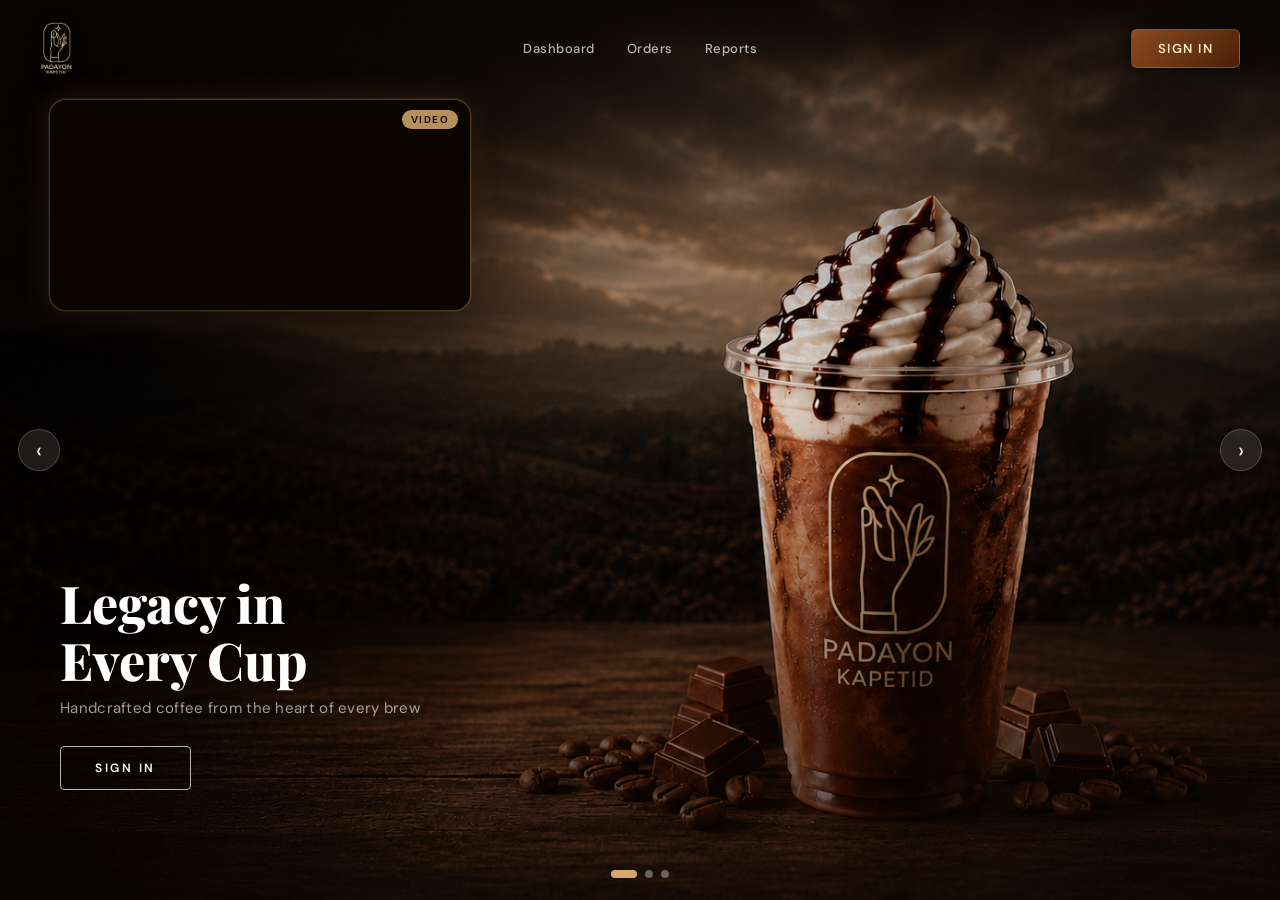
<file: customer-directory.html>
<!DOCTYPE html>
<html lang="en">
<head>
<script>(function(){var t=localStorage.getItem('pk_theme')||'light';document.documentElement.setAttribute('data-theme',t);})();</script>
<style>
/* SIDEBAR OVERRIDE */
.sidebar {
  position: fixed !important; top: 0 !important; left: 0 !important;
  height: 100% !important; width: 220px !important;
  background: #1A1A1A !important; z-index: 100 !important;
  transform: translateX(-100%) !important;
  transition: transform 0.28s cubic-bezier(.4,0,.2,1) !important;
  overflow: hidden !important; display: flex !important; flex-direction: column !important;
}
.sidebar.open { transform: translateX(0) !important; overflow: visible !important; }
.sidebar:not(.open) .logo-text,
.sidebar:not(.open) .nav-section-label,
.sidebar:not(.open) .nav-item span,
.sidebar:not(.open) .user-info,
.sidebar:not(.open) #logoutMenu { display: none !important; }
.sidebar.open .logo-text,
.sidebar.open .nav-section-label,
.sidebar.open .nav-item span,
.sidebar.open .user-info { display: block !important; }
.sidebar.open .nav-item { justify-content: flex-start !important; padding: 10px 12px !important; }
.sidebar.open .sidebar-user { justify-content: flex-start !important; }
.sidebar.open .sidebar-logo { justify-content: flex-start !important; padding: 22px 20px !important; }
.main-content { width: 100% !important; margin-left: 0 !important; }
.top-header { padding-left: 66px !important; }
.sidebar-backdrop { display: none; position: fixed; inset: 0; background: rgba(0,0,0,0.5); z-index: 99; backdrop-filter: blur(2px); }
.sidebar-backdrop.show { display: block; }
#sidebarToggle {
  display: flex !important; visibility: visible !important; opacity: 1 !important;
  position: fixed !important; top: 14px !important; left: 14px !important;
  z-index: 999999 !important; width: 42px !important; height: 42px !important;
  border-radius: 10px !important; background: #1A1A1A !important;
  border: none !important; cursor: pointer !important;
  flex-direction: column !important; align-items: center !important;
  justify-content: center !important; gap: 5px !important;
  box-shadow: 0 3px 14px rgba(0,0,0,0.4) !important; padding: 0 !important;
}
#sidebarToggle span {
  display: block !important; width: 20px !important; height: 2px !important;
  background: #C8A96E !important; border-radius: 2px !important; transition: 0.22s !important;
}
#sidebarToggle.open span:nth-child(1) { transform: translateY(7px) rotate(45deg) !important; }
#sidebarToggle.open span:nth-child(2) { opacity: 0 !important; }
#sidebarToggle.open span:nth-child(3) { transform: translateY(-7px) rotate(-45deg) !important; }
</style>
<meta charset="UTF-8">
<meta name="viewport" content="width=device-width, initial-scale=1.0">
<title>Customer Directory — Padayon Kapetid</title>
<link href="https://fonts.googleapis.com/css2?family=Playfair+Display:wght@700;800;900&family=DM+Sans:wght@300;400;500;600&family=Bebas+Neue&display=swap" rel="stylesheet">
<link rel="stylesheet" href="css/style.css?v=20260523">
<style>
/* ── LAYOUT ── */
*, *::before, *::after { box-sizing: border-box; }
body { overflow: hidden; }
.app-shell { display: flex; height: 100vh; overflow: hidden; }
.main-content { flex: 1; display: flex; flex-direction: column; overflow: hidden; min-width: 0; }
.top-header { height: 64px; flex-shrink: 0; background: var(--bg-card); border-bottom: 1.5px solid var(--border); display: flex; align-items: center; padding: 0 24px 0 66px; gap: 14px; }
.top-header h1 { font-family: 'Bebas Neue', sans-serif; font-size: 26px; letter-spacing: 2px; color: var(--text-dark); font-weight: 400; }
.header-spacer { flex: 1; }

/* ── FILTER BAR ── */
.filter-bar { display: flex; gap: 10px; align-items: center; padding: 12px 24px; background: var(--bg-card); border-bottom: 1.5px solid var(--border); flex-shrink: 0; flex-wrap: wrap; }
.search-wrap { display: flex; align-items: center; gap: 8px; background: var(--bg-main); border: 1.5px solid var(--border); border-radius: 10px; padding: 8px 14px; flex: 1; max-width: 320px; transition: 0.18s; }
.search-wrap:focus-within { border-color: var(--accent); background: var(--bg-card); box-shadow: 0 0 0 3px rgba(200,169,110,0.1); }
.search-wrap input { background: transparent; font-size: 13.5px; color: var(--text-dark); width: 100%; font-family: inherit; }
.search-icon { color: var(--text-light); font-size: 15px; }

/* ── PAGE BODY ── */
.page-body { flex: 1; overflow-y: auto; padding: 24px; display: flex; flex-direction: column; gap: 20px; }
.page-body::-webkit-scrollbar { width: 5px; }
.page-body::-webkit-scrollbar-thumb { background: var(--border); border-radius: 3px; }

/* ── KPI STRIP ── */
.kpi-strip { display: grid; grid-template-columns: repeat(4, 1fr); gap: 14px; }
.kpi-card { background: var(--bg-card); border: 1.5px solid var(--border); border-radius: 16px; padding: 18px 20px; position: relative; overflow: hidden; transition: 0.2s; }
.kpi-card:hover { transform: translateY(-2px); box-shadow: var(--shadow-md); }
.kpi-card.dark { background: #1A1A1A; border-color: #1A1A1A; }
.kpi-icon { position: absolute; top: 16px; right: 18px; font-size: 22px; opacity: 0.3; }
.kpi-label { font-size: 10.5px; font-weight: 700; text-transform: uppercase; letter-spacing: 1px; color: var(--text-light); margin-bottom: 6px; }
.kpi-card.dark .kpi-label { color: rgba(200,169,110,0.5); }
.kpi-value { font-family: 'Bebas Neue', sans-serif; font-size: 32px; color: var(--text-dark); letter-spacing: 0.5px; line-height: 1; }
.kpi-card.dark .kpi-value { color: #C8A96E; }
.kpi-sub { font-size: 11.5px; color: var(--text-light); margin-top: 4px; }
.kpi-card.dark .kpi-sub { color: rgba(255,255,255,0.25); }

/* ── SECTION CARD ── */
.section-card { background: var(--bg-card); border: 1.5px solid var(--border); border-radius: 18px; overflow: hidden; flex: 1; display: flex; flex-direction: column; }
.section-head { display: flex; align-items: center; justify-content: space-between; padding: 16px 22px; border-bottom: 1px solid var(--border); flex-shrink: 0; flex-wrap: wrap; gap: 10px; }
.section-title { font-family: 'Bebas Neue', sans-serif; font-size: 20px; letter-spacing: 1.5px; color: var(--text-dark); font-weight: 400; }
.section-sub { font-size: 12px; color: var(--text-light); margin-top: 2px; }
.section-actions { display: flex; gap: 8px; align-items: center; flex-wrap: wrap; }

/* ── CUSTOMER GRID ── */
.customer-grid { display: grid; grid-template-columns: repeat(auto-fill, minmax(300px, 1fr)); gap: 14px; padding: 20px 22px; }

/* ── CUSTOMER CARD ── */
.customer-card {
  background: var(--bg-main); border: 1.5px solid var(--border); border-radius: 16px;
  padding: 18px; display: flex; flex-direction: column; gap: 12px;
  transition: 0.2s; cursor: pointer; position: relative;
}
.customer-card:hover { border-color: var(--accent); box-shadow: var(--shadow-md); transform: translateY(-2px); }
.customer-card-head { display: flex; align-items: center; gap: 12px; }
.customer-avatar {
  width: 46px; height: 46px; border-radius: 50%; flex-shrink: 0;
  background: linear-gradient(135deg, #C8A96E, #D4BC8A);
  display: flex; align-items: center; justify-content: center;
  font-family: 'Bebas Neue', sans-serif; font-size: 20px; color: #1A1A1A; letter-spacing: 0.5px;
}
.customer-name { font-size: 15px; font-weight: 700; color: var(--text-dark); line-height: 1.2; }
.customer-phone { font-size: 12px; color: var(--text-light); margin-top: 2px; }
.customer-card-body { display: flex; flex-direction: column; gap: 6px; }
.customer-stat-row { display: flex; gap: 8px; }
.customer-stat { flex: 1; background: var(--bg-card); border: 1px solid var(--border); border-radius: 10px; padding: 8px 10px; text-align: center; }
.customer-stat-val { font-family: 'Bebas Neue', sans-serif; font-size: 18px; color: var(--accent); letter-spacing: 0.5px; display: block; line-height: 1; }
.customer-stat-lbl { font-size: 9.5px; text-transform: uppercase; letter-spacing: 0.7px; color: var(--text-light); display: block; margin-top: 2px; }
.customer-card-foot { display: flex; gap: 6px; }
.loyalty-bar-wrap { flex: 1; height: 5px; background: var(--border); border-radius: 3px; overflow: hidden; align-self: center; }
.loyalty-bar { height: 100%; background: linear-gradient(to right, #C8A96E, #D4BC8A); border-radius: 3px; transition: width 0.8s; }
.loyalty-pts { font-family: 'Bebas Neue', sans-serif; font-size: 14px; color: var(--accent); white-space: nowrap; letter-spacing: 0.5px; }

/* ── TIER BADGE ── */
.tier-badge { position: absolute; top: 14px; right: 14px; padding: 3px 9px; border-radius: 100px; font-size: 10px; font-weight: 700; }
.tier-bronze   { background: rgba(205,127,50,0.15); color: #A0622A; border: 1px solid rgba(205,127,50,0.3); }
.tier-silver   { background: rgba(170,170,170,0.15); color: #888; border: 1px solid rgba(170,170,170,0.3); }
.tier-gold     { background: rgba(200,169,110,0.2); color: #8B6840; border: 1px solid rgba(200,169,110,0.4); }
.tier-platinum { background: rgba(99,102,241,0.12); color: #4338CA; border: 1px solid rgba(99,102,241,0.3); }

/* ── BUTTONS ── */
.btn { display: inline-flex; align-items: center; gap: 7px; padding: 9px 18px; border-radius: 10px; font-size: 13px; font-weight: 600; cursor: pointer; transition: 0.18s; border: 1.5px solid transparent; font-family: inherit; }
.btn-primary { background: #1A1A1A; color: #C8A96E; border-color: #1A1A1A; }
.btn-primary:hover { background: #2a2a2a; box-shadow: 0 4px 14px rgba(0,0,0,0.2); }
.btn-ghost   { background: var(--bg-main); color: var(--text-mid); border-color: var(--border); }
.btn-ghost:hover { border-color: var(--accent); color: var(--text-dark); }
.btn-danger  { background: rgba(220,38,38,0.08); color: #B91C1C; border-color: rgba(220,38,38,0.2); }
.btn-danger:hover { background: rgba(220,38,38,0.15); }
.btn-success { background: rgba(76,175,125,0.1); color: #2E7D56; border-color: rgba(76,175,125,0.25); }
.btn-success:hover { background: rgba(76,175,125,0.18); }
.btn-sm { padding: 6px 12px; font-size: 12px; }
.btn:disabled { opacity: 0.45; cursor: not-allowed; pointer-events: none; }

/* ── MODAL ── */
.modal-overlay { position: fixed; inset: 0; background: rgba(26,20,10,0.55); backdrop-filter: blur(4px); z-index: 1000; display: flex; align-items: center; justify-content: center; opacity: 0; pointer-events: none; transition: opacity 0.2s; }
.modal-overlay.open { opacity: 1; pointer-events: all; }
.modal { background: var(--bg-card); border-radius: 22px; width: 520px; max-width: 96vw; max-height: 90vh; overflow: hidden; display: flex; flex-direction: column; box-shadow: 0 16px 50px rgba(0,0,0,0.22); transform: scale(0.95); transition: transform 0.2s; }
.modal-overlay.open .modal { transform: scale(1); }
.modal-head { display: flex; align-items: center; justify-content: space-between; padding: 20px 24px; border-bottom: 1px solid var(--border); }
.modal-title { font-family: 'Playfair Display', serif; font-size: 18px; font-weight: 800; }
.modal-close { width: 32px; height: 32px; border-radius: 50%; background: var(--bg-main); display: flex; align-items: center; justify-content: center; font-size: 18px; color: var(--text-mid); cursor: pointer; border: none; transition: 0.18s; }
.modal-close:hover { background: var(--border); }
.modal-body { overflow-y: auto; padding: 22px 24px; flex: 1; display: flex; flex-direction: column; gap: 16px; }
.modal-foot { padding: 16px 24px; border-top: 1px solid var(--border); display: flex; gap: 10px; justify-content: flex-end; flex-wrap: wrap; }

/* ── FORM ── */
.form-group { display: flex; flex-direction: column; gap: 6px; }
.form-label { font-size: 10.5px; font-weight: 700; text-transform: uppercase; letter-spacing: 0.9px; color: var(--text-mid); }
.form-input, .form-select, .form-textarea { width: 100%; padding: 10px 14px; border: 1.5px solid var(--border); border-radius: 10px; font-size: 13.5px; color: var(--text-dark); background: var(--bg-main); transition: 0.18s; font-family: inherit; }
.form-input:focus, .form-select:focus, .form-textarea:focus { border-color: var(--accent); outline: none; box-shadow: 0 0 0 3px rgba(200,169,110,0.12); background: var(--bg-card); }
.form-textarea { resize: vertical; min-height: 70px; }
.form-row { display: grid; grid-template-columns: 1fr 1fr; gap: 14px; }
.form-hint { font-size: 11.5px; color: var(--text-light); }

/* ── PAGINATION ── */
.pagination { display: flex; gap: 6px; align-items: center; justify-content: center; padding: 16px; border-top: 1px solid var(--border); flex-shrink: 0; }
.page-btn { width: 36px; height: 36px; border-radius: 8px; font-size: 13px; font-weight: 600; cursor: pointer; border: 1.5px solid var(--border); background: var(--bg-main); color: var(--text-mid); transition: 0.16s; font-family: inherit; }
.page-btn.active { background: #1A1A1A; color: #C8A96E; border-color: #1A1A1A; }
.page-btn:hover:not(.active):not(:disabled) { border-color: var(--accent); color: var(--text-dark); }
.page-btn:disabled { opacity: 0.35; cursor: not-allowed; }
.page-info { font-size: 12.5px; color: var(--text-light); padding: 0 8px; }

/* ── CUSTOMER DETAIL MODAL ── */
.detail-section { background: var(--bg-main); border-radius: 12px; padding: 14px 16px; }
.detail-section-title { font-size: 10.5px; font-weight: 700; text-transform: uppercase; letter-spacing: 0.9px; color: var(--text-light); margin-bottom: 10px; }
.detail-row { display: flex; justify-content: space-between; align-items: center; padding: 5px 0; font-size: 13px; border-bottom: 1px solid var(--border); }
.detail-row:last-child { border-bottom: none; }
.detail-label { color: var(--text-light); }
.detail-value { font-weight: 600; text-align: right; }
.detail-stats { display: grid; grid-template-columns: repeat(3, 1fr); gap: 10px; margin-top: 4px; }
.detail-stat-box { background: var(--bg-card); border: 1.5px solid var(--border); border-radius: 12px; padding: 12px; text-align: center; }
.detail-stat-val { font-family: 'Bebas Neue', sans-serif; font-size: 24px; color: var(--accent); display: block; line-height: 1; }
.detail-stat-lbl { font-size: 10px; text-transform: uppercase; letter-spacing: 0.7px; color: var(--text-light); display: block; margin-top: 3px; }

/* ── EMPTY STATE ── */
.empty-state { text-align: center; padding: 64px 24px; color: var(--text-light); }
.empty-icon { font-size: 48px; margin-bottom: 14px; }
.empty-state h3 { font-size: 17px; font-weight: 700; color: var(--text-mid); margin-bottom: 6px; }
.empty-state p { font-size: 13.5px; }

/* ── SORT BAR ── */
.sort-bar { display: flex; gap: 6px; align-items: center; flex-wrap: wrap; }
.sort-chip { padding: 5px 12px; border-radius: 100px; font-size: 12px; font-weight: 600; cursor: pointer; border: 1.5px solid var(--border); background: var(--bg-main); color: var(--text-mid); transition: 0.16s; font-family: inherit; }
.sort-chip.active { background: #1A1A1A; color: #C8A96E; border-color: #1A1A1A; }
.sort-chip:hover:not(.active) { border-color: var(--accent); color: var(--text-dark); }

/* ── SKELETON ── */
.skel { background: linear-gradient(90deg,var(--border) 25%,rgba(232,223,208,0.4) 50%,var(--border) 75%); background-size: 400% 100%; animation: shimmer 1.4s ease infinite; border-radius: 8px; }
@keyframes shimmer { 0%{background-position:100% 0} 100%{background-position:-100% 0} }

/* ── TOAST ── */
.toast-wrap { position: fixed; bottom: 20px; right: 20px; z-index: 9999; display: flex; flex-direction: column; gap: 8px; }
.toast { padding: 10px 16px; border-radius: 10px; background: #1A1A1A; color: #fff; font-size: 13px; font-weight: 500; box-shadow: 0 4px 16px rgba(0,0,0,0.2); animation: slideIn 0.3s ease; }
.toast.success { border-left: 3px solid #4CAF7D; }
.toast.error   { border-left: 3px solid #EF4444; }
@keyframes slideIn { from{transform:translateX(100%);opacity:0} to{transform:translateX(0);opacity:1} }

/* ── RESPONSIVE ── */
@media (max-width: 900px) { .kpi-strip { grid-template-columns: repeat(2, 1fr); } }
@media (max-width: 600px) {
  .customer-grid { grid-template-columns: 1fr; padding: 14px; }
  .form-row { grid-template-columns: 1fr; }
  .kpi-strip { grid-template-columns: repeat(2, 1fr); gap: 10px; }
  .page-body { padding: 14px; }
  .filter-bar { padding: 10px 14px; }
}
  /* ══════════════════════════════════════════════════════
     DARK MODE — Complete coverage
     ══════════════════════════════════════════════════════ */
  html[data-theme="dark"] {
    --bg-main:   #0F0F0F;
    --bg-card:   #181818;
    --bg-panel:  #181818;
    --border:    rgba(255,255,255,0.08);
    --text-dark: #F0EBE0;
    --text-mid:  #A09080;
    --text-light:#5A5046;
    --accent:    #C8A96E;
    --primary:   #1A1A1A;
    --shadow-sm: 0 2px 8px rgba(0,0,0,0.3);
    --shadow-md: 0 4px 20px rgba(0,0,0,0.4);
    --shadow-lg: 0 8px 32px rgba(0,0,0,0.5);
  }
  html[data-theme="dark"] body { background: #0F0F0F; color: #F0EBE0; }

  /* Layout */
  html[data-theme="dark"] .app-shell { background: #0F0F0F; }
  html[data-theme="dark"] .main-content { background: #0F0F0F; }

  /* Header */
  html[data-theme="dark"] .top-header { background: #111 !important; border-color: rgba(255,255,255,0.07) !important; }
  html[data-theme="dark"] .top-header h1 { color: #F0EBE0 !important; }

  /* Cards & Panels */
  html[data-theme="dark"] .kpi-card:not(.dark):not(.accent):not(.accent-card) { background: #181818; border-color: rgba(255,255,255,0.08); }
  html[data-theme="dark"] .kpi-card:not(.dark):not(.accent):not(.accent-card) .kpi-label { color: #5A5046; }
  html[data-theme="dark"] .kpi-card:not(.dark):not(.accent):not(.accent-card) .kpi-value { color: #F0EBE0; }
  html[data-theme="dark"] .kpi-card:not(.dark):not(.accent):not(.accent-card) .kpi-sub { color: #5A5046; }
  html[data-theme="dark"] .kpi-card:not(.dark):not(.accent):not(.accent-card) .kpi-footer { color: #5A5046; }
  html[data-theme="dark"] .chart-card { background: #181818; border-color: rgba(255,255,255,0.08); }
  html[data-theme="dark"] .panel { background: #181818; border-color: rgba(255,255,255,0.08); }
  html[data-theme="dark"] .section-card { background: #181818; border-color: rgba(255,255,255,0.08); }
  html[data-theme="dark"] .stat-card { background: #181818; border-color: rgba(255,255,255,0.08); }

  /* Section titles */
  html[data-theme="dark"] .section-title { color: #F0EBE0; }
  html[data-theme="dark"] .section-subtitle { color: #5A5046; }
  html[data-theme="dark"] .panel-title { color: #F0EBE0; }
  html[data-theme="dark"] .panel-head { border-color: rgba(255,255,255,0.08); }
  html[data-theme="dark"] .panel-badge { background: #222; border-color: rgba(255,255,255,0.08); color: #A09080; }
  html[data-theme="dark"] .section-head { border-color: rgba(255,255,255,0.08); }
  html[data-theme="dark"] .section-sub { color: #5A5046; }
  html[data-theme="dark"] .stat-label { color: #5A5046; }
  html[data-theme="dark"] .stat-value { color: #C8A96E; }
  html[data-theme="dark"] .stat-sub { color: #5A5046; }

  /* Charts — axis labels & gridlines */
  html[data-theme="dark"] .chart-card .section-title { color: #F0EBE0; }
  html[data-theme="dark"] .legend-item { color: #A09080; }
  html[data-theme="dark"] .donut-center-val { color: #F0EBE0; }
  html[data-theme="dark"] .donut-center-lbl { color: #5A5046; }
  html[data-theme="dark"] .donut-leg-item { color: #A09080; }
  html[data-theme="dark"] .cat-icon-wrap { background: #222; border-color: rgba(255,255,255,0.08); }
  html[data-theme="dark"] .cat-name { color: #F0EBE0; }
  html[data-theme="dark"] .cat-revenue { color: #F0EBE0; }
  html[data-theme="dark"] .cat-bar-wrap { background: rgba(255,255,255,0.06); }

  /* Tables */
  html[data-theme="dark"] .orders-table th,
  html[data-theme="dark"] .inv-table th { background: #111; color: #5A5046; border-color: rgba(255,255,255,0.06); }
  html[data-theme="dark"] .orders-table td,
  html[data-theme="dark"] .inv-table td { color: #F0EBE0; border-color: rgba(255,255,255,0.05); }
  html[data-theme="dark"] .orders-table tr:hover td,
  html[data-theme="dark"] .inv-table tr:hover td { background: rgba(255,255,255,0.03); }
  html[data-theme="dark"] .inv-table-wrap { background: #181818; }
  html[data-theme="dark"] .item-name { color: #F0EBE0; }
  html[data-theme="dark"] .item-cat  { color: #5A5046; }
  html[data-theme="dark"] .price-cell { color: #F0EBE0; }
  html[data-theme="dark"] .stock-bar-wrap { background: rgba(255,255,255,0.06); }
  html[data-theme="dark"] .action-btn { background: #222; border-color: rgba(255,255,255,0.1); color: #A09080; }
  html[data-theme="dark"] .action-btn:hover { border-color: #C8A96E; color: #C8A96E; background: rgba(200,169,110,0.08); }

  /* Search & filters */
  html[data-theme="dark"] .search-wrap { background: #181818; border-color: rgba(255,255,255,0.08); }
  html[data-theme="dark"] .search-wrap input { color: #F0EBE0; }
  html[data-theme="dark"] .search-box { background: #181818; border-color: rgba(255,255,255,0.08); }
  html[data-theme="dark"] .search-box input { color: #F0EBE0; }
  html[data-theme="dark"] .cat-select,
  html[data-theme="dark"] .cat-filter,
  html[data-theme="dark"] .form-select { background: #181818; border-color: rgba(255,255,255,0.08); color: #F0EBE0; }
  html[data-theme="dark"] .filter-bar { background: #111; border-color: rgba(255,255,255,0.07); }
  html[data-theme="dark"] .period-tab { background: #181818; border-color: rgba(255,255,255,0.08); color: #5A5046; }
  html[data-theme="dark"] .period-tab:hover:not(.active) { border-color: #C8A96E; color: #F0EBE0; }
  html[data-theme="dark"] .sort-chip { background: #181818; border-color: rgba(255,255,255,0.08); color: #5A5046; }
  html[data-theme="dark"] .sort-chip:hover:not(.active) { border-color: #C8A96E; color: #F0EBE0; }
  html[data-theme="dark"] .period-tabs { background: #181818; border-color: rgba(255,255,255,0.08); }

  /* Buttons */
  html[data-theme="dark"] .btn-ghost { background: #181818; border-color: rgba(255,255,255,0.08); color: #A09080; }
  html[data-theme="dark"] .btn-ghost:hover { border-color: #C8A96E; color: #F0EBE0; }
  html[data-theme="dark"] .btn-outline { background: #181818; border-color: rgba(255,255,255,0.08); color: #A09080; }
  html[data-theme="dark"] .btn-outline:hover { border-color: #C8A96E; color: #F0EBE0; }
  html[data-theme="dark"] .refresh-btn { background: #181818; border-color: rgba(255,255,255,0.08); color: #A09080; }
  html[data-theme="dark"] .refresh-btn:hover { border-color: #C8A96E; color: #C8A96E; }
  html[data-theme="dark"] .icon-btn { background: #181818; border-color: rgba(255,255,255,0.08); color: #A09080; }
  html[data-theme="dark"] .export-btn { background: #181818; border-color: rgba(255,255,255,0.08); color: #C8A96E; }
  html[data-theme="dark"] .page-btn { background: #181818; border-color: rgba(255,255,255,0.08); color: #A09080; }
  html[data-theme="dark"] .page-btn:hover:not(.active):not(:disabled) { border-color: #C8A96E; color: #F0EBE0; }

  /* Modals */
  html[data-theme="dark"] .modal,
  html[data-theme="dark"] .m-box { background: #181818; border-color: rgba(255,255,255,0.08); }
  html[data-theme="dark"] .modal-head,
  html[data-theme="dark"] .m-head { border-color: rgba(255,255,255,0.08); }
  html[data-theme="dark"] .modal-foot,
  html[data-theme="dark"] .m-footer { border-color: rgba(255,255,255,0.08); }
  html[data-theme="dark"] .modal-title,
  html[data-theme="dark"] .m-title { color: #F0EBE0; }
  html[data-theme="dark"] .modal-close,
  html[data-theme="dark"] .m-close { background: #222; color: #A09080; }
  html[data-theme="dark"] .modal-close:hover,
  html[data-theme="dark"] .m-close:hover { background: #2a2a2a; }
  html[data-theme="dark"] .form-input,
  html[data-theme="dark"] .modal-input,
  html[data-theme="dark"] .form-textarea,
  html[data-theme="dark"] .form-select { background: #111; border-color: rgba(255,255,255,0.1); color: #F0EBE0; }
  html[data-theme="dark"] .form-label,
  html[data-theme="dark"] .modal-label,
  html[data-theme="dark"] .form-label { color: #A09080; }
  html[data-theme="dark"] .form-hint { color: #5A5046; }
  html[data-theme="dark"] .form-input:focus,
  html[data-theme="dark"] .modal-input:focus,
  html[data-theme="dark"] .form-textarea:focus { border-color: #C8A96E; background: #181818; }

  /* Customer directory */
  html[data-theme="dark"] .customer-card { background: #181818; border-color: rgba(255,255,255,0.08); }
  html[data-theme="dark"] .customer-name { color: #F0EBE0; }
  html[data-theme="dark"] .customer-phone { color: #5A5046; }
  html[data-theme="dark"] .customer-stat { background: #111; border-color: rgba(255,255,255,0.06); }
  html[data-theme="dark"] .customer-stat-lbl { color: #5A5046; }
  html[data-theme="dark"] .loyalty-bar-wrap { background: rgba(255,255,255,0.06); }
  html[data-theme="dark"] .tier-platinum { background: rgba(99,102,241,0.2); color: #818CF8; border-color: rgba(99,102,241,0.4); }
  html[data-theme="dark"] .tier-gold { background: rgba(200,169,110,0.2); color: #C8A96E; border-color: rgba(200,169,110,0.4); }
  html[data-theme="dark"] .tier-silver { background: rgba(200,200,200,0.15); color: #C0C0C0; border-color: rgba(200,200,200,0.3); }
  html[data-theme="dark"] .tier-bronze { background: rgba(205,127,50,0.2); color: #CD7F32; border-color: rgba(205,127,50,0.4); }
  html[data-theme="dark"] .detail-section { background: #111; }
  html[data-theme="dark"] .detail-section-title { color: #5A5046; }
  html[data-theme="dark"] .detail-row { border-color: rgba(255,255,255,0.05); }
  html[data-theme="dark"] .detail-label { color: #5A5046; }
  html[data-theme="dark"] .detail-value { color: #F0EBE0; }
  html[data-theme="dark"] .detail-stat-box { background: #181818; border-color: rgba(255,255,255,0.08); }
  html[data-theme="dark"] .detail-stat-lbl { color: #5A5046; }

  /* Inventory */
  html[data-theme="dark"] .cat-icon-box { background: #222; border-color: rgba(255,255,255,0.08); }
  html[data-theme="dark"] .cat-info .cat-name { color: #F0EBE0; }
  html[data-theme="dark"] .cat-items-count { color: #5A5046; }
  html[data-theme="dark"] .cat-val { color: #F0EBE0; }
  html[data-theme="dark"] .alert-item { border-color: rgba(255,255,255,0.05); }
  html[data-theme="dark"] .alert-name { color: #F0EBE0; }
  html[data-theme="dark"] .alert-detail { color: #5A5046; }
  html[data-theme="dark"] .no-alerts { color: #5A5046; }
  html[data-theme="dark"] .item-emoji { background: #222; border-color: rgba(255,255,255,0.08); }
  html[data-theme="dark"] .modal { background: #181818; }
  html[data-theme="dark"] .modal-title { color: #F0EBE0; }
  html[data-theme="dark"] .modal-cancel { background: #222; border-color: rgba(255,255,255,0.1); color: #A09080; }
  html[data-theme="dark"] .modal-input { background: #111; border-color: rgba(255,255,255,0.1); color: #F0EBE0; }

  /* Orders page */
  html[data-theme="dark"] .status-tab { background: #181818; border-color: rgba(255,255,255,0.08); color: #5A5046; }
  html[data-theme="dark"] .status-tab.active { background: #1A1A1A; color: #C8A96E; }
  html[data-theme="dark"] .strip-label { color: #5A5046; }
  html[data-theme="dark"] .strip-value { color: #F0EBE0; }
  html[data-theme="dark"] .strip-sub { color: #5A5046; }
  html[data-theme="dark"] .panel-count { color: #5A5046; }
  html[data-theme="dark"] .order-id { color: #F0EBE0; }
  html[data-theme="dark"] .o-modal-body { background: #181818; }
  html[data-theme="dark"] .detail-label { color: #5A5046; }
  html[data-theme="dark"] .detail-value { color: #F0EBE0; }
  html[data-theme="dark"] .totals-block { background: #111; }
  html[data-theme="dark"] .item-qty { background: #222; border-color: rgba(255,255,255,0.08); color: #F0EBE0; }
  html[data-theme="dark"] .o-modal-close { background: #222; color: #A09080; }

  /* Sales report */
  html[data-theme="dark"] .summary-card { background: #181818; border-color: rgba(255,255,255,0.08); }
  html[data-theme="dark"] .summary-card .card-label { color: #5A5046; }
  html[data-theme="dark"] .summary-card .card-value { color: #C8A96E; }
  html[data-theme="dark"] .summary-card .card-sub { color: #5A5046; }
  html[data-theme="dark"] .report-grid .panel { background: #181818; border-color: rgba(255,255,255,0.08); }
  html[data-theme="dark"] .bar-label { color: #5A5046; }
  html[data-theme="dark"] .bar-val { color: #A09080; }
  html[data-theme="dark"] .item-name { color: #F0EBE0; }
  html[data-theme="dark"] .item-cat { color: #5A5046; }
  html[data-theme="dark"] .item-qty { color: #5A5046; }
  html[data-theme="dark"] .item-rev { color: #C8A96E; }
  html[data-theme="dark"] .cat-amt { color: #A09080; }
  html[data-theme="dark"] .date-field { background: #181818; border-color: rgba(255,255,255,0.08); color: #A09080; }
  html[data-theme="dark"] .date-field input[type="date"] { color: #F0EBE0; background: transparent; }

  /* Shift & Cash log */
  html[data-theme="dark"] .tab-bar { background: #111; border-color: rgba(255,255,255,0.07); }
  html[data-theme="dark"] .tab-btn { color: #5A5046; }
  html[data-theme="dark"] .tab-btn.active { color: #F0EBE0; background: #181818; border-color: rgba(255,255,255,0.08) rgba(255,255,255,0.08) #0F0F0F; }
  html[data-theme="dark"] .shift-banner { background: #181818; border-color: rgba(255,255,255,0.08); }
  html[data-theme="dark"] .shift-banner-title { color: #F0EBE0; }
  html[data-theme="dark"] .shift-banner-meta { color: #5A5046; }
  html[data-theme="dark"] .cash-log-row { border-color: rgba(255,255,255,0.05); }
  html[data-theme="dark"] .cash-log-type { color: #A09080; }
  html[data-theme="dark"] .cash-log-desc { color: #5A5046; }
  html[data-theme="dark"] .cash-log-amt { color: #F0EBE0; }
  html[data-theme="dark"] .shift-row { border-color: rgba(255,255,255,0.05); }
  html[data-theme="dark"] .shift-id { color: #F0EBE0; }
  html[data-theme="dark"] .shift-cashier { color: #A09080; }
  html[data-theme="dark"] .shift-date { color: #5A5046; }
  html[data-theme="dark"] .variance-pos { color: #4CAF7D; }
  html[data-theme="dark"] .variance-neg { color: #EF4444; }

  /* Menu management */
  html[data-theme="dark"] .menu-card { background: #181818; border-color: rgba(255,255,255,0.08); }
  html[data-theme="dark"] .menu-card-top { background: #222; }
  html[data-theme="dark"] .menu-card-cat { color: #C8A96E; }
  html[data-theme="dark"] .menu-card-name { color: #F0EBE0; }
  html[data-theme="dark"] .menu-card-desc { color: #5A5046; }
  html[data-theme="dark"] .menu-card-price { color: #F0EBE0; }
  html[data-theme="dark"] .card-btn { background: #222; border-color: rgba(255,255,255,0.08); color: #A09080; }
  html[data-theme="dark"] .card-btn:hover { border-color: #C8A96E; background: rgba(200,169,110,0.1); }
  html[data-theme="dark"] .cat-table th { background: #111; color: #5A5046; border-color: rgba(255,255,255,0.06); }
  html[data-theme="dark"] .cat-table td { border-color: rgba(255,255,255,0.05); color: #F0EBE0; }
  html[data-theme="dark"] .cat-table tr:hover td { background: rgba(255,255,255,0.03); }
  html[data-theme="dark"] .view-tab { background: #181818; border-color: rgba(255,255,255,0.08); color: #5A5046; }
  html[data-theme="dark"] .view-tab.active { background: #1A1A1A; color: #C8A96E; }
  html[data-theme="dark"] .img-upload-drop { background: #111; border-color: rgba(255,255,255,0.1); }
  html[data-theme="dark"] .img-upload-drop:hover { border-color: #C8A96E; background: rgba(200,169,110,0.04); }
  html[data-theme="dark"] .toggle-label { color: #F0EBE0; }
  html[data-theme="dark"] .toggle-sub { color: #5A5046; }
  html[data-theme="dark"] .toggle-slider { background: rgba(255,255,255,0.1); }

  /* Scrollbars in dark mode */
  html[data-theme="dark"] ::-webkit-scrollbar-thumb { background: rgba(255,255,255,0.1); }
  html[data-theme="dark"] ::-webkit-scrollbar-track { background: transparent; }

  /* Skeleton shimmer in dark mode */
  html[data-theme="dark"] .skel,
  html[data-theme="dark"] .skeleton { background: linear-gradient(90deg,#1e1e1e 25%,#2a2a2a 50%,#1e1e1e 75%); background-size:400% 100%; }


  html[data-theme="dark"] body { background: #0F0F0F; color: #F0EBE0; }
  html[data-theme="dark"] .top-header { background: #111 !important; border-color: rgba(255,255,255,0.07) !important; }
  html[data-theme="dark"] .top-header h1 { color: #F0EBE0 !important; }
  html[data-theme="dark"] .page-body { background: #0F0F0F; }
  html[data-theme="dark"] .filter-bar { background: #111 !important; border-color: rgba(255,255,255,0.07) !important; }
  html[data-theme="dark"] .kpi-card { background: #181818 !important; border-color: rgba(255,255,255,0.08) !important; }
  html[data-theme="dark"] .kpi-label { color: #5A5046 !important; }
  html[data-theme="dark"] .kpi-value { color: #F0EBE0 !important; }
  html[data-theme="dark"] .kpi-sub { color: #5A5046 !important; }
  html[data-theme="dark"] .customer-card { background: #181818 !important; border-color: rgba(255,255,255,0.08) !important; }
  html[data-theme="dark"] .customer-card:hover { border-color: rgba(200,169,110,0.4) !important; }
  html[data-theme="dark"] .customer-avatar { background: #2a2a2a !important; border-color: rgba(255,255,255,0.1) !important; color: #C8A96E !important; }
  html[data-theme="dark"] .customer-name { color: #F0EBE0 !important; }
  html[data-theme="dark"] .customer-phone,
  html[data-theme="dark"] .customer-email { color: #5A5046 !important; }
  html[data-theme="dark"] .customer-stat { background: #111 !important; border-color: rgba(255,255,255,0.06) !important; }
  html[data-theme="dark"] .customer-stat-lbl { color: #5A5046 !important; }
  html[data-theme="dark"] .customer-stat-val { color: #F0EBE0 !important; }
  html[data-theme="dark"] .loyalty-bar-wrap { background: rgba(255,255,255,0.06) !important; }
  html[data-theme="dark"] .tier-badge { border: 1.5px solid; }
  html[data-theme="dark"] .tier-platinum { background: rgba(99,102,241,0.18) !important; color: #818CF8 !important; border-color: rgba(99,102,241,0.35) !important; }
  html[data-theme="dark"] .tier-gold { background: rgba(200,169,110,0.18) !important; color: #C8A96E !important; border-color: rgba(200,169,110,0.35) !important; }
  html[data-theme="dark"] .tier-silver { background: rgba(180,180,180,0.15) !important; color: #C0C0C0 !important; border-color: rgba(180,180,180,0.3) !important; }
  html[data-theme="dark"] .tier-bronze { background: rgba(205,127,50,0.18) !important; color: #CD9A5A !important; border-color: rgba(205,127,50,0.35) !important; }
  html[data-theme="dark"] .card-actions .card-btn { background: #222 !important; border-color: rgba(255,255,255,0.08) !important; color: #A09080 !important; }
  html[data-theme="dark"] .card-actions .card-btn:hover { border-color: #C8A96E !important; color: #C8A96E !important; }
  html[data-theme="dark"] .search-box { background: #181818 !important; border-color: rgba(255,255,255,0.08) !important; }
  html[data-theme="dark"] .search-box input { color: #F0EBE0 !important; }
  html[data-theme="dark"] .sort-chip { background: #181818 !important; border-color: rgba(255,255,255,0.08) !important; color: #5A5046 !important; }
  html[data-theme="dark"] .sort-chip.active { background: #1A1A1A !important; color: #C8A96E !important; border-color: #C8A96E !important; }
  html[data-theme="dark"] .icon-btn { background: #181818 !important; border-color: rgba(255,255,255,0.08) !important; color: #A09080 !important; }
  html[data-theme="dark"] .m-box { background: #181818 !important; border-color: rgba(255,255,255,0.1) !important; }
  html[data-theme="dark"] .m-head { border-color: rgba(255,255,255,0.08) !important; }
  html[data-theme="dark"] .m-title { color: #F0EBE0 !important; }
  html[data-theme="dark"] .m-close { background: #222 !important; color: #A09080 !important; }
  html[data-theme="dark"] .m-footer { border-color: rgba(255,255,255,0.08) !important; }
  html[data-theme="dark"] .form-label { color: #A09080 !important; }
  html[data-theme="dark"] .form-input,
  html[data-theme="dark"] .form-textarea,
  html[data-theme="dark"] .form-select { background: #111 !important; border-color: rgba(255,255,255,0.1) !important; color: #F0EBE0 !important; }
  html[data-theme="dark"] .form-hint { color: #5A5046 !important; }
  html[data-theme="dark"] .detail-section { background: #111 !important; border-radius: 10px; }
  html[data-theme="dark"] .detail-section-title { color: #5A5046 !important; }
  html[data-theme="dark"] .detail-row { border-color: rgba(255,255,255,0.05) !important; }
  html[data-theme="dark"] .detail-label { color: #5A5046 !important; }
  html[data-theme="dark"] .detail-value { color: #F0EBE0 !important; }
  html[data-theme="dark"] .detail-stat-box { background: #181818 !important; border-color: rgba(255,255,255,0.08) !important; }
  html[data-theme="dark"] .detail-stat-lbl { color: #5A5046 !important; }
  html[data-theme="dark"] .detail-stat-val { color: #F0EBE0 !important; }
  html[data-theme="dark"] .drawer-panel { background: #181818 !important; border-color: rgba(255,255,255,0.08) !important; }
  html[data-theme="dark"] .page-btn { background: #181818; border-color: rgba(255,255,255,0.08); color: #A09080; }
  html[data-theme="dark"] .page-btn.active { background: #C8A96E; border-color: #C8A96E; color: #fff; }
  html[data-theme="dark"] .empty-state { color: #5A5046; }
  html[data-theme="dark"] .empty-state p { color: #5A5046; }
</style>
</head>
<body>
<div class="sidebar-backdrop" id="sidebarBackdrop"></div>
<button id="sidebarToggle" onclick="toggleSidebarNav()" aria-label="Toggle menu">
  <span></span><span></span><span></span>
</button>

<div class="app-shell">
  <aside class="sidebar" id="sidebar"></aside>

  <div class="main-content">
    <!-- HEADER -->
    <header class="top-header">
      <h1>👥 CUSTOMER DIRECTORY</h1>
      <div class="header-spacer"></div>
      <button class="btn btn-ghost btn-sm" onclick="importFromOrders()" id="importBtn" title="Import all unique customer names from past orders">⬇ Import from Orders</button>
      <button class="btn btn-primary" onclick="openAddModal()">+ Add Customer</button>
    </header>

    <!-- FILTER BAR -->
    <div class="filter-bar">
      <div class="search-wrap">
        <span class="search-icon">🔍</span>
        <input type="text" id="searchInput" placeholder="Search name, phone, email…" oninput="handleSearch()">
      </div>
      <div class="sort-bar">
        <button class="sort-chip active" onclick="setSort('name','ASC',this)">A–Z</button>
        <button class="sort-chip" onclick="setSort('total_spent','DESC',this)">Top Spenders</button>
        <button class="sort-chip" onclick="setSort('visit_count','DESC',this)">Most Visits</button>
        <button class="sort-chip" onclick="setSort('loyalty_pts','DESC',this)">Most Points</button>
        <button class="sort-chip" onclick="setSort('last_visit','DESC',this)">Recent</button>
      </div>
      <div class="header-spacer"></div>
      <span id="totalCount" style="font-size:12.5px;color:var(--text-light);white-space:nowrap"></span>
    </div>

    <!-- PAGE BODY -->
    <div class="page-body" id="pageBody">

      <!-- KPI Strip -->
      <div class="kpi-strip" id="kpiStrip">
        <div class="kpi-card skel" style="height:96px"></div>
        <div class="kpi-card skel" style="height:96px"></div>
        <div class="kpi-card skel" style="height:96px"></div>
        <div class="kpi-card skel" style="height:96px"></div>
      </div>

      <!-- Customer Grid Card -->
      <div class="section-card">
        <div class="section-head">
          <div>
            <div class="section-title">ALL CUSTOMERS</div>
            <div class="section-sub" id="gridSubtitle">Loading customers…</div>
          </div>
          <div class="section-actions">
            <select class="form-select" style="width:auto;padding:7px 12px;font-size:12px" id="tierFilter" onchange="loadCustomers()">
              <option value="">All Tiers</option>
              <option value="bronze">Bronze</option>
              <option value="silver">Silver</option>
              <option value="gold">Gold</option>
              <option value="platinum">Platinum</option>
            </select>
          </div>
        </div>

        <!-- Grid -->
        <div class="customer-grid" id="customerGrid">
          ${[...Array(6)].map(() => '<div class="skel" style="height:180px;border-radius:16px"></div>').join('')}
        </div>

        <!-- Pagination -->
        <div class="pagination" id="paginationWrap" style="display:none"></div>
      </div>

    </div><!-- /page-body -->
  </div>
</div>

<!-- ═══════════ MODAL: ADD / EDIT CUSTOMER ═══════════ -->
<div class="modal-overlay" id="customerFormModal">
  <div class="modal">
    <div class="modal-head">
      <div class="modal-title" id="formModalTitle">➕ Add New Customer</div>
      <button class="modal-close" onclick="closeModal('customerFormModal')">✕</button>
    </div>
    <div class="modal-body">
      <input type="hidden" id="edit_id">
      <div class="form-group">
        <label class="form-label">Full Name *</label>
        <input type="text" class="form-input" id="cf_name" placeholder="Customer's full name">
      </div>
      <div class="form-row">
        <div class="form-group">
          <label class="form-label">Phone Number</label>
          <input type="tel" class="form-input" id="cf_phone" placeholder="09XX-XXX-XXXX">
        </div>
        <div class="form-group">
          <label class="form-label">Email Address</label>
          <input type="email" class="form-input" id="cf_email" placeholder="email@example.com">
        </div>
      </div>
      <div class="form-group">
        <label class="form-label">Address</label>
        <input type="text" class="form-input" id="cf_address" placeholder="Street, Barangay, City">
      </div>
      <div class="form-row">
        <div class="form-group">
          <label class="form-label">Birthday</label>
          <input type="date" class="form-input" id="cf_birthday">
        </div>
        <div class="form-group">
          <label class="form-label">Status</label>
          <select class="form-select" id="cf_active">
            <option value="1">Active</option>
            <option value="0">Inactive</option>
          </select>
        </div>
      </div>
      <div class="form-group">
        <label class="form-label">Notes</label>
        <textarea class="form-textarea" id="cf_notes" placeholder="Preferences, allergies, special requests…"></textarea>
      </div>
    </div>
    <div class="modal-foot">
      <button class="btn btn-ghost" onclick="closeModal('customerFormModal')">Cancel</button>
      <button class="btn btn-primary" id="formSaveBtn" onclick="saveCustomer()">Save Customer</button>
    </div>
  </div>
</div>

<!-- ═══════════ MODAL: CUSTOMER DETAIL ═══════════ -->
<div class="modal-overlay" id="customerDetailModal">
  <div class="modal" style="width:560px">
    <div class="modal-head">
      <div style="display:flex;align-items:center;gap:12px">
        <div id="detailAvatar" style="width:44px;height:44px;border-radius:50%;background:linear-gradient(135deg,#C8A96E,#D4BC8A);display:flex;align-items:center;justify-content:center;font-family:'Bebas Neue',sans-serif;font-size:19px;color:#1A1A1A;flex-shrink:0"></div>
        <div>
          <div class="modal-title" id="detailName">Customer</div>
          <div id="detailBadge" style="margin-top:3px"></div>
        </div>
      </div>
      <button class="modal-close" onclick="closeModal('customerDetailModal')">✕</button>
    </div>
    <div class="modal-body" id="detailBody" style="gap:14px">
      <p style="color:var(--text-light)">Loading…</p>
    </div>
    <div class="modal-foot">
      <button class="btn btn-danger btn-sm" id="detailDeleteBtn">🗑 Delete</button>
      <div style="flex:1"></div>
      <button class="btn btn-success btn-sm" id="detailPointsBtn">⭐ Add Points</button>
      <button class="btn btn-ghost btn-sm" onclick="closeModal('customerDetailModal')">Close</button>
      <button class="btn btn-primary btn-sm" id="detailEditBtn">✏ Edit</button>
    </div>
  </div>
</div>

<!-- ═══════════ MODAL: ADD POINTS ═══════════ -->
<div class="modal-overlay" id="pointsModal">
  <div class="modal" style="width:380px">
    <div class="modal-head">
      <div class="modal-title">⭐ Add Loyalty Points</div>
      <button class="modal-close" onclick="closeModal('pointsModal')">✕</button>
    </div>
    <div class="modal-body">
      <p style="font-size:13px;color:var(--text-mid)">Manually add points to <strong id="ptsCustName">this customer</strong>.</p>
      <div class="form-group">
        <label class="form-label">Points to Add</label>
        <input type="number" class="form-input" id="pts_amount" placeholder="e.g. 10" min="1" step="1">
        <span class="form-hint">1 point = ₱50 spent (auto-earned on each order)</span>
      </div>
      <div class="form-group">
        <label class="form-label">Reason</label>
        <input type="text" class="form-input" id="pts_reason" placeholder="e.g. Birthday bonus, promotion…">
      </div>
    </div>
    <div class="modal-foot">
      <button class="btn btn-ghost" onclick="closeModal('pointsModal')">Cancel</button>
      <button class="btn btn-success" onclick="doAddPoints()">Add Points</button>
    </div>
  </div>
</div>

<!-- ═══════════ MODAL: DELETE CONFIRM ═══════════ -->
<div class="modal-overlay" id="deleteModal">
  <div class="modal" style="width:380px">
    <div class="modal-head">
      <div class="modal-title">🗑 Delete Customer</div>
      <button class="modal-close" onclick="closeModal('deleteModal')">✕</button>
    </div>
    <div class="modal-body">
      <p style="font-size:13.5px;color:var(--text-mid)">Are you sure you want to permanently delete <strong id="delCustName">this customer</strong>? This action cannot be undone.</p>
    </div>
    <div class="modal-foot">
      <button class="btn btn-ghost" onclick="closeModal('deleteModal')">Cancel</button>
      <button class="btn btn-danger" onclick="doDelete()">Delete Permanently</button>
    </div>
  </div>
</div>

<div class="toast-wrap" id="toastWrap"></div>

<script src="js/auth-check.js"></script>
<script>
const _user = requireLogin(['admin','cashier']);
if (_user) buildNav('customers', _user);
</script>

<script>
/* ══════════════════════════════════════════════════════════════
   CUSTOMER DIRECTORY — FRONTEND LOGIC
   ══════════════════════════════════════════════════════════════ */

const API = './php/customers.php';
let currentPage = 0;
const PAGE_SIZE  = 18;
let sortField    = 'name';
let sortDir      = 'ASC';
let searchTimer  = null;
let activeDetailId = null;

// ── INIT ──────────────────────────────────────────────────────────
window.addEventListener('DOMContentLoaded', () => {
  loadKPIs();
  loadCustomers();
});

// ── API HELPER ────────────────────────────────────────────────────
async function api(action, method = 'GET', body = null, extra = '') {
  try {
    const opts = { method, headers: { 'Content-Type': 'application/json' } };
    if (body) opts.body = JSON.stringify(body);
    const res  = await fetch(`${API}?action=${action}${extra}`, opts);
    const data = await res.json();
    if (data && data.error) { toast(data.error, 'error'); return null; }
    return data;
  } catch(e) {
    toast('Server unreachable — check PHP backend', 'error');
    return null;
  }
}

// ── TOAST ──────────────────────────────────────────────────────────
function toast(msg, type = 'success') {
  const wrap = document.getElementById('toastWrap');
  const el   = document.createElement('div');
  el.className = `toast ${type}`;
  el.textContent = (type === 'success' ? '✓ ' : '⚠ ') + msg;
  wrap.appendChild(el);
  setTimeout(() => el.remove(), 3000);
}

// ── FORMATTERS ────────────────────────────────────────────────────
function php(n) { return '₱' + parseFloat(n || 0).toLocaleString('en-PH', { minimumFractionDigits: 2 }); }
function fmtDate(str) {
  if (!str || str === '0000-00-00') return '—';
  return new Date(str).toLocaleDateString('en-PH', { year: 'numeric', month: 'short', day: 'numeric' });
}
function fmtDT(str) {
  if (!str) return '—';
  return new Date(str).toLocaleDateString('en-PH', { month: 'short', day: 'numeric', year: 'numeric' });
}
function initials(name) {
  return (name || 'U').split(' ').map(w => w[0]).join('').slice(0, 2).toUpperCase();
}
function getTier(pts) {
  if (pts >= 500) return { label: '💎 Platinum', cls: 'tier-platinum' };
  if (pts >= 200) return { label: '🥇 Gold',     cls: 'tier-gold' };
  if (pts >= 50)  return { label: '🥈 Silver',   cls: 'tier-silver' };
  return                  { label: '🥉 Bronze',  cls: 'tier-bronze' };
}

// ── KPIs ──────────────────────────────────────────────────────────
async function loadKPIs() {
  const data = await api('summary');
  const strip = document.getElementById('kpiStrip');
  if (!data) {
    strip.innerHTML = `<div class="kpi-card"><div class="kpi-label">Customers</div><div class="kpi-value">—</div></div>`.repeat(4);
    return;
  }
  strip.innerHTML = `
    <div class="kpi-card dark">
      <span class="kpi-icon">👥</span>
      <div class="kpi-label">Total Customers</div>
      <div class="kpi-value">${parseInt(data.total_customers) || 0}</div>
      <div class="kpi-sub">${parseInt(data.active_customers) || 0} active</div>
    </div>
    <div class="kpi-card">
      <span class="kpi-icon">💰</span>
      <div class="kpi-label">Total Revenue</div>
      <div class="kpi-value">${php(data.total_revenue).replace('₱','₱').slice(0, 9)}</div>
      <div class="kpi-sub">Across all customers</div>
    </div>
    <div class="kpi-card">
      <span class="kpi-icon">⭐</span>
      <div class="kpi-label">Loyalty Points</div>
      <div class="kpi-value">${parseInt(data.total_pts) || 0}</div>
      <div class="kpi-sub">Total outstanding</div>
    </div>
    <div class="kpi-card">
      <span class="kpi-icon">🕐</span>
      <div class="kpi-label">Recent Visitors</div>
      <div class="kpi-value">${parseInt(data.recent_visitors) || 0}</div>
      <div class="kpi-sub">Last 30 days</div>
    </div>
  `;
}

// ── LOAD CUSTOMERS ────────────────────────────────────────────────
async function loadCustomers() {
  const q = document.getElementById('searchInput').value.trim();
  document.getElementById('customerGrid').innerHTML = Array(6).fill('<div class="skel" style="height:180px;border-radius:16px"></div>').join('');

  let data;
  if (q.length >= 2) {
    data = await api('search', 'GET', null, `&q=${encodeURIComponent(q)}`);
    if (data) {
      renderGrid(data);
      document.getElementById('gridSubtitle').textContent = `${data.length} result${data.length !== 1 ? 's' : ''} for "${q}"`;
      document.getElementById('paginationWrap').style.display = 'none';
    }
    return;
  }

  const offset = currentPage * PAGE_SIZE;
  data = await api('list', 'GET', null, `&limit=${PAGE_SIZE}&offset=${offset}&sort=${sortField}&dir=${sortDir}`);
  if (!data) return;

  renderGrid(data.customers || []);
  const total = parseInt(data.total) || 0;
  document.getElementById('gridSubtitle').textContent = `${total} customer${total !== 1 ? 's' : ''}`;
  document.getElementById('totalCount').textContent = `Showing ${Math.min(offset + 1, total)}–${Math.min(offset + PAGE_SIZE, total)} of ${total}`;
  renderPagination(total);
}

function renderGrid(customers) {
  const grid = document.getElementById('customerGrid');
  if (!customers.length) {
    grid.innerHTML = `<div style="grid-column:1/-1"><div class="empty-state"><div class="empty-icon">👤</div><h3>No Customers Found</h3><p>Add your first customer to get started.</p><button class="btn btn-primary" onclick="openAddModal()" style="margin-top:16px">+ Add Customer</button></div></div>`;
    return;
  }

  grid.innerHTML = customers.map(c => {
    const tier   = getTier(parseInt(c.loyalty_pts) || 0);
    const maxPts = tier.label.includes('Platinum') ? 1000 : tier.label.includes('Gold') ? 500 : tier.label.includes('Silver') ? 200 : 100;
    const pct    = Math.min(100, Math.round(((parseInt(c.loyalty_pts) || 0) / maxPts) * 100));
    return `
      <div class="customer-card" onclick="viewDetail(${c.id})">
        <span class="tier-badge ${tier.cls}">${tier.label}</span>
        <div class="customer-card-head">
          <div class="customer-avatar">${initials(c.name)}</div>
          <div>
            <div class="customer-name">${c.name}</div>
            <div class="customer-phone">${c.phone || c.email || 'No contact info'}</div>
          </div>
        </div>
        <div class="customer-stat-row">
          <div class="customer-stat">
            <span class="customer-stat-val">${parseInt(c.visit_count) || 0}</span>
            <span class="customer-stat-lbl">Visits</span>
          </div>
          <div class="customer-stat">
            <span class="customer-stat-val">${formatCompact(c.total_spent)}</span>
            <span class="customer-stat-lbl">Spent</span>
          </div>
          <div class="customer-stat">
            <span class="customer-stat-val">${parseInt(c.loyalty_pts) || 0}</span>
            <span class="customer-stat-lbl">Points</span>
          </div>
        </div>
        <div class="customer-card-foot">
          <span class="loyalty-pts">⭐ ${parseInt(c.loyalty_pts) || 0} pts</span>
          <div class="loyalty-bar-wrap" style="margin:0 8px">
            <div class="loyalty-bar" style="width:${pct}%"></div>
          </div>
          <span style="font-size:11px;color:var(--text-light)">${c.last_visit ? fmtDate(c.last_visit) : 'No visits yet'}</span>
        </div>
      </div>
    `;
  }).join('');
}

function formatCompact(n) {
  n = parseFloat(n) || 0;
  if (n >= 1000) return '₱' + (n / 1000).toFixed(1) + 'K';
  return '₱' + n.toFixed(0);
}

// ── PAGINATION ────────────────────────────────────────────────────
function renderPagination(total) {
  const pages = Math.ceil(total / PAGE_SIZE);
  const wrap  = document.getElementById('paginationWrap');
  if (pages <= 1) { wrap.style.display = 'none'; return; }
  wrap.style.display = 'flex';
  const html = [];
  html.push(`<button class="page-btn" onclick="gotoPage(${currentPage-1})" ${currentPage===0?'disabled':''}>‹</button>`);
  for (let i = 0; i < pages; i++) {
    if (pages > 7 && Math.abs(i - currentPage) > 2 && i !== 0 && i !== pages-1) {
      if (i === 1 || i === pages-2) html.push('<span style="color:var(--text-light);padding:0 4px">…</span>');
      continue;
    }
    html.push(`<button class="page-btn ${i===currentPage?'active':''}" onclick="gotoPage(${i})">${i+1}</button>`);
  }
  html.push(`<button class="page-btn" onclick="gotoPage(${currentPage+1})" ${currentPage>=pages-1?'disabled':''}>›</button>`);
  wrap.innerHTML = html.join('');
}

function gotoPage(p) { currentPage = p; loadCustomers(); }

// ── SORT ──────────────────────────────────────────────────────────
function setSort(field, dir, btn) {
  sortField = field; sortDir = dir; currentPage = 0;
  document.querySelectorAll('.sort-chip').forEach(b => b.classList.remove('active'));
  btn.classList.add('active');
  loadCustomers();
}

// ── SEARCH ────────────────────────────────────────────────────────
function handleSearch() {
  clearTimeout(searchTimer);
  searchTimer = setTimeout(() => { currentPage = 0; loadCustomers(); }, 300);
}

// ── VIEW DETAIL ───────────────────────────────────────────────────
async function viewDetail(id) {
  activeDetailId = id;
  openModal('customerDetailModal');
  const c = await api('get', 'GET', null, `&id=${id}`);
  if (!c) return;

  document.getElementById('detailAvatar').textContent = initials(c.name);
  document.getElementById('detailName').textContent   = c.name;
  const tier = getTier(parseInt(c.loyalty_pts) || 0);
  document.getElementById('detailBadge').innerHTML = `<span class="tier-badge ${tier.cls}" style="position:static">${tier.label}</span>`;

  document.getElementById('detailEditBtn').onclick   = () => { closeModal('customerDetailModal'); openEditModal(c); };
  document.getElementById('detailDeleteBtn').onclick = () => { closeModal('customerDetailModal'); confirmDelete(c); };
  document.getElementById('detailPointsBtn').onclick = () => { closeModal('customerDetailModal'); openPointsModal(c); };

  document.getElementById('detailBody').innerHTML = `
    <div class="detail-stats">
      <div class="detail-stat-box">
        <span class="detail-stat-val">${parseInt(c.visit_count) || 0}</span>
        <span class="detail-stat-lbl">Visits</span>
      </div>
      <div class="detail-stat-box">
        <span class="detail-stat-val">${formatCompact(c.total_spent)}</span>
        <span class="detail-stat-lbl">Total Spent</span>
      </div>
      <div class="detail-stat-box">
        <span class="detail-stat-val" style="color:#C8A96E">${parseInt(c.loyalty_pts) || 0}</span>
        <span class="detail-stat-lbl">Points</span>
      </div>
    </div>
    <div class="detail-section">
      <div class="detail-section-title">Contact Info</div>
      <div class="detail-row"><span class="detail-label">Phone</span><span class="detail-value">${c.phone || '—'}</span></div>
      <div class="detail-row"><span class="detail-label">Email</span><span class="detail-value">${c.email || '—'}</span></div>
      <div class="detail-row"><span class="detail-label">Address</span><span class="detail-value">${c.address || '—'}</span></div>
      <div class="detail-row"><span class="detail-label">Birthday</span><span class="detail-value">${fmtDate(c.birthday)}</span></div>
    </div>
    <div class="detail-section">
      <div class="detail-section-title">Activity</div>
      <div class="detail-row"><span class="detail-label">Last Visit</span><span class="detail-value">${fmtDT(c.last_visit)}</span></div>
      <div class="detail-row"><span class="detail-label">Avg per Visit</span><span class="detail-value">${c.visit_count > 0 ? php(c.total_spent / c.visit_count) : '—'}</span></div>
      <div class="detail-row"><span class="detail-label">Member Since</span><span class="detail-value">${fmtDate(c.created_at)}</span></div>
      <div class="detail-row"><span class="detail-label">Status</span><span class="detail-value">${parseInt(c.is_active) ? '✅ Active' : '⛔ Inactive'}</span></div>
    </div>
    ${c.notes ? `<div class="detail-section"><div class="detail-section-title">Notes</div><p style="font-size:13px;color:var(--text-mid);padding-top:4px">${c.notes}</p></div>` : ''}
  `;
}

// ── ADD / EDIT MODAL ──────────────────────────────────────────────
function openAddModal() {
  document.getElementById('edit_id').value    = '';
  document.getElementById('cf_name').value    = '';
  document.getElementById('cf_phone').value   = '';
  document.getElementById('cf_email').value   = '';
  document.getElementById('cf_address').value = '';
  document.getElementById('cf_birthday').value= '';
  document.getElementById('cf_active').value  = '1';
  document.getElementById('cf_notes').value   = '';
  document.getElementById('formModalTitle').textContent = '➕ Add New Customer';
  document.getElementById('formSaveBtn').textContent    = 'Save Customer';
  openModal('customerFormModal');
}

function openEditModal(c) {
  document.getElementById('edit_id').value    = c.id;
  document.getElementById('cf_name').value    = c.name    || '';
  document.getElementById('cf_phone').value   = c.phone   || '';
  document.getElementById('cf_email').value   = c.email   || '';
  document.getElementById('cf_address').value = c.address || '';
  document.getElementById('cf_birthday').value= c.birthday && c.birthday !== '0000-00-00' ? c.birthday : '';
  document.getElementById('cf_active').value  = c.is_active ? '1' : '0';
  document.getElementById('cf_notes').value   = c.notes   || '';
  document.getElementById('formModalTitle').textContent = `✏ Edit — ${c.name}`;
  document.getElementById('formSaveBtn').textContent    = 'Update Customer';
  openModal('customerFormModal');
}

async function saveCustomer() {
  const id    = document.getElementById('edit_id').value;
  const name  = document.getElementById('cf_name').value.trim();
  if (!name) { toast('Customer name is required', 'error'); return; }
  const payload = {
    id:        id ? parseInt(id) : undefined,
    name,
    phone:     document.getElementById('cf_phone').value.trim(),
    email:     document.getElementById('cf_email').value.trim(),
    address:   document.getElementById('cf_address').value.trim(),
    birthday:  document.getElementById('cf_birthday').value,
    is_active: parseInt(document.getElementById('cf_active').value),
    notes:     document.getElementById('cf_notes').value.trim(),
  };
  const action = id ? 'update' : 'create';
  const res = await api(action, 'POST', payload);
  if (res?.success) {
    toast(id ? 'Customer updated!' : 'Customer added!');
    closeModal('customerFormModal');
    currentPage = 0;
    loadCustomers();
    loadKPIs();
  }
}

// ── DELETE ────────────────────────────────────────────────────────
let deleteTarget = null;
function confirmDelete(c) {
  deleteTarget = c;
  document.getElementById('delCustName').textContent = c.name;
  openModal('deleteModal');
}
async function doDelete() {
  if (!deleteTarget) return;
  const res = await api('delete', 'POST', { id: deleteTarget.id });
  if (res?.success) {
    toast(`${deleteTarget.name} deleted`);
    closeModal('deleteModal');
    deleteTarget = null;
    currentPage  = 0;
    loadCustomers();
    loadKPIs();
  }
}

// ── ADD POINTS ────────────────────────────────────────────────────
let pointsTarget = null;
function openPointsModal(c) {
  pointsTarget = c;
  document.getElementById('ptsCustName').textContent = c.name;
  document.getElementById('pts_amount').value  = '';
  document.getElementById('pts_reason').value  = '';
  openModal('pointsModal');
}
async function doAddPoints() {
  if (!pointsTarget) return;
  const pts = parseInt(document.getElementById('pts_amount').value);
  if (!pts || pts <= 0) { toast('Enter a valid points amount', 'error'); return; }
  const res = await api('add_points', 'POST', { id: pointsTarget.id, points: pts });
  if (res?.success) {
    toast(`${pts} points added to ${pointsTarget.name}!`);
    closeModal('pointsModal');
    loadCustomers();
    loadKPIs();
  }
}

// ── IMPORT FROM ORDERS ─────────────────────────────────────────────
async function importFromOrders() {
  const btn = document.getElementById('importBtn');
  btn.disabled = true;
  btn.textContent = '⏳ Importing…';
  const res = await api('import_from_orders', 'POST', {});
  btn.disabled = false;
  btn.textContent = '⬇ Import from Orders';
  if (res?.success) {
    toast(res.message, 'success');
    loadKPIs();
    loadCustomers();
  }
}


function openModal(id)  { document.getElementById(id).classList.add('open'); }
function closeModal(id) { document.getElementById(id).classList.remove('open'); }
document.querySelectorAll('.modal-overlay').forEach(m => {
  m.addEventListener('click', e => { if (e.target === m) m.classList.remove('open'); });
});
</script>
</body>
</html>
</file>
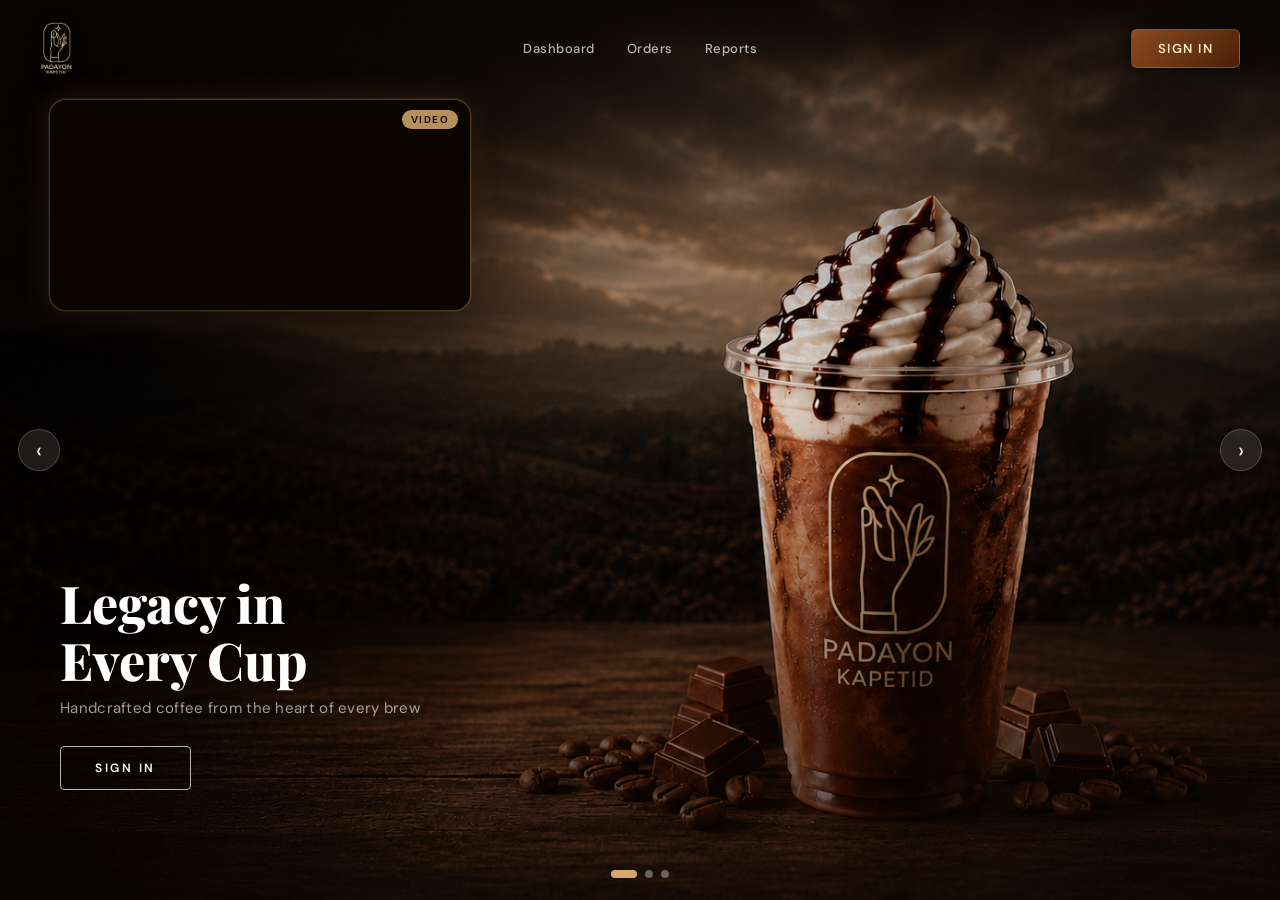
<file: inventory-reports.html>
<!DOCTYPE html>
<html lang="en">
<head>
<script>(function(){var t=localStorage.getItem("pk_theme")||"light";document.documentElement.setAttribute("data-theme",t);})();</script>
<style>
/* SIDEBAR OVERRIDE */
.sidebar {
  position: fixed !important; top: 0 !important; left: 0 !important;
  height: 100% !important; width: 220px !important;
  background: #1A1A1A !important; z-index: 100 !important;
  transform: translateX(-100%) !important;
  transition: transform 0.28s cubic-bezier(.4,0,.2,1) !important;
  overflow: hidden !important; display: flex !important; flex-direction: column !important;
}
.sidebar.open { transform: translateX(0) !important; overflow: visible !important; }
.sidebar:not(.open) .logo-text,
.sidebar:not(.open) .nav-section-label,
.sidebar:not(.open) .nav-item span,
.sidebar:not(.open) .user-info,
.sidebar:not(.open) #logoutMenu { display: none !important; }
.sidebar.open .logo-text,
.sidebar.open .nav-section-label,
.sidebar.open .nav-item span,
.sidebar.open .user-info { display: block !important; }
.sidebar.open .nav-item { justify-content: flex-start !important; padding: 10px 12px !important; }
.sidebar.open .sidebar-user { justify-content: flex-start !important; }
.sidebar.open .sidebar-logo { justify-content: flex-start !important; padding: 22px 20px !important; }
.main-content { width: 100% !important; margin-left: 0 !important; }
.top-header { padding-left: 66px !important; }
.sidebar-backdrop { display: none; position: fixed; inset: 0; background: rgba(0,0,0,0.5); z-index: 99; backdrop-filter: blur(2px); }
.sidebar-backdrop.show { display: block; }
#sidebarToggle {
  display: flex !important; visibility: visible !important; opacity: 1 !important;
  position: fixed !important; top: 14px !important; left: 14px !important;
  z-index: 999999 !important; width: 42px !important; height: 42px !important;
  border-radius: 10px !important; background: #1A1A1A !important;
  border: none !important; cursor: pointer !important;
  flex-direction: column !important; align-items: center !important;
  justify-content: center !important; gap: 5px !important;
  box-shadow: 0 3px 14px rgba(0,0,0,0.4) !important; padding: 0 !important;
}
#sidebarToggle span {
  display: block !important; width: 20px !important; height: 2px !important;
  background: #C8A96E !important; border-radius: 2px !important; transition: 0.22s !important;
}
#sidebarToggle.open span:nth-child(1) { transform: translateY(7px) rotate(45deg) !important; }
#sidebarToggle.open span:nth-child(2) { opacity: 0 !important; }
#sidebarToggle.open span:nth-child(3) { transform: translateY(-7px) rotate(-45deg) !important; }
</style>

  <meta charset="UTF-8">
  <meta name="viewport" content="width=device-width, initial-scale=1.0">
  <title>Inventory Reports — Padayon Kapetid POS</title>
  <link href="https://fonts.googleapis.com/css2?family=Playfair+Display:wght@700;800;900&family=DM+Sans:wght@300;400;500;600&family=Bebas+Neue&display=swap" rel="stylesheet">
  <link rel="stylesheet" href="css/style.css?v=20260521">
  <style>
  :root { --bg-main:#F5F0E8; --bg-card:#FDFAF4; --border:#E8DFD0; --text-dark:#1A1A1A; --text-mid:#5C5346; --text-light:#9C8E7E; --accent:#C8A96E; --primary:#1A1A1A; }
  /* ── LAYOUT ── */
  *, *::before, *::after { box-sizing: border-box; margin: 0; padding: 0; }
  body { font-family: 'DM Sans', sans-serif; font-size: 14px; background: var(--bg-main,#F5F0E8); color: var(--text-dark,#1A1A1A); }
  .app-shell { display: flex; height: 100vh; overflow: hidden; }
  .main-content { flex: 1; display: flex; flex-direction: column; overflow: hidden; }

  /* ── TOP HEADER ── */
  .top-header {
    height: 62px; background: var(--bg-card,#FDFAF4);
    border-bottom: 1.5px solid var(--border,#E8DFD0);
    display: flex; align-items: center;
    padding: 0 24px 0 66px; gap: 14px; flex-shrink: 0;
  }
  .top-header h1 {
    font-family: 'Bebas Neue', sans-serif;
    font-size: 26px; letter-spacing: 2px; color: var(--text-dark,#1A1A1A);
  }
  .header-spacer { flex: 1; }

  /* ── PERIOD TABS ── */
  .period-tabs { display: flex; gap: 5px; }
  .period-tab {
    padding: 6px 14px; border-radius: 100px;
    font-size: 12px; font-weight: 600;
    background: var(--bg-main,#F5F0E8); border: 1.5px solid var(--border,#E8DFD0);
    color: var(--text-light,#9C8E7E); cursor: pointer; transition: 0.16s;
    font-family: 'DM Sans', sans-serif;
  }
  .period-tab.active { background: #1A1A1A; border-color: #1A1A1A; color: #C8A96E; }
  .period-tab:hover:not(.active) { border-color: #C8A96E; color: var(--text-dark,#1A1A1A); }

  /* ── SEARCH & FILTER ROW ── */
  .filter-bar {
    display: flex; align-items: center; gap: 10px; flex-wrap: wrap;
  }
  .search-wrap {
    position: relative; flex: 1; min-width: 180px; max-width: 280px;
  }
  .search-wrap input {
    width: 100%; padding: 8px 12px 8px 34px;
    border-radius: 10px; border: 1.5px solid var(--border,#E8DFD0);
    background: var(--bg-card,#FDFAF4); font-size: 13px; color: var(--text-dark,#1A1A1A);
    font-family: 'DM Sans', sans-serif;
    transition: 0.16s;
  }
  .search-wrap input:focus { border-color: #C8A96E; outline: none; }
  .search-wrap::before {
    content: '🔍'; position: absolute; left: 10px; top: 50%;
    transform: translateY(-50%); font-size: 14px; pointer-events: none;
  }
  .cat-select {
    padding: 8px 12px; border-radius: 10px;
    border: 1.5px solid var(--border,#E8DFD0); background: var(--bg-card,#FDFAF4);
    font-size: 13px; color: var(--text-dark,#1A1A1A); font-family: 'DM Sans', sans-serif;
    cursor: pointer; transition: 0.16s;
  }
  .cat-select:focus { border-color: #C8A96E; outline: none; }

  .export-btn {
    padding: 8px 16px; border-radius: 10px;
    background: #1A1A1A; color: #C8A96E;
    font-family: 'Bebas Neue', sans-serif;
    font-size: 14px; letter-spacing: 1.5px;
    border: none; cursor: pointer; transition: 0.16s;
    display: flex; align-items: center; gap: 6px;
  }
  .export-btn:hover { background: #C8A96E; color: #1A1A1A; }

  /* ── MAIN BODY ── */
  .inv-body {
    flex: 1; overflow-y: auto;
    padding: 22px 28px; display: flex; flex-direction: column; gap: 20px;
  }
  .inv-body::-webkit-scrollbar { width: 4px; }
  .inv-body::-webkit-scrollbar-thumb { background: var(--border,#E8DFD0); border-radius: 2px; }

  /* ── KPI STRIP ── */
  .kpi-strip {
    display: grid; grid-template-columns: repeat(4, 1fr); gap: 14px;
  }
  @media(max-width:700px) { .kpi-strip { grid-template-columns: 1fr 1fr; } }
  @media(max-width:420px) { .kpi-strip { grid-template-columns: 1fr; } }

  .kpi-card {
    background: var(--bg-card,#FDFAF4); border: 1.5px solid var(--border,#E8DFD0);
    border-radius: 16px; padding: 18px 20px;
    display: flex; flex-direction: column; gap: 8px;
    position: relative; overflow: hidden; transition: 0.2s;
  }
  .kpi-card:hover { transform: translateY(-2px); box-shadow: 0 8px 24px rgba(26,20,10,0.10); }
  .kpi-card.accent { background: #1A1A1A; border-color: #1A1A1A; }
  .kpi-card::after { content: ''; position: absolute; top: -20px; right: -20px; width: 80px; height: 80px; border-radius: 50%; background: rgba(200,169,110,0.07); }
  .kpi-card.accent::after { background: rgba(200,169,110,0.12); }
  .kpi-icon { position: absolute; top: 16px; right: 18px; font-size: 22px; opacity: 0.35; }
  .kpi-label {
    font-size: 10.5px; font-weight: 700;
    text-transform: uppercase; letter-spacing: 1px; color: var(--text-light,#9C8E7E);
  }
  .kpi-card.accent .kpi-label { color: rgba(200,169,110,0.6); }
  .kpi-value {
    font-family: 'Bebas Neue', sans-serif;
    font-size: 34px; letter-spacing: 0.5px;
    color: var(--text-dark,#1A1A1A); line-height: 1;
  }
  .kpi-card.accent .kpi-value { color: #C8A96E; }
  .kpi-sub { font-size: 11.5px; color: var(--text-light,#9C8E7E); font-weight: 500; }
  .kpi-card.accent .kpi-sub { color: rgba(255,255,255,0.35); }
  .kpi-badge {
    display: inline-block; padding: 2px 8px;
    border-radius: 6px; font-size: 11px; font-weight: 700;
  }
  .kpi-badge.ok  { background: rgba(76,175,125,0.15); color: #4CAF7D; }
  .kpi-badge.warn { background: rgba(234,179,8,0.15);  color: #B45309; }
  .kpi-badge.crit { background: rgba(220,38,38,0.15);  color: #DC2626; }

  /* ── TWO COLUMN LAYOUT ── */
  .two-col { display: grid; grid-template-columns: 1fr 320px; gap: 18px; }
  @media(max-width:900px) { .two-col { grid-template-columns: 1fr; } }

  /* ── PANEL CARD ── */
  .panel {
    background: var(--bg-card,#FDFAF4); border: 1.5px solid var(--border,#E8DFD0);
    border-radius: 16px; overflow: hidden;
  }
  .panel-head {
    padding: 16px 20px; display: flex; align-items: center;
    gap: 10px; border-bottom: 1.5px solid var(--border,#E8DFD0);
  }
  .panel-title {
    font-family: 'Bebas Neue', sans-serif;
    font-size: 16px; letter-spacing: 1.5px; color: var(--text-dark,#1A1A1A); flex: 1;
  }
  .panel-badge {
    padding: 3px 10px; border-radius: 100px;
    font-size: 11px; font-weight: 700;
    background: var(--bg-main,#F5F0E8); border: 1.5px solid var(--border,#E8DFD0); color: var(--text-light,#9C8E7E);
  }

  /* ── INVENTORY TABLE ── */
  .inv-table-wrap { overflow-x: auto; }
  .inv-table {
    width: 100%; border-collapse: collapse; font-size: 13px;
  }
  .inv-table th {
    padding: 10px 16px; text-align: left;
    font-size: 10.5px; font-weight: 700; letter-spacing: 1px;
    text-transform: uppercase; color: var(--text-light,#9C8E7E);
    background: var(--bg-main,#F5F0E8); border-bottom: 1.5px solid var(--border,#E8DFD0);
    white-space: nowrap; cursor: pointer; user-select: none;
  }
  .inv-table th:hover { color: var(--text-dark,#1A1A1A); }
  .inv-table th .sort-arrow { margin-left: 4px; opacity: 0.4; }
  .inv-table th.sorted .sort-arrow { opacity: 1; color: #C8A96E; }
  .inv-table td {
    padding: 13px 16px; border-bottom: 1px solid var(--border,#F0EBE0);
    vertical-align: middle; color: var(--text-dark,#1A1A1A);
  }
  .inv-table tr:last-child td { border-bottom: none; }
  .inv-table tr:hover td { background: rgba(200,169,110,0.04); }

  .item-cell { display: flex; align-items: center; gap: 12px; }
  .item-emoji { font-size: 22px; width: 38px; height: 38px; border-radius: 10px; background: var(--bg-main,#F5F0E8); display: flex; align-items: center; justify-content: center; flex-shrink: 0; border: 1px solid var(--border,#E8DFD0); }
  .item-name { font-weight: 600; color: var(--text-dark,#1A1A1A); font-size: 13.5px; }
  .item-cat  { font-size: 11px; color: var(--text-light,#9C8E7E); margin-top: 1px; }

  .price-cell { font-family: 'Bebas Neue', sans-serif; font-size: 17px; letter-spacing: 0.5px; color: var(--text-dark,#1A1A1A); }

  .stock-cell { display: flex; align-items: center; gap: 8px; }
  .stock-num { font-family: 'Bebas Neue', sans-serif; font-size: 20px; letter-spacing: 0.5px; }
  .stock-num.ok   { color: #4CAF7D; }
  .stock-num.warn { color: #B45309; }
  .stock-num.crit { color: #DC2626; }
  .stock-bar-wrap { flex: 1; height: 5px; border-radius: 3px; background: var(--border,#E8DFD0); min-width: 50px; }
  .stock-bar { height: 100%; border-radius: 3px; transition: width 0.4s; }
  .stock-bar.ok   { background: #4CAF7D; }
  .stock-bar.warn { background: #F59E0B; }
  .stock-bar.crit { background: #DC2626; }

  .status-pill {
    padding: 3px 10px; border-radius: 100px;
    font-size: 11px; font-weight: 700; white-space: nowrap;
  }
  .status-pill.ok   { background: rgba(76,175,125,0.12);  color: #4CAF7D; }
  .status-pill.warn { background: rgba(245,158,11,0.12);  color: #B45309; }
  .status-pill.crit { background: rgba(220,38,38,0.12);   color: #DC2626; }
  .status-pill.off  { background: rgba(156,142,126,0.12); color: #9C8E7E; }

  .action-btn {
    padding: 5px 12px; border-radius: 8px; font-size: 12px; font-weight: 600;
    border: 1.5px solid var(--border,#E8DFD0); background: transparent;
    color: var(--text-mid,#5C5346); cursor: pointer; transition: 0.15s;
    font-family: 'DM Sans', sans-serif;
  }
  .action-btn:hover { border-color: #C8A96E; color: #C8A96E; background: rgba(200,169,110,0.06); }

  /* ── ALERTS PANEL ── */
  .alerts-list { display: flex; flex-direction: column; }
  .alert-item {
    padding: 14px 20px; border-bottom: 1px solid var(--border,#F0EBE0);
    display: flex; align-items: center; gap: 12px;
  }
  .alert-item:last-child { border-bottom: none; }
  .alert-dot {
    width: 10px; height: 10px; border-radius: 50%; flex-shrink: 0;
  }
  .alert-dot.crit { background: #DC2626; }
  .alert-dot.warn { background: #F59E0B; }
  .alert-info { flex: 1; }
  .alert-name { font-size: 13px; font-weight: 600; color: var(--text-dark,#1A1A1A); }
  .alert-detail { font-size: 11.5px; color: var(--text-light,#9C8E7E); margin-top: 2px; }
  .alert-stock { font-family: 'Bebas Neue', sans-serif; font-size: 20px; }
  .alert-stock.crit { color: #DC2626; }
  .alert-stock.warn { color: #F59E0B; }
  .no-alerts {
    padding: 36px 20px; text-align: center; color: var(--text-light,#9C8E7E); font-size: 13px;
  }
  .no-alerts .big { font-size: 36px; display: block; margin-bottom: 8px; }

  /* ── CATEGORY BREAKDOWN ── */
  .cat-list { display: flex; flex-direction: column; gap: 0; }
  .cat-row {
    padding: 14px 20px; display: flex; align-items: center; gap: 12px;
    border-bottom: 1px solid var(--border,#F0EBE0);
  }
  .cat-row:last-child { border-bottom: none; }
  .cat-icon-box {
    width: 36px; height: 36px; border-radius: 10px;
    background: var(--bg-main,#F5F0E8); border: 1px solid var(--border,#E8DFD0);
    display: flex; align-items: center; justify-content: center; font-size: 18px;
  }
  .cat-info { flex: 1; }
  .cat-name { font-weight: 600; font-size: 13px; color: var(--text-dark,#1A1A1A); }
  .cat-items-count { font-size: 11.5px; color: var(--text-light,#9C8E7E); }
  .cat-val { font-family: 'Bebas Neue', sans-serif; font-size: 18px; color: var(--text-dark,#1A1A1A); letter-spacing: 0.5px; }

  /* ── EMPTY STATE ── */
  .empty-state {
    padding: 60px 20px; text-align: center; color: var(--text-light,#9C8E7E);
  }
  .empty-state .big { font-size: 48px; display: block; margin-bottom: 12px; }
  .empty-state p { font-size: 14px; }

  /* ── LOADING ── */
  .skeleton {
    background: linear-gradient(90deg, var(--border,#F0EBE0) 25%, rgba(232,223,208,0.4) 50%, var(--border,#F0EBE0) 75%);
    background-size: 400% 100%;
    animation: shimmer 1.4s infinite;
    border-radius: 8px;
  }
  @keyframes shimmer { 0%{background-position:100% 0} 100%{background-position:-100% 0} }

  /* ── TOAST ── */
  .toast-container { position: fixed; bottom: 20px; right: 20px; z-index: 9999; display: flex; flex-direction: column; gap: 8px; }
  .toast { padding: 11px 18px; border-radius: 10px; background: #1A1A1A; color: #F5F0E8; font-size: 13px; font-weight: 500; box-shadow: 0 4px 20px rgba(26,20,10,0.2); animation: toastIn 0.25s ease, toastOut 0.25s ease 2.75s forwards; }
  .toast.success { background: #2D6A4F; }
  .toast.error   { background: #DC2626; }
  .toast.warn    { background: #B45309; }
  @keyframes toastIn  { from{transform:translateX(100%);opacity:0} to{transform:translateX(0);opacity:1} }
  @keyframes toastOut { from{opacity:1} to{opacity:0;transform:translateX(30px)} }

  /* ── MODAL ── */
  .modal-overlay {
    display: none; position: fixed; inset: 0;
    background: rgba(0,0,0,0.45); backdrop-filter: blur(4px);
    z-index: 500; align-items: center; justify-content: center;
  }
  .modal-overlay.open { display: flex; }
  .modal {
    background: var(--bg-card,#FDFAF4); border-radius: 20px;
    padding: 28px; width: 380px; max-width: 95vw;
    box-shadow: 0 20px 60px rgba(26,20,10,0.25);
    animation: modalIn 0.22s ease;
  }
  @keyframes modalIn { from{transform:scale(0.93);opacity:0} to{transform:scale(1);opacity:1} }
  .modal-title { font-family: 'Bebas Neue', sans-serif; font-size: 20px; letter-spacing: 1.5px; color: var(--text-dark,#1A1A1A); margin-bottom: 18px; }
  .modal-field { margin-bottom: 14px; }
  .modal-label { font-size: 10.5px; font-weight: 700; text-transform: uppercase; letter-spacing: 1px; color: var(--text-light,#9C8E7E); display: block; margin-bottom: 5px; }
  .modal-input {
    width: 100%; padding: 10px 14px;
    border: 1.5px solid var(--border,#E8DFD0); border-radius: 10px;
    background: var(--bg-main,#F5F0E8); font-size: 13px; font-family: 'DM Sans', sans-serif;
    transition: 0.16s; color: var(--text-dark,#1A1A1A);
  }
  .modal-input:focus { border-color: #C8A96E; outline: none; }
  .modal-actions { display: flex; gap: 10px; margin-top: 20px; justify-content: flex-end; }
  .modal-cancel {
    padding: 10px 18px; border-radius: 10px; border: 1.5px solid var(--border,#E8DFD0);
    background: transparent; color: var(--text-mid,#5C5346); font-size: 13px; font-weight: 600;
    cursor: pointer; transition: 0.15s;
  }
  .modal-cancel:hover { border-color: #DC2626; color: #DC2626; }
  .modal-save {
    padding: 10px 22px; border-radius: 10px; border: none;
    background: #1A1A1A; color: #C8A96E;
    font-family: 'Bebas Neue', sans-serif; font-size: 15px; letter-spacing: 1.5px;
    cursor: pointer; transition: 0.15s;
  }
  .modal-save:hover { background: #C8A96E; color: #1A1A1A; }

  @media(max-width:600px) {
    .inv-body { padding: 16px; }
    .top-header { gap: 8px; }
    .period-tabs { flex-wrap: wrap; }
  }
  
  /* ══════════════════════════════════════════════════════
     DARK MODE — Inventory Reports (complete, !important)
     ══════════════════════════════════════════════════════ */
  html[data-theme="dark"] {
    --bg-main:   #0F0F0F !important;
    --bg-card:   #181818 !important;
    --border:    rgba(255,255,255,0.08) !important;
    --text-dark: #F0EBE0 !important;
    --text-mid:  #A09080 !important;
    --text-light:#5A5046 !important;
    --accent:    #C8A96E !important;
    --primary:   #1A1A1A !important;
  }

  /* ── Base ── */
  html[data-theme="dark"] body                       { background: #0F0F0F !important; color: #F0EBE0 !important; }
  html[data-theme="dark"] .app-shell                 { background: #0F0F0F !important; }
  html[data-theme="dark"] .main-content              { background: #0F0F0F !important; }
  html[data-theme="dark"] .inv-body                  { background: #0F0F0F !important; }

  /* ── Top Header ── */
  html[data-theme="dark"] .top-header                { background: #111 !important; border-color: rgba(255,255,255,0.07) !important; }
  html[data-theme="dark"] .top-header h1             { color: #F0EBE0 !important; }

  /* ── Period tabs / filter buttons ── */
  html[data-theme="dark"] .period-tab                { background: #181818 !important; border-color: rgba(255,255,255,0.08) !important; color: #5A5046 !important; }
  html[data-theme="dark"] .period-tab.active         { background: #C8A96E !important; border-color: #C8A96E !important; color: #1A1A1A !important; }
  html[data-theme="dark"] .period-tab:hover:not(.active) { border-color: #C8A96E !important; color: #F0EBE0 !important; }

  /* ── KPI Cards ── */
  html[data-theme="dark"] .kpi-strip                 { background: transparent !important; }
  html[data-theme="dark"] .kpi-card                  { background: #181818 !important; border-color: rgba(255,255,255,0.08) !important; }
  html[data-theme="dark"] .kpi-label                 { color: #5A5046 !important; }
  html[data-theme="dark"] .kpi-value                 { color: #F0EBE0 !important; }
  html[data-theme="dark"] .kpi-sub                   { color: #5A5046 !important; }
  html[data-theme="dark"] .kpi-icon                  { opacity: 0.4 !important; }

  /* ── Search + Filter bar ── */
  html[data-theme="dark"] .filter-bar                { background: transparent !important; }
  html[data-theme="dark"] .search-wrap input         { background: #181818 !important; border-color: rgba(255,255,255,0.1) !important; color: #F0EBE0 !important; }
  html[data-theme="dark"] .search-wrap input::placeholder { color: #5A5046 !important; }
  html[data-theme="dark"] .cat-select                { background: #181818 !important; border-color: rgba(255,255,255,0.1) !important; color: #F0EBE0 !important; }
  html[data-theme="dark"] .export-btn                { background: #C8A96E !important; color: #1A1A1A !important; }

  /* ── Panels (Menu Items, Stock Alerts, By Category) ── */
  html[data-theme="dark"] .panel                     { background: #181818 !important; border-color: rgba(255,255,255,0.08) !important; }
  html[data-theme="dark"] .panel-head                { border-color: rgba(255,255,255,0.07) !important; background: #181818 !important; }
  html[data-theme="dark"] .panel-title               { color: #F0EBE0 !important; }
  html[data-theme="dark"] .panel-badge               { background: #222 !important; border-color: rgba(255,255,255,0.08) !important; color: #A09080 !important; }

  /* ── Inventory Table ── */
  html[data-theme="dark"] .inv-table-wrap            { background: #181818 !important; }
  html[data-theme="dark"] .inv-table                 { background: #181818 !important; }
  html[data-theme="dark"] .inv-table th              { background: #111 !important; color: #5A5046 !important; border-color: rgba(255,255,255,0.06) !important; }
  html[data-theme="dark"] .inv-table td              { color: #F0EBE0 !important; border-color: rgba(255,255,255,0.05) !important; background: #181818 !important; }
  html[data-theme="dark"] .inv-table tr:hover td     { background: #1e1e1e !important; }

  /* ── Table Cell Content ── */
  html[data-theme="dark"] .item-emoji                { background: #222 !important; border-color: rgba(255,255,255,0.08) !important; }
  html[data-theme="dark"] .item-name                 { color: #F0EBE0 !important; }
  html[data-theme="dark"] .item-cat                  { color: #5A5046 !important; }
  html[data-theme="dark"] .price-cell                { color: #F0EBE0 !important; }
  html[data-theme="dark"] .stock-num                 { color: #F0EBE0 !important; }
  html[data-theme="dark"] .stock-bar-wrap            { background: rgba(255,255,255,0.06) !important; }

  /* ── Action Button ── */
  html[data-theme="dark"] .action-btn                { background: #222 !important; border-color: rgba(255,255,255,0.1) !important; color: #A09080 !important; }
  html[data-theme="dark"] .action-btn:hover          { border-color: #C8A96E !important; color: #C8A96E !important; background: rgba(200,169,110,0.1) !important; }

  /* ── Status Badges ── */
  html[data-theme="dark"] .status-pill.ok            { background: rgba(76,175,125,0.15) !important; color: #4CAF7D !important; }
  html[data-theme="dark"] .status-pill.warn          { background: rgba(251,146,60,0.15) !important; color: #FB923C !important; }
  html[data-theme="dark"] .status-pill.crit          { background: rgba(239,68,68,0.15) !important; color: #F87171 !important; }
  html[data-theme="dark"] .status-pill.off           { background: rgba(100,100,100,0.15) !important; color: #A09080 !important; }

  /* ── Right Panels: Stock Alerts + By Category ── */
  html[data-theme="dark"] .alert-item                { border-color: rgba(255,255,255,0.05) !important; }
  html[data-theme="dark"] .alert-dot                 { flex-shrink: 0; }
  html[data-theme="dark"] .alert-name                { color: #F0EBE0 !important; }
  html[data-theme="dark"] .alert-detail              { color: #5A5046 !important; }
  html[data-theme="dark"] .alert-stock               { color: #F87171 !important; }
  html[data-theme="dark"] .no-alerts                 { color: #5A5046 !important; }

  html[data-theme="dark"] .cat-row                   { border-color: rgba(255,255,255,0.05) !important; }
  html[data-theme="dark"] .cat-icon-box              { background: #222 !important; border-color: rgba(255,255,255,0.08) !important; }
  html[data-theme="dark"] .cat-name                  { color: #F0EBE0 !important; }
  html[data-theme="dark"] .cat-items-count           { color: #5A5046 !important; }
  html[data-theme="dark"] .cat-val                   { color: #F0EBE0 !important; }
  html[data-theme="dark"] .cat-bar-track             { background: rgba(255,255,255,0.06) !important; }

  /* ── Edit Stock Modal ── */
  html[data-theme="dark"] .modal-overlay             { background: rgba(0,0,0,0.7) !important; }
  html[data-theme="dark"] .modal                     { background: #181818 !important; border: 1.5px solid rgba(255,255,255,0.1) !important; }
  html[data-theme="dark"] .modal-title               { color: #F0EBE0 !important; }
  html[data-theme="dark"] .modal-item-name           { color: #A09080 !important; }
  html[data-theme="dark"] .modal-label               { color: #A09080 !important; }
  html[data-theme="dark"] .modal-input               { background: #111 !important; border-color: rgba(255,255,255,0.1) !important; color: #F0EBE0 !important; }
  html[data-theme="dark"] .modal-input:focus         { border-color: #C8A96E !important; }
  html[data-theme="dark"] .modal-hint                { color: #5A5046 !important; }
  html[data-theme="dark"] .modal-cancel              { background: #222 !important; border-color: rgba(255,255,255,0.1) !important; color: #A09080 !important; }
  html[data-theme="dark"] .modal-cancel:hover        { border-color: #C8A96E !important; color: #C8A96E !important; }

  /* ── Toast ── */
  html[data-theme="dark"] .toast                     { background: #222 !important; color: #F0EBE0 !important; border: 1px solid rgba(255,255,255,0.08) !important; }

  /* ── Empty / Loading States ── */
  html[data-theme="dark"] .empty-state               { color: #5A5046 !important; }
  html[data-theme="dark"] .empty-state p             { color: #5A5046 !important; }
  html[data-theme="dark"] .skel                      { background: linear-gradient(90deg,#1e1e1e 25%,#2a2a2a 50%,#1e1e1e 75%) !important; background-size: 400% 100% !important; }

  /* ── Scrollbar ── */
  html[data-theme="dark"] .inv-body::-webkit-scrollbar-thumb { background: rgba(255,255,255,0.1) !important; }


  html[data-theme="dark"] .modal-close               { background: #222 !important; color: #A09080 !important; border: none !important; }
  html[data-theme="dark"] .modal-close:hover         { background: #2a2a2a !important; color: #F0EBE0 !important; }
  html[data-theme="dark"] .modal-footer              { border-color: rgba(255,255,255,0.08) !important; }
</style>
</head>
<body>

<div class="sidebar-backdrop" id="sidebarBackdrop"></div>
<button id="sidebarToggle" aria-label="Toggle menu">
  <span></span><span></span><span></span>
</button>

<div class="app-shell">
  <aside class="sidebar" id="sidebar"></aside>

  <div class="main-content">
    <header class="top-header">
      <h1>Inventory Reports</h1>
      <div class="header-spacer"></div>
      <div class="period-tabs">
        <button class="period-tab active" onclick="setPeriod('all',this)">All Items</button>
        <button class="period-tab" onclick="setPeriod('low',this)">Low Stock</button>
        <button class="period-tab" onclick="setPeriod('out',this)">Out of Stock</button>
        <button class="period-tab" onclick="setPeriod('ok',this)">In Stock</button>
      </div>
    </header>

    <div class="inv-body">

      <!-- KPI Strip -->
      <div class="kpi-strip" id="kpiStrip">
        <div class="kpi-card accent">
          <div class="kpi-icon">📦</div>
          <div class="kpi-label">Total Items</div>
          <div class="kpi-value" id="kpiTotal">—</div>
          <div class="kpi-sub">menu items tracked</div>
        </div>
        <div class="kpi-card">
          <div class="kpi-icon">✅</div>
          <div class="kpi-label">In Stock</div>
          <div class="kpi-value" id="kpiOk" style="color:#4CAF7D">—</div>
          <div class="kpi-sub"><span class="kpi-badge ok" id="kpiOkPct">—</span> of total</div>
        </div>
        <div class="kpi-card">
          <div class="kpi-icon">⚠️</div>
          <div class="kpi-label">Low Stock</div>
          <div class="kpi-value" id="kpiLow" style="color:#B45309">—</div>
          <div class="kpi-sub"><span class="kpi-badge warn" id="kpiLowPct">—</span> of total</div>
        </div>
        <div class="kpi-card">
          <div class="kpi-icon">🚫</div>
          <div class="kpi-label">Unavailable</div>
          <div class="kpi-value" id="kpiOff" style="color:#DC2626">—</div>
          <div class="kpi-sub">disabled in menu</div>
        </div>
      </div>

      <!-- Filter Bar -->
      <div class="filter-bar">
        <div class="search-wrap">
          <input type="text" id="searchInput" placeholder="Search items…" oninput="applyFilters()">
        </div>
        <select class="cat-select" id="catFilter" onchange="applyFilters()">
          <option value="">All Categories</option>
        </select>
        <button class="export-btn" onclick="exportCSV()">
          ⬇ Export CSV
        </button>
      </div>

      <!-- Main table + sidebar -->
      <div class="two-col">

        <!-- LEFT: Item Table -->
        <div class="panel">
          <div class="panel-head">
            <span class="panel-title">Menu Items</span>
            <span class="panel-badge" id="tableCount">0 items</span>
          </div>
          <div class="inv-table-wrap">
            <table class="inv-table" id="invTable">
              <thead>
                <tr>
                  <th onclick="sortBy('name')">Item <span class="sort-arrow">↕</span></th>
                  <th onclick="sortBy('price')">Price <span class="sort-arrow">↕</span></th>
                  <th onclick="sortBy('stock')">Stock <span class="sort-arrow">↕</span></th>
                  <th onclick="sortBy('status')">Status <span class="sort-arrow">↕</span></th>
                  <th>Action</th>
                </tr>
              </thead>
              <tbody id="invBody">
                <tr><td colspan="5"><div style="padding:40px;text-align:center;color:#9C8E7E">Loading inventory…</div></td></tr>
              </tbody>
            </table>
          </div>
        </div>

        <!-- RIGHT: Alerts + Category breakdown -->
        <div style="display:flex;flex-direction:column;gap:18px;">

          <!-- Stock Alerts -->
          <div class="panel">
            <div class="panel-head">
              <span class="panel-title">Stock Alerts</span>
              <span class="panel-badge" id="alertCount">0</span>
            </div>
            <div class="alerts-list" id="alertsList">
              <div class="no-alerts"><span class="big">✅</span>No alerts right now</div>
            </div>
          </div>

          <!-- Category Breakdown -->
          <div class="panel">
            <div class="panel-head">
              <span class="panel-title">By Category</span>
            </div>
            <div class="cat-list" id="catBreakdown">
              <div class="no-alerts"><span class="big">📂</span>Loading…</div>
            </div>
          </div>

        </div>
      </div>

    </div><!-- /inv-body -->
  </div><!-- /main-content -->
</div><!-- /app-shell -->

<!-- Edit Stock Modal -->
<div class="modal-overlay" id="editModal">
  <div class="modal">
    <div class="modal-title" id="editModalTitle">Edit Stock</div>
    <input type="hidden" id="editItemId">
    <div class="modal-field">
      <label class="modal-label">Item Name</label>
      <input class="modal-input" id="editItemName" readonly style="opacity:0.6">
    </div>
    <div class="modal-field">
      <label class="modal-label">Stock Quantity</label>
      <input class="modal-input" type="number" id="editStock" min="0" max="9999" placeholder="Enter quantity">
    </div>
    <div class="modal-field">
      <label class="modal-label">Low Stock Threshold</label>
      <input class="modal-input" type="number" id="editThreshold" min="0" max="999" placeholder="e.g. 10">
    </div>
    <div class="modal-actions">
      <button class="modal-cancel" onclick="closeModal()">Cancel</button>
      <button class="modal-save" onclick="saveStock()">Save Stock</button>
    </div>
  </div>
</div>

<div class="toast-container" id="toastContainer"></div>

<script src="js/auth-check.js"></script>
<script>
const _user = requireLogin(['admin']);
if (_user) buildNav('inventory-report', _user);
</script>

<script>
/* ══════════════════════════════════════════════════════
   INVENTORY REPORT — LOGIC
   Stock levels are stored in the database via inventory.php
   (falls back to localStorage in demo mode)
   ══════════════════════════════════════════════════════ */

const INVENTORY_API = './php/inventory.php';
const LOW_DEFAULT   = 10;
let allItems        = [];
let filteredItems   = [];
let currentPeriod   = 'all';
let sortCol         = 'name';
let sortDir         = 1;
let demoMode        = false;

// ── INIT ─────────────────────────────────────────────
document.addEventListener('DOMContentLoaded', async () => {
  await loadItems();
});

async function loadItems() {
  try {
    // inventory.php returns items with stock + stock_threshold from DB
    const res  = await fetch(INVENTORY_API + '?action=get_stock');
    if (!res.ok) throw new Error('Server error ' + res.status);
    const data = await res.json();
    if (!Array.isArray(data)) throw new Error('bad response');

    demoMode = false;
    allItems = data.map(item => ({
      ...item,
      // DB columns: stock, stock_threshold
      stock:     item.stock           ?? 0,
      threshold: item.stock_threshold ?? LOW_DEFAULT,
    }));

    buildCatFilter();
    applyFilters();
    buildKPIs();
    buildAlerts();
    buildCatBreakdown();

  } catch(e) {
    // Demo / offline fallback
    demoMode = true;
    allItems = generateDemoItems();
    buildCatFilter();
    applyFilters();
    buildKPIs();
    buildAlerts();
    buildCatBreakdown();
    showToast('⚠️ Running in demo mode — stock changes won\'t persist to DB', 'warn');
  }
}

// ── LOCAL STOCK STORAGE (demo-mode fallback only) ────
function getLocalStock(id) {
  try {
    const s = JSON.parse(localStorage.getItem('pk_stock_' + id) || 'null');
    if (s) return s;
  } catch(e) {}
  const stock = Math.floor(Math.random() * 60) + 2;
  return { stock, threshold: LOW_DEFAULT };
}

function setLocalStock(id, stock, threshold) {
  localStorage.setItem('pk_stock_' + id, JSON.stringify({ stock, threshold }));
}

// ── STOCK STATUS ──────────────────────────────────────
function stockStatus(stock, threshold) {
  if (stock <= 0)          return 'crit';
  if (stock <= threshold)  return 'warn';
  return 'ok';
}

// ── BUILD CAT FILTER ──────────────────────────────────
function buildCatFilter() {
  const sel  = document.getElementById('catFilter');
  const cats = [...new Set(allItems.map(i => i.category_name).filter(Boolean))].sort();
  sel.innerHTML = '<option value="">All Categories</option>' +
    cats.map(c => `<option value="${c}">${c}</option>`).join('');
}

// ── PERIOD FILTER ────────────────────────────────────
function setPeriod(p, btn) {
  currentPeriod = p;
  document.querySelectorAll('.period-tab').forEach(t => t.classList.remove('active'));
  btn.classList.add('active');
  applyFilters();
}

// ── APPLY FILTERS ────────────────────────────────────
function applyFilters() {
  const q   = document.getElementById('searchInput').value.toLowerCase();
  const cat = document.getElementById('catFilter').value;

  filteredItems = allItems.filter(item => {
    if (q   && !item.name.toLowerCase().includes(q) && !(item.category_name||'').toLowerCase().includes(q)) return false;
    if (cat && item.category_name !== cat) return false;

    const st = item.is_available == 1 ? stockStatus(item.stock, item.threshold) : 'off';
    if (currentPeriod === 'low' && st !== 'warn') return false;
    if (currentPeriod === 'out' && st !== 'crit') return false;
    if (currentPeriod === 'ok'  && st !== 'ok')   return false;

    return true;
  });

  sortItems();
  renderTable();
  document.getElementById('tableCount').textContent = filteredItems.length + ' items';
}

// ── SORT ──────────────────────────────────────────────
function sortBy(col) {
  if (sortCol === col) sortDir *= -1;
  else { sortCol = col; sortDir = 1; }

  document.querySelectorAll('.inv-table th').forEach(th => th.classList.remove('sorted'));
  const idx = ['name','price','stock','status'].indexOf(col);
  if (idx >= 0) {
    const ths = document.querySelectorAll('.inv-table th');
    if (ths[idx]) ths[idx].classList.add('sorted');
  }

  sortItems();
  renderTable();
}

function sortItems() {
  filteredItems.sort((a,b) => {
    let va, vb;
    if (sortCol === 'name')   { va = a.name||'';  vb = b.name||''; return sortDir * va.localeCompare(vb); }
    if (sortCol === 'price')  { va = parseFloat(a.price)||0; vb = parseFloat(b.price)||0; }
    if (sortCol === 'stock')  { va = a.stock; vb = b.stock; }
    if (sortCol === 'status') { va = a.is_available; vb = b.is_available; }
    return sortDir * (va - vb);
  });
}

// ── RENDER TABLE ──────────────────────────────────────
function renderTable() {
  const tbody = document.getElementById('invBody');
  if (!filteredItems.length) {
    tbody.innerHTML = `<tr><td colspan="5"><div class="empty-state"><span class="big">📋</span><p>No items match your filters.</p></div></td></tr>`;
    return;
  }

  tbody.innerHTML = filteredItems.map(item => {
    const st  = item.is_available == 1 ? stockStatus(item.stock, item.threshold) : 'off';
    const pct = Math.min(100, Math.max(0, (item.stock / ((item.threshold||10) * 3)) * 100));
    const statusLabel = { ok:'In Stock', warn:'Low Stock', crit:'Out of Stock', off:'Unavailable' }[st];
    const icon = item.category_icon || getCatIcon(item.category_name);

    return `
      <tr>
        <td>
          <div class="item-cell">
            <div class="item-emoji">${icon}</div>
            <div>
              <div class="item-name">${esc(item.name)}</div>
              <div class="item-cat">${esc(item.category_name||'Uncategorized')}</div>
            </div>
          </div>
        </td>
        <td><span class="price-cell">₱${parseFloat(item.price).toFixed(2)}</span></td>
        <td>
          ${st !== 'off' ? `
          <div class="stock-cell">
            <span class="stock-num ${st}">${item.stock}</span>
            <div class="stock-bar-wrap"><div class="stock-bar ${st}" style="width:${pct}%"></div></div>
          </div>` : `<span style="color:#9C8E7E;font-size:12px">—</span>`}
        </td>
        <td><span class="status-pill ${st}">${statusLabel}</span></td>
        <td>
          <button class="action-btn" onclick="openEdit(${item.id})">Edit Stock</button>
        </td>
      </tr>`;
  }).join('');
}

// ── KPIs ──────────────────────────────────────────────
function buildKPIs() {
  const total = allItems.length;
  const ok    = allItems.filter(i => i.is_available == 1 && stockStatus(i.stock, i.threshold) === 'ok').length;
  const low   = allItems.filter(i => i.is_available == 1 && stockStatus(i.stock, i.threshold) === 'warn').length;
  const off   = allItems.filter(i => i.is_available != 1).length;
  const pct   = total ? Math.round((ok/total)*100) : 0;
  const lpct  = total ? Math.round((low/total)*100) : 0;

  document.getElementById('kpiTotal').textContent = total;
  document.getElementById('kpiOk').textContent    = ok;
  document.getElementById('kpiLow').textContent   = low;
  document.getElementById('kpiOff').textContent   = off;
  document.getElementById('kpiOkPct').textContent  = pct + '%';
  document.getElementById('kpiLowPct').textContent = lpct + '%';
}

// ── ALERTS ───────────────────────────────────────────
function buildAlerts() {
  const alerts = allItems
    .filter(i => i.is_available == 1)
    .map(i => ({ ...i, st: stockStatus(i.stock, i.threshold) }))
    .filter(i => i.st === 'crit' || i.st === 'warn')
    .sort((a,b) => a.stock - b.stock);

  document.getElementById('alertCount').textContent = alerts.length;

  const el = document.getElementById('alertsList');
  if (!alerts.length) {
    el.innerHTML = `<div class="no-alerts"><span class="big">✅</span>All items are well-stocked!</div>`;
    return;
  }
  el.innerHTML = alerts.slice(0,8).map(a => `
    <div class="alert-item">
      <div class="alert-dot ${a.st}"></div>
      <div class="alert-info">
        <div class="alert-name">${esc(a.name)}</div>
        <div class="alert-detail">${a.st === 'crit' ? 'Out of stock' : `Low — threshold: ${a.threshold}`}</div>
      </div>
      <div class="alert-stock ${a.st}">${a.stock}</div>
    </div>`).join('');
}

// ── CATEGORY BREAKDOWN ────────────────────────────────
function buildCatBreakdown() {
  const cats = {};
  allItems.forEach(item => {
    const k = item.category_name || 'Uncategorized';
    if (!cats[k]) cats[k] = { icon: item.category_icon || getCatIcon(k), count: 0, value: 0 };
    cats[k].count++;
    cats[k].value += parseFloat(item.price) * item.stock;
  });

  const sorted = Object.entries(cats).sort((a,b) => b[1].count - a[1].count);
  const el = document.getElementById('catBreakdown');
  if (!sorted.length) { el.innerHTML = '<div class="no-alerts"><span class="big">📂</span>No data</div>'; return; }

  el.innerHTML = sorted.map(([name, d]) => `
    <div class="cat-row">
      <div class="cat-icon-box">${d.icon}</div>
      <div class="cat-info">
        <div class="cat-name">${esc(name)}</div>
        <div class="cat-items-count">${d.count} items</div>
      </div>
      <div class="cat-val">₱${d.value.toLocaleString('en-PH',{maximumFractionDigits:0})}</div>
    </div>`).join('');
}

// ── EDIT MODAL ───────────────────────────────────────
function openEdit(id) {
  const item = allItems.find(i => i.id == id);
  if (!item) return;
  document.getElementById('editItemId').value  = id;
  document.getElementById('editItemName').value = item.name;
  document.getElementById('editStock').value    = item.stock;
  document.getElementById('editThreshold').value = item.threshold;
  document.getElementById('editModal').classList.add('open');
}
function closeModal() {
  document.getElementById('editModal').classList.remove('open');
}
async function saveStock() {
  const id  = parseInt(document.getElementById('editItemId').value);
  const qty = parseInt(document.getElementById('editStock').value)     || 0;
  const thr = parseInt(document.getElementById('editThreshold').value) || LOW_DEFAULT;

  const saveBtn = document.querySelector('#editModal .modal-save');
  if (saveBtn) { saveBtn.disabled = true; saveBtn.textContent = 'Saving…'; }

  if (!demoMode) {
    // Save to database
    try {
      const res  = await fetch(INVENTORY_API + '?action=update_stock', {
        method:  'POST',
        headers: { 'Content-Type': 'application/json' },
        body:    JSON.stringify({ id, stock: qty, threshold: thr }),
      });
      const data = await res.json();
      if (!res.ok || !data.success) throw new Error(data.error || 'Save failed');
      showToast('✅ Stock saved to database!', 'success');
    } catch(err) {
      showToast('❌ ' + err.message, 'error');
      if (saveBtn) { saveBtn.disabled = false; saveBtn.textContent = 'Save Stock'; }
      return;
    }
  } else {
    // Demo fallback — localStorage only
    setLocalStock(id, qty, thr);
    showToast('✅ Stock updated (demo mode)', 'success');
  }

  // Update in-memory regardless
  const item = allItems.find(i => i.id == id);
  if (item) { item.stock = qty; item.threshold = thr; }

  if (saveBtn) { saveBtn.disabled = false; saveBtn.textContent = 'Save Stock'; }
  closeModal();
  applyFilters();
  buildKPIs();
  buildAlerts();
  buildCatBreakdown();
}

// Close modal on backdrop click
document.getElementById('editModal').addEventListener('click', function(e) {
  if (e.target === this) closeModal();
});

// ── EXPORT CSV ───────────────────────────────────────
function exportCSV() {
  const rows = [['Item','Category','Price','Stock','Threshold','Status']];
  allItems.forEach(item => {
    const st = item.is_available == 1 ? stockStatus(item.stock, item.threshold) : 'off';
    const label = { ok:'In Stock', warn:'Low Stock', crit:'Out of Stock', off:'Unavailable' }[st];
    rows.push([item.name, item.category_name||'', item.price, item.stock, item.threshold, label]);
  });
  const csv  = rows.map(r => r.map(v => `"${String(v).replace(/"/g,'""')}"`).join(',')).join('\n');
  const blob = new Blob([csv], {type:'text/csv'});
  const url  = URL.createObjectURL(blob);
  const a    = document.createElement('a');
  a.href = url; a.download = 'inventory_' + new Date().toISOString().slice(0,10) + '.csv';
  a.click(); URL.revokeObjectURL(url);
  showToast('📥 CSV exported!', 'success');
}

// ── HELPERS ──────────────────────────────────────────
function esc(s) { return String(s||'').replace(/&/g,'&amp;').replace(/</g,'&lt;').replace(/>/g,'&gt;'); }

function getCatIcon(name) {
  name = (name||'').toLowerCase();
  if (name.includes('coffee') || name.includes('espresso')) return '☕';
  if (name.includes('tea'))    return '🍵';
  if (name.includes('food') || name.includes('snack')) return '🍽️';
  if (name.includes('drink') || name.includes('juice')) return '🥤';
  if (name.includes('dessert') || name.includes('cake')) return '🍰';
  if (name.includes('pastry') || name.includes('bread')) return '🥐';
  return '🏷️';
}

function showToast(msg, type='') {
  const c = document.getElementById('toastContainer');
  const t = document.createElement('div');
  t.className = 'toast ' + type; t.textContent = msg;
  c.appendChild(t);
  setTimeout(() => t.remove(), 3200);
}

// ── DEMO DATA (when no PHP backend) ──────────────────
function generateDemoItems() {
  const cats = [
    { id:1, name:'Coffee', icon:'☕' },
    { id:2, name:'Tea',    icon:'🍵' },
    { id:3, name:'Food',   icon:'🍽️' },
    { id:4, name:'Drinks', icon:'🥤' },
  ];
  const items = [
    { id:1, name:'Espresso',        price:80,  category_name:'Coffee', category_icon:'☕', is_available:1 },
    { id:2, name:'Cappuccino',      price:120, category_name:'Coffee', category_icon:'☕', is_available:1 },
    { id:3, name:'Caramel Latte',   price:150, category_name:'Coffee', category_icon:'☕', is_available:1 },
    { id:4, name:'Americano',       price:100, category_name:'Coffee', category_icon:'☕', is_available:1 },
    { id:5, name:'Matcha Latte',    price:140, category_name:'Tea',    category_icon:'🍵', is_available:1 },
    { id:6, name:'Chamomile Tea',   price:90,  category_name:'Tea',    category_icon:'🍵', is_available:1 },
    { id:7, name:'Earl Grey',       price:95,  category_name:'Tea',    category_icon:'🍵', is_available:1 },
    { id:8, name:'Clubhouse Sandwich', price:180, category_name:'Food', category_icon:'🍽️', is_available:1 },
    { id:9, name:'Cheese Croissant', price:110, category_name:'Food', category_icon:'🍽️', is_available:1 },
    { id:10, name:'Cheesecake Slice', price:130, category_name:'Food', category_icon:'🍽️', is_available:1 },
    { id:11, name:'Mango Shake',    price:120, category_name:'Drinks', category_icon:'🥤', is_available:1 },
    { id:12, name:'Strawberry Milk',price:110, category_name:'Drinks', category_icon:'🥤', is_available:1 },
    { id:13, name:'Iced Chocolate', price:130, category_name:'Drinks', category_icon:'🥤', is_available:0 },
  ];
  return items.map(item => {
    const saved = getLocalStock(item.id);
    return { ...item, stock: saved.stock, threshold: saved.threshold };
  });
}
</script>
</body>
</html>
</file>
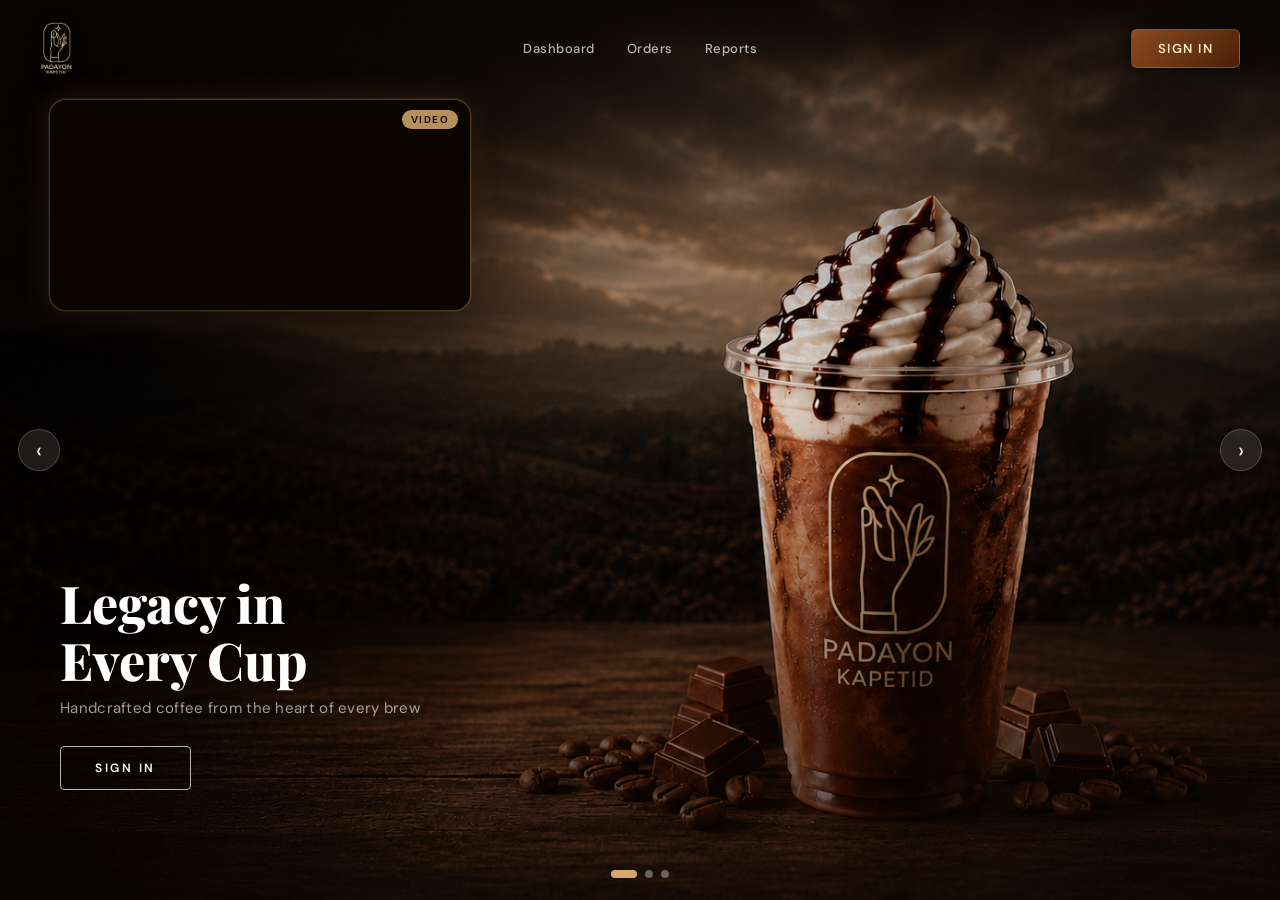
<file: login.html>
<!DOCTYPE html>
<html lang="en">
<head>
  <meta charset="UTF-8">
  <meta name="viewport" content="width=device-width, initial-scale=1.0">
  <title>Login — Padayon Kapetid POS</title>
  <link href="https://fonts.googleapis.com/css2?family=Playfair+Display:wght@400;700;800&family=DM+Sans:wght@300;400;500;600&display=swap" rel="stylesheet">
  <style>
    *, *::before, *::after { box-sizing: border-box; margin: 0; padding: 0; }
    html, body { height: 100%; font-family: 'DM Sans', sans-serif; overflow: hidden; }
    button { cursor: pointer; border: none; outline: none; font-family: inherit; }
    input  { font-family: inherit; outline: none; border: none; background: none; }

    body { position: relative; background: #1A0A02; }

    /* ── CAROUSEL BACKGROUND ── */
    .bg-carousel { position: fixed; inset: 0; z-index: 0; }
    .bg-slide {
      position: absolute; inset: 0;
      opacity: 0; transition: opacity 1.4s ease;
      background-size: cover; background-position: center;
    }
    .bg-slide.active { opacity: 1; }
    .bg-slide::after {
      content: ''; position: absolute; inset: 0;
      background: linear-gradient(
        to bottom,
        rgba(10,5,2,0.55) 0%,
        rgba(10,5,2,0.10) 45%,
        rgba(10,5,2,0.72) 100%
      );
    }

    /* ── TOP NAV BAR ── */
    .top-nav {
      position: fixed; top: 0; left: 0; right: 0;
      z-index: 20;
      display: flex; align-items: center; justify-content: space-between;
      padding: 22px 40px;
    }

    /* Logo left */
    .nav-logo {
      display: flex; align-items: center; gap: 12px;
    }
    .nav-logo img {
      height: 52px;
      object-fit: contain;
      filter: drop-shadow(0 2px 8px rgba(0,0,0,0.5));
    }

    /* Nav links center (decorative) */
    .nav-links {
      display: flex; gap: 32px;
      position: absolute; left: 50%; transform: translateX(-50%);
    }
    .nav-link {
      font-size: 13px; font-weight: 500;
      color: rgba(255,255,255,0.7);
      letter-spacing: 0.5px;
      text-decoration: none;
      transition: color 0.2s;
      cursor: default;
    }

    /* Sign In button top-right */
    .nav-signin {
      display: flex; align-items: center; gap: 28px;
    }
    .nav-signin-btn {
      padding: 10px 26px;
      background: linear-gradient(135deg, #8B4A22, #4A2008);
      color: #F5E6C8;
      border-radius: 6px;
      font-size: 13px; font-weight: 600;
      letter-spacing: 1.5px; text-transform: uppercase;
      box-shadow: 0 4px 16px rgba(0,0,0,0.4);
      transition: all 0.22s;
      border: 1px solid rgba(212,169,106,0.25);
    }
    .nav-signin-btn:hover {
      background: linear-gradient(135deg, #A05828, #5A2A0E);
      transform: translateY(-1px);
      box-shadow: 0 6px 20px rgba(0,0,0,0.5);
    }

    /* ── CAROUSEL ARROWS ── */
    .c-arrow {
      position: fixed; top: 50%; transform: translateY(-50%);
      z-index: 10; width: 42px; height: 42px; border-radius: 50%;
      background: rgba(255,255,255,0.1);
      border: 1px solid rgba(255,255,255,0.2);
      color: #fff; font-size: 22px;
      display: flex; align-items: center; justify-content: center;
      backdrop-filter: blur(6px); transition: all 0.2s;
    }
    .c-arrow:hover { background: rgba(212,169,106,0.25); transform: translateY(-50%) scale(1.08); }
    .c-arrow.left  { left: 18px; }
    .c-arrow.right { right: 18px; }

    /* ── SLIDE HERO (bottom-left) ── */
    .slide-hero {
      position: fixed; bottom: 110px; left: 60px;
      z-index: 10; pointer-events: none;
      opacity: 0; transform: translateY(12px);
      transition: opacity 0.9s ease, transform 0.9s ease;
    }
    .slide-hero.active { opacity: 1; transform: translateY(0); }
    .hero-title {
      font-family: 'Playfair Display', serif;
      font-size: 52px; font-weight: 800;
      color: #fff; line-height: 1.1;
      text-shadow: 0 2px 30px rgba(0,0,0,0.6);
      margin-bottom: 10px;
    }
    .hero-sub {
      font-size: 15px; color: rgba(255,255,255,0.6);
      letter-spacing: 0.3px; margin-bottom: 28px;
    }
    .hero-signin-btn {
      pointer-events: all;
      display: inline-flex; align-items: center;
      padding: 13px 34px;
      background: transparent;
      border: 1.5px solid rgba(255,255,255,0.7);
      color: #fff; font-size: 12px; font-weight: 600;
      letter-spacing: 2.5px; text-transform: uppercase;
      border-radius: 4px; transition: all 0.25s;
    }
    .hero-signin-btn:hover {
      background: rgba(212,169,106,0.2);
      border-color: #D4A96A; color: #D4A96A;
      transform: translateY(-1px);
    }

    /* ── CAROUSEL DOTS ── */
    .c-dots {
      position: fixed; bottom: 22px; left: 50%;
      transform: translateX(-50%);
      z-index: 10; display: flex; gap: 8px;
    }
    .cdot {
      width: 8px; height: 8px; border-radius: 4px;
      background: rgba(255,255,255,0.35); border: none;
      padding: 0; cursor: pointer; transition: all 0.35s;
    }
    .cdot.active { width: 26px; background: #D4A96A; }

    /* ── MODAL OVERLAY ── */
    .modal-overlay {
      position: fixed; inset: 0; z-index: 50;
      background: rgba(0,0,0,0.4);
      backdrop-filter: blur(4px);
      display: flex; align-items: center; justify-content: center;
      opacity: 0; pointer-events: none;
      transition: opacity 0.35s ease;
    }
    .modal-overlay.open { opacity: 1; pointer-events: all; }

    /* ── GLASS LOGIN CARD ── */
    .login-card {
      width: 400px; max-width: 94vw;
      /* frosted glass */
      background: rgba(255, 255, 255, 0.12);
      backdrop-filter: blur(28px) saturate(160%);
      -webkit-backdrop-filter: blur(28px) saturate(160%);
      border: 1px solid rgba(255,255,255,0.22);
      border-radius: 24px;
      padding: 40px 36px 36px;
      box-shadow:
        0 32px 80px rgba(0,0,0,0.55),
        0 1px 0 rgba(255,255,255,0.15) inset;
      transform: translateY(20px) scale(0.97);
      transition: transform 0.4s cubic-bezier(0.22,1,0.36,1), opacity 0.35s ease;
      opacity: 0;
      position: relative;
    }
    .modal-overlay.open .login-card {
      transform: translateY(0) scale(1);
      opacity: 1;
    }

    /* Close */
    .card-close {
      position: absolute; top: 16px; right: 18px;
      width: 28px; height: 28px;
      background: rgba(255,255,255,0.15);
      border: 1px solid rgba(255,255,255,0.2);
      border-radius: 50%; font-size: 13px;
      color: rgba(255,255,255,0.8);
      display: flex; align-items: center; justify-content: center;
      transition: all 0.2s;
    }
    .card-close:hover { background: rgba(255,255,255,0.25); color: #fff; }

    /* Card logo */
    .card-logo {
      display: flex; justify-content: center;
      margin-bottom: 16px;
    }
    .card-logo img {
      height: 90px; object-fit: contain;
      filter: drop-shadow(0 2px 8px rgba(0,0,0,0.4));
    }

    .card-heading {
      font-family: 'Playfair Display', serif;
      font-size: 24px; font-weight: 700;
      color: #fff; text-align: center;
      margin-bottom: 4px;
      text-shadow: 0 1px 8px rgba(0,0,0,0.3);
    }
    .card-sub {
      font-size: 12px; color: rgba(255,255,255,0.55);
      text-align: center; margin-bottom: 22px; letter-spacing: 0.3px;
    }



    /* ── ERROR ── */
    .error-msg {
      display: none; align-items: center; gap: 8px;
      background: rgba(220,38,38,0.2);
      border: 1px solid rgba(220,38,38,0.35);
      color: #FCA5A5; border-radius: 9px;
      padding: 9px 13px; font-size: 12px; font-weight: 500;
      margin-bottom: 14px;
    }
    .error-msg.show { display: flex; }

    /* ── FORM ── */
    .form-group { margin-bottom: 14px; }
    .form-label {
      display: block; font-size: 10px; font-weight: 700;
      text-transform: uppercase; letter-spacing: 1px;
      color: rgba(212,169,106,0.85); margin-bottom: 6px;
    }
    .input-wrap { position: relative; }
    .input-icon {
      position: absolute; left: 13px; top: 50%;
      transform: translateY(-50%);
      font-size: 14px; opacity: 0.5; pointer-events: none;
    }
    .form-input {
      width: 100%;
      padding: 12px 14px 12px 40px;
      background: rgba(255,255,255,0.1);
      border: 1px solid rgba(255,255,255,0.2);
      border-radius: 10px;
      font-size: 13.5px; color: #fff;
      transition: all 0.2s;
    }
    .form-input::placeholder { color: rgba(255,255,255,0.3); }
    .form-input:focus {
      border-color: rgba(212,169,106,0.6);
      background: rgba(255,255,255,0.16);
      box-shadow: 0 0 0 3px rgba(212,169,106,0.15);
    }
    .toggle-pass {
      position: absolute; right: 12px; top: 50%;
      transform: translateY(-50%);
      background: none; font-size: 14px;
      color: rgba(255,255,255,0.35); padding: 2px; transition: color 0.2s;
    }
    .toggle-pass:hover { color: rgba(212,169,106,0.9); }

    /* ── LOGIN BUTTON ── */
    .login-btn {
      width: 100%; padding: 13px; margin-top: 8px;
      background: linear-gradient(135deg, #8B4A22 0%, #5A2E0E 50%, #3D1C08 100%);
      color: #F5E6C8; border-radius: 11px;
      font-family: 'Playfair Display', serif;
      font-size: 14px; font-weight: 700;
      letter-spacing: 2px; text-transform: uppercase;
      transition: all 0.25s;
      box-shadow: 0 4px 18px rgba(0,0,0,0.4),
                  0 1px 0 rgba(212,169,106,0.2) inset;
      border: 1px solid rgba(212,169,106,0.15);
    }
    .login-btn:hover {
      transform: translateY(-1px);
      box-shadow: 0 8px 26px rgba(0,0,0,0.5);
      background: linear-gradient(135deg, #9B5A32 0%, #6A3E1E 50%, #4D2C18 100%);
    }
    .login-btn:active { transform: translateY(0); }
    .login-btn:disabled { opacity: 0.5; cursor: not-allowed; transform: none; }

    .spinner {
      display: inline-block; width: 13px; height: 13px;
      border: 2px solid rgba(245,230,200,0.3);
      border-top-color: #F5E6C8; border-radius: 50%;
      animation: spin 0.7s linear infinite;
      vertical-align: middle; margin-right: 7px;
    }
    @keyframes spin { to { transform: rotate(360deg); } }

    /* ── RESPONSIVE ── */
    @media (max-width: 768px) {
      .nav-links { display: none; }
      .top-nav { padding: 18px 22px; }
      .hero-title { font-size: 36px; }
      .slide-hero { left: 24px; bottom: 90px; }
    }
    @media (max-width: 480px) {
      .hero-title { font-size: 28px; }
      .login-card { padding: 32px 20px 28px; }
      .nav-logo img { height: 40px; }
      .nav-signin-btn { padding: 8px 18px; font-size: 11px; }
    }

    /* ── ADS VIDEO PANEL ── */
    .ads-video-panel {
      position: fixed;
      top: 100px;
      left: 50px;
      z-index: 15;
      width: 420px;
      max-width: calc(50vw - 60px);
      border-radius: 16px;
      overflow: hidden;
      box-shadow:
        0 8px 40px rgba(0,0,0,0.6),
        0 0 0 1.5px rgba(212,169,106,0.3),
        0 0 30px rgba(200,130,60,0.2);
      opacity: 0;
      transform: translateY(16px);
      transition: opacity 0.8s ease 0.3s, transform 0.8s ease 0.3s;
      background: #0a0500;
    }
    .ads-video-panel.visible {
      opacity: 1;
      transform: translateY(0);
    }
    .ads-video-panel video {
      display: block;
      width: 100%;
      height: auto;
      max-height: 260px;
      object-fit: cover;
    }
    .ads-video-label {
      position: absolute;
      top: 10px;
      right: 12px;
      background: rgba(212,169,106,0.85);
      color: #1a0a02;
      font-size: 10px;
      font-weight: 700;
      letter-spacing: 1.5px;
      text-transform: uppercase;
      padding: 3px 9px;
      border-radius: 20px;
    }

    /* Hide video on small screens where it overlaps hero text */
    @media (max-width: 768px) {
      .ads-video-panel { display: none; }
    }
  </style>
</head>
<body>

  <!-- ── BACKGROUND CAROUSEL ── -->
  <div class="bg-carousel">
    <div class="bg-slide active" style="background-image:url('images/background/1.png')"></div>
    <div class="bg-slide"        style="background-image:url('images/background/2.png')"></div>
    <div class="bg-slide"        style="background-image:url('images/background/3.png')"></div>
  </div>

  <!-- ── TOP NAV ── -->
  <div class="top-nav">
    <div class="nav-logo">
      <img src="images/background/logo.png" alt="Padayon Kapetid">
    </div>
    <div class="nav-links">
      <span class="nav-link">Dashboard</span>
      <span class="nav-link">Orders</span>
      <span class="nav-link">Reports</span>
    </div>
    <div class="nav-signin">
      <button class="nav-signin-btn" onclick="openModal()">Sign In</button>
    </div>
  </div>

  <!-- ── CAROUSEL ARROWS ── -->
  <button class="c-arrow left"  onclick="prevSlide()">&#8249;</button>
  <button class="c-arrow right" onclick="nextSlide()">&#8250;</button>

  <!-- ── ADS VIDEO PANEL ── -->
  <div class="ads-video-panel" id="adsVideoPanel">
    <span class="ads-video-label">Video</span>
    <video autoplay muted loop playsinline>
      <source src="images/background/ads.mp4" type="video/mp4">
    </video>
  </div>

  <!-- ── SLIDE HERO CONTENT ── -->
  <div class="slide-hero active">
    <div class="hero-title">Legacy in<br>Every Cup</div>
    <div class="hero-sub">Handcrafted coffee from the heart of every brew</div>
    <button class="hero-signin-btn" onclick="openModal()">Sign In</button>
  </div>
  <div class="slide-hero">
    <div class="hero-title">Fast &amp;<br>Seamless Orders</div>
    <div class="hero-sub">Take and manage orders effortlessly</div>
    <button class="hero-signin-btn" onclick="openModal()">Sign In</button>
  </div>
  <div class="slide-hero">
    <div class="hero-title">Smart<br>Analytics</div>
    <div class="hero-sub">Track sales and grow your business</div>
    <button class="hero-signin-btn" onclick="openModal()">Sign In</button>
  </div>

  <!-- ── CAROUSEL DOTS ── -->
  <div class="c-dots">
    <button class="cdot active" onclick="goSlide(0)"></button>
    <button class="cdot"        onclick="goSlide(1)"></button>
    <button class="cdot"        onclick="goSlide(2)"></button>
  </div>

  <!-- ── LOGIN MODAL ── -->
  <div class="modal-overlay" id="modalOverlay" onclick="closeModalOutside(event)">
    <div class="login-card">
      <button class="card-close" onclick="closeModal()">✕</button>

      <div class="card-logo">
        <img src="images/background/logo.png" alt="Padayon Kapetid">
      </div>

      <h1 class="card-heading">Login Account</h1>
      <p class="card-sub">Enter your credentials to continue</p>



      <div class="error-msg" id="errorMsg">
        <span>⚠</span><span id="errorText">Invalid credentials</span>
      </div>

      <div class="form-group">
        <label class="form-label">Username</label>
        <div class="input-wrap">
          <span class="input-icon">👤</span>
          <input type="text" class="form-input" id="username"
                 placeholder="Enter username" autocomplete="username">
        </div>
      </div>

      <div class="form-group">
        <label class="form-label">Password</label>
        <div class="input-wrap">
          <span class="input-icon">🔒</span>
          <input type="password" class="form-input" id="password"
                 placeholder="Enter password" autocomplete="current-password">
          <button class="toggle-pass" onclick="togglePass()" type="button" id="toggleBtn">👁</button>
        </div>
      </div>

      <button class="login-btn" id="loginBtn" onclick="doLogin()">Log In</button>
    </div>
  </div>

<script>
(function(){ const t=localStorage.getItem('pk_theme')||'light'; document.documentElement.setAttribute('data-theme',t); })();

/* ── CAROUSEL ── */
let cur = 0;
const bgSlides = document.querySelectorAll('.bg-slide');
const heroes   = document.querySelectorAll('.slide-hero');
const dots     = document.querySelectorAll('.cdot');

function goSlide(n) {
  const prev = cur;
  cur = (n + bgSlides.length) % bgSlides.length;
  if (prev === cur) return;
  bgSlides[prev].classList.remove('active');
  heroes[prev].classList.remove('active');
  dots[prev].classList.remove('active');
  bgSlides[cur].classList.add('active');
  dots[cur].classList.add('active');
  setTimeout(() => heroes[cur].classList.add('active'), 250);
}
function nextSlide() { goSlide(cur + 1); }
function prevSlide() { goSlide(cur - 1); }

let auto = setInterval(nextSlide, 5000);
function resetAuto() { clearInterval(auto); auto = setInterval(nextSlide, 5000); }
document.querySelectorAll('.c-arrow,.cdot').forEach(el => el.addEventListener('click', resetAuto));

/* ── MODAL ── */
function openModal() {
  document.getElementById('modalOverlay').classList.add('open');
  document.getElementById('adsVideoPanel').classList.remove('visible'); // hide video when modal opens
  clearInterval(auto);
}
function closeModal() {
  document.getElementById('modalOverlay').classList.remove('open');
  document.getElementById('adsVideoPanel').classList.add('visible'); // restore video
  hideError();
  auto = setInterval(nextSlide, 5000);
}
function closeModalOutside(e) {
  if (e.target === document.getElementById('modalOverlay')) closeModal();
}
document.addEventListener('keydown', e => {
  if (e.key === 'Escape') closeModal();
  if (e.key === 'Enter' && document.getElementById('modalOverlay').classList.contains('open')) doLogin();
});

/* ── AUTH ── */
function togglePass() {
  const inp = document.getElementById('password');
  const btn = document.getElementById('toggleBtn');
  if (inp.type === 'password') { inp.type = 'text'; btn.textContent = '⌒'; }
  else { inp.type = 'password'; btn.textContent = '👁'; }
}
function showError(msg) {
  document.getElementById('errorText').textContent = msg;
  document.getElementById('errorMsg').classList.add('show');
}
function hideError() { document.getElementById('errorMsg').classList.remove('show'); }

async function doLogin() {
  const username = document.getElementById('username').value.trim();
  const password = document.getElementById('password').value;
  hideError();
  if (!username || !password) { showError('Please enter username and password.'); return; }

  const btn = document.getElementById('loginBtn');
  btn.disabled = true;
  btn.innerHTML = '<span class="spinner"></span> Signing in...';

  try {
    const res  = await fetch('./php/auth.php?action=login', {
      method: 'POST', headers: { 'Content-Type': 'application/json' },
      body: JSON.stringify({ username, password })
    });
    const data = await res.json();
    if (data.success) {
      sessionStorage.setItem('pos_user', JSON.stringify(data.user));
      location.href = data.user.role === 'admin' ? 'index.html' : 'orders.html';
    } else {
      showError(data.error || 'Invalid username or password.');
      btn.disabled = false; btn.innerHTML = 'Log In';
    }
  } catch(e) {
    const demo = {
      admin:   { id:1, username:'admin',   full_name:'Daniel Olaviaga', role:'admin' },
      cashier: { id:2, username:'cashier', full_name:'Daniel Olaviaga', role:'cashier' }
    };
    if ((username==='admin' && password==='admin123') || (username==='cashier' && password==='cashier123')) {
      const user = demo[username];
      sessionStorage.setItem('pos_user', JSON.stringify(user));
      location.href = user.role === 'admin' ? 'index.html' : 'orders.html';
    } else {
      showError('Invalid username or password.');
      btn.disabled = false; btn.innerHTML = 'Log In';
    }
  }
}

// Already logged in?
const existing = sessionStorage.getItem('pos_user');
if (existing) {
  try {
    const u = JSON.parse(existing);
    location.href = u.role === 'admin' ? 'index.html' : 'orders.html';
  } catch(e) { sessionStorage.removeItem('pos_user'); }
}

// Fade in ads video panel
window.addEventListener('load', () => {
  setTimeout(() => {
    document.getElementById('adsVideoPanel').classList.add('visible');
  }, 400);
});
</script>
</body>
</html>
</file>
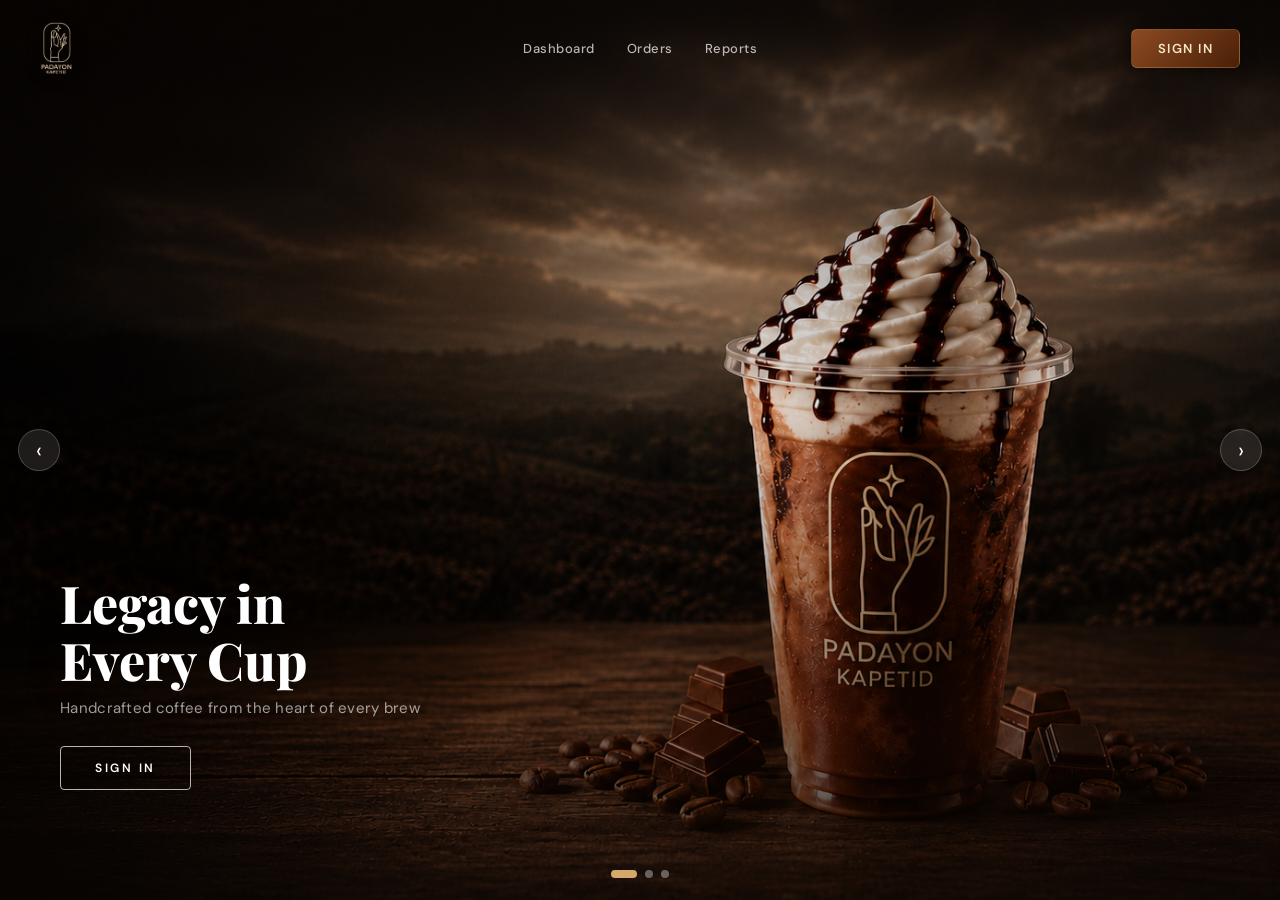
<file: login2.html>
<!DOCTYPE html>
<html lang="en">
<head>
  <meta charset="UTF-8">
  <meta name="viewport" content="width=device-width, initial-scale=1.0">
  <title>Login — Padayon Kapetid POS</title>
  <link href="https://fonts.googleapis.com/css2?family=Playfair+Display:wght@400;700;800&family=DM+Sans:wght@300;400;500;600&display=swap" rel="stylesheet">
  <style>
    *, *::before, *::after { box-sizing: border-box; margin: 0; padding: 0; }
    html, body { height: 100%; font-family: 'DM Sans', sans-serif; overflow: hidden; }
    button { cursor: pointer; border: none; outline: none; font-family: inherit; }
    input  { font-family: inherit; outline: none; border: none; background: none; }

    body { position: relative; background: #1A0A02; }

    /* ── CAROUSEL BACKGROUND ── */
    .bg-carousel { position: fixed; inset: 0; z-index: 0; }
    .bg-slide {
      position: absolute; inset: 0;
      opacity: 0; transition: opacity 1.4s ease;
      background-size: cover; background-position: center;
    }
    .bg-slide.active { opacity: 1; }
    .bg-slide::after {
      content: ''; position: absolute; inset: 0;
      background: linear-gradient(
        to bottom,
        rgba(10,5,2,0.55) 0%,
        rgba(10,5,2,0.10) 45%,
        rgba(10,5,2,0.72) 100%
      );
    }

    /* ── TOP NAV BAR ── */
    .top-nav {
      position: fixed; top: 0; left: 0; right: 0;
      z-index: 20;
      display: flex; align-items: center; justify-content: space-between;
      padding: 22px 40px;
    }

    /* Logo left */
    .nav-logo {
      display: flex; align-items: center; gap: 12px;
    }
    .nav-logo img {
      height: 52px;
      object-fit: contain;
      filter: drop-shadow(0 2px 8px rgba(0,0,0,0.5));
    }

    /* Nav links center (decorative) */
    .nav-links {
      display: flex; gap: 32px;
      position: absolute; left: 50%; transform: translateX(-50%);
    }
    .nav-link {
      font-size: 13px; font-weight: 500;
      color: rgba(255,255,255,0.7);
      letter-spacing: 0.5px;
      text-decoration: none;
      transition: color 0.2s;
      cursor: default;
    }

    /* Sign In button top-right */
    .nav-signin {
      display: flex; align-items: center; gap: 28px;
    }
    .nav-signin-btn {
      padding: 10px 26px;
      background: linear-gradient(135deg, #8B4A22, #4A2008);
      color: #F5E6C8;
      border-radius: 6px;
      font-size: 13px; font-weight: 600;
      letter-spacing: 1.5px; text-transform: uppercase;
      box-shadow: 0 4px 16px rgba(0,0,0,0.4);
      transition: all 0.22s;
      border: 1px solid rgba(212,169,106,0.25);
    }
    .nav-signin-btn:hover {
      background: linear-gradient(135deg, #A05828, #5A2A0E);
      transform: translateY(-1px);
      box-shadow: 0 6px 20px rgba(0,0,0,0.5);
    }

    /* ── CAROUSEL ARROWS ── */
    .c-arrow {
      position: fixed; top: 50%; transform: translateY(-50%);
      z-index: 10; width: 42px; height: 42px; border-radius: 50%;
      background: rgba(255,255,255,0.1);
      border: 1px solid rgba(255,255,255,0.2);
      color: #fff; font-size: 22px;
      display: flex; align-items: center; justify-content: center;
      backdrop-filter: blur(6px); transition: all 0.2s;
    }
    .c-arrow:hover { background: rgba(212,169,106,0.25); transform: translateY(-50%) scale(1.08); }
    .c-arrow.left  { left: 18px; }
    .c-arrow.right { right: 18px; }

    /* ── SLIDE HERO (bottom-left) ── */
    .slide-hero {
      position: fixed; bottom: 110px; left: 60px;
      z-index: 10; pointer-events: none;
      opacity: 0; transform: translateY(12px);
      transition: opacity 0.9s ease, transform 0.9s ease;
    }
    .slide-hero.active { opacity: 1; transform: translateY(0); }
    .hero-title {
      font-family: 'Playfair Display', serif;
      font-size: 52px; font-weight: 800;
      color: #fff; line-height: 1.1;
      text-shadow: 0 2px 30px rgba(0,0,0,0.6);
      margin-bottom: 10px;
    }
    .hero-sub {
      font-size: 15px; color: rgba(255,255,255,0.6);
      letter-spacing: 0.3px; margin-bottom: 28px;
    }
    .hero-signin-btn {
      pointer-events: all;
      display: inline-flex; align-items: center;
      padding: 13px 34px;
      background: transparent;
      border: 1.5px solid rgba(255,255,255,0.7);
      color: #fff; font-size: 12px; font-weight: 600;
      letter-spacing: 2.5px; text-transform: uppercase;
      border-radius: 4px; transition: all 0.25s;
    }
    .hero-signin-btn:hover {
      background: rgba(212,169,106,0.2);
      border-color: #D4A96A; color: #D4A96A;
      transform: translateY(-1px);
    }

    /* ── CAROUSEL DOTS ── */
    .c-dots {
      position: fixed; bottom: 22px; left: 50%;
      transform: translateX(-50%);
      z-index: 10; display: flex; gap: 8px;
    }
    .cdot {
      width: 8px; height: 8px; border-radius: 4px;
      background: rgba(255,255,255,0.35); border: none;
      padding: 0; cursor: pointer; transition: all 0.35s;
    }
    .cdot.active { width: 26px; background: #D4A96A; }

    /* ── MODAL OVERLAY ── */
    .modal-overlay {
      position: fixed; inset: 0; z-index: 50;
      background: rgba(0,0,0,0.4);
      backdrop-filter: blur(4px);
      display: flex; align-items: center; justify-content: center;
      opacity: 0; pointer-events: none;
      transition: opacity 0.35s ease;
    }
    .modal-overlay.open { opacity: 1; pointer-events: all; }

    /* ── GLASS LOGIN CARD ── */
    .login-card {
      width: 400px; max-width: 94vw;
      /* frosted glass */
      background: rgba(255, 255, 255, 0.12);
      backdrop-filter: blur(28px) saturate(160%);
      -webkit-backdrop-filter: blur(28px) saturate(160%);
      border: 1px solid rgba(255,255,255,0.22);
      border-radius: 24px;
      padding: 40px 36px 36px;
      box-shadow:
        0 32px 80px rgba(0,0,0,0.55),
        0 1px 0 rgba(255,255,255,0.15) inset;
      transform: translateY(20px) scale(0.97);
      transition: transform 0.4s cubic-bezier(0.22,1,0.36,1), opacity 0.35s ease;
      opacity: 0;
      position: relative;
    }
    .modal-overlay.open .login-card {
      transform: translateY(0) scale(1);
      opacity: 1;
    }

    /* Close */
    .card-close {
      position: absolute; top: 16px; right: 18px;
      width: 28px; height: 28px;
      background: rgba(255,255,255,0.15);
      border: 1px solid rgba(255,255,255,0.2);
      border-radius: 50%; font-size: 13px;
      color: rgba(255,255,255,0.8);
      display: flex; align-items: center; justify-content: center;
      transition: all 0.2s;
    }
    .card-close:hover { background: rgba(255,255,255,0.25); color: #fff; }

    /* Card logo */
    .card-logo {
      display: flex; justify-content: center;
      margin-bottom: 16px;
    }
    .card-logo img {
      height: 90px; object-fit: contain;
      filter: drop-shadow(0 2px 8px rgba(0,0,0,0.4));
    }

    .card-heading {
      font-family: 'Playfair Display', serif;
      font-size: 24px; font-weight: 700;
      color: #fff; text-align: center;
      margin-bottom: 4px;
      text-shadow: 0 1px 8px rgba(0,0,0,0.3);
    }
    .card-sub {
      font-size: 12px; color: rgba(255,255,255,0.55);
      text-align: center; margin-bottom: 22px; letter-spacing: 0.3px;
    }



    /* ── ERROR ── */
    .error-msg {
      display: none; align-items: center; gap: 8px;
      background: rgba(220,38,38,0.2);
      border: 1px solid rgba(220,38,38,0.35);
      color: #FCA5A5; border-radius: 9px;
      padding: 9px 13px; font-size: 12px; font-weight: 500;
      margin-bottom: 14px;
    }
    .error-msg.show { display: flex; }

    /* ── FORM ── */
    .form-group { margin-bottom: 14px; }
    .form-label {
      display: block; font-size: 10px; font-weight: 700;
      text-transform: uppercase; letter-spacing: 1px;
      color: rgba(212,169,106,0.85); margin-bottom: 6px;
    }
    .input-wrap { position: relative; }
    .input-icon {
      position: absolute; left: 13px; top: 50%;
      transform: translateY(-50%);
      font-size: 14px; opacity: 0.5; pointer-events: none;
    }
    .form-input {
      width: 100%;
      padding: 12px 14px 12px 40px;
      background: rgba(255,255,255,0.1);
      border: 1px solid rgba(255,255,255,0.2);
      border-radius: 10px;
      font-size: 13.5px; color: #fff;
      transition: all 0.2s;
    }
    .form-input::placeholder { color: rgba(255,255,255,0.3); }
    .form-input:focus {
      border-color: rgba(212,169,106,0.6);
      background: rgba(255,255,255,0.16);
      box-shadow: 0 0 0 3px rgba(212,169,106,0.15);
    }
    .toggle-pass {
      position: absolute; right: 12px; top: 50%;
      transform: translateY(-50%);
      background: none; font-size: 14px;
      color: rgba(255,255,255,0.35); padding: 2px; transition: color 0.2s;
    }
    .toggle-pass:hover { color: rgba(212,169,106,0.9); }

    /* ── LOGIN BUTTON ── */
    .login-btn {
      width: 100%; padding: 13px; margin-top: 8px;
      background: linear-gradient(135deg, #8B4A22 0%, #5A2E0E 50%, #3D1C08 100%);
      color: #F5E6C8; border-radius: 11px;
      font-family: 'Playfair Display', serif;
      font-size: 14px; font-weight: 700;
      letter-spacing: 2px; text-transform: uppercase;
      transition: all 0.25s;
      box-shadow: 0 4px 18px rgba(0,0,0,0.4),
                  0 1px 0 rgba(212,169,106,0.2) inset;
      border: 1px solid rgba(212,169,106,0.15);
    }
    .login-btn:hover {
      transform: translateY(-1px);
      box-shadow: 0 8px 26px rgba(0,0,0,0.5);
      background: linear-gradient(135deg, #9B5A32 0%, #6A3E1E 50%, #4D2C18 100%);
    }
    .login-btn:active { transform: translateY(0); }
    .login-btn:disabled { opacity: 0.5; cursor: not-allowed; transform: none; }

    .spinner {
      display: inline-block; width: 13px; height: 13px;
      border: 2px solid rgba(245,230,200,0.3);
      border-top-color: #F5E6C8; border-radius: 50%;
      animation: spin 0.7s linear infinite;
      vertical-align: middle; margin-right: 7px;
    }
    @keyframes spin { to { transform: rotate(360deg); } }

    /* ── RESPONSIVE ── */
    @media (max-width: 768px) {
      .nav-links { display: none; }
      .top-nav { padding: 18px 22px; }
      .hero-title { font-size: 36px; }
      .slide-hero { left: 24px; bottom: 90px; }
    }
    @media (max-width: 480px) {
      .hero-title { font-size: 28px; }
      .login-card { padding: 32px 20px 28px; }
      .nav-logo img { height: 40px; }
      .nav-signin-btn { padding: 8px 18px; font-size: 11px; }
    }
  </style>
</head>
<body>

  <!-- ── BACKGROUND CAROUSEL ── -->
  <div class="bg-carousel">
    <div class="bg-slide active" style="background-image:url('images/background/1.png')"></div>
    <div class="bg-slide"        style="background-image:url('images/background/2.png')"></div>
    <div class="bg-slide"        style="background-image:url('images/background/3.png')"></div>
  </div>

  <!-- ── TOP NAV ── -->
  <div class="top-nav">
    <div class="nav-logo">
      <img src="images/background/logo.png" alt="Padayon Kapetid">
    </div>
    <div class="nav-links">
      <span class="nav-link">Dashboard</span>
      <span class="nav-link">Orders</span>
      <span class="nav-link">Reports</span>
    </div>
    <div class="nav-signin">
      <button class="nav-signin-btn" onclick="openModal()">Sign In</button>
    </div>
  </div>

  <!-- ── CAROUSEL ARROWS ── -->
  <button class="c-arrow left"  onclick="prevSlide()">&#8249;</button>
  <button class="c-arrow right" onclick="nextSlide()">&#8250;</button>

  <!-- ── SLIDE HERO CONTENT ── -->
  <div class="slide-hero active">
    <div class="hero-title">Legacy in<br>Every Cup</div>
    <div class="hero-sub">Handcrafted coffee from the heart of every brew</div>
    <button class="hero-signin-btn" onclick="openModal()">Sign In</button>
  </div>
  <div class="slide-hero">
    <div class="hero-title">Fast &amp;<br>Seamless Orders</div>
    <div class="hero-sub">Take and manage orders effortlessly</div>
    <button class="hero-signin-btn" onclick="openModal()">Sign In</button>
  </div>
  <div class="slide-hero">
    <div class="hero-title">Smart<br>Analytics</div>
    <div class="hero-sub">Track sales and grow your business</div>
    <button class="hero-signin-btn" onclick="openModal()">Sign In</button>
  </div>

  <!-- ── CAROUSEL DOTS ── -->
  <div class="c-dots">
    <button class="cdot active" onclick="goSlide(0)"></button>
    <button class="cdot"        onclick="goSlide(1)"></button>
    <button class="cdot"        onclick="goSlide(2)"></button>
  </div>

  <!-- ── LOGIN MODAL ── -->
  <div class="modal-overlay" id="modalOverlay" onclick="closeModalOutside(event)">
    <div class="login-card">
      <button class="card-close" onclick="closeModal()">✕</button>

      <div class="card-logo">
        <img src="images/background/logo.png" alt="Padayon Kapetid">
      </div>

      <h1 class="card-heading">Login Account</h1>
      <p class="card-sub">Enter your credentials to continue</p>



      <div class="error-msg" id="errorMsg">
        <span>⚠</span><span id="errorText">Invalid credentials</span>
      </div>

      <div class="form-group">
        <label class="form-label">Username</label>
        <div class="input-wrap">
          <span class="input-icon">👤</span>
          <input type="text" class="form-input" id="username"
                 placeholder="Enter username" autocomplete="username">
        </div>
      </div>

      <div class="form-group">
        <label class="form-label">Password</label>
        <div class="input-wrap">
          <span class="input-icon">🔒</span>
          <input type="password" class="form-input" id="password"
                 placeholder="Enter password" autocomplete="current-password">
          <button class="toggle-pass" onclick="togglePass()" type="button" id="toggleBtn">👁</button>
        </div>
      </div>

      <button class="login-btn" id="loginBtn" onclick="doLogin()">Log In</button>
    </div>
  </div>

<script>
(function(){ const t=localStorage.getItem('pk_theme')||'light'; document.documentElement.setAttribute('data-theme',t); })();

/* ── CAROUSEL ── */
let cur = 0;
const bgSlides = document.querySelectorAll('.bg-slide');
const heroes   = document.querySelectorAll('.slide-hero');
const dots     = document.querySelectorAll('.cdot');

function goSlide(n) {
  const prev = cur;
  cur = (n + bgSlides.length) % bgSlides.length;
  if (prev === cur) return;
  bgSlides[prev].classList.remove('active');
  heroes[prev].classList.remove('active');
  dots[prev].classList.remove('active');
  bgSlides[cur].classList.add('active');
  dots[cur].classList.add('active');
  setTimeout(() => heroes[cur].classList.add('active'), 250);
}
function nextSlide() { goSlide(cur + 1); }
function prevSlide() { goSlide(cur - 1); }

let auto = setInterval(nextSlide, 5000);
function resetAuto() { clearInterval(auto); auto = setInterval(nextSlide, 5000); }
document.querySelectorAll('.c-arrow,.cdot').forEach(el => el.addEventListener('click', resetAuto));

/* ── MODAL ── */
function openModal() {
  document.getElementById('modalOverlay').classList.add('open');
  clearInterval(auto);
}
function closeModal() {
  document.getElementById('modalOverlay').classList.remove('open');
  hideError();
  auto = setInterval(nextSlide, 5000);
}
function closeModalOutside(e) {
  if (e.target === document.getElementById('modalOverlay')) closeModal();
}
document.addEventListener('keydown', e => {
  if (e.key === 'Escape') closeModal();
  if (e.key === 'Enter' && document.getElementById('modalOverlay').classList.contains('open')) doLogin();
});

/* ── AUTH ── */
function togglePass() {
  const inp = document.getElementById('password');
  const btn = document.getElementById('toggleBtn');
  if (inp.type === 'password') { inp.type = 'text'; btn.textContent = '⌒'; }
  else { inp.type = 'password'; btn.textContent = '👁'; }
}
function showError(msg) {
  document.getElementById('errorText').textContent = msg;
  document.getElementById('errorMsg').classList.add('show');
}
function hideError() { document.getElementById('errorMsg').classList.remove('show'); }

async function doLogin() {
  const username = document.getElementById('username').value.trim();
  const password = document.getElementById('password').value;
  hideError();
  if (!username || !password) { showError('Please enter username and password.'); return; }

  const btn = document.getElementById('loginBtn');
  btn.disabled = true;
  btn.innerHTML = '<span class="spinner"></span> Signing in...';

  try {
    const res  = await fetch('./php/auth.php?action=login', {
      method: 'POST', headers: { 'Content-Type': 'application/json' },
      body: JSON.stringify({ username, password })
    });
    const data = await res.json();
    if (data.success) {
      sessionStorage.setItem('pos_user', JSON.stringify(data.user));
      location.href = data.user.role === 'admin' ? 'index.html' : 'orders.html';
    } else {
      showError(data.error || 'Invalid username or password.');
      btn.disabled = false; btn.innerHTML = 'Log In';
    }
  } catch(e) {
    const demo = {
      admin:   { id:1, username:'admin',   full_name:'Daniel Olaviaga', role:'admin' },
      cashier: { id:2, username:'cashier', full_name:'Daniel Olaviaga', role:'cashier' }
    };
    if ((username==='admin' && password==='admin123') || (username==='cashier' && password==='cashier123')) {
      const user = demo[username];
      sessionStorage.setItem('pos_user', JSON.stringify(user));
      location.href = user.role === 'admin' ? 'index.html' : 'orders.html';
    } else {
      showError('Invalid username or password.');
      btn.disabled = false; btn.innerHTML = 'Log In';
    }
  }
}

// Already logged in?
const existing = sessionStorage.getItem('pos_user');
if (existing) {
  try {
    const u = JSON.parse(existing);
    location.href = u.role === 'admin' ? 'index.html' : 'orders.html';
  } catch(e) { sessionStorage.removeItem('pos_user'); }
}
</script>
</body>
</html>
</file>
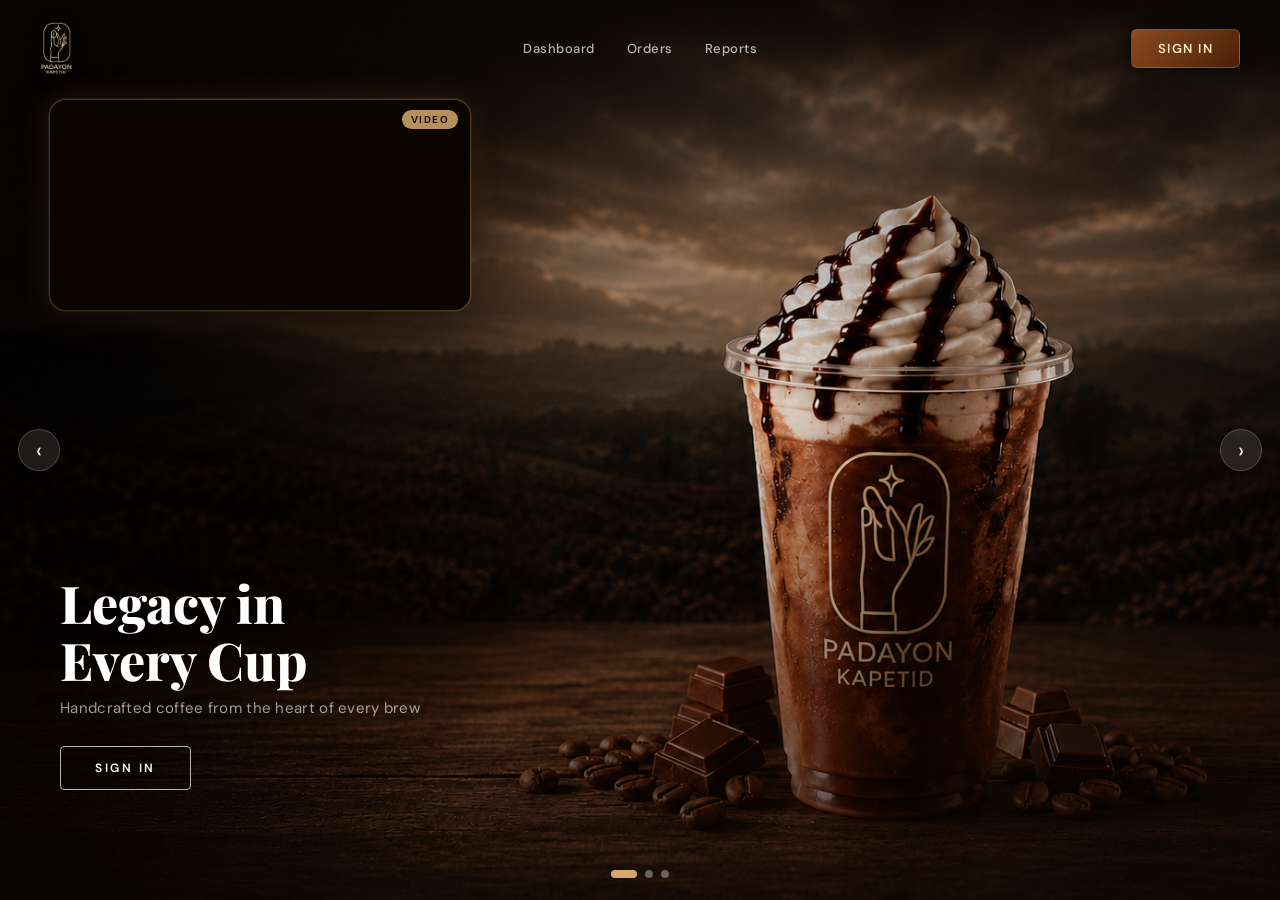
<file: menu-management.html>
<!DOCTYPE html>
<html lang="en">
<head>
<script>(function(){var t=localStorage.getItem("pk_theme")||"light";document.documentElement.setAttribute("data-theme",t);})();</script>
<style>
/* SIDEBAR OVERRIDE — must load first, beats everything */
.sidebar {
  position: fixed !important;
  top: 0 !important; left: 0 !important;
  height: 100% !important;
  width: 220px !important;
  background: #1A1A1A !important;
  z-index: 100 !important;
  transform: translateX(-100%) !important;
  transition: transform 0.28s cubic-bezier(.4,0,.2,1) !important;
  overflow: hidden !important;
  display: flex !important;
  flex-direction: column !important;
}
.sidebar.open { transform: translateX(0) !important; overflow: visible !important; }
.sidebar:not(.open) .logo-text,
.sidebar:not(.open) .nav-section-label,
.sidebar:not(.open) .nav-item span,
.sidebar:not(.open) .user-info,
.sidebar:not(.open) #logoutMenu { display: none !important; }
.sidebar.open .logo-text,
.sidebar.open .nav-section-label,
.sidebar.open .nav-item span,
.sidebar.open .user-info { display: block !important; }
.sidebar.open .nav-item { justify-content: flex-start !important; padding: 10px 12px !important; }
.sidebar.open .sidebar-user { justify-content: flex-start !important; }
.sidebar.open .sidebar-logo { justify-content: flex-start !important; padding: 22px 20px !important; }
.main-content { width: 100% !important; margin-left: 0 !important; }
.top-header { padding-left: 66px !important; }
.sidebar-backdrop { display: none; position: fixed; inset: 0; background: rgba(0,0,0,0.5); z-index: 99; backdrop-filter: blur(2px); }
.sidebar-backdrop.show { display: block; }
#sidebarToggle, .sidebar-toggle {
  display: flex !important; visibility: visible !important; opacity: 1 !important;
  position: fixed !important; top: 14px !important; left: 14px !important;
  z-index: 999999 !important; width: 42px !important; height: 42px !important;
  border-radius: 10px !important; background: #1A1A1A !important;
  border: none !important; cursor: pointer !important;
  flex-direction: column !important; align-items: center !important;
  justify-content: center !important; gap: 5px !important;
  box-shadow: 0 3px 14px rgba(0,0,0,0.4) !important; padding: 0 !important;
}
#sidebarToggle span, .sidebar-toggle span {
  display: block !important; width: 20px !important; height: 2px !important;
  background: #C8A96E !important; border-radius: 2px !important; transition: 0.22s !important;
}
#sidebarToggle.open span:nth-child(1), .sidebar-toggle.open span:nth-child(1) { transform: translateY(7px) rotate(45deg) !important; }
#sidebarToggle.open span:nth-child(2), .sidebar-toggle.open span:nth-child(2) { opacity: 0 !important; }
#sidebarToggle.open span:nth-child(3), .sidebar-toggle.open span:nth-child(3) { transform: translateY(-7px) rotate(-45deg) !important; }

  /* ── BEBAS NEUE — applied to headings and big numbers like dashboard ── */
  .top-header h1 {
    font-family: 'Bebas Neue', sans-serif !important;
    font-size: 26px !important;
    letter-spacing: 2px !important;
    font-weight: 400 !important;
  }
  .strip-value, .stat-value, .card-value {
    font-family: 'Bebas Neue', sans-serif !important;
    letter-spacing: 0.5px !important;
  }
  .panel-title, .panel-head .panel-title {
    font-family: 'Bebas Neue', sans-serif !important;
    font-size: 16px !important;
    letter-spacing: 1.5px !important;
    font-weight: 400 !important;
  }
  .report-top h2, #rTitle {
    font-family: 'Bebas Neue', sans-serif !important;
    font-size: 30px !important;
    letter-spacing: 2px !important;
    font-weight: 400 !important;
  }
  .order-id {
    font-family: 'Bebas Neue', sans-serif !important;
    font-size: 16px !important;
    letter-spacing: 1px !important;
  }
  .stat-number, .orders-count {
    font-family: 'Bebas Neue', sans-serif !important;
  }
</style>

  <meta charset="UTF-8">
  <meta name="viewport" content="width=device-width, initial-scale=1.0">
  <title>Menu Management — Padayon Kapetid</title>
  <link href="https://fonts.googleapis.com/css2?family=Playfair+Display:wght@700;800;900&family=DM+Sans:wght@300;400;500;600&family=Bebas+Neue&display=swap" rel="stylesheet">
  <link rel="stylesheet" href="css/style.css?v=20260322">
  <style>
/* ── PAGE LAYOUT ── */
.page-body{flex:1;overflow-y:auto;padding:24px;display:flex;flex-direction:column;gap:20px}
.page-body::-webkit-scrollbar{width:4px}
.page-body::-webkit-scrollbar-thumb{background:var(--border);border-radius:2px}

/* ── TOOLBAR ── */
.toolbar{display:flex;align-items:center;gap:12px;flex-wrap:wrap}
.toolbar-left{display:flex;align-items:center;gap:10px;flex:1;flex-wrap:wrap}
.search-box{display:flex;align-items:center;gap:8px;background:var(--bg-card);border:1.5px solid var(--border);border-radius:var(--radius-sm,8px);padding:8px 14px;max-width:280px;flex:1}
.search-box input{background:transparent;font-size:13px;color:var(--text-dark);width:100%;border:none;outline:none;font-family:inherit}
.search-box input::placeholder{color:var(--text-light)}
.cat-filter{padding:8px 14px;border-radius:var(--radius-sm,8px);background:var(--bg-card);border:1.5px solid var(--border);font-size:13px;color:var(--text-dark);cursor:pointer;font-family:inherit}
.cat-filter:focus{border-color:var(--accent,#C8A96E);outline:none}
.btn-primary{padding:9px 18px;border-radius:var(--radius-sm,8px);background:var(--primary,#1A1A1A);color:#F5F0E8;font-size:13px;font-weight:600;cursor:pointer;transition:.18s;border:1.5px solid var(--primary,#1A1A1A);font-family:inherit;white-space:nowrap}
.btn-primary:hover{background:var(--accent,#C8A96E);color:var(--primary,#1A1A1A);border-color:var(--accent,#C8A96E)}
.btn-outline{padding:9px 18px;border-radius:var(--radius-sm,8px);background:var(--bg-card);border:1.5px solid var(--border,#E8DFD0);color:var(--text-mid);font-size:13px;font-weight:600;cursor:pointer;transition:.18s;font-family:inherit;white-space:nowrap}
.btn-outline:hover{border-color:var(--accent,#C8A96E);color:var(--primary,#1A1A1A)}

/* ── TABS ── */
.view-tabs{display:flex;gap:6px}
.view-tab{padding:7px 16px;border-radius:100px;font-size:12px;font-weight:600;background:var(--bg-main);border:1.5px solid var(--border);color:var(--text-mid);cursor:pointer;transition:.18s;font-family:inherit}
.view-tab.active{background:var(--primary);border-color:var(--primary);color:#F5F0E8}

/* ── STATS ROW ── */
.stats-row{display:grid;grid-template-columns:repeat(auto-fit,minmax(140px,1fr));gap:12px}
.stat-card{background:var(--bg-card);border:1.5px solid var(--border);border-radius:14px;padding:14px 18px;transition:.18s}
.stat-card:hover{box-shadow:0 4px 20px rgba(26,20,10,.10);border-color:var(--accent)}
.stat-label{font-size:10px;font-weight:700;text-transform:uppercase;letter-spacing:.8px;color:var(--text-light);margin-bottom:4px}
.stat-value{font-family:'Playfair Display',serif;font-size:22px;font-weight:800;color:var(--accent)}
.stat-sub{font-size:11px;color:var(--text-light);margin-top:2px}

/* ── MENU GRID ── */
.menu-grid-admin{display:grid;grid-template-columns:repeat(auto-fill,minmax(220px,1fr));gap:14px}
.menu-card{background:var(--bg-card);border:1.5px solid var(--border);border-radius:14px;overflow:hidden;transition:.18s;position:relative}
.menu-card:hover{box-shadow:0 4px 20px rgba(26,20,10,.10);border-color:var(--accent)}
.menu-card.unavailable{opacity:.55}
.menu-card-top{aspect-ratio:4/3;background:linear-gradient(135deg,#F5F0E8,#EDE5D5);display:flex;align-items:center;justify-content:center;font-size:42px;position:relative;overflow:hidden}
.menu-card-top img{width:100%;height:100%;object-fit:cover;object-position:center;position:absolute;inset:0}
.avail-badge{position:absolute;top:8px;left:8px;padding:3px 8px;border-radius:100px;font-size:10px;font-weight:700;z-index:2}
.avail-badge.on{background:#D1FAE5;color:#065F46}
.avail-badge.off{background:#FEE2E2;color:#991B1B}
.menu-card-body{padding:12px 14px}
.menu-card-cat{font-size:10px;font-weight:700;color:var(--accent);text-transform:uppercase;letter-spacing:.5px;margin-bottom:3px}
.menu-card-name{font-size:14px;font-weight:700;color:var(--text-dark);margin-bottom:3px;line-height:1.3}
.menu-card-desc{font-size:11px;color:var(--text-light);white-space:nowrap;overflow:hidden;text-overflow:ellipsis;margin-bottom:10px}
.menu-card-footer{display:flex;align-items:center;justify-content:space-between}
.menu-card-price{font-family:'Playfair Display',serif;font-size:16px;font-weight:800;color:var(--text-dark)}
.card-actions{display:flex;gap:6px}
.card-btn{width:28px;height:28px;border-radius:7px;display:flex;align-items:center;justify-content:center;font-size:14px;cursor:pointer;transition:.18s;border:1.5px solid var(--border);background:var(--bg-main)}
.card-btn:hover{border-color:var(--accent);background:var(--border)}
.card-btn.del:hover{border-color:#FEE2E2;background:#FEE2E2;color:#991B1B}

/* ── CATEGORIES TABLE ── */
.cat-table{width:100%;border-collapse:collapse}
.cat-table th{padding:10px 18px;text-align:left;font-size:10px;font-weight:700;text-transform:uppercase;letter-spacing:.8px;color:var(--text-light);background:var(--bg-main);border-bottom:1px solid var(--border)}
.cat-table td{padding:12px 18px;font-size:13px;border-bottom:1px solid var(--border);vertical-align:middle}
.cat-table tr:last-child td{border-bottom:none}
.cat-table tr:hover td{background:var(--bg-main)}
.cat-icon-cell{font-size:20px;width:40px;text-align:center}
.cat-name-cell{font-weight:600}
.cat-count-cell{color:var(--text-light);font-size:12px}
.icon-input{width:60px;text-align:center;font-size:18px;padding:6px;border:1.5px solid var(--border);border-radius:7px;font-family:inherit}

/* ── PANEL ── */
.panel{background:var(--bg-card);border:1.5px solid var(--border);border-radius:14px;overflow:hidden}
.panel-head{display:flex;align-items:center;justify-content:space-between;padding:14px 20px;border-bottom:1px solid var(--border)}
.panel-title{font-family:'Playfair Display',serif;font-size:15px;font-weight:700}

/* ── MODAL ── */
.m-overlay{position:fixed;inset:0;background:rgba(26,20,10,.55);backdrop-filter:blur(4px);z-index:1000;display:flex;align-items:center;justify-content:center;opacity:0;pointer-events:none;transition:opacity .2s}
.m-overlay.open{opacity:1;pointer-events:all}
.m-box{background:var(--bg-card);border-radius:20px;width:500px;max-width:94vw;max-height:90vh;overflow:hidden;display:flex;flex-direction:column;box-shadow:0 8px 40px rgba(26,20,10,.2);transform:scale(.95);transition:transform .2s}
.m-overlay.open .m-box{transform:scale(1)}
.m-head{display:flex;align-items:center;justify-content:space-between;padding:20px 24px;border-bottom:1px solid var(--border)}
.m-title{font-family:'Playfair Display',serif;font-size:17px;font-weight:800}
.m-close{width:30px;height:30px;border-radius:50%;background:var(--bg-main);display:flex;align-items:center;justify-content:center;font-size:16px;cursor:pointer;border:none;color:var(--text-mid)}
.m-close:hover{background:var(--border)}
.m-body{overflow-y:auto;padding:22px 24px;flex:1}
.m-body::-webkit-scrollbar{width:3px}
.m-body::-webkit-scrollbar-thumb{background:var(--border);border-radius:2px}
.m-footer{padding:16px 24px;border-top:1px solid var(--border);display:flex;gap:10px;justify-content:flex-end}

/* ── FORM ── */
.form-row{display:grid;grid-template-columns:1fr 1fr;gap:14px;margin-bottom:14px}
.form-row.single{grid-template-columns:1fr}
.form-group{display:flex;flex-direction:column;gap:5px}
.form-label{font-size:11px;font-weight:700;text-transform:uppercase;letter-spacing:.8px;color:var(--text-light)}
.form-input{padding:10px 13px;border:1.5px solid var(--border);border-radius:8px;font-size:14px;color:var(--text-dark);background:var(--bg-main);font-family:inherit;transition:.18s}
.form-input:focus{border-color:var(--accent);background:var(--bg-card);outline:none}
.form-input::placeholder{color:var(--text-light)}
.form-select{padding:10px 13px;border:1.5px solid var(--border);border-radius:8px;font-size:14px;color:var(--text-dark);background:var(--bg-main);font-family:inherit;transition:.18s;cursor:pointer}
.form-select:focus{border-color:var(--accent);outline:none}
.form-textarea{padding:10px 13px;border:1.5px solid var(--border);border-radius:8px;font-size:13px;color:var(--text-dark);background:var(--bg-main);font-family:inherit;resize:vertical;min-height:70px;transition:.18s}
.form-textarea:focus{border-color:var(--accent);background:var(--bg-card);outline:none}

/* Toggle switch */
.toggle-row{display:flex;align-items:center;justify-content:space-between;padding:10px 0}
.toggle-label{font-size:13px;font-weight:600;color:var(--text-dark)}
.toggle-sub{font-size:11px;color:var(--text-light)}
.toggle-switch{position:relative;width:44px;height:24px;flex-shrink:0}
.toggle-switch input{opacity:0;width:0;height:0}
.toggle-slider{position:absolute;inset:0;background:var(--border);border-radius:100px;cursor:pointer;transition:.2s}
.toggle-slider::before{content:'';position:absolute;width:18px;height:18px;left:3px;top:3px;background:#fff;border-radius:50%;transition:.2s;box-shadow:0 1px 4px rgba(0,0,0,.2)}
input:checked+.toggle-slider{background:var(--primary)}
input:checked+.toggle-slider::before{transform:translateX(20px)}

/* Toast */
.toast-container{position:fixed;top:20px;right:20px;z-index:9999;display:flex;flex-direction:column;gap:8px;pointer-events:none}
.toast{padding:12px 18px;border-radius:12px;background:var(--primary);color:#F5F0E8;font-size:13px;font-weight:500;box-shadow:0 4px 20px rgba(26,20,10,.2);animation:tin .25s ease,tout .25s ease 2.75s forwards;max-width:300px}
.toast.success{background:#2D6A4F}
.toast.error{background:#DC2626}
@keyframes tin{from{opacity:0;transform:translateX(20px)}to{opacity:1;transform:translateX(0)}}
@keyframes tout{from{opacity:1}to{opacity:0;transform:translateX(20px)}}

/* Loading */
.loading-bar{height:3px;background:var(--border);border-radius:2px;overflow:hidden;position:fixed;top:0;left:0;right:0;z-index:999;display:none}
.loading-bar.show{display:block}
.loading-bar::after{content:'';display:block;height:100%;width:40%;background:var(--accent);border-radius:2px;animation:lbar 1s infinite}
@keyframes lbar{from{transform:translateX(-250%)}to{transform:translateX(400%)}}
.empty-state{padding:60px 20px;text-align:center;color:var(--text-light)}
.empty-state-icon{font-size:48px;margin-bottom:12px}
.empty-state h3{font-size:16px;color:var(--text-mid);margin-bottom:6px}
  
/* ── AI IMAGE SECTION ── */
.ai-img-section{margin-bottom:14px}
.ai-img-label{display:flex;align-items:center;justify-content:space-between;margin-bottom:8px}
.ai-img-label>span{font-size:11px;font-weight:700;text-transform:uppercase;letter-spacing:.8px;color:var(--text-light)}
.ai-gen-btn{padding:6px 14px;border-radius:8px;background:var(--primary);color:#F5F0E8;font-size:12px;font-weight:600;cursor:pointer;border:none;font-family:inherit;transition:.18s;display:flex;align-items:center;gap:5px}
.ai-gen-btn:hover{background:var(--accent);color:var(--primary)}
.ai-gen-btn:disabled{background:var(--border);color:var(--text-light);cursor:not-allowed}
.ai-img-preview{width:100%;height:180px;border:2px dashed var(--border);border-radius:12px;overflow:hidden;display:flex;align-items:center;justify-content:center;background:var(--bg-main);transition:.18s;position:relative}
.ai-img-preview.has-img{border-style:solid;border-color:var(--accent)}
.ai-img-placeholder{text-align:center;padding:20px}
.ai-img-loading{display:flex;flex-direction:column;align-items:center;justify-content:center;position:absolute;inset:0;background:rgba(245,240,232,.9);border-radius:10px}
.ai-spinner{width:32px;height:32px;border:3px solid var(--border);border-top-color:var(--accent);border-radius:50%;animation:spin .7s linear infinite}
@keyframes spin{to{transform:rotate(360deg)}}
.ai-regen-btn{position:absolute;bottom:8px;right:8px;padding:5px 10px;border-radius:7px;background:rgba(26,20,10,.65);color:#F5F0E8;font-size:11px;font-weight:600;cursor:pointer;border:none;font-family:inherit;transition:.18s;backdrop-filter:blur(4px)}
.ai-regen-btn:hover{background:var(--accent);color:var(--primary)}

/* ── PRODUCT IMAGE UPLOAD ── */
.img-upload-section{margin-bottom:14px}
.img-upload-label{display:flex;align-items:center;justify-content:space-between;margin-bottom:8px}
.img-upload-label>span{font-size:11px;font-weight:700;text-transform:uppercase;letter-spacing:.8px;color:var(--text-light)}
.img-upload-actions{display:flex;gap:6px;align-items:center}
.upload-btn{padding:6px 14px;border-radius:8px;background:var(--primary);color:#F5F0E8;font-size:12px;font-weight:600;cursor:pointer;border:none;font-family:inherit;transition:.18s;display:inline-flex;align-items:center;gap:5px}
.upload-btn:hover{background:var(--accent);color:var(--primary)}
.clear-img-btn{padding:5px 10px;border-radius:8px;background:var(--bg-main);color:var(--text-light);font-size:11px;font-weight:600;cursor:pointer;border:1.5px solid var(--border);font-family:inherit;transition:.18s}
.clear-img-btn:hover{border-color:#DC2626;color:#DC2626;background:#FEE2E2}
.img-upload-drop{width:100%;height:168px;border:2px dashed var(--border);border-radius:12px;overflow:hidden;display:flex;align-items:center;justify-content:center;background:var(--bg-main);transition:.18s;position:relative;cursor:pointer}
.img-upload-drop:hover,.img-upload-drop.drag-over{border-color:var(--accent);background:var(--bg-card)}
.img-upload-drop.drag-over{border-style:solid}
.img-upload-drop.has-img{border-style:solid;border-color:var(--accent)}
.img-upload-placeholder{text-align:center;padding:16px;pointer-events:none;user-select:none}
.menu-card-top img{width:100%;height:100%;object-fit:cover;object-position:center;position:absolute;inset:0}

/* ── MENU MANAGEMENT RESPONSIVE ─────────────────────────── */
@media (max-width: 768px) {
  .top-header { padding-left: 62px !important; }
  .top-header h1 { font-size: 16px; }
  .page-body { padding: 14px; gap: 14px; }
  .toolbar { gap: 8px; }
  .toolbar-left { gap: 6px; }
  .search-box { max-width: 100%; }
  .stats-row { grid-template-columns: repeat(2,1fr); gap: 8px; }
  .menu-grid-admin { grid-template-columns: repeat(2,1fr); gap: 10px; }
  .m-box { width: 96vw; max-width: 96vw; }
  .m-body { padding: 16px; }
  .m-head { padding: 16px 16px; }
  .m-footer { padding: 12px 16px; }
  .form-row { grid-template-columns: 1fr; gap: 10px; }
  .panel { border-radius: 12px; }
}
@media (max-width: 480px) {
  .menu-grid-admin { grid-template-columns: repeat(2,1fr); gap: 8px; }
  .stats-row { grid-template-columns: 1fr 1fr; }
  .page-body { padding: 10px; gap: 10px; }
  .toolbar { flex-wrap: wrap; }
  .view-tabs { flex-shrink: 0; }
}
</style></head>
<body>
<div class="sidebar-backdrop" id="sidebarBackdrop"></div>
<button class="sidebar-toggle" id="sidebarToggle" aria-label="Toggle menu">
  <span></span><span></span><span></span>
</button>
<div class="loading-bar" id="loadingBar"></div>
<div class="toast-container" id="toastContainer"></div>

<div class="app-shell">
  <aside class="sidebar" id="sidebar"></aside>

  <div class="main-content">
    <header class="top-header">
      <h1>Menu Management</h1>
      <div class="header-spacer"></div>
      <div class="view-tabs">
        <button class="view-tab active" onclick="setView('items',this)">🍽️ Menu Items</button>
        <button class="view-tab" onclick="setView('categories',this)">📂 Categories</button>
      </div>
    </header>

    <div class="page-body">

      <!-- STATS -->
      <div class="stats-row" id="statsRow">
        <div class="stat-card"><div class="stat-label">Total Items</div><div class="stat-value" id="statTotal">—</div><div class="stat-sub">In database</div></div>
        <div class="stat-card"><div class="stat-label">Available</div><div class="stat-value" id="statAvail" style="color:#065F46">—</div><div class="stat-sub">Showing on menu</div></div>
        <div class="stat-card"><div class="stat-label">Unavailable</div><div class="stat-value" id="statUnavail" style="color:#991B1B">—</div><div class="stat-sub">Hidden from menu</div></div>
        <div class="stat-card"><div class="stat-label">Categories</div><div class="stat-value" id="statCats">—</div><div class="stat-sub">Active categories</div></div>
      </div>

      <!-- ── ITEMS VIEW ── -->
      <div id="itemsView">
        <div class="toolbar">
          <div class="toolbar-left">
            <div class="search-box">
              <span>🔍</span>
              <input type="text" placeholder="Search items..." id="itemSearch" oninput="renderItems()">
            </div>
            <select class="cat-filter" id="catFilter" onchange="renderItems()">
              <option value="0">All Categories</option>
            </select>
            <select class="cat-filter" id="availFilter" onchange="renderItems()">
              <option value="all">All Status</option>
              <option value="1">Available</option>
              <option value="0">Unavailable</option>
            </select>
          </div>
          <button class="btn-primary" onclick="openItemModal()">+ Add Item</button>
        </div>
        <div class="menu-grid-admin" id="menuGrid">
          <div style="grid-column:1/-1;text-align:center;padding:40px;color:var(--text-light)">Loading items...</div>
        </div>
      </div>

      <!-- ── CATEGORIES VIEW ── -->
      <div id="catsView" style="display:none">
        <div class="toolbar">
          <div class="toolbar-left"></div>
          <button class="btn-primary" onclick="openCatModal()">+ Add Category</button>
        </div>
        <div class="panel">
          <div class="panel-head">
            <span class="panel-title">All Categories</span>
            <span style="font-size:12px;color:var(--text-light)" id="catCount">Loading...</span>
          </div>
          <div style="overflow-x:auto">
            <table class="cat-table">
              <thead><tr><th>Icon</th><th>Category Name</th><th>Items</th><th>Actions</th></tr></thead>
              <tbody id="catTableBody"><tr><td colspan="4" style="text-align:center;padding:30px;color:var(--text-light)">Loading...</td></tr></tbody>
            </table>
          </div>
        </div>
      </div>

    </div>
  </div>
</div>

<!-- ── ITEM MODAL ── -->
<div class="m-overlay" id="itemModal">
  <div class="m-box">
    <div class="m-head">
      <div class="m-title" id="itemModalTitle">Add Menu Item</div>
      <button class="m-close" onclick="closeItemModal()">✕</button>
    </div>
    <div class="m-body">
      <input type="hidden" id="itemId">
      <div class="form-row">
        <div class="form-group">
          <label class="form-label">Item Name *</label>
          <input type="text" class="form-input" id="itemName" placeholder="e.g. Spanish Latte">
        </div>
        <div class="form-group">
          <label class="form-label">Price (₱) *</label>
          <input type="number" class="form-input" id="itemPrice" placeholder="0.00" min="0" step="0.01">
        </div>
      </div>
      <div class="form-row single">
        <div class="form-group">
          <label class="form-label">Category *</label>
          <select class="form-select" id="itemCategory"></select>
        </div>
      </div>
      <div class="form-row single">
        <div class="form-group">
          <label class="form-label">Description</label>
          <textarea class="form-textarea" id="itemDesc" placeholder="Short description of the item..."></textarea>
        </div>
      </div>
      
      <!-- PRODUCT IMAGE UPLOAD -->
      <div class="img-upload-section">
        <div class="img-upload-label">
          <span>🖼️ Product Image</span>
          <div class="img-upload-actions">
            <label class="upload-btn" for="imgFileInput">📁 Upload Photo</label>
            <input type="file" id="imgFileInput" accept="image/*" style="display:none" onchange="handleImageUpload(this)">
            <button type="button" class="clear-img-btn" id="clearImgBtn" onclick="clearItemImage()" style="display:none">✕ Remove</button>
          </div>
        </div>
        <div class="img-upload-drop" id="imgDropZone"
             ondragover="event.preventDefault();this.classList.add('drag-over')"
             ondragleave="this.classList.remove('drag-over')"
             ondrop="handleDrop(event)"
             onclick="document.getElementById('imgFileInput').click()">
          <div class="img-upload-placeholder" id="imgPlaceholder">
            <div style="font-size:32px;margin-bottom:8px">📷</div>
            <div style="font-size:13px;font-weight:600;color:var(--text-mid);margin-bottom:4px">Click or drag &amp; drop to upload</div>
            <div style="font-size:11px;color:var(--text-light)">JPG, PNG, WEBP · Max 5MB</div>
          </div>
          <img id="imgPreviewEl" src="" alt="" style="display:none;width:100%;height:100%;object-fit:cover;border-radius:10px;position:absolute;inset:0;">
        </div>
        <input type="hidden" id="itemImageData">
      </div>
      <div class="toggle-row">
        <div>
          <div class="toggle-label">Available on Menu</div>
          <div class="toggle-sub">Customers can order this item</div>
        </div>
        <label class="toggle-switch">
          <input type="checkbox" id="itemAvailable" checked>
          <span class="toggle-slider"></span>
        </label>
      </div>
    </div>
    <div class="m-footer">
      <button class="btn-outline" onclick="closeItemModal()">Cancel</button>
      <button class="btn-primary" id="itemSaveBtn" onclick="saveItem()">Save Item</button>
    </div>
  </div>
</div>

<!-- ── CATEGORY MODAL ── -->
<div class="m-overlay" id="catModal">
  <div class="m-box" style="max-width:380px">
    <div class="m-head">
      <div class="m-title" id="catModalTitle">Add Category</div>
      <button class="m-close" onclick="closeCatModal()">✕</button>
    </div>
    <div class="m-body">
      <input type="hidden" id="catId">
      <div class="form-row single">
        <div class="form-group">
          <label class="form-label">Category Name *</label>
          <input type="text" class="form-input" id="catName" placeholder="e.g. Coffee Based">
        </div>
      </div>
      <div class="form-row single">
        <div class="form-group">
          <label class="form-label">Emoji Icon</label>
          <input type="text" class="form-input" id="catIcon" placeholder="☕" maxlength="4" style="font-size:24px;text-align:center">
        </div>
      </div>
    </div>
    <div class="m-footer">
      <button class="btn-outline" onclick="closeCatModal()">Cancel</button>
      <button class="btn-primary" id="catSaveBtn" onclick="saveCat()">Save Category</button>
    </div>
  </div>
</div>

<!-- ── CONFIRM DELETE MODAL ── -->
<div class="m-overlay" id="confirmModal">
  <div class="m-box" style="max-width:360px">
    <div class="m-head">
      <div class="m-title" style="color:#DC2626">⚠ Delete Confirmation</div>
      <button class="m-close" onclick="closeConfirm()">✕</button>
    </div>
    <div class="m-body">
      <p id="confirmMsg" style="font-size:14px;color:var(--text-mid);line-height:1.6"></p>
    </div>
    <div class="m-footer">
      <button class="btn-outline" onclick="closeConfirm()">Cancel</button>
      <button class="btn-primary" id="confirmBtn" style="background:#DC2626;border-color:#DC2626">Delete</button>
    </div>
  </div>
</div>

<script src="js/menu_images.js"></script>
<script src="js/generated_images.js"></script>
<script src="js/auth-check.js"></script>
<script>
/* ── IMAGE HANDLING ── */
// pendingImageFile: holds File object waiting to be uploaded after item is saved
let pendingImageFile = null;

function handleImageUpload(input) {
  const file = input.files[0];
  if (!file) return;
  if (file.size > 5 * 1024 * 1024) { showToast('Image too large — max 5MB', 'error'); return; }
  if (!file.type.startsWith('image/')) { showToast('Please select an image file', 'error'); return; }
  pendingImageFile = file;
  // Show preview immediately using FileReader
  const reader = new FileReader();
  reader.onload = e => setItemImage(e.target.result);
  reader.readAsDataURL(file);
}

function handleDrop(e) {
  e.preventDefault();
  document.getElementById('imgDropZone').classList.remove('drag-over');
  const file = e.dataTransfer.files[0];
  if (!file || !file.type.startsWith('image/')) return;
  if (file.size > 5 * 1024 * 1024) { showToast('Image too large — max 5MB', 'error'); return; }
  pendingImageFile = file;
  const reader = new FileReader();
  reader.onload = e => setItemImage(e.target.result);
  reader.readAsDataURL(file);
}

function setItemImage(src) {
  const img  = document.getElementById('imgPreviewEl');
  const ph   = document.getElementById('imgPlaceholder');
  const drop = document.getElementById('imgDropZone');
  const cb   = document.getElementById('clearImgBtn');
  img.src = src;
  img.style.display = 'block';
  ph.style.display  = 'none';
  drop.classList.add('has-img');
  if (cb) cb.style.display = 'inline-flex';
  document.getElementById('itemImageData').value = src;
}

function clearItemImage() {
  pendingImageFile = null;
  const img  = document.getElementById('imgPreviewEl');
  const ph   = document.getElementById('imgPlaceholder');
  const drop = document.getElementById('imgDropZone');
  const cb   = document.getElementById('clearImgBtn');
  img.src = ''; img.style.display = 'none';
  ph.style.display = 'flex';
  drop.classList.remove('has-img');
  if (cb) cb.style.display = 'none';
  document.getElementById('itemImageData').value = '';
  const fi = document.getElementById('imgFileInput');
  if (fi) fi.value = '';
}

async function uploadPendingImage(itemId) {
  if (!pendingImageFile) return null;
  const fd = new FormData();
  fd.append('item_id', itemId);
  fd.append('image', pendingImageFile);
  try {
    const res  = await fetch(API + '?action=upload_image', { method: 'POST', body: fd });
    const data = await res.json();
    if (data.success) {
      pendingImageFile = null;
      return data.image_url; // e.g. "images/item_5_1720000000.jpg"
    } else {
      showToast('Image upload failed: ' + (data.error || 'Unknown error'), 'error');
      return null;
    }
  } catch (e) {
    showToast('Image upload failed — check PHP server', 'error');
    return null;
  }
}
</script>
<script>
/* ── AUTH ── */
document.addEventListener('DOMContentLoaded', () => {
  const user = requireLogin(['admin']);
  if (user) buildNav('menu-management', user);
  loadAll();
});

const API = './php/menu_manage.php';
const IS_LOCAL = location.protocol === 'file:';
let allItems = [], allCats = [], currentView = 'items';

/* ── LOAD ── */
async function loadAll() {
  startLoad();
  if (IS_LOCAL) {
    // Running as file:// — no PHP available, use demo data
    loadDemoData();
    stopLoad();
    return;
  }
  try {
    const [items, cats] = await Promise.all([
      fetch(API+'?action=get_items').then(r=>r.json()),
      fetch(API+'?action=get_categories').then(r=>r.json())
    ]);
    if (!Array.isArray(items) || !Array.isArray(cats)) throw new Error('Invalid response');
    allItems = items;
    allCats  = cats.filter(c => c.id != 1); // exclude "All" pseudo-category
    updateStats();
    populateCatFilter();
    renderItems();
    renderCats();
  } catch(e) {
    console.warn('API unavailable, using demo data:', e.message);
    loadDemoData();
  }
  stopLoad();
}

function loadDemoData() {
  allCats = [
    {id:2,name:'Coffee Based',  icon:'☕',item_count:7},
    {id:3,name:'Non-Coffee',    icon:'🧋',item_count:8},
    {id:4,name:'Matcha Based',  icon:'🍵',item_count:5},
    {id:5,name:'Premium Drinks',icon:'✨',item_count:6},
    {id:6,name:'Silog Meals',   icon:'🍳',item_count:9},
    {id:7,name:'Snacks',        icon:'🍟',item_count:8},
    {id:8,name:'Sandwiches',    icon:'🥪',item_count:2},
    {id:9,name:'Buldak',        icon:'🌶️',item_count:2},
  ];
  allItems = [
    {id:1, name:'Americano',      price:89, category_id:2,category_name:'Coffee Based',  category_icon:'☕',description:'Espresso shots topped with cold water.',is_available:1},
    {id:2, name:'Spanish Latte',  price:89, category_id:2,category_name:'Coffee Based',  category_icon:'☕',description:'Signature espresso with creamy condensed milk.',is_available:1},
    {id:16,name:'Classic Matcha', price:89, category_id:4,category_name:'Matcha Based',  category_icon:'🍵',description:'Unsweetened matcha with milk.',is_available:1},
    {id:27,name:'Tapsilog',       price:109,category_id:6,category_name:'Silog Meals',   category_icon:'🍳',description:'Tapa, sinangag, itlog.',is_available:1},
    {id:23,name:'Biscoff Latte',  price:109,category_id:5,category_name:'Premium Drinks',category_icon:'✨',description:'Creamy latte with Biscoff sweetness.',is_available:1},
    {id:44,name:'Tuna Sandwich',  price:99, category_id:8,category_name:'Sandwiches',    category_icon:'🥪',description:'Tuna, mayo, veggies, fries.',is_available:0},
    {id:46,name:'Regular Buldak', price:129,category_id:9,category_name:'Buldak',        category_icon:'🌶️',description:'Cheesy Buldak Overload.',is_available:1},
  ];
  updateStats();
  populateCatFilter();
  renderItems();
  renderCats();
  showToast('Demo mode — connect via http://localhost/pos/ for live data', '');
}

/* ── STATS ── */
function updateStats() {
  const avail   = allItems.filter(i=>+i.is_available===1).length;
  const unavail = allItems.filter(i=>+i.is_available===0).length;
  document.getElementById('statTotal').textContent  = allItems.length;
  document.getElementById('statAvail').textContent  = avail;
  document.getElementById('statUnavail').textContent= unavail;
  document.getElementById('statCats').textContent   = allCats.length;
}

/* ── VIEW SWITCH ── */
function setView(v, btn) {
  currentView = v;
  document.querySelectorAll('.view-tab').forEach(t=>t.classList.remove('active'));
  btn.classList.add('active');
  document.getElementById('itemsView').style.display = v==='items' ? '' : 'none';
  document.getElementById('catsView').style.display  = v==='categories' ? '' : 'none';
}

/* ── CAT FILTER ── */
function populateCatFilter() {
  const sel = document.getElementById('catFilter');
  sel.innerHTML = '<option value="0">All Categories</option>' +
    allCats.map(c=>`<option value="${c.id}">${c.icon} ${c.name}</option>`).join('');
}

/* ── RENDER ITEMS ── */
function renderItems() {
  const q      = document.getElementById('itemSearch').value.toLowerCase().trim();
  const catF   = document.getElementById('catFilter').value;
  const availF = document.getElementById('availFilter').value;

  let list = allItems;
  if (q)        list = list.filter(i=>i.name.toLowerCase().includes(q)||(i.description||'').toLowerCase().includes(q));
  if (catF!=='0') list = list.filter(i=>String(i.category_id)===catF);
  if (availF!=='all') list = list.filter(i=>String(i.is_available)===availF);

  const grid = document.getElementById('menuGrid');
  if (!list.length) {
    grid.innerHTML = `<div class="empty-state" style="grid-column:1/-1"><div class="empty-state-icon">🔍</div><h3>No items found</h3></div>`;
    return;
  }
  grid.innerHTML = list.map(item => {
    let imgHTML = '';
    if (item.image_url) {
      imgHTML = `<img src="${item.image_url}" alt="${esc(item.name)}" loading="lazy" onerror="this.style.display='none'">`;
    } else if (typeof GENERATED_ITEM_IMAGES !== 'undefined' && GENERATED_ITEM_IMAGES[item.id]) {
      imgHTML = `<img src="${GENERATED_ITEM_IMAGES[item.id]}" alt="${esc(item.name)}" loading="lazy">`;
    } else {
      imgHTML = `<span style="font-size:42px;position:relative;z-index:1">${item.category_icon||'🍽️'}</span>`;
    }
    return `
    <div class="menu-card ${+item.is_available===0?'unavailable':''}" id="mc-${item.id}">
      <div class="menu-card-top">
        ${imgHTML}
        <span class="avail-badge ${+item.is_available===1?'on':'off'}">${+item.is_available===1?'Available':'Unavailable'}</span>
      </div>
      <div class="menu-card-body">
        <div class="menu-card-cat">${item.category_name||''}</div>
        <div class="menu-card-name">${esc(item.name)}</div>
        <div class="menu-card-desc">${esc(item.description||'No description')}</div>
        <div class="menu-card-footer">
          <span class="menu-card-price">₱${fmt(item.price)}</span>
          <div class="card-actions">
            <button class="card-btn" onclick="toggleAvail(${item.id},${+item.is_available===1?0:1})" title="${+item.is_available===1?'Hide':'Show'}">${+item.is_available===1?'👁':'🚫'}</button>
            <button class="card-btn" onclick="openItemModal(${item.id})" title="Edit">✏️</button>
            <button class="card-btn del" onclick="confirmDelete('item',${item.id},'${esc(item.name)}')" title="Delete">🗑️</button>
          </div>
        </div>
      </div>
    </div>`}).join('');
}

/* ── RENDER CATEGORIES ── */
function renderCats() {
  document.getElementById('catCount').textContent = allCats.length + ' categories';
  const tbody = document.getElementById('catTableBody');
  if (!allCats.length) {
    tbody.innerHTML = '<tr><td colspan="4" style="text-align:center;padding:30px;color:var(--text-light)">No categories yet</td></tr>';
    return;
  }
  tbody.innerHTML = allCats.map(c => `
    <tr>
      <td class="cat-icon-cell">${c.icon}</td>
      <td class="cat-name-cell">${esc(c.name)}</td>
      <td class="cat-count-cell">${c.item_count||0} items</td>
      <td>
        <div style="display:flex;gap:6px">
          <button class="card-btn" onclick="openCatModal(${c.id})" title="Edit">✏️</button>
          <button class="card-btn del" onclick="confirmDelete('cat',${c.id},'${esc(c.name)}')" title="Delete">🗑️</button>
        </div>
      </td>
    </tr>`).join('');
}

/* ── ITEM MODAL ── */
async function openItemModal(id) {
  document.getElementById('itemId').value    = id || '';
  document.getElementById('itemModalTitle').textContent = id ? 'Edit Menu Item' : 'Add Menu Item';
  document.getElementById('itemSaveBtn').textContent    = id ? 'Update Item' : 'Save Item';

  // Populate category dropdown
  document.getElementById('itemCategory').innerHTML =
    allCats.map(c=>`<option value="${c.id}">${c.icon} ${c.name}</option>`).join('');

  if (id) {
    // Load existing item data
    try {
      const item = allItems.find(i=>i.id==id) ||
        await fetch(API+'?action=get_item&id='+id).then(r=>r.json());
      document.getElementById('itemName').value         = item.name;
      document.getElementById('itemPrice').value        = item.price;
      document.getElementById('itemCategory').value     = item.category_id;
      document.getElementById('itemDesc').value         = item.description||'';
      document.getElementById('itemAvailable').checked  = +item.is_available===1;
      pendingImageFile = null;
      if (item.image_url) { setItemImage(item.image_url); } else { clearItemImage(); }
    } catch(e) { clearItemImage(); }
  } else {
    document.getElementById('itemName').value     = '';
    document.getElementById('itemPrice').value    = '';
    document.getElementById('itemDesc').value     = '';
    document.getElementById('itemAvailable').checked = true;
    clearItemImage();
  }
  document.getElementById('itemModal').classList.add('open');
}

function closeItemModal() { document.getElementById('itemModal').classList.remove('open'); }

async function saveItem() {
  const id    = document.getElementById('itemId').value;
  const name  = document.getElementById('itemName').value.trim();
  const price = parseFloat(document.getElementById('itemPrice').value);
  const catId = document.getElementById('itemCategory').value;
  const desc  = document.getElementById('itemDesc').value.trim();
  const avail = document.getElementById('itemAvailable').checked ? 1 : 0;

  if (!name)       { showToast('Item name is required', 'error'); return; }
  if (!price || price<=0) { showToast('Valid price is required', 'error'); return; }
  if (!catId)      { showToast('Please select a category', 'error'); return; }

  const btn = document.getElementById('itemSaveBtn');
  btn.disabled = true; btn.textContent = 'Saving...';

  const payload = {name, price, category_id:parseInt(catId), description:desc, is_available:avail};
  if (id) payload.id = parseInt(id);

  try {
    const action = id ? 'update_item' : 'add_item';
    const res    = await fetch(API+'?action='+action, {
      method:'POST', headers:{'Content-Type':'application/json'}, body:JSON.stringify(payload)
    });
    const data = await res.json();
    if (data.success) {
      const savedId = data.id || (id ? parseInt(id) : null);
      if (pendingImageFile && savedId) {
        const imgUrl = await uploadPendingImage(savedId);
        if (imgUrl) showToast('Image saved!', 'info');
      }
      showToast(data.message || 'Saved!', 'success');
      closeItemModal();
      await loadAll();
    } else { showToast(data.error||'Failed to save', 'error'); }
  } catch(e) {
    // Demo mode — update locally
    if (id) {
      const idx = allItems.findIndex(i=>i.id==id);
      if (idx>-1) { allItems[idx]={...allItems[idx],...payload,category_name:allCats.find(c=>c.id==parseInt(catId))?.name||''}; }
    } else {
      const newId = Date.now();
      allItems.push({id:newId,...payload,category_name:allCats.find(c=>c.id==parseInt(catId))?.name||'',category_icon:allCats.find(c=>c.id==parseInt(catId))?.icon||'🍽️'});
    }
    pendingImageFile = null;
    updateStats(); renderItems();
    showToast((id?'Updated':'Added')+' (demo — image upload needs PHP)', 'success');
    closeItemModal();
  }
  btn.disabled = false; btn.textContent = id ? 'Update Item' : 'Save Item';
}

async function toggleAvail(id, newVal) {
  try {
    await fetch(API+'?action=toggle_item', {
      method:'POST', headers:{'Content-Type':'application/json'},
      body:JSON.stringify({id, is_available:newVal})
    });
  } catch(e) {}
  const item = allItems.find(i=>i.id==id);
  if (item) item.is_available = newVal;
  updateStats(); renderItems();
  showToast(newVal===1?'Item is now Available':'Item hidden from menu', newVal===1?'success':'');
}

/* ── CATEGORY MODAL ── */
function openCatModal(id) {
  document.getElementById('catId').value = id||'';
  document.getElementById('catModalTitle').textContent = id ? 'Edit Category' : 'Add Category';
  document.getElementById('catSaveBtn').textContent    = id ? 'Update Category' : 'Save Category';
  if (id) {
    const cat = allCats.find(c=>c.id==id);
    document.getElementById('catName').value = cat?.name||'';
    document.getElementById('catIcon').value = cat?.icon||'';
  } else {
    document.getElementById('catName').value = '';
    document.getElementById('catIcon').value = '';
  }
  document.getElementById('catModal').classList.add('open');
}
function closeCatModal() { document.getElementById('catModal').classList.remove('open'); }

async function saveCat() {
  const id   = document.getElementById('catId').value;
  const name = document.getElementById('catName').value.trim();
  const icon = document.getElementById('catIcon').value.trim()||'🍽️';
  if (!name) { showToast('Category name is required', 'error'); return; }

  const btn = document.getElementById('catSaveBtn');
  btn.disabled=true; btn.textContent='Saving...';

  const payload = {name, icon};
  if (id) payload.id = parseInt(id);

  try {
    const action = id ? 'update_category' : 'add_category';
    const res    = await fetch(API+'?action='+action, {
      method:'POST', headers:{'Content-Type':'application/json'}, body:JSON.stringify(payload)
    });
    const data = await res.json();
    if (data.success) {
      showToast(data.message||'Saved!', 'success');
      closeCatModal(); await loadAll();
    } else { showToast(data.error||'Failed', 'error'); }
  } catch(e) {
    if (id) { const c=allCats.find(c=>c.id==id); if(c){c.name=name;c.icon=icon;} }
    else     { allCats.push({id:Date.now(),name,icon,item_count:0}); }
    updateStats(); populateCatFilter(); renderCats();
    showToast((id?'Updated':'Added')+' (demo)', 'success');
    closeCatModal();
  }
  btn.disabled=false; btn.textContent=id?'Update Category':'Save Category';
}

/* ── DELETE CONFIRM ── */
let _deleteAction = null;
function confirmDelete(type, id, name) {
  document.getElementById('confirmMsg').textContent =
    `Are you sure you want to delete "${name}"? This action cannot be undone.`;
  document.getElementById('confirmBtn').onclick = async () => {
    closeConfirm();
    await doDelete(type, id, name);
  };
  document.getElementById('confirmModal').classList.add('open');
}
function closeConfirm() { document.getElementById('confirmModal').classList.remove('open'); }

async function doDelete(type, id, name) {
  try {
    const action = type==='item' ? 'delete_item' : 'delete_category';
    const res    = await fetch(API+'?action='+action, {
      method:'POST', headers:{'Content-Type':'application/json'}, body:JSON.stringify({id})
    });
    const data = await res.json();
    if (data.success) { showToast(name+' deleted', 'success'); await loadAll(); }
    else showToast(data.error||'Cannot delete', 'error');
  } catch(e) {
    if (type==='item') allItems = allItems.filter(i=>i.id!==id);
    else allCats = allCats.filter(c=>c.id!==id);
    updateStats(); populateCatFilter(); renderItems(); renderCats();
    showToast(name+' deleted (demo)', 'success');
  }
}

/* ── CLOSE MODALS ON OVERLAY CLICK ── */
['itemModal','catModal','confirmModal'].forEach(id => {
  document.getElementById(id).addEventListener('click', function(e) {
    if (e.target === this) this.classList.remove('open');
  });
});

/* ── HELPERS ── */
function showToast(msg, type='') {
  const c = document.getElementById('toastContainer');
  const t = document.createElement('div');
  t.className = 'toast '+(type||'');
  t.textContent = msg;
  c.appendChild(t);
  setTimeout(()=>t.remove(), 3200);
}
function startLoad() { document.getElementById('loadingBar').classList.add('show'); }
function stopLoad()  { document.getElementById('loadingBar').classList.remove('show'); }
function fmt(n) { return parseFloat(n||0).toFixed(2).replace(/\B(?=(\d{3})+(?!\d))/g,','); }
function esc(s) { return String(s||'').replace(/&/g,'&amp;').replace(/</g,'&lt;').replace(/>/g,'&gt;').replace(/"/g,'&quot;').replace(/'/g,'&#39;'); }
</script>
</body>
</html>
</file>
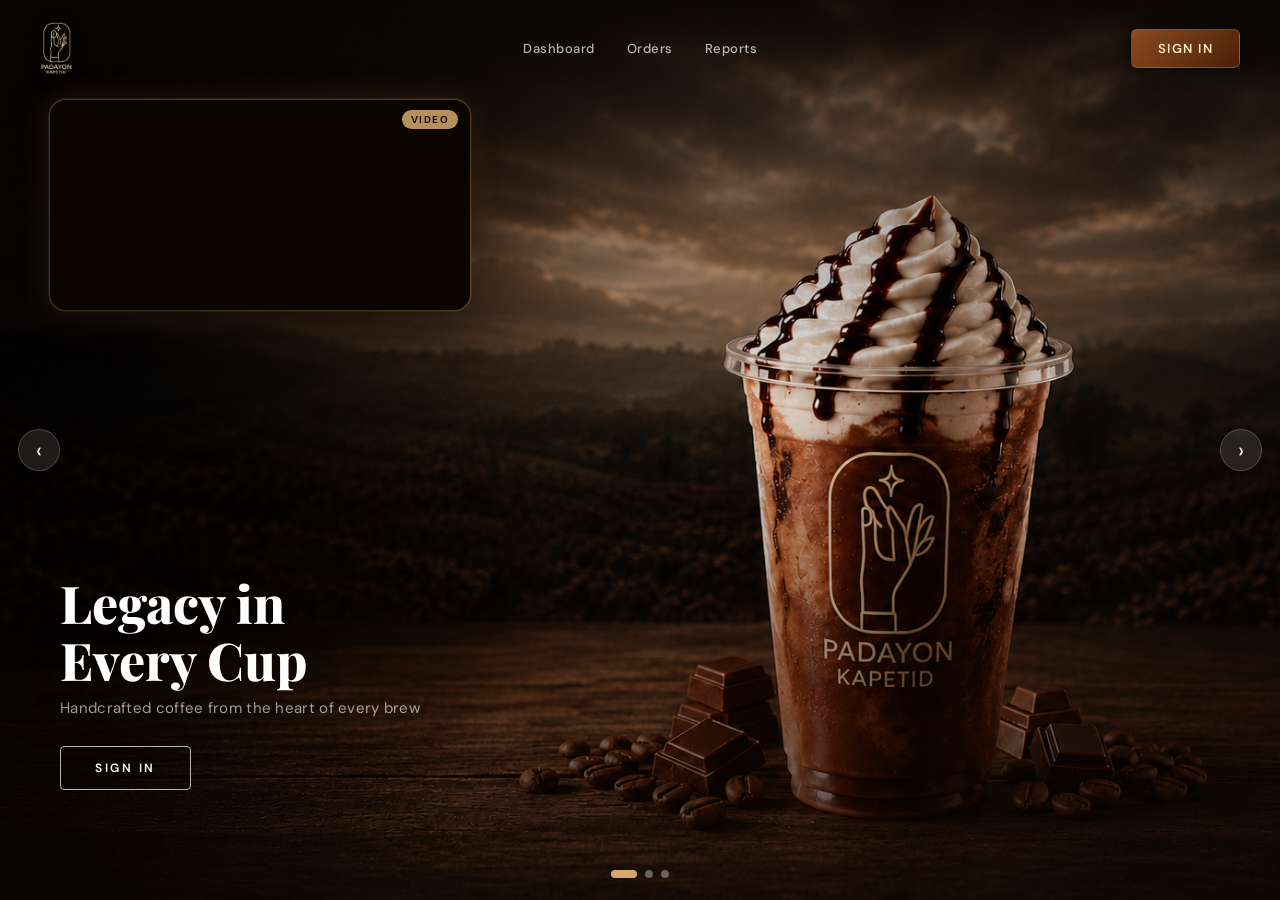
<file: orders.html>
<!DOCTYPE html>
<html lang="en">
<head>
<script>(function(){var t=localStorage.getItem("pk_theme")||"light";document.documentElement.setAttribute("data-theme",t);})();</script>
<style>
/* SIDEBAR OVERRIDE — must load first, beats everything */
.sidebar {
  position: fixed !important;
  top: 0 !important; left: 0 !important;
  height: 100% !important;
  width: 220px !important;
  background: #1A1A1A !important;
  z-index: 100 !important;
  transform: translateX(-100%) !important;
  transition: transform 0.28s cubic-bezier(.4,0,.2,1) !important;
  overflow: hidden !important;
  display: flex !important;
  flex-direction: column !important;
}
.sidebar.open { transform: translateX(0) !important; overflow: visible !important; }
.sidebar:not(.open) .logo-text,
.sidebar:not(.open) .nav-section-label,
.sidebar:not(.open) .nav-item span,
.sidebar:not(.open) .user-info,
.sidebar:not(.open) #logoutMenu { display: none !important; }
.sidebar.open .logo-text,
.sidebar.open .nav-section-label,
.sidebar.open .nav-item span,
.sidebar.open .user-info { display: block !important; }
.sidebar.open .nav-item { justify-content: flex-start !important; padding: 10px 12px !important; }
.sidebar.open .sidebar-user { justify-content: flex-start !important; }
.sidebar.open .sidebar-logo { justify-content: flex-start !important; padding: 22px 20px !important; }
.main-content { width: 100% !important; margin-left: 0 !important; }
.top-header { padding-left: 66px !important; }
.sidebar-backdrop { display: none; position: fixed; inset: 0; background: rgba(0,0,0,0.5); z-index: 99; backdrop-filter: blur(2px); }
.sidebar-backdrop.show { display: block; }
#sidebarToggle, .sidebar-toggle {
  display: flex !important; visibility: visible !important; opacity: 1 !important;
  position: fixed !important; top: 14px !important; left: 14px !important;
  z-index: 999999 !important; width: 42px !important; height: 42px !important;
  border-radius: 10px !important; background: #1A1A1A !important;
  border: none !important; cursor: pointer !important;
  flex-direction: column !important; align-items: center !important;
  justify-content: center !important; gap: 5px !important;
  box-shadow: 0 3px 14px rgba(0,0,0,0.4) !important; padding: 0 !important;
}
#sidebarToggle span, .sidebar-toggle span {
  display: block !important; width: 20px !important; height: 2px !important;
  background: #C8A96E !important; border-radius: 2px !important; transition: 0.22s !important;
}
#sidebarToggle.open span:nth-child(1), .sidebar-toggle.open span:nth-child(1) { transform: translateY(7px) rotate(45deg) !important; }
#sidebarToggle.open span:nth-child(2), .sidebar-toggle.open span:nth-child(2) { opacity: 0 !important; }
#sidebarToggle.open span:nth-child(3), .sidebar-toggle.open span:nth-child(3) { transform: translateY(-7px) rotate(-45deg) !important; }

  /* ── BEBAS NEUE — applied to headings and big numbers like dashboard ── */
  .top-header h1 {
    font-family: 'Bebas Neue', sans-serif !important;
    font-size: 26px !important;
    letter-spacing: 2px !important;
    font-weight: 400 !important;
  }
  .strip-value, .stat-value, .card-value {
    font-family: 'Bebas Neue', sans-serif !important;
    letter-spacing: 0.5px !important;
  }
  .panel-title, .panel-head .panel-title {
    font-family: 'Bebas Neue', sans-serif !important;
    font-size: 16px !important;
    letter-spacing: 1.5px !important;
    font-weight: 400 !important;
  }
  .report-top h2, #rTitle {
    font-family: 'Bebas Neue', sans-serif !important;
    font-size: 30px !important;
    letter-spacing: 2px !important;
    font-weight: 400 !important;
  }
  .order-id {
    font-family: 'Bebas Neue', sans-serif !important;
    font-size: 16px !important;
    letter-spacing: 1px !important;
  }
  .stat-number, .orders-count {
    font-family: 'Bebas Neue', sans-serif !important;
  }
</style>

  <meta charset="UTF-8">
  <meta name="viewport" content="width=device-width, initial-scale=1.0">
  <title>Orders — Padayon Kapetid</title>
  <link href="https://fonts.googleapis.com/css2?family=Playfair+Display:wght@700;800;900&family=DM+Sans:wght@300;400;500;600&family=Bebas+Neue&display=swap" rel="stylesheet">
  <link rel="stylesheet" href="css/style.css?v=20260322">
  <style>
.filter-bar{display:flex;align-items:center;gap:10px;padding:14px 24px;background:var(--bg-card);border-bottom:1px solid var(--border);flex-shrink:0;flex-wrap:wrap}
.status-tab{padding:6px 16px;border-radius:100px;font-size:12px;font-weight:600;background:var(--bg-main);border:1.5px solid var(--border);color:var(--text-mid);cursor:pointer;transition:var(--t,0.18s)}
.status-tab.active{background:var(--primary);border-color:var(--primary);color:#F5F0E8}
.status-tab:hover:not(.active){border-color:var(--accent);color:var(--primary)}
.search-box{display:flex;align-items:center;gap:8px;background:var(--bg-main);border:1.5px solid var(--border);border-radius:8px;padding:7px 12px;flex:1;max-width:280px}
.search-box input{background:transparent;font-size:13px;color:var(--text-dark);width:100%;border:none;outline:none;font-family:inherit}
.search-box input::placeholder{color:var(--text-light)}
.refresh-btn{padding:7px 14px;border-radius:8px;background:var(--bg-main);border:1.5px solid var(--border);color:var(--text-mid);font-size:13px;font-weight:600;cursor:pointer;transition:var(--t,0.18s);font-family:inherit}
.refresh-btn:hover{border-color:var(--accent);color:var(--primary)}
.orders-content{flex:1;overflow-y:auto;padding:24px}
.orders-content::-webkit-scrollbar{width:4px}
.orders-content::-webkit-scrollbar-thumb{background:var(--border);border-radius:2px}
.summary-strip{display:grid;grid-template-columns:repeat(auto-fit,minmax(150px,1fr));gap:12px;margin-bottom:20px}
.strip-card{background:var(--bg-card);border:1.5px solid var(--border);border-radius:14px;padding:14px 18px;display:flex;flex-direction:column;gap:4px;transition:var(--t,0.18s)}
.strip-card:hover{box-shadow:0 4px 20px rgba(26,20,10,.10);border-color:var(--accent)}
.strip-label{font-size:10px;font-weight:700;text-transform:uppercase;letter-spacing:.8px;color:var(--text-light)}
.strip-value{font-family:'Playfair Display',serif;font-size:22px;font-weight:800;color:var(--accent)}
.strip-sub{font-size:11px;color:var(--text-light)}
.orders-panel{background:var(--bg-card);border:1.5px solid var(--border);border-radius:14px;overflow:hidden}
.panel-head{display:flex;align-items:center;justify-content:space-between;padding:14px 20px;border-bottom:1px solid var(--border)}
.panel-title{font-family:'Playfair Display',serif;font-size:15px;font-weight:700}
.panel-count{font-size:12px;color:var(--text-light)}
.orders-table{width:100%;border-collapse:collapse}
.orders-table th{padding:10px 16px;text-align:left;font-size:10px;font-weight:700;text-transform:uppercase;letter-spacing:.8px;color:var(--text-light);background:var(--bg-main);border-bottom:1px solid var(--border)}
.orders-table td{padding:12px 16px;font-size:13px;border-bottom:1px solid var(--border);vertical-align:middle}
.orders-table tr:last-child td{border-bottom:none}
.orders-table tr:hover td{background:var(--bg-main)}
.order-id{font-family:'Playfair Display',serif;font-weight:700;color:var(--accent);font-size:14px}
.customer-name{font-weight:600}
.amt{font-family:'Playfair Display',serif;font-weight:700}
.badge{display:inline-flex;align-items:center;padding:4px 10px;border-radius:100px;font-size:11px;font-weight:600}
.badge-completed{background:#D1FAE5;color:#065F46}
.badge-pending{background:#FEF3C7;color:#92400E}
.badge-preparing{background:#DBEAFE;color:#1E40AF}
.badge-ready{background:#EDE9FE;color:#5B21B6}
.badge-cancelled{background:#FEE2E2;color:#991B1B}
.action-btn{padding:5px 12px;border-radius:8px;font-size:12px;font-weight:600;cursor:pointer;transition:var(--t,0.18s);border:1.5px solid var(--border);color:var(--text-mid);font-family:inherit;background:none}
.action-btn:hover{border-color:var(--accent);color:var(--primary)}
/* MODAL */
.o-modal-overlay{position:fixed;inset:0;background:rgba(26,20,10,.5);backdrop-filter:blur(4px);z-index:1000;display:flex;align-items:center;justify-content:center;opacity:0;pointer-events:none;transition:opacity .2s}
.o-modal-overlay.open{opacity:1;pointer-events:all}
.o-modal{background:var(--bg-card);border-radius:20px;width:480px;max-width:94vw;max-height:85vh;overflow:hidden;display:flex;flex-direction:column;box-shadow:0 8px 32px rgba(26,20,10,.18);transform:scale(.95);transition:transform .2s}
.o-modal-overlay.open .o-modal{transform:scale(1)}
.o-modal-head{display:flex;align-items:center;justify-content:space-between;padding:20px 24px;border-bottom:1px solid var(--border)}
.o-modal-title{font-family:'Playfair Display',serif;font-size:17px;font-weight:800}
.o-modal-close{width:30px;height:30px;border-radius:50%;background:var(--bg-main);display:flex;align-items:center;justify-content:center;font-size:16px;color:var(--text-mid);cursor:pointer;border:none}
.o-modal-close:hover{background:var(--border)}
.o-modal-body{overflow-y:auto;padding:20px 24px;flex:1}
.detail-row{display:flex;justify-content:space-between;padding:6px 0;font-size:13px;border-bottom:1px solid var(--border)}
.detail-row:last-child{border-bottom:none}
.detail-label{color:var(--text-light);font-weight:500}
.detail-value{font-weight:600}
.items-section-title{font-size:11px;font-weight:700;text-transform:uppercase;letter-spacing:.8px;color:var(--text-light);margin:14px 0 8px}
.order-item-row{display:flex;align-items:center;justify-content:space-between;padding:8px 0;border-bottom:1px solid var(--border);font-size:13px}
.order-item-row:last-child{border-bottom:none}
.item-qty{background:var(--bg-main);border:1px solid var(--border);border-radius:4px;padding:2px 7px;font-weight:700;font-size:12px;margin-right:8px}
.item-total{font-family:'Playfair Display',serif;font-weight:700}
.totals-block{margin-top:14px;background:var(--bg-main);border-radius:8px;padding:14px}
.total-line{display:flex;justify-content:space-between;font-size:13px;padding:3px 0}
.total-line.grand{padding-top:10px;margin-top:6px;border-top:1.5px dashed var(--border);font-family:'Playfair Display',serif;font-size:16px;font-weight:800;color:var(--accent)}
.status-actions{margin-top:16px;display:flex;gap:8px;flex-wrap:wrap}
.sa-btn{flex:1;min-width:100px;padding:9px;border-radius:8px;font-size:12px;font-weight:700;cursor:pointer;transition:var(--t,0.18s);border:1.5px solid var(--border);color:var(--text-mid);font-family:inherit;background:none;text-align:center}
.sa-btn:hover{border-color:var(--accent);color:var(--primary)}
.sa-btn.primary{background:var(--primary);border-color:var(--primary);color:#F5F0E8}
.sa-btn.primary:hover{background:var(--accent);color:var(--primary)}
.sa-btn.red{border-color:#FEE2E2;color:#991B1B}
.sa-btn.red:hover{background:#FEE2E2}
.db-notice{background:#FEF3C7;border:1px solid #FDE68A;border-radius:8px;padding:10px 16px;font-size:12px;color:#92400E;margin-bottom:16px}
.db-notice.ok{background:#D1FAE5;border-color:#A7F3D0;color:#065F46}
.loading-bar{height:3px;background:var(--border);border-radius:2px;overflow:hidden;position:fixed;top:0;left:0;right:0;z-index:999;display:none}
.loading-bar.show{display:block}

/* ── ORDERS RESPONSIVE ─────────────────────────────────────────── */
@media (max-width: 1024px) {
  .orders-table th:nth-child(3),
  .orders-table td:nth-child(3) { display: none; }
}
@media (max-width: 768px) {
  .top-header { padding-left: 62px !important; }
  .filter-bar { padding: 10px 14px; gap: 6px; }
  .status-tab { padding: 5px 10px; font-size: 11px; }
  .search-box { max-width: 100%; }
  .orders-content { padding: 14px; }
  .summary-strip { grid-template-columns: repeat(2, 1fr); gap: 8px; margin-bottom: 14px; }
  .strip-value { font-size: 18px; }
  /* Hide less important table columns on mobile */
  .orders-table th:nth-child(3),
  .orders-table td:nth-child(3),
  .orders-table th:nth-child(4),
  .orders-table td:nth-child(4) { display: none; }
  .orders-table th, .orders-table td { padding: 10px 10px; font-size: 12px; }
  .o-modal { width: 96vw; }
  .status-actions { gap: 6px; }
  .sa-btn { min-width: 80px; padding: 8px 6px; font-size: 11px; }
}
@media (max-width: 480px) {
  .summary-strip { grid-template-columns: repeat(2, 1fr); }
  .strip-card { padding: 10px 12px; }
  .strip-label { font-size: 9px; }
  .strip-value { font-size: 16px; }
  .filter-bar { padding: 8px 10px; }
  /* Show only key columns on tiny screens */
  .orders-table th:nth-child(2),
  .orders-table td:nth-child(2),
  .orders-table th:nth-child(5),
  .orders-table td:nth-child(5) { display: none; }
  .orders-content { padding: 10px; }
}
.loading-bar::after{content:'';display:block;height:100%;width:40%;background:var(--accent);border-radius:2px;animation:ldslide 1s infinite}
@keyframes ldslide{from{transform:translateX(-250%)}to{transform:translateX(400%)}}
.empty{padding:50px 20px;text-align:center;color:var(--text-light)}
.empty-icon{font-size:44px;margin-bottom:12px}
.empty h3{font-size:16px;color:var(--text-mid)}
  </style></head>
<body>
<div class="sidebar-backdrop" id="sidebarBackdrop"></div>
<button class="sidebar-toggle" id="sidebarToggle" aria-label="Toggle menu">
  <span></span><span></span><span></span>
</button>
<div class="loading-bar" id="loadingBar"></div>
<div class="app-shell">
  <aside class="sidebar" id="sidebar"></aside>

  <div class="main-content">
    <header class="top-header">
      <h1>Orders</h1>
      <div class="header-spacer"></div>
      <button class="refresh-btn" onclick="loadOrders()">↺ Refresh</button>
    </header>

    <div class="filter-bar">
      <button class="status-tab active" onclick="setStatus('all',this)">All</button>
      <button class="status-tab" onclick="setStatus('pending',this)">⏳ Pending</button>
      <button class="status-tab" onclick="setStatus('preparing',this)">👨‍🍳 Preparing</button>
      <button class="status-tab" onclick="setStatus('ready',this)">✅ Ready</button>
      <button class="status-tab" onclick="setStatus('completed',this)">🏁 Completed</button>
      <button class="status-tab" onclick="setStatus('cancelled',this)">❌ Cancelled</button>
      <div class="search-box">
        <span>🔍</span>
        <input type="text" placeholder="Search order, customer..." id="searchInput" oninput="filterOrders()">
      </div>
    </div>

    <div class="orders-content">
      <div id="dbNotice" class="db-notice">⏳ Loading orders...</div>
      <div class="summary-strip">
        <div class="strip-card"><div class="strip-label">Today's Orders</div><div class="strip-value" id="sTodayOrders">—</div><div class="strip-sub">Total orders</div></div>
        <div class="strip-card"><div class="strip-label">Today's Revenue</div><div class="strip-value" id="sTodayRevenue">—</div><div class="strip-sub">Completed only</div></div>
        <div class="strip-card"><div class="strip-label">Pending</div><div class="strip-value" id="sPending" style="color:#065F46">—</div><div class="strip-sub">Needs attention</div></div>
        <div class="strip-card"><div class="strip-label">Completed</div><div class="strip-value" id="sCompleted" style="color:#065F46">—</div><div class="strip-sub">Today</div></div>
        <div class="strip-card"><div class="strip-label">Cancelled</div><div class="strip-value" id="sCancelled" style="color:#991B1B">—</div><div class="strip-sub">Today</div></div>
      </div>
      <div class="orders-panel">
        <div class="panel-head">
          <span class="panel-title">All Orders</span>
          <span class="panel-count" id="orderCount">Loading...</span>
        </div>
        <div style="overflow-x:auto">
          <table class="orders-table">
            <thead><tr>
              <th>Order #</th><th>Customer</th><th>Type</th>
              <th>Items</th><th>Total</th><th>Status</th><th>Time</th><th>Actions</th>
            </tr></thead>
            <tbody id="ordersBody"><tr><td colspan="8" style="text-align:center;padding:40px;color:var(--text-light)">Loading...</td></tr></tbody>
          </table>
        </div>
      </div>
    </div>
  </div>
</div>

<!-- DETAIL MODAL -->
<div class="o-modal-overlay" id="orderModal">
  <div class="o-modal">
    <div class="o-modal-head">
      <div class="o-modal-title" id="modalTitle">Order Details</div>
      <button class="o-modal-close" onclick="closeModal()">✕</button>
    </div>
    <div class="o-modal-body" id="modalBody">Loading...</div>
  </div>
</div>

<script src="js/auth-check.js"></script>
<script>
// Both admin and cashier can access orders
const _user = requireLogin(['admin','cashier']);
if (_user) buildNav('orders', _user);
</script>
<script>
const API_ORDERS = './php/orders.php';
const API_REPORT = './php/report.php';
const IS_LOCAL   = location.protocol === 'file:';
let allOrders = [], currentStatus = 'all';

document.addEventListener('DOMContentLoaded', loadOrders);

async function loadOrders(){
  startLoad();
  if(IS_LOCAL){ showNotice(false,'⚠ Demo mode — open via http://localhost/pos/ for live data.'); renderDemoOrders(); stopLoad(); return; }
  try {
    const orders = await fetch(API_ORDERS+'?action=list').then(r=>r.json());
    allOrders = orders;
    showNotice(true);
    renderSummary(orders);
    renderTable(filtered());
  } catch(e){ showNotice(false,'⚠ Cannot reach database.'); renderDemoOrders(); }
  stopLoad();
}

function setStatus(s,btn){ currentStatus=s; document.querySelectorAll('.status-tab').forEach(t=>t.classList.remove('active')); btn.classList.add('active'); renderTable(filtered()); }
function filtered(){
  let list = allOrders;
  if(currentStatus!=='all') list=list.filter(o=>o.status===currentStatus);
  const q=document.getElementById('searchInput').value.toLowerCase().trim();
  if(q) list=list.filter(o=>String(o.id).includes(q)||(o.customer_name||'').toLowerCase().includes(q)||(o.order_type||'').toLowerCase().includes(q));
  return list;
}
function filterOrders(){ renderTable(filtered()); }

function renderSummary(orders){
  const today=new Date().toDateString();
  const t=orders.filter(o=>new Date(o.created_at).toDateString()===today);
  const rev=t.filter(o=>o.status==='completed').reduce((s,o)=>s+(+o.total),0);
  document.getElementById('sTodayOrders').textContent=t.length;
  document.getElementById('sTodayRevenue').textContent='₱'+fmt(rev);
  document.getElementById('sPending').textContent=t.filter(o=>o.status==='pending').length;
  document.getElementById('sCompleted').textContent=t.filter(o=>o.status==='completed').length;
  document.getElementById('sCancelled').textContent=t.filter(o=>o.status==='cancelled').length;
}

function renderTable(orders){
  document.getElementById('orderCount').textContent=orders.length+' order'+(orders.length!==1?'s':'');
  const tbody=document.getElementById('ordersBody');
  if(!orders.length){ tbody.innerHTML='<tr><td colspan="8"><div class="empty"><div class="empty-icon">🧾</div><h3>No orders found</h3></div></td></tr>'; return; }
  const icon=t=>t==='dine-in'?'🍽️':t==='takeout'?'🥡':'🛵';
  const cls=s=>({completed:'badge-completed',pending:'badge-pending',preparing:'badge-preparing',ready:'badge-ready',cancelled:'badge-cancelled'}[s]||'badge-pending');
  tbody.innerHTML=orders.map(o=>{
    const d=new Date(o.created_at);
    const time=d.toLocaleTimeString('en-PH',{hour:'2-digit',minute:'2-digit'});
    const date=d.toLocaleDateString('en-PH',{month:'short',day:'numeric'});
    return `<tr>
      <td><span class="order-id">#${o.id}</span></td>
      <td><span class="customer-name">${o.customer_name||'Guest'}</span><br><span style="font-size:11px;color:var(--text-light)">${o.table_number?'Table '+o.table_number:''}</span></td>
      <td>${icon(o.order_type)} ${o.order_type}</td>
      <td style="text-align:center">${o.item_count}</td>
      <td><span class="amt">₱${fmt(o.total)}</span></td>
      <td><span class="badge ${cls(o.status)}">${o.status}</span></td>
      <td style="color:var(--text-light);font-size:12px">${date}<br>${time}</td>
      <td><button class="action-btn" onclick="viewOrder(${o.id})">View</button></td>
    </tr>`;
  }).join('');
}

async function viewOrder(id){
  document.getElementById('modalTitle').textContent='Order #'+id;
  document.getElementById('modalBody').innerHTML='<div style="text-align:center;padding:30px;color:var(--text-light)">Loading...</div>';
  document.getElementById('orderModal').classList.add('open');
  try {
    const o=await fetch(API_ORDERS+'?action=get&id='+id).then(r=>r.json());
    renderModal(o);
  } catch(e){ document.getElementById('modalBody').innerHTML='<p style="padding:20px;color:red">Failed to load.</p>'; }
}

function renderModal(o){
  const icon=t=>t==='dine-in'?'🍽️':t==='takeout'?'🥡':'🛵';
  const cls=s=>({completed:'badge-completed',pending:'badge-pending',preparing:'badge-preparing',ready:'badge-ready',cancelled:'badge-cancelled'}[s]||'badge-pending');
  const d=new Date(o.created_at);
  const btns=[
    {l:'Mark Preparing',v:'preparing',c:''},
    {l:'Mark Ready',    v:'ready',    c:''},
    {l:'Complete ✓',   v:'completed',c:'primary'},
    {l:'Cancel ✗',     v:'cancelled',c:'red'},
  ].filter(b=>b.v!==o.status).map(b=>`<button class="sa-btn ${b.c}" onclick="updateStatus(${o.id},'${b.v}')">${b.l}</button>`).join('');

  const items=(o.items||[]).map(it=>`
    <div class="order-item-row">
      <div><span class="item-qty">${it.qty}×</span>${it.item_name}</div>
      <div class="item-total">₱${fmt(it.subtotal)}</div>
    </div>`).join('')||'<p style="color:var(--text-light);font-size:13px;padding:8px 0">No item details</p>';

  document.getElementById('modalBody').innerHTML=`
    <div>
      <div class="detail-row"><span class="detail-label">Status</span><span class="detail-value"><span class="badge ${cls(o.status)}">${o.status}</span></span></div>
      <div class="detail-row"><span class="detail-label">Customer</span><span class="detail-value">${o.customer_name||'Guest'}</span></div>
      <div class="detail-row"><span class="detail-label">Table</span><span class="detail-value">${o.table_number||'—'}</span></div>
      <div class="detail-row"><span class="detail-label">Type</span><span class="detail-value">${icon(o.order_type)} ${o.order_type}</span></div>
      <div class="detail-row"><span class="detail-label">Date & Time</span><span class="detail-value">${d.toLocaleString('en-PH')}</span></div>
      ${o.notes?`<div class="detail-row"><span class="detail-label">Notes</span><span class="detail-value">${o.notes}</span></div>`:''}
    </div>
    <div class="items-section-title">Order Items</div>
    ${items}
    <div class="totals-block">
      <div class="total-line"><span>Subtotal</span><span>₱${fmt(o.subtotal)}</span></div>
      <div class="total-line"><span>VAT (12%)</span><span>₱${fmt(o.tax)}</span></div>
      <div class="total-line grand"><span>Grand Total</span><span>₱${fmt(o.total)}</span></div>
    </div>
    <div class="status-actions">${btns}</div>`;
}

async function updateStatus(id,status){
  try {
    const res=await fetch(API_ORDERS+'?action=status',{method:'PUT',headers:{'Content-Type':'application/json'},body:JSON.stringify({id,status})});
    const data=await res.json();
    if(data.success){ closeModal(); loadOrders(); }
  } catch(e){ alert('Failed to update status'); }
}

function closeModal(){ document.getElementById('orderModal').classList.remove('open'); }
document.getElementById('orderModal').addEventListener('click',function(e){ if(e.target===this)closeModal(); });

function renderDemoOrders(){
  const n=(h,m)=>{const d=new Date();d.setHours(h,m,0,0);return d.toISOString();};
  allOrders=[
    {id:1010,customer_name:'Dante Cruz',    order_type:'dine-in', table_number:'5',item_count:4,subtotal:376,tax:45.12,total:421.12,status:'pending',  created_at:n(14,15)},
    {id:1009,customer_name:'Guest',         order_type:'takeout', table_number:'', item_count:1,subtotal:89, tax:10.68,total:99.68, status:'cancelled', created_at:n(13,40)},
    {id:1008,customer_name:'Nena Torres',   order_type:'dine-in', table_number:'2',item_count:2,subtotal:178,tax:21.36,total:199.36,status:'completed', created_at:n(13,5)},
    {id:1007,customer_name:'Rico Dalisay',  order_type:'dine-in', table_number:'3',item_count:3,subtotal:267,tax:32.04,total:299.04,status:'completed', created_at:n(12,20)},
    {id:1006,customer_name:'Guest',         order_type:'takeout', table_number:'', item_count:2,subtotal:198,tax:23.76,total:221.76,status:'preparing', created_at:n(11,55)},
    {id:1005,customer_name:'Liza Bautista', order_type:'dine-in', table_number:'8',item_count:5,subtotal:445,tax:53.40,total:498.40,status:'ready',     created_at:n(11,10)},
    {id:1004,customer_name:'Carlo Mendoza', order_type:'delivery',table_number:'', item_count:1,subtotal:109,tax:13.08,total:122.08,status:'completed', created_at:n(10,30)},
    {id:1003,customer_name:'Ana Reyes',     order_type:'dine-in', table_number:'1',item_count:4,subtotal:356,tax:42.72,total:398.72,status:'completed', created_at:n(9,45)},
    {id:1002,customer_name:'Juan dela Cruz',order_type:'takeout', table_number:'', item_count:2,subtotal:178,tax:21.36,total:199.36,status:'completed', created_at:n(9,2)},
    {id:1001,customer_name:'Maria Santos',  order_type:'dine-in', table_number:'4',item_count:3,subtotal:267,tax:32.04,total:299.04,status:'completed', created_at:n(8,15)},
  ];
  renderSummary(allOrders);
  renderTable(filtered());
}

function showNotice(live,msg=''){
  const el=document.getElementById('dbNotice');
  if(live){el.className='db-notice ok';el.textContent='✅ Connected to MySQL — showing live orders.';}
  else{el.className='db-notice';el.textContent=msg;}
}
function startLoad(){ document.getElementById('loadingBar').classList.add('show'); }
function stopLoad() { document.getElementById('loadingBar').classList.remove('show'); }
function fmt(n){ return parseFloat(n||0).toFixed(2).replace(/\B(?=(\d{3})+(?!\d))/g,','); }
</script>
</body>
</html>
</file>
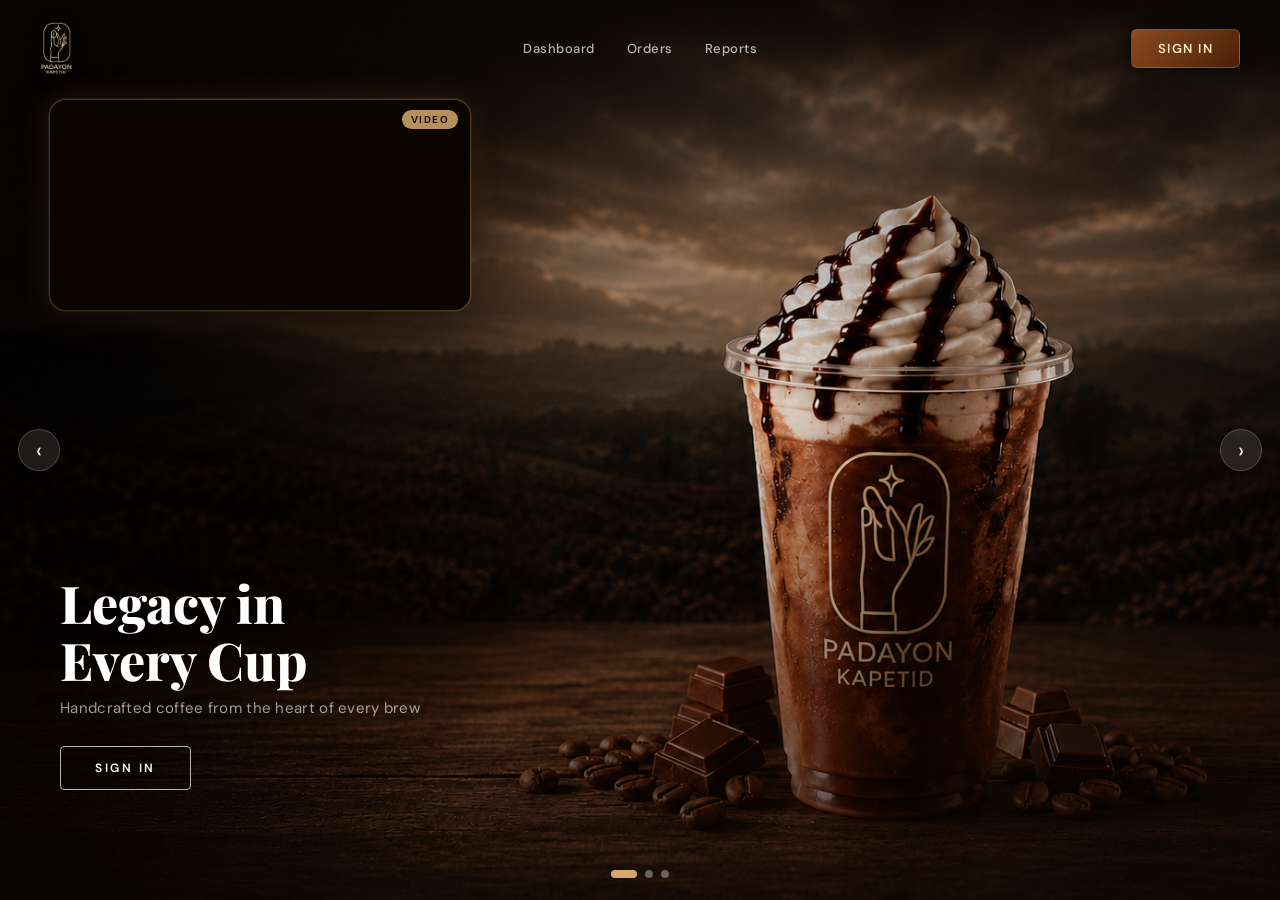
<file: sales-report.html>
<!DOCTYPE html>
<html lang="en">
<head>
<script>(function(){var t=localStorage.getItem("pk_theme")||"light";document.documentElement.setAttribute("data-theme",t);})();</script>
<style>
/* SIDEBAR OVERRIDE — must load first, beats everything */
.sidebar {
  position: fixed !important;
  top: 0 !important; left: 0 !important;
  height: 100% !important;
  width: 220px !important;
  background: #1A1A1A !important;
  z-index: 100 !important;
  transform: translateX(-100%) !important;
  transition: transform 0.28s cubic-bezier(.4,0,.2,1) !important;
  overflow: hidden !important;
  display: flex !important;
  flex-direction: column !important;
}
.sidebar.open { transform: translateX(0) !important; overflow: visible !important; }
.sidebar:not(.open) .logo-text,
.sidebar:not(.open) .nav-section-label,
.sidebar:not(.open) .nav-item span,
.sidebar:not(.open) .user-info,
.sidebar:not(.open) #logoutMenu { display: none !important; }
.sidebar.open .logo-text,
.sidebar.open .nav-section-label,
.sidebar.open .nav-item span,
.sidebar.open .user-info { display: block !important; }
.sidebar.open .nav-item { justify-content: flex-start !important; padding: 10px 12px !important; }
.sidebar.open .sidebar-user { justify-content: flex-start !important; }
.sidebar.open .sidebar-logo { justify-content: flex-start !important; padding: 22px 20px !important; }
.main-content { width: 100% !important; margin-left: 0 !important; }
.top-header { padding-left: 66px !important; }
.sidebar-backdrop { display: none; position: fixed; inset: 0; background: rgba(0,0,0,0.5); z-index: 99; backdrop-filter: blur(2px); }
.sidebar-backdrop.show { display: block; }
#sidebarToggle, .sidebar-toggle {
  display: flex !important; visibility: visible !important; opacity: 1 !important;
  position: fixed !important; top: 14px !important; left: 14px !important;
  z-index: 999999 !important; width: 42px !important; height: 42px !important;
  border-radius: 10px !important; background: #1A1A1A !important;
  border: none !important; cursor: pointer !important;
  flex-direction: column !important; align-items: center !important;
  justify-content: center !important; gap: 5px !important;
  box-shadow: 0 3px 14px rgba(0,0,0,0.4) !important; padding: 0 !important;
}
#sidebarToggle span, .sidebar-toggle span {
  display: block !important; width: 20px !important; height: 2px !important;
  background: #C8A96E !important; border-radius: 2px !important; transition: 0.22s !important;
}
#sidebarToggle.open span:nth-child(1), .sidebar-toggle.open span:nth-child(1) { transform: translateY(7px) rotate(45deg) !important; }
#sidebarToggle.open span:nth-child(2), .sidebar-toggle.open span:nth-child(2) { opacity: 0 !important; }
#sidebarToggle.open span:nth-child(3), .sidebar-toggle.open span:nth-child(3) { transform: translateY(-7px) rotate(-45deg) !important; }

  /* ── BEBAS NEUE — applied to headings and big numbers like dashboard ── */
  .top-header h1 {
    font-family: 'Bebas Neue', sans-serif !important;
    font-size: 26px !important;
    letter-spacing: 2px !important;
    font-weight: 400 !important;
  }
  .strip-value, .stat-value, .card-value {
    font-family: 'Bebas Neue', sans-serif !important;
    letter-spacing: 0.5px !important;
  }
  .panel-title, .panel-head .panel-title {
    font-family: 'Bebas Neue', sans-serif !important;
    font-size: 16px !important;
    letter-spacing: 1.5px !important;
    font-weight: 400 !important;
  }
  .report-top h2, #rTitle {
    font-family: 'Bebas Neue', sans-serif !important;
    font-size: 30px !important;
    letter-spacing: 2px !important;
    font-weight: 400 !important;
  }
  .order-id {
    font-family: 'Bebas Neue', sans-serif !important;
    font-size: 16px !important;
    letter-spacing: 1px !important;
  }
  .stat-number, .orders-count {
    font-family: 'Bebas Neue', sans-serif !important;
  }
</style>

  <meta charset="UTF-8">
  <meta name="viewport" content="width=device-width, initial-scale=1.0">
  <title>Sales Reports — Padayon Kapetid</title>
  <link href="https://fonts.googleapis.com/css2?family=Playfair+Display:wght@700;800;900&family=DM+Sans:wght@300;400;500;600&family=Bebas+Neue&display=swap" rel="stylesheet">
  <link rel="stylesheet" href="css/style.css?v=20260322">
  <style>
/* ── SALES REPORT PAGE STYLES ── */
.period-tabs{display:flex;gap:6px}
.period-tab{padding:6px 14px;border-radius:100px;font-size:12px;font-weight:600;background:var(--bg-main);border:1.5px solid var(--border);color:var(--text-mid);cursor:pointer;transition:var(--t);font-family:'DM Sans',sans-serif}
.period-tab.active{background:var(--primary);border-color:var(--primary);color:#F5F0E8}
.period-tab:hover:not(.active){border-color:var(--accent);color:var(--primary)}
.report-content{flex:1;overflow-y:auto;padding:24px;display:flex;flex-direction:column;gap:20px}
.report-content::-webkit-scrollbar{width:4px}
.report-content::-webkit-scrollbar-thumb{background:var(--border);border-radius:2px}
.report-top{display:flex;align-items:flex-start;justify-content:space-between;gap:12px;flex-wrap:wrap}
.report-top h2{font-family:'Playfair Display',serif;font-size:20px;font-weight:800}
.report-subtitle{font-size:12px;color:var(--text-light);margin-top:3px}
.top-actions{display:flex;gap:8px;align-items:center}
.custom-row{display:none;align-items:center;gap:10px;flex-wrap:wrap}
.custom-row.show{display:flex}
.date-field{display:flex;align-items:center;gap:8px;background:var(--bg-card);border:1.5px solid var(--border);border-radius:8px;padding:7px 12px;font-size:13px;color:var(--text-mid)}
.date-field input[type="date"]{border:none;background:transparent;font-family:'DM Sans',sans-serif;font-size:13px;color:var(--text-dark);cursor:pointer}
.btn-dark{padding:8px 18px;border-radius:8px;background:var(--primary);color:#F5F0E8;font-size:12px;font-weight:600;cursor:pointer;border:none;font-family:inherit;transition:.18s}
.btn-dark:hover{background:var(--accent);color:var(--primary)}
.btn-outline{padding:8px 18px;border-radius:8px;background:var(--bg-card);border:1.5px solid var(--border);color:var(--text-mid);font-size:12px;font-weight:600;cursor:pointer;font-family:inherit;transition:.18s}
.btn-outline:hover{border-color:var(--accent);color:var(--primary)}
.summary-cards{display:grid;grid-template-columns:repeat(auto-fit,minmax(160px,1fr));gap:14px}
.summary-card{background:var(--bg-card);border:1.5px solid var(--border);border-radius:14px;padding:18px;transition:.18s}
.summary-card:hover{box-shadow:0 4px 20px rgba(26,20,10,.1);border-color:var(--accent)}
.summary-card.hl{border-color:var(--accent);background:linear-gradient(135deg,#2D1A08,#1A1A1A);color:#F5F0E8}
.card-icon{font-size:22px;margin-bottom:8px}
.card-label{font-size:10px;font-weight:700;text-transform:uppercase;letter-spacing:.8px;color:var(--text-light);margin-bottom:4px}
.summary-card.hl .card-label{color:rgba(200,169,110,.7)}
.card-value{font-family:'Playfair Display',serif;font-size:24px;font-weight:800;color:var(--accent)}
.card-sub{font-size:11px;color:var(--text-light);margin-top:3px}
.summary-card.hl .card-sub{color:rgba(255,255,255,.35)}
.report-grid{display:grid;grid-template-columns:repeat(auto-fit,minmax(340px,1fr));gap:16px}
.panel{background:var(--bg-card);border:1.5px solid var(--border);border-radius:14px;overflow:hidden}
.panel-head{display:flex;align-items:center;justify-content:space-between;padding:14px 18px;border-bottom:1px solid var(--border)}
.panel-title{font-family:'Playfair Display',serif;font-size:14px;font-weight:700}
.panel-badge{padding:3px 9px;border-radius:100px;font-size:10px;font-weight:700}
.panel-badge.live{background:#D1FAE5;color:#065F46}
.bar-chart{padding:16px 18px;min-height:180px}
.bar-row{display:flex;align-items:center;gap:10px;margin-bottom:10px}
.bar-label{font-size:11px;color:var(--text-light);width:32px;text-align:right;flex-shrink:0}
.bar-track{flex:1;height:12px;background:var(--bg-main);border-radius:6px;overflow:hidden}
.bar-fill{height:100%;background:linear-gradient(90deg,var(--accent),var(--accent-light));border-radius:6px;transition:.5s}
.bar-val{font-size:11px;font-weight:600;color:var(--text-mid);width:60px;text-align:right;flex-shrink:0}
.top-items{padding:0}
.top-item{display:flex;align-items:center;gap:12px;padding:11px 18px;border-bottom:1px solid var(--border)}
.top-item:last-child{border-bottom:none}
.item-rank{width:22px;height:22px;border-radius:50%;background:var(--bg-main);display:flex;align-items:center;justify-content:center;font-size:10px;font-weight:700;color:var(--text-light);flex-shrink:0}
.item-rank.gold{background:#F8E060;color:#5A4000}
.item-rank.silver{background:#E0E0E0;color:#444}
.item-rank.bronze{background:#F0C090;color:#5A2800}
.item-name{flex:1;font-size:13px;font-weight:500}
.item-cat{font-size:10px;color:var(--text-light)}
.item-qty{font-size:12px;color:var(--text-light);width:50px;text-align:center}
.item-rev{font-family:'Playfair Display',serif;font-size:13px;font-weight:700;color:var(--accent)}
.cat-list{padding:16px 18px;display:flex;flex-direction:column;gap:10px}
.cat-item{display:flex;align-items:center;gap:10px}
.cat-icon{font-size:18px;width:28px;text-align:center;flex-shrink:0}
.cat-name{flex:1;font-size:13px;font-weight:500}
.cat-track{width:90px;height:6px;background:var(--border);border-radius:3px;overflow:hidden;flex-shrink:0}
.cat-fill{height:100%;background:var(--accent);border-radius:3px}
.cat-amt{font-size:12px;font-weight:600;color:var(--text-mid);width:55px;text-align:right;flex-shrink:0}
.orders-table-wrap{overflow-x:auto}
.orders-table{width:100%;border-collapse:collapse}
.orders-table th{padding:10px 16px;text-align:left;font-size:10px;font-weight:700;text-transform:uppercase;letter-spacing:.8px;color:var(--text-light);background:var(--bg-main);border-bottom:1px solid var(--border)}
.orders-table td{padding:11px 16px;font-size:13px;border-bottom:1px solid var(--border)}
.orders-table tr:last-child td{border-bottom:none}
.orders-table tr:hover td{background:var(--bg-main)}
.badge{display:inline-flex;align-items:center;padding:3px 9px;border-radius:100px;font-size:10px;font-weight:600}
.badge-completed{background:#D1FAE5;color:#065F46}
.badge-pending{background:#FEF3C7;color:#92400E}
.badge-cancelled{background:#FEE2E2;color:#991B1B}
.loading-bar{height:3px;background:var(--border);border-radius:2px;overflow:hidden;margin-bottom:4px;display:none}
.loading-bar.show{display:block}
.loading-bar::after{content:'';display:block;height:100%;width:40%;background:var(--accent);border-radius:2px;animation:lbar 1s infinite}
@keyframes lbar{from{transform:translateX(-250%)}to{transform:translateX(400%)}}
.db-notice{background:#FEF3C7;border:1px solid #FDE68A;border-radius:8px;padding:10px 16px;font-size:12px;color:#92400E;display:flex;align-items:center;gap:8px}
.db-notice.ok{background:#D1FAE5;border-color:#A7F3D0;color:#065F46}
.empty{padding:36px 20px;text-align:center;color:var(--text-light)}
.empty-icon{font-size:34px;margin-bottom:8px}
.empty p{font-size:13px}
.toast-container{position:fixed;top:20px;right:20px;z-index:9999;display:flex;flex-direction:column;gap:8px;pointer-events:none}
.toast{padding:12px 18px;border-radius:12px;background:var(--primary);color:#F5F0E8;font-size:13px;font-weight:500;box-shadow:0 4px 20px rgba(26,20,10,.2);animation:tin .25s ease,tout .25s ease 2.75s forwards;max-width:300px}
.toast.success{background:#2D6A4F}.toast.error{background:#DC2626}
@keyframes tin{from{opacity:0;transform:translateX(20px)}to{opacity:1;transform:translateX(0)}}
@keyframes tout{from{opacity:1}to{opacity:0;transform:translateX(20px)}}

/* ── SALES REPORT RESPONSIVE ─────────────────────────────── */
@media (max-width: 768px) {
  .top-header { padding-left: 62px !important; flex-wrap: wrap; height: auto !important; padding-top: 12px; padding-bottom: 12px; gap: 10px; }
  .period-tabs { flex-wrap: wrap; gap: 4px; }
  .period-tab { padding: 5px 10px; font-size: 11px; }
  .report-content { padding: 14px; gap: 14px; }
  .summary-cards { grid-template-columns: repeat(2,1fr); gap: 8px; }
  .card-value { font-size: 18px; }
  .card-icon { font-size: 18px; margin-bottom: 4px; }
  .report-grid { grid-template-columns: 1fr; gap: 12px; }
  .report-top { flex-direction: column; align-items: flex-start; gap: 8px; }
  .top-actions { flex-wrap: wrap; gap: 6px; }
  .btn-outline, .btn-dark { padding: 7px 12px; font-size: 11px; }
  .custom-row { gap: 6px; }
  .bar-chart { padding: 12px 14px; }
}
@media (max-width: 480px) {
  .summary-cards { grid-template-columns: 1fr 1fr; gap: 6px; }
  .summary-card { padding: 12px; }
  .card-value { font-size: 16px; }
  .top-header h1 { font-size: 16px; }
  .report-content { padding: 10px; gap: 10px; }
}
  </style></head>
<body>
<div class="sidebar-backdrop" id="sidebarBackdrop"></div>
<button class="sidebar-toggle" id="sidebarToggle" aria-label="Toggle menu">
  <span></span><span></span><span></span>
</button>
<div class="toast-container" id="toastContainer"></div>
<div class="app-shell">

  <!-- SIDEBAR -->
  <aside class="sidebar" id="sidebar"></aside>
  <script src="js/auth-check.js"></script>
  <script>
    const _srUser = requireLogin(['admin']);
    if (_srUser) buildNav('sales-report', _srUser);
  </script>

  <!-- MAIN -->
  <div class="main-content">
    <header class="top-header">
      <h1>Sales Reports</h1>
      <div class="header-spacer"></div>
      <div class="period-tabs">
        <button class="period-tab active" onclick="setPeriod('today',this)">Today</button>
        <button class="period-tab" onclick="setPeriod('week',this)">This Week</button>
        <button class="period-tab" onclick="setPeriod('month',this)">This Month</button>
        <button class="period-tab" onclick="setPeriod('custom',this)">Custom</button>
      </div>
    </header>

    <main class="report-content">

      <!-- DB status notice -->
      <div id="dbNotice" class="db-notice">⏳ Connecting to database...</div>

      <!-- Loading bar -->
      <div class="loading-bar" id="loadingBar"></div>

      <!-- Custom date -->
      <div class="custom-row" id="customRow">
        <div class="date-field"><span>From</span><input type="date" id="dateFrom"></div>
        <div class="date-field"><span>To</span><input type="date" id="dateTo"></div>
        <button class="btn-dark" onclick="loadAll()">Apply</button>
      </div>

      <!-- Header -->
      <div class="report-top">
        <div>
          <h2 id="rTitle">Today's Sales</h2>
          <div class="report-subtitle" id="rSub"></div>
        </div>
        <div class="top-actions">
          <button class="btn-outline" onclick="loadAll()">↺ Refresh</button>
          <button class="btn-outline" onclick="exportCSV()">⬇ Export CSV</button>
          <button class="btn-outline" onclick="printReport()">🖨 Print Report</button>
        </div>
      </div>

      <!-- Summary Cards -->
      <div class="summary-cards">
        <div class="summary-card hl">
          <div class="card-icon">💰</div>
          <div class="card-label">Total Sales</div>
          <div class="card-value" id="cRevenue">—</div>
          <div class="card-sub" id="cRevSub">Loading...</div>
        </div>
        <div class="summary-card">
          <div class="card-icon">🧾</div>
          <div class="card-label">Total Orders</div>
          <div class="card-value" id="cOrders">—</div>
          <div class="card-sub">Transactions</div>
        </div>
        <div class="summary-card">
          <div class="card-icon">🛒</div>
          <div class="card-label">Avg. Order Value</div>
          <div class="card-value" id="cAvg">—</div>
          <div class="card-sub">Per transaction</div>
        </div>
        <div class="summary-card">
          <div class="card-icon">📦</div>
          <div class="card-label">Items Sold</div>
          <div class="card-value" id="cItems">—</div>
          <div class="card-sub">Total quantity</div>
        </div>
        <div class="summary-card">
          <div class="card-icon">🏛️</div>
          <div class="card-label">VAT Collected</div>
          <div class="card-value" id="cVat">—</div>
          <div class="card-sub">12% VAT</div>
        </div>
      </div>

      <!-- Charts -->
      <div class="report-grid">

        <div class="panel">
          <div class="panel-head">
            <span class="panel-title" id="barTitle">Sales by Hour</span>
            <span class="panel-badge live" id="barBadge">Live</span>
          </div>
          <div class="bar-chart" id="barChart">
            <div class="empty"><div class="empty-icon">📊</div><p>Loading...</p></div>
          </div>
        </div>

        <div class="panel">
          <div class="panel-head">
            <span class="panel-title">Sales by Category</span>
            <span class="panel-badge live">Live</span>
          </div>
          <div class="cat-chart" id="catChart">
            <div class="empty"><div class="empty-icon">🍽️</div><p>Loading...</p></div>
          </div>
        </div>

        <div class="panel">
          <div class="panel-head">
            <span class="panel-title">Top Selling Items</span>
            <span class="panel-badge live">Live · Top 8</span>
          </div>
          <div id="topItems">
            <div class="empty"><div class="empty-icon">🏆</div><p>Loading...</p></div>
          </div>
        </div>

        <div class="panel">
          <div class="panel-head">
            <span class="panel-title">Recent Orders</span>
            <span class="panel-badge live" id="ordersBadge">Live</span>
          </div>
          <div style="overflow-x:auto">
            <table class="sales-table">
              <thead><tr>
                <th>Order #</th><th>Customer</th><th>Type</th>
                <th>Items</th><th>Total</th><th>Status</th><th>Time</th>
              </tr></thead>
              <tbody id="ordersBody">
                <tr><td colspan="7" style="text-align:center;padding:28px;color:var(--text-light)">Loading...</td></tr>
              </tbody>
            </table>
          </div>
        </div>

      </div>
    </main>
  </div>
</div>

<script>
const API = './php/report.php';
const IS_LOCAL = location.protocol === 'file:';
let period = 'today';
let isLive  = false;
let exportData = [];

/* ── DEMO FALLBACK ── */
const DEMO_ORDERS = [
  {id:1001,customer_name:'Maria Santos',  order_type:'dine-in', item_count:3,subtotal:267,  tax:32.04,total:299.04,status:'completed',created_at:ts(8,15)},
  {id:1002,customer_name:'Juan dela Cruz',order_type:'takeout', item_count:2,subtotal:178,  tax:21.36,total:199.36,status:'completed',created_at:ts(9,2)},
  {id:1003,customer_name:'Ana Reyes',     order_type:'dine-in', item_count:4,subtotal:356,  tax:42.72,total:398.72,status:'completed',created_at:ts(9,45)},
  {id:1004,customer_name:'Carlo Mendoza', order_type:'delivery',item_count:1,subtotal:109,  tax:13.08,total:122.08,status:'completed',created_at:ts(10,30)},
  {id:1005,customer_name:'Liza Bautista', order_type:'dine-in', item_count:5,subtotal:445,  tax:53.40,total:498.40,status:'completed',created_at:ts(11,10)},
  {id:1006,customer_name:'Guest',         order_type:'takeout', item_count:2,subtotal:198,  tax:23.76,total:221.76,status:'pending',  created_at:ts(11,55)},
  {id:1007,customer_name:'Rico Dalisay',  order_type:'dine-in', item_count:3,subtotal:267,  tax:32.04,total:299.04,status:'completed',created_at:ts(12,20)},
  {id:1008,customer_name:'Nena Torres',   order_type:'dine-in', item_count:2,subtotal:178,  tax:21.36,total:199.36,status:'completed',created_at:ts(13,5)},
  {id:1009,customer_name:'Guest',         order_type:'takeout', item_count:1,subtotal:89,   tax:10.68,total:99.68, status:'cancelled',created_at:ts(13,40)},
  {id:1010,customer_name:'Dante Cruz',    order_type:'dine-in', item_count:4,subtotal:376,  tax:45.12,total:421.12,status:'completed',created_at:ts(14,15)},
];
const DEMO_TOP = [
  {name:'Spanish Latte',    category:'Coffee Based',   icon:'☕',qty:24,revenue:2136},
  {name:'Tapsilog',         category:'Silog Meals',    icon:'🍳',qty:18,revenue:1962},
  {name:'Caramel Macchiato',category:'Premium Drinks', icon:'✨',qty:15,revenue:1635},
  {name:'Biscoff Latte',    category:'Premium Drinks', icon:'✨',qty:14,revenue:1526},
  {name:'Classic Matcha',   category:'Matcha Based',   icon:'🍵',qty:13,revenue:1157},
  {name:'Americano',        category:'Coffee Based',   icon:'☕',qty:11,revenue:979},
  {name:'Overload Snack',   category:'Snacks',         icon:'🍟',qty:10,revenue:990},
  {name:'Tuna Sandwich',    category:'Sandwiches',     icon:'🥪',qty:9, revenue:891},
];
const DEMO_CATS = [
  {icon:'☕',name:'Coffee Based',   revenue:3115},
  {icon:'✨',name:'Premium Drinks', revenue:3161},
  {icon:'🍳',name:'Silog Meals',    revenue:2890},
  {icon:'🍵',name:'Matcha Based',   revenue:1157},
  {icon:'🍟',name:'Snacks',         revenue:990},
  {icon:'🥪',name:'Sandwiches',     revenue:891},
  {icon:'🧋',name:'Non-Coffee',     revenue:712},
  {icon:'🌶️',name:'Buldak',        revenue:169},
];
const DEMO_HOURLY = [
  {hour:7,revenue:0},{hour:8,revenue:299},{hour:9,revenue:598},
  {hour:10,revenue:122},{hour:11,revenue:720},{hour:12,revenue:221},
  {hour:13,revenue:499},{hour:14,revenue:421},
];

function ts(h,m){ const d=new Date(); d.setHours(h,m,0,0); return d.toISOString(); }

/* ── INIT ── */
document.addEventListener('DOMContentLoaded',()=>{
  // Auth guard — must be inside DOMContentLoaded so #sidebar exists

  const today = new Date().toISOString().split('T')[0];
  document.getElementById('dateFrom').value = today;
  document.getElementById('dateTo').value   = today;
  document.getElementById('rSub').textContent = 'As of '+new Date().toLocaleDateString('en-PH',{weekday:'long',year:'numeric',month:'long',day:'numeric'});
  loadAll();
});

function go(url){ location.href = url; }

function setPeriod(p, btn){
  period = p;
  document.querySelectorAll('.period-tab').forEach(t=>t.classList.remove('active'));
  btn.classList.add('active');
  document.getElementById('customRow').classList.toggle('show', p==='custom');
  const titles={today:"Today's Sales",week:"This Week's Sales",month:"This Month's Sales",custom:"Custom Period"};
  document.getElementById('rTitle').textContent = titles[p];
  loadAll();
}

/* ── PARAMS ── */
function params(){
  let p = '?period='+period;
  if(period==='custom'){
    p += '&from='+document.getElementById('dateFrom').value;
    p += '&to='  +document.getElementById('dateTo').value;
  }
  return p;
}

/* ── LOAD ALL ── */
async function loadAll(){
  if(IS_LOCAL){ renderDemo(); setNotice(false); return; }
  startLoad();
  try {
    const [summary, topItems, cats, barData, orders] = await Promise.all([
      api('summary'), api('top_items'), api('by_category'),
      period==='today' ? api('by_hour') : api('by_day'),
      api('orders')
    ]);
    isLive = true;
    setNotice(true);
    renderSummary(summary);
    renderTop(topItems);
    renderCats(cats);
    renderBars(barData, period==='today');
    renderOrders(orders);
    exportData = orders;
  } catch(e){
    setNotice(false, '⚠ Cannot reach database. Showing demo data. Open via http://localhost/pos/ to see live data.');
    renderDemo();
  }
  stopLoad();
}

async function api(action){
  const res = await fetch(API+params()+'&action='+action);
  if(!res.ok) throw new Error('API error');
  return res.json();
}

function startLoad(){
  document.getElementById('loadingBar').classList.add('show');
}
function stopLoad(){
  document.getElementById('loadingBar').classList.remove('show');
}

function setNotice(live, msg=''){
  const el = document.getElementById('dbNotice');
  if(live){
    el.className='db-notice ok';
    el.textContent='✅ Connected to MySQL — showing live data from your database.';
  } else {
    el.className='db-notice';
    el.textContent = msg || '⚠ Demo mode — open via http://localhost/pos/ for live MySQL data.';
  }
}

/* ── RENDER SUMMARY ── */
function renderSummary(d){
  document.getElementById('cRevenue').textContent = '₱'+fmt(d.total_subtotal);
  document.getElementById('cOrders').textContent  = d.total_orders;
  document.getElementById('cAvg').textContent     = '₱'+fmt(d.avg_order);
  document.getElementById('cItems').textContent   = d.items_sold;
  document.getElementById('cVat').textContent     = '₱'+fmt(d.total_tax);
  // Sub label: show how many orders contributed to revenue
  document.getElementById('cRevSub').textContent  = d.total_orders+' order'+(d.total_orders!=1?'s':'')+' (excl. cancelled)';
}

/* ── RENDER BAR CHART ── */
function renderBars(data, isHour){
  const el = document.getElementById('barChart');
  document.getElementById('barTitle').textContent = isHour ? 'Sales by Hour' : 'Sales by Day';
  document.getElementById('barBadge').textContent = isHour ? 'Today · Live' : period==='week'?'This Week · Live':'This Month · Live';

  if(!data.length){
    el.innerHTML='<div class="empty"><div class="empty-icon">📊</div><p>No sales yet for this period</p></div>';
    return;
  }
  const max = Math.max(...data.map(d=>+d.revenue),1);
  el.innerHTML = data.map(d=>{
    const label = isHour
      ? (d.hour<12 ? d.hour+'am' : d.hour===12 ? '12pm' : (d.hour-12)+'pm')
      : (d.day_name||d.day||'').slice(0,3);
    const val = +d.revenue;
    return `<div class="bar-row">
      <span class="bar-label">${label}</span>
      <div class="bar-track"><div class="bar-fill" style="width:${val/max*100}%"></div></div>
      <span class="bar-value">₱${fmt(val)}</span>
    </div>`;
  }).join('');
}

/* ── RENDER TOP ITEMS ── */
function renderTop(items){
  const el = document.getElementById('topItems');
  if(!items.length){
    el.innerHTML='<div class="empty"><div class="empty-icon">🏆</div><p>No items sold yet</p></div>';
    return;
  }
  const ICONS = {'Coffee Based':'☕','Non-Coffee':'🧋','Matcha Based':'🍵','Premium Drinks':'✨','Silog Meals':'🍳','Snacks':'🍟','Sandwiches':'🥪','Buldak':'🌶️'};
  el.innerHTML = items.map((it,i)=>`
    <div class="top-item">
      <div class="rank">${i+1}</div>
      <div class="item-emoji">${it.icon||ICONS[it.category]||'🍽️'}</div>
      <div class="item-info">
        <div class="item-name">${it.name||it.item_name}</div>
        <div class="item-cat">${it.category||'—'}</div>
      </div>
      <div class="item-stats">
        <div class="item-rev">₱${fmt(it.revenue)}</div>
        <div class="item-qty">${it.qty} sold</div>
      </div>
    </div>`).join('');
}

/* ── RENDER CATEGORIES ── */
function renderCats(cats){
  const el = document.getElementById('catChart');
  if(!cats.length){
    el.innerHTML='<div class="empty"><div class="empty-icon">🍽️</div><p>No sales yet</p></div>';
    return;
  }
  const ICONS = {'Coffee Based':'☕','Non-Coffee':'🧋','Matcha Based':'🍵','Premium Drinks':'✨','Silog Meals':'🍳','Snacks':'🍟','Sandwiches':'🥪','Buldak':'🌶️'};
  const max = Math.max(...cats.map(c=>+c.revenue),1);
  el.innerHTML = cats.map(c=>`
    <div class="cat-row">
      <span class="cat-em">${c.icon||ICONS[c.category||c.name]||'🍽️'}</span>
      <span class="cat-name">${c.category||c.name}</span>
      <div class="cat-track"><div class="cat-fill" style="width:${+c.revenue/max*100}%"></div></div>
      <span class="cat-amt">₱${fmt(c.revenue)}</span>
    </div>`).join('');
}

/* ── RENDER ORDERS TABLE ── */
function renderOrders(orders){
  document.getElementById('ordersBadge').textContent = 'Live · '+orders.length+' orders';
  const tbody = document.getElementById('ordersBody');
  if(!orders.length){
    tbody.innerHTML='<tr><td colspan="7" style="text-align:center;padding:28px;color:var(--text-light)">No orders for this period</td></tr>';
    return;
  }
  tbody.innerHTML = orders.map(o=>{
    const t   = new Date(o.created_at).toLocaleTimeString('en-PH',{hour:'2-digit',minute:'2-digit'});
    const icon= o.order_type==='dine-in'?'🍽️':o.order_type==='takeout'?'🥡':'🛵';
    const cls = o.status==='completed'?'badge-done':o.status==='pending'?'badge-pend':'badge-canc';
    return `<tr>
      <td><span class="order-id">#${o.id}</span></td>
      <td>${o.customer_name||'Guest'}</td>
      <td>${icon} ${o.order_type}</td>
      <td>${o.item_count}</td>
      <td><span class="amt">₱${fmt(o.total)}</span></td>
      <td><span class="badge ${cls}">${o.status}</span></td>
      <td style="color:var(--text-light)">${t}</td>
    </tr>`;
  }).join('');
}

/* ── DEMO RENDER ── */
function renderDemo(){
  const mul = period==='week'?7:period==='month'?30:1;
  const orders = DEMO_ORDERS;
  const total  = orders.reduce((s,o)=>s+o.subtotal,0)*mul;
  const tax    = orders.reduce((s,o)=>s+o.tax,0)*mul;
  const items  = orders.reduce((s,o)=>s+o.item_count,0)*mul;
  const cnt    = orders.length*mul;
  document.getElementById('cRevenue').textContent = '₱'+fmt(total);
  document.getElementById('cOrders').textContent  = cnt;
  document.getElementById('cAvg').textContent     = '₱'+fmt(total/cnt);
  document.getElementById('cItems').textContent   = items;
  document.getElementById('cVat').textContent     = '₱'+fmt(tax);
  document.getElementById('cRevSub').textContent  = cnt+' orders (demo)';
  const bars = period==='today' ? DEMO_HOURLY :
    ['Mon','Tue','Wed','Thu','Fri','Sat','Sun'].slice(0,period==='week'?7:new Date().getDate()>7?7:new Date().getDate())
    .map((day_name,i)=>({day_name,revenue:Math.round(800+Math.random()*1400)}));
  renderBars(bars, period==='today');
  renderTop(DEMO_TOP);
  renderCats(DEMO_CATS.map(c=>({...c,category:c.name})));
  renderOrders(DEMO_ORDERS);
  exportData = DEMO_ORDERS;
  document.getElementById('ordersBadge').textContent = 'Demo · 10 orders';
}

/* ── PRINT REPORT ── */
function printReport(){
  const title   = document.getElementById('rTitle')?.innerText  || 'Sales Report';
  const subtitle= document.getElementById('rSub')?.innerText    || '';
  const revenue = document.getElementById('cRevenue')?.innerText || '—';
  const orders  = document.getElementById('cOrders')?.innerText  || '—';
  const items   = document.getElementById('cItems')?.innerText   || '—';
  const avg     = document.getElementById('cAvg')?.innerText     || '—';
  const cancelled = document.getElementById('cCancelled')?.innerText || '—';

  // Build orders table rows
  let tableRows = '';
  exportData.forEach(o => {
    const statusClass = o.status === 'completed' ? 'color:#065F46;background:#D1FAE5'
                      : o.status === 'cancelled'  ? 'color:#991B1B;background:#FEE2E2'
                      : 'color:#92400E;background:#FEF3C7';
    tableRows += `<tr>
      <td>#${o.id}</td>
      <td>${o.customer_name || 'Guest'}</td>
      <td style="text-transform:capitalize">${o.order_type || ''}</td>
      <td style="text-align:center">${o.item_count || 0}</td>
      <td style="text-align:right">₱${fmt(o.subtotal)}</td>
      <td style="text-align:right">₱${fmt(o.tax)}</td>
      <td style="text-align:right;font-weight:700">₱${fmt(o.total)}</td>
      <td><span style="padding:2px 8px;border-radius:100px;font-size:10px;font-weight:700;${statusClass}">${o.status}</span></td>
      <td>${new Date(o.created_at).toLocaleString('en-PH')}</td>
    </tr>`;
  });

  const printWin = window.open('', '_blank', 'width=1050,height=750');
  printWin.document.write(`<!DOCTYPE html><html><head>
    <meta charset="UTF-8">
    <title>Sales Report — Padayon Kapetid</title>
    <style>
      *{box-sizing:border-box;margin:0;padding:0}
      body{font-family:'DM Sans',Arial,sans-serif;font-size:13px;color:#1A1008;background:#fff;padding:32px 40px}
      .print-header{display:flex;align-items:flex-start;justify-content:space-between;margin-bottom:24px;padding-bottom:16px;border-bottom:2px solid #2D1A08}
      .brand{font-size:20px;font-weight:800;color:#2D1A08;letter-spacing:0.5px}
      .brand span{display:block;font-size:11px;font-weight:400;color:#8B7355;margin-top:2px;letter-spacing:0}
      .report-meta{text-align:right}
      .report-meta h2{font-size:18px;font-weight:800;color:#2D1A08}
      .report-meta p{font-size:11px;color:#8B7355;margin-top:3px}
      .print-date{font-size:10px;color:#8B7355;margin-top:4px}
      .summary-grid{display:grid;grid-template-columns:repeat(5,1fr);gap:12px;margin-bottom:24px}
      .summary-box{border:1.5px solid #E8DDD0;border-radius:10px;padding:12px 14px}
      .summary-box.hl{background:#2D1A08;color:#F5F0E8;border-color:#2D1A08}
      .s-label{font-size:9px;font-weight:700;text-transform:uppercase;letter-spacing:.8px;color:#8B7355;margin-bottom:4px}
      .summary-box.hl .s-label{color:rgba(200,169,110,.7)}
      .s-value{font-size:20px;font-weight:800;color:#C8A96E}
      .summary-box.hl .s-value{color:#C8A96E}
      table{width:100%;border-collapse:collapse;font-size:12px}
      thead th{background:#2D1A08;color:#F5F0E8;padding:9px 12px;text-align:left;font-size:10px;font-weight:700;text-transform:uppercase;letter-spacing:.7px}
      tbody td{padding:9px 12px;border-bottom:1px solid #F0E8DC}
      tbody tr:nth-child(even) td{background:#FAFAF8}
      tbody tr:last-child td{border-bottom:none}
      .section-title{font-size:11px;font-weight:700;text-transform:uppercase;letter-spacing:1px;color:#8B7355;margin-bottom:10px}
      .print-footer{margin-top:28px;padding-top:14px;border-top:1px solid #E8DDD0;display:flex;justify-content:space-between;font-size:10px;color:#8B7355}
      @media print{body{padding:20px 24px}button{display:none}}
    </style>
  </head><body>
    <div class="print-header">
      <div>
        <div class="brand">☕ Padayon Kapetid<span>Point of Sale System</span></div>
      </div>
      <div class="report-meta">
        <h2>${title}</h2>
        <p>${subtitle}</p>
        <p class="print-date">Printed: ${new Date().toLocaleString('en-PH')}</p>
      </div>
    </div>

    <div class="summary-grid">
      <div class="summary-box hl">
        <div class="s-label">💰 Total Sales</div>
        <div class="s-value">₱${revenue.replace('₱','')}</div>
      </div>
      <div class="summary-box">
        <div class="s-label">📋 Total Orders</div>
        <div class="s-value" style="color:#2D1A08">${orders}</div>
      </div>
      <div class="summary-box">
        <div class="s-label">🛍 Items Sold</div>
        <div class="s-value" style="color:#2D1A08">${items}</div>
      </div>
      <div class="summary-box">
        <div class="s-label">📊 Avg Order</div>
        <div class="s-value" style="color:#2D1A08">₱${avg.replace('₱','')}</div>
      </div>
      <div class="summary-box">
        <div class="s-label">❌ Cancelled</div>
        <div class="s-value" style="color:#991B1B">${cancelled}</div>
      </div>
    </div>

    <div class="section-title">Order Records</div>
    <table>
      <thead>
        <tr>
          <th>Order #</th><th>Customer</th><th>Type</th><th style="text-align:center">Items</th>
          <th style="text-align:right">Subtotal</th><th style="text-align:right">VAT</th>
          <th style="text-align:right">Total</th><th>Status</th><th>Date & Time</th>
        </tr>
      </thead>
      <tbody>${tableRows || '<tr><td colspan="9" style="text-align:center;padding:24px;color:#8B7355">No records for this period</td></tr>'}</tbody>
    </table>

    <div class="print-footer">
      <span>Padayon Kapetid POS — Confidential</span>
      <span>Generated by POS System · ${new Date().toLocaleDateString('en-PH',{year:'numeric',month:'long',day:'numeric'})}</span>
    </div>
    <script>window.onload=()=>{window.print()}<\/script>
  </body></html>`);
  printWin.document.close();
}

/* ── EXPORT CSV ── */
function exportCSV(){
  const rows=[['Order #','Customer','Type','Items','Subtotal','VAT','Total','Status','Date & Time']];
  exportData.forEach(o=>rows.push([
    '#'+o.id, o.customer_name||'Guest', o.order_type,
    o.item_count, o.subtotal, o.tax, o.total, o.status,
    new Date(o.created_at).toLocaleString('en-PH')
  ]));
  const blob=new Blob([rows.map(r=>r.join(',')).join('\n')],{type:'text/csv'});
  const a=document.createElement('a');
  a.href=URL.createObjectURL(blob);
  a.download='padayon_kapetid_'+period+'_'+new Date().toISOString().split('T')[0]+'.csv';
  a.click();
}

function fmt(n){ return parseFloat(n||0).toFixed(2).replace(/\B(?=(\d{3})+(?!\d))/g,','); }
</script>
</body>
</html>
</file>
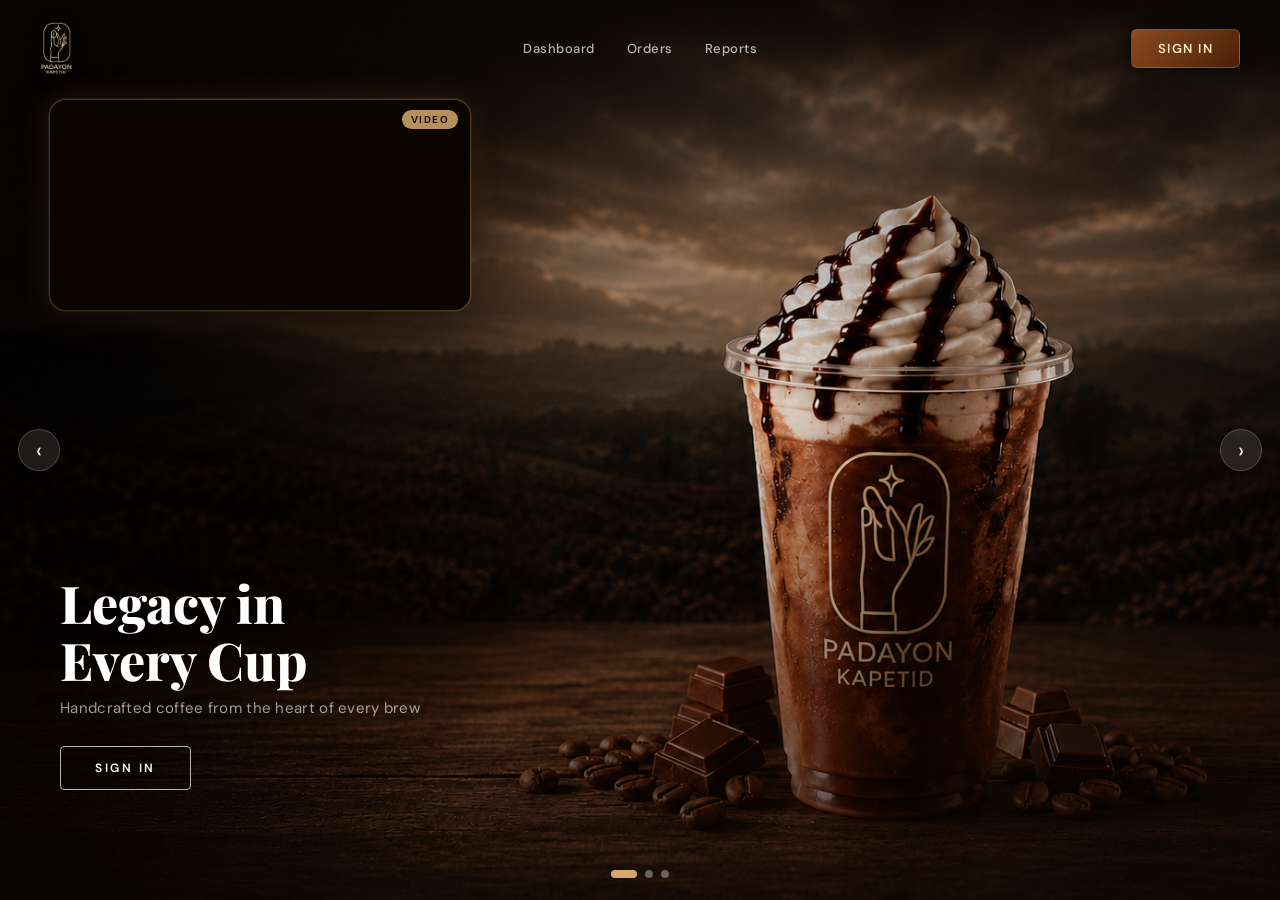
<file: shift-cash-log.html>
<!DOCTYPE html>
<html lang="en">
<head>
<script>(function(){var t=localStorage.getItem('pk_theme')||'light';document.documentElement.setAttribute('data-theme',t);})();</script>
<style>
/* SIDEBAR OVERRIDE */
.sidebar {
  position: fixed !important; top: 0 !important; left: 0 !important;
  height: 100% !important; width: 220px !important;
  background: #1A1A1A !important; z-index: 100 !important;
  transform: translateX(-100%) !important;
  transition: transform 0.28s cubic-bezier(.4,0,.2,1) !important;
  overflow: hidden !important; display: flex !important; flex-direction: column !important;
}
.sidebar.open { transform: translateX(0) !important; overflow: visible !important; }
.sidebar:not(.open) .logo-text,
.sidebar:not(.open) .nav-section-label,
.sidebar:not(.open) .nav-item span,
.sidebar:not(.open) .user-info,
.sidebar:not(.open) #logoutMenu { display: none !important; }
.sidebar.open .logo-text,
.sidebar.open .nav-section-label,
.sidebar.open .nav-item span,
.sidebar.open .user-info { display: block !important; }
.sidebar.open .nav-item { justify-content: flex-start !important; padding: 10px 12px !important; }
.sidebar.open .sidebar-user { justify-content: flex-start !important; }
.sidebar.open .sidebar-logo { justify-content: flex-start !important; padding: 22px 20px !important; }
.main-content { width: 100% !important; margin-left: 0 !important; }
.top-header { padding-left: 66px !important; }
.sidebar-backdrop { display: none; position: fixed; inset: 0; background: rgba(0,0,0,0.5); z-index: 99; backdrop-filter: blur(2px); }
.sidebar-backdrop.show { display: block; }
#sidebarToggle {
  display: flex !important; visibility: visible !important; opacity: 1 !important;
  position: fixed !important; top: 14px !important; left: 14px !important;
  z-index: 999999 !important; width: 42px !important; height: 42px !important;
  border-radius: 10px !important; background: #1A1A1A !important;
  border: none !important; cursor: pointer !important;
  flex-direction: column !important; align-items: center !important;
  justify-content: center !important; gap: 5px !important;
  box-shadow: 0 3px 14px rgba(0,0,0,0.4) !important; padding: 0 !important;
}
#sidebarToggle span {
  display: block !important; width: 20px !important; height: 2px !important;
  background: #C8A96E !important; border-radius: 2px !important; transition: 0.22s !important;
}
#sidebarToggle.open span:nth-child(1) { transform: translateY(7px) rotate(45deg) !important; }
#sidebarToggle.open span:nth-child(2) { opacity: 0 !important; }
#sidebarToggle.open span:nth-child(3) { transform: translateY(-7px) rotate(-45deg) !important; }
</style>
<meta charset="UTF-8">
<meta name="viewport" content="width=device-width, initial-scale=1.0">
<title>Shift & Cash Log — Padayon Kapetid</title>
<link href="https://fonts.googleapis.com/css2?family=Playfair+Display:wght@700;800;900&family=DM+Sans:wght@300;400;500;600&family=Bebas+Neue&display=swap" rel="stylesheet">
<link rel="stylesheet" href="css/style.css?v=20260523">
<style>
/* ── PAGE LAYOUT ── */
*, *::before, *::after { box-sizing: border-box; }
body { overflow: hidden; }
.app-shell { display: flex; height: 100vh; overflow: hidden; }
.main-content { flex: 1; display: flex; flex-direction: column; overflow: hidden; min-width: 0; }
.top-header { height: 64px; flex-shrink: 0; background: var(--bg-card); border-bottom: 1.5px solid var(--border); display: flex; align-items: center; padding: 0 24px 0 66px; gap: 14px; }
.top-header h1 { font-family: 'Bebas Neue', sans-serif; font-size: 26px; letter-spacing: 2px; color: var(--text-dark); font-weight: 400; }
.header-spacer { flex: 1; }

/* ── TAB BAR ── */
.tab-bar { display: flex; gap: 4px; background: var(--bg-main); border-bottom: 1.5px solid var(--border); padding: 10px 24px 0; flex-shrink: 0; }
.tab-btn { padding: 8px 18px; border-radius: 10px 10px 0 0; font-size: 13px; font-weight: 600; color: var(--text-light); background: transparent; border: 1.5px solid transparent; border-bottom: none; cursor: pointer; transition: 0.18s; font-family: inherit; }
.tab-btn.active { background: var(--bg-card); color: var(--accent); border-color: var(--border); border-bottom-color: var(--bg-card); margin-bottom: -1.5px; }
.tab-btn:hover:not(.active) { color: var(--text-mid); background: rgba(200,169,110,0.06); }

/* ── SCROLL BODY ── */
.page-body { flex: 1; overflow-y: auto; padding: 24px; display: flex; flex-direction: column; gap: 20px; }
.page-body::-webkit-scrollbar { width: 5px; }
.page-body::-webkit-scrollbar-thumb { background: var(--border); border-radius: 3px; }

/* ── TAB PANELS ── */
.tab-panel { display: none; }
.tab-panel.active { display: contents; }

/* ── KPI STRIP ── */
.kpi-strip { display: grid; grid-template-columns: repeat(4, 1fr); gap: 14px; }
.kpi-card { background: var(--bg-card); border: 1.5px solid var(--border); border-radius: 16px; padding: 18px 20px; display: flex; flex-direction: column; gap: 6px; position: relative; overflow: hidden; transition: 0.2s; }
.kpi-card:hover { transform: translateY(-2px); box-shadow: var(--shadow-md); }
.kpi-card.dark { background: #1A1A1A; border-color: #1A1A1A; }
.kpi-icon { position: absolute; top: 16px; right: 18px; font-size: 22px; opacity: 0.35; }
.kpi-label { font-size: 10.5px; font-weight: 700; text-transform: uppercase; letter-spacing: 1px; color: var(--text-light); }
.kpi-card.dark .kpi-label { color: rgba(200,169,110,0.55); }
.kpi-value { font-family: 'Bebas Neue', sans-serif; font-size: 32px; color: var(--text-dark); letter-spacing: 0.5px; line-height: 1; }
.kpi-card.dark .kpi-value { color: #C8A96E; }
.kpi-sub { font-size: 11.5px; color: var(--text-light); }
.kpi-card.dark .kpi-sub { color: rgba(255,255,255,0.3); }

/* ── SECTION CARD ── */
.section-card { background: var(--bg-card); border: 1.5px solid var(--border); border-radius: 18px; overflow: hidden; }
.section-head { display: flex; align-items: center; justify-content: space-between; padding: 16px 22px; border-bottom: 1px solid var(--border); }
.section-title { font-family: 'Bebas Neue', sans-serif; font-size: 20px; letter-spacing: 1.5px; color: var(--text-dark); font-weight: 400; }
.section-sub { font-size: 12px; color: var(--text-light); margin-top: 2px; }
.section-actions { display: flex; gap: 8px; align-items: center; }

/* ── SHIFT STATUS BANNER ── */
.shift-banner { margin: 0 24px; border-radius: 14px; padding: 16px 22px; display: flex; align-items: center; gap: 16px; transition: 0.3s; }
.shift-banner.open-state { background: linear-gradient(135deg, #1A1A1A 0%, #2a2a2a 100%); border: 1.5px solid rgba(200,169,110,0.3); }
.shift-banner.closed-state { background: var(--bg-card); border: 1.5px solid var(--border); }
.shift-banner-dot { width: 12px; height: 12px; border-radius: 50%; flex-shrink: 0; }
.shift-banner.open-state .shift-banner-dot { background: #4CAF7D; box-shadow: 0 0 8px #4CAF7D; animation: pulse-dot 2s infinite; }
.shift-banner.closed-state .shift-banner-dot { background: var(--text-light); }
@keyframes pulse-dot { 0%,100%{opacity:1} 50%{opacity:0.4} }
.shift-banner-info { flex: 1; }
.shift-banner-title { font-family: 'Bebas Neue', sans-serif; font-size: 18px; letter-spacing: 1px; }
.shift-banner.open-state .shift-banner-title { color: #fff; }
.shift-banner-meta { font-size: 12px; color: var(--text-light); margin-top: 2px; }
.shift-banner.open-state .shift-banner-meta { color: rgba(255,255,255,0.4); }
.shift-stats { display: flex; gap: 20px; }
.shift-stat { text-align: center; }
.shift-stat-val { font-family: 'Bebas Neue', sans-serif; font-size: 22px; color: #C8A96E; letter-spacing: 0.5px; line-height: 1; display: block; }
.shift-stat-lbl { font-size: 10px; text-transform: uppercase; letter-spacing: 0.8px; color: rgba(255,255,255,0.3); display: block; margin-top: 2px; }

/* ── BUTTONS ── */
.btn { display: inline-flex; align-items: center; gap: 7px; padding: 9px 18px; border-radius: 10px; font-size: 13px; font-weight: 600; cursor: pointer; transition: 0.18s; border: 1.5px solid transparent; font-family: inherit; }
.btn-primary { background: #1A1A1A; color: #C8A96E; border-color: #1A1A1A; }
.btn-primary:hover { background: #2a2a2a; box-shadow: 0 4px 14px rgba(0,0,0,0.25); }
.btn-success { background: rgba(76,175,125,0.12); color: #2E7D56; border-color: rgba(76,175,125,0.3); }
.btn-success:hover { background: rgba(76,175,125,0.2); }
.btn-danger { background: rgba(220,38,38,0.1); color: #B91C1C; border-color: rgba(220,38,38,0.25); }
.btn-danger:hover { background: rgba(220,38,38,0.18); }
.btn-ghost { background: var(--bg-main); color: var(--text-mid); border-color: var(--border); }
.btn-ghost:hover { border-color: var(--accent); color: var(--text-dark); }
.btn-sm { padding: 6px 12px; font-size: 12px; }
.btn:disabled { opacity: 0.45; cursor: not-allowed; pointer-events: none; }

/* ── TABLE ── */
.data-table { width: 100%; border-collapse: collapse; }
.data-table th { padding: 10px 18px; text-align: left; font-size: 10.5px; font-weight: 700; text-transform: uppercase; letter-spacing: 0.8px; color: var(--text-light); background: var(--bg-main); border-bottom: 1px solid var(--border); white-space: nowrap; }
.data-table td { padding: 13px 18px; font-size: 13px; border-bottom: 1px solid var(--border); vertical-align: middle; }
.data-table tr:last-child td { border-bottom: none; }
.data-table tr:hover td { background: var(--bg-main); }
.data-table td.mono { font-family: 'Bebas Neue', sans-serif; font-size: 15px; letter-spacing: 0.5px; }

/* ── BADGES ── */
.badge { display: inline-flex; align-items: center; padding: 3px 10px; border-radius: 100px; font-size: 11px; font-weight: 700; white-space: nowrap; }
.badge-open    { background: rgba(76,175,125,0.12); color: #2E7D56; }
.badge-closed  { background: rgba(156,142,126,0.12); color: var(--text-mid); }
.badge-in      { background: rgba(76,175,125,0.12); color: #2E7D56; }
.badge-out     { background: rgba(220,38,38,0.1);   color: #B91C1C; }
.badge-sale    { background: rgba(200,169,110,0.15); color: #8B6840; }
.badge-refund  { background: rgba(245,158,11,0.12); color: #B45309; }
.badge-adjust  { background: rgba(99,102,241,0.12); color: #4338CA; }
.badge-float   { background: rgba(14,165,233,0.12); color: #0369A1; }

/* ── CASH LOG AMOUNT ── */
.amount-positive { color: #2E7D56; font-family: 'Bebas Neue', sans-serif; font-size: 16px; }
.amount-negative { color: #B91C1C; font-family: 'Bebas Neue', sans-serif; font-size: 16px; }
.amount-neutral  { color: var(--text-dark); font-family: 'Bebas Neue', sans-serif; font-size: 16px; }

/* ── VARIANCE INDICATOR ── */
.variance-positive { color: #2E7D56; font-weight: 700; }
.variance-negative { color: #B91C1C; font-weight: 700; }
.variance-zero     { color: var(--text-light); }

/* ── MODAL ── */
.modal-overlay { position: fixed; inset: 0; background: rgba(26,20,10,0.55); backdrop-filter: blur(4px); z-index: 1000; display: flex; align-items: center; justify-content: center; opacity: 0; pointer-events: none; transition: opacity 0.2s; }
.modal-overlay.open { opacity: 1; pointer-events: all; }
.modal { background: var(--bg-card); border-radius: 22px; width: 480px; max-width: 95vw; max-height: 90vh; overflow: hidden; display: flex; flex-direction: column; box-shadow: 0 16px 50px rgba(0,0,0,0.22); transform: scale(0.95); transition: transform 0.2s; }
.modal-overlay.open .modal { transform: scale(1); }
.modal-head { display: flex; align-items: center; justify-content: space-between; padding: 20px 24px; border-bottom: 1px solid var(--border); }
.modal-title { font-family: 'Playfair Display', serif; font-size: 18px; font-weight: 800; }
.modal-close { width: 32px; height: 32px; border-radius: 50%; background: var(--bg-main); display: flex; align-items: center; justify-content: center; font-size: 18px; color: var(--text-mid); cursor: pointer; border: none; transition: 0.18s; }
.modal-close:hover { background: var(--border); }
.modal-body { overflow-y: auto; padding: 22px 24px; flex: 1; display: flex; flex-direction: column; gap: 16px; }
.modal-foot { padding: 16px 24px; border-top: 1px solid var(--border); display: flex; gap: 10px; justify-content: flex-end; }

/* ── FORM ELEMENTS ── */
.form-group { display: flex; flex-direction: column; gap: 6px; }
.form-label { font-size: 10.5px; font-weight: 700; text-transform: uppercase; letter-spacing: 0.9px; color: var(--text-mid); }
.form-input, .form-select, .form-textarea {
  width: 100%; padding: 10px 14px; border: 1.5px solid var(--border);
  border-radius: 10px; font-size: 13.5px; color: var(--text-dark);
  background: var(--bg-main); transition: 0.18s; font-family: inherit;
}
.form-input:focus, .form-select:focus, .form-textarea:focus { border-color: var(--accent); background: var(--bg-card); outline: none; box-shadow: 0 0 0 3px rgba(200,169,110,0.12); }
.form-textarea { resize: vertical; min-height: 80px; }
.form-hint { font-size: 11.5px; color: var(--text-light); }
.form-row { display: grid; grid-template-columns: 1fr 1fr; gap: 14px; }

/* ── EMPTY STATE ── */
.empty-state { text-align: center; padding: 48px 24px; color: var(--text-light); }
.empty-icon { font-size: 44px; margin-bottom: 12px; }
.empty-state h3 { font-size: 16px; font-weight: 700; color: var(--text-mid); margin-bottom: 6px; }
.empty-state p { font-size: 13px; }

/* ── SKELETON ── */
.skel { background: linear-gradient(90deg,var(--border) 25%,rgba(232,223,208,0.4) 50%,var(--border) 75%); background-size: 400% 100%; animation: shimmer 1.4s ease infinite; border-radius: 8px; }
@keyframes shimmer { 0%{background-position:100% 0} 100%{background-position:-100% 0} }

/* ── TOAST ── */
.toast-wrap { position: fixed; bottom: 20px; right: 20px; z-index: 9999; display: flex; flex-direction: column; gap: 8px; }
.toast { padding: 10px 16px; border-radius: 10px; background: #1A1A1A; color: #fff; font-size: 13px; font-weight: 500; box-shadow: 0 4px 16px rgba(0,0,0,0.2); animation: slideIn 0.3s ease; }
.toast.success { border-left: 3px solid #4CAF7D; }
.toast.error   { border-left: 3px solid #EF4444; }
@keyframes slideIn { from{transform:translateX(100%);opacity:0} to{transform:translateX(0);opacity:1} }

/* ── FILTER BAR ── */
.filter-bar { display: flex; gap: 10px; align-items: center; padding: 14px 22px; border-bottom: 1px solid var(--border); flex-wrap: wrap; }
.filter-search { display: flex; align-items: center; gap: 8px; background: var(--bg-main); border: 1.5px solid var(--border); border-radius: 8px; padding: 7px 12px; flex: 1; max-width: 280px; }
.filter-search input { background: transparent; font-size: 13px; color: var(--text-dark); width: 100%; font-family: inherit; }

/* ── RESPONSIVE ── */
@media (max-width: 768px) {
  .kpi-strip { grid-template-columns: repeat(2, 1fr); gap: 10px; }
  .form-row { grid-template-columns: 1fr; }
  .shift-stats { display: none; }
  .page-body { padding: 14px; }
}
@media (max-width: 480px) {
  .kpi-strip { grid-template-columns: repeat(2, 1fr); }
  .top-header h1 { font-size: 20px; }
}
  /* ══════════════════════════════════════════════════════
     DARK MODE — Complete coverage
     ══════════════════════════════════════════════════════ */
  html[data-theme="dark"] {
    --bg-main:   #0F0F0F;
    --bg-card:   #181818;
    --bg-panel:  #181818;
    --border:    rgba(255,255,255,0.08);
    --text-dark: #F0EBE0;
    --text-mid:  #A09080;
    --text-light:#5A5046;
    --accent:    #C8A96E;
    --primary:   #1A1A1A;
    --shadow-sm: 0 2px 8px rgba(0,0,0,0.3);
    --shadow-md: 0 4px 20px rgba(0,0,0,0.4);
    --shadow-lg: 0 8px 32px rgba(0,0,0,0.5);
  }
  html[data-theme="dark"] body { background: #0F0F0F; color: #F0EBE0; }

  /* Layout */
  html[data-theme="dark"] .app-shell { background: #0F0F0F; }
  html[data-theme="dark"] .main-content { background: #0F0F0F; }

  /* Header */
  html[data-theme="dark"] .top-header { background: #111 !important; border-color: rgba(255,255,255,0.07) !important; }
  html[data-theme="dark"] .top-header h1 { color: #F0EBE0 !important; }

  /* Cards & Panels */
  html[data-theme="dark"] .kpi-card:not(.dark):not(.accent):not(.accent-card) { background: #181818; border-color: rgba(255,255,255,0.08); }
  html[data-theme="dark"] .kpi-card:not(.dark):not(.accent):not(.accent-card) .kpi-label { color: #5A5046; }
  html[data-theme="dark"] .kpi-card:not(.dark):not(.accent):not(.accent-card) .kpi-value { color: #F0EBE0; }
  html[data-theme="dark"] .kpi-card:not(.dark):not(.accent):not(.accent-card) .kpi-sub { color: #5A5046; }
  html[data-theme="dark"] .kpi-card:not(.dark):not(.accent):not(.accent-card) .kpi-footer { color: #5A5046; }
  html[data-theme="dark"] .chart-card { background: #181818; border-color: rgba(255,255,255,0.08); }
  html[data-theme="dark"] .panel { background: #181818; border-color: rgba(255,255,255,0.08); }
  html[data-theme="dark"] .section-card { background: #181818; border-color: rgba(255,255,255,0.08); }
  html[data-theme="dark"] .stat-card { background: #181818; border-color: rgba(255,255,255,0.08); }

  /* Section titles */
  html[data-theme="dark"] .section-title { color: #F0EBE0; }
  html[data-theme="dark"] .section-subtitle { color: #5A5046; }
  html[data-theme="dark"] .panel-title { color: #F0EBE0; }
  html[data-theme="dark"] .panel-head { border-color: rgba(255,255,255,0.08); }
  html[data-theme="dark"] .panel-badge { background: #222; border-color: rgba(255,255,255,0.08); color: #A09080; }
  html[data-theme="dark"] .section-head { border-color: rgba(255,255,255,0.08); }
  html[data-theme="dark"] .section-sub { color: #5A5046; }
  html[data-theme="dark"] .stat-label { color: #5A5046; }
  html[data-theme="dark"] .stat-value { color: #C8A96E; }
  html[data-theme="dark"] .stat-sub { color: #5A5046; }

  /* Charts — axis labels & gridlines */
  html[data-theme="dark"] .chart-card .section-title { color: #F0EBE0; }
  html[data-theme="dark"] .legend-item { color: #A09080; }
  html[data-theme="dark"] .donut-center-val { color: #F0EBE0; }
  html[data-theme="dark"] .donut-center-lbl { color: #5A5046; }
  html[data-theme="dark"] .donut-leg-item { color: #A09080; }
  html[data-theme="dark"] .cat-icon-wrap { background: #222; border-color: rgba(255,255,255,0.08); }
  html[data-theme="dark"] .cat-name { color: #F0EBE0; }
  html[data-theme="dark"] .cat-revenue { color: #F0EBE0; }
  html[data-theme="dark"] .cat-bar-wrap { background: rgba(255,255,255,0.06); }

  /* Tables */
  html[data-theme="dark"] .orders-table th,
  html[data-theme="dark"] .inv-table th { background: #111; color: #5A5046; border-color: rgba(255,255,255,0.06); }
  html[data-theme="dark"] .orders-table td,
  html[data-theme="dark"] .inv-table td { color: #F0EBE0; border-color: rgba(255,255,255,0.05); }
  html[data-theme="dark"] .orders-table tr:hover td,
  html[data-theme="dark"] .inv-table tr:hover td { background: rgba(255,255,255,0.03); }
  html[data-theme="dark"] .inv-table-wrap { background: #181818; }
  html[data-theme="dark"] .item-name { color: #F0EBE0; }
  html[data-theme="dark"] .item-cat  { color: #5A5046; }
  html[data-theme="dark"] .price-cell { color: #F0EBE0; }
  html[data-theme="dark"] .stock-bar-wrap { background: rgba(255,255,255,0.06); }
  html[data-theme="dark"] .action-btn { background: #222; border-color: rgba(255,255,255,0.1); color: #A09080; }
  html[data-theme="dark"] .action-btn:hover { border-color: #C8A96E; color: #C8A96E; background: rgba(200,169,110,0.08); }

  /* Search & filters */
  html[data-theme="dark"] .search-wrap { background: #181818; border-color: rgba(255,255,255,0.08); }
  html[data-theme="dark"] .search-wrap input { color: #F0EBE0; }
  html[data-theme="dark"] .search-box { background: #181818; border-color: rgba(255,255,255,0.08); }
  html[data-theme="dark"] .search-box input { color: #F0EBE0; }
  html[data-theme="dark"] .cat-select,
  html[data-theme="dark"] .cat-filter,
  html[data-theme="dark"] .form-select { background: #181818; border-color: rgba(255,255,255,0.08); color: #F0EBE0; }
  html[data-theme="dark"] .filter-bar { background: #111; border-color: rgba(255,255,255,0.07); }
  html[data-theme="dark"] .period-tab { background: #181818; border-color: rgba(255,255,255,0.08); color: #5A5046; }
  html[data-theme="dark"] .period-tab:hover:not(.active) { border-color: #C8A96E; color: #F0EBE0; }
  html[data-theme="dark"] .sort-chip { background: #181818; border-color: rgba(255,255,255,0.08); color: #5A5046; }
  html[data-theme="dark"] .sort-chip:hover:not(.active) { border-color: #C8A96E; color: #F0EBE0; }
  html[data-theme="dark"] .period-tabs { background: #181818; border-color: rgba(255,255,255,0.08); }

  /* Buttons */
  html[data-theme="dark"] .btn-ghost { background: #181818; border-color: rgba(255,255,255,0.08); color: #A09080; }
  html[data-theme="dark"] .btn-ghost:hover { border-color: #C8A96E; color: #F0EBE0; }
  html[data-theme="dark"] .btn-outline { background: #181818; border-color: rgba(255,255,255,0.08); color: #A09080; }
  html[data-theme="dark"] .btn-outline:hover { border-color: #C8A96E; color: #F0EBE0; }
  html[data-theme="dark"] .refresh-btn { background: #181818; border-color: rgba(255,255,255,0.08); color: #A09080; }
  html[data-theme="dark"] .refresh-btn:hover { border-color: #C8A96E; color: #C8A96E; }
  html[data-theme="dark"] .icon-btn { background: #181818; border-color: rgba(255,255,255,0.08); color: #A09080; }
  html[data-theme="dark"] .export-btn { background: #181818; border-color: rgba(255,255,255,0.08); color: #C8A96E; }
  html[data-theme="dark"] .page-btn { background: #181818; border-color: rgba(255,255,255,0.08); color: #A09080; }
  html[data-theme="dark"] .page-btn:hover:not(.active):not(:disabled) { border-color: #C8A96E; color: #F0EBE0; }

  /* Modals */
  html[data-theme="dark"] .modal,
  html[data-theme="dark"] .m-box { background: #181818; border-color: rgba(255,255,255,0.08); }
  html[data-theme="dark"] .modal-head,
  html[data-theme="dark"] .m-head { border-color: rgba(255,255,255,0.08); }
  html[data-theme="dark"] .modal-foot,
  html[data-theme="dark"] .m-footer { border-color: rgba(255,255,255,0.08); }
  html[data-theme="dark"] .modal-title,
  html[data-theme="dark"] .m-title { color: #F0EBE0; }
  html[data-theme="dark"] .modal-close,
  html[data-theme="dark"] .m-close { background: #222; color: #A09080; }
  html[data-theme="dark"] .modal-close:hover,
  html[data-theme="dark"] .m-close:hover { background: #2a2a2a; }
  html[data-theme="dark"] .form-input,
  html[data-theme="dark"] .modal-input,
  html[data-theme="dark"] .form-textarea,
  html[data-theme="dark"] .form-select { background: #111; border-color: rgba(255,255,255,0.1); color: #F0EBE0; }
  html[data-theme="dark"] .form-label,
  html[data-theme="dark"] .modal-label,
  html[data-theme="dark"] .form-label { color: #A09080; }
  html[data-theme="dark"] .form-hint { color: #5A5046; }
  html[data-theme="dark"] .form-input:focus,
  html[data-theme="dark"] .modal-input:focus,
  html[data-theme="dark"] .form-textarea:focus { border-color: #C8A96E; background: #181818; }

  /* Customer directory */
  html[data-theme="dark"] .customer-card { background: #181818; border-color: rgba(255,255,255,0.08); }
  html[data-theme="dark"] .customer-name { color: #F0EBE0; }
  html[data-theme="dark"] .customer-phone { color: #5A5046; }
  html[data-theme="dark"] .customer-stat { background: #111; border-color: rgba(255,255,255,0.06); }
  html[data-theme="dark"] .customer-stat-lbl { color: #5A5046; }
  html[data-theme="dark"] .loyalty-bar-wrap { background: rgba(255,255,255,0.06); }
  html[data-theme="dark"] .tier-platinum { background: rgba(99,102,241,0.2); color: #818CF8; border-color: rgba(99,102,241,0.4); }
  html[data-theme="dark"] .tier-gold { background: rgba(200,169,110,0.2); color: #C8A96E; border-color: rgba(200,169,110,0.4); }
  html[data-theme="dark"] .tier-silver { background: rgba(200,200,200,0.15); color: #C0C0C0; border-color: rgba(200,200,200,0.3); }
  html[data-theme="dark"] .tier-bronze { background: rgba(205,127,50,0.2); color: #CD7F32; border-color: rgba(205,127,50,0.4); }
  html[data-theme="dark"] .detail-section { background: #111; }
  html[data-theme="dark"] .detail-section-title { color: #5A5046; }
  html[data-theme="dark"] .detail-row { border-color: rgba(255,255,255,0.05); }
  html[data-theme="dark"] .detail-label { color: #5A5046; }
  html[data-theme="dark"] .detail-value { color: #F0EBE0; }
  html[data-theme="dark"] .detail-stat-box { background: #181818; border-color: rgba(255,255,255,0.08); }
  html[data-theme="dark"] .detail-stat-lbl { color: #5A5046; }

  /* Inventory */
  html[data-theme="dark"] .cat-icon-box { background: #222; border-color: rgba(255,255,255,0.08); }
  html[data-theme="dark"] .cat-info .cat-name { color: #F0EBE0; }
  html[data-theme="dark"] .cat-items-count { color: #5A5046; }
  html[data-theme="dark"] .cat-val { color: #F0EBE0; }
  html[data-theme="dark"] .alert-item { border-color: rgba(255,255,255,0.05); }
  html[data-theme="dark"] .alert-name { color: #F0EBE0; }
  html[data-theme="dark"] .alert-detail { color: #5A5046; }
  html[data-theme="dark"] .no-alerts { color: #5A5046; }
  html[data-theme="dark"] .item-emoji { background: #222; border-color: rgba(255,255,255,0.08); }
  html[data-theme="dark"] .modal { background: #181818; }
  html[data-theme="dark"] .modal-title { color: #F0EBE0; }
  html[data-theme="dark"] .modal-cancel { background: #222; border-color: rgba(255,255,255,0.1); color: #A09080; }
  html[data-theme="dark"] .modal-input { background: #111; border-color: rgba(255,255,255,0.1); color: #F0EBE0; }

  /* Orders page */
  html[data-theme="dark"] .status-tab { background: #181818; border-color: rgba(255,255,255,0.08); color: #5A5046; }
  html[data-theme="dark"] .status-tab.active { background: #1A1A1A; color: #C8A96E; }
  html[data-theme="dark"] .strip-label { color: #5A5046; }
  html[data-theme="dark"] .strip-value { color: #F0EBE0; }
  html[data-theme="dark"] .strip-sub { color: #5A5046; }
  html[data-theme="dark"] .panel-count { color: #5A5046; }
  html[data-theme="dark"] .order-id { color: #F0EBE0; }
  html[data-theme="dark"] .o-modal-body { background: #181818; }
  html[data-theme="dark"] .detail-label { color: #5A5046; }
  html[data-theme="dark"] .detail-value { color: #F0EBE0; }
  html[data-theme="dark"] .totals-block { background: #111; }
  html[data-theme="dark"] .item-qty { background: #222; border-color: rgba(255,255,255,0.08); color: #F0EBE0; }
  html[data-theme="dark"] .o-modal-close { background: #222; color: #A09080; }

  /* Sales report */
  html[data-theme="dark"] .summary-card { background: #181818; border-color: rgba(255,255,255,0.08); }
  html[data-theme="dark"] .summary-card .card-label { color: #5A5046; }
  html[data-theme="dark"] .summary-card .card-value { color: #C8A96E; }
  html[data-theme="dark"] .summary-card .card-sub { color: #5A5046; }
  html[data-theme="dark"] .report-grid .panel { background: #181818; border-color: rgba(255,255,255,0.08); }
  html[data-theme="dark"] .bar-label { color: #5A5046; }
  html[data-theme="dark"] .bar-val { color: #A09080; }
  html[data-theme="dark"] .item-name { color: #F0EBE0; }
  html[data-theme="dark"] .item-cat { color: #5A5046; }
  html[data-theme="dark"] .item-qty { color: #5A5046; }
  html[data-theme="dark"] .item-rev { color: #C8A96E; }
  html[data-theme="dark"] .cat-amt { color: #A09080; }
  html[data-theme="dark"] .date-field { background: #181818; border-color: rgba(255,255,255,0.08); color: #A09080; }
  html[data-theme="dark"] .date-field input[type="date"] { color: #F0EBE0; background: transparent; }

  /* Shift & Cash log */
  html[data-theme="dark"] .tab-bar { background: #111; border-color: rgba(255,255,255,0.07); }
  html[data-theme="dark"] .tab-btn { color: #5A5046; }
  html[data-theme="dark"] .tab-btn.active { color: #F0EBE0; background: #181818; border-color: rgba(255,255,255,0.08) rgba(255,255,255,0.08) #0F0F0F; }
  html[data-theme="dark"] .shift-banner { background: #181818; border-color: rgba(255,255,255,0.08); }
  html[data-theme="dark"] .shift-banner-title { color: #F0EBE0; }
  html[data-theme="dark"] .shift-banner-meta { color: #5A5046; }
  html[data-theme="dark"] .cash-log-row { border-color: rgba(255,255,255,0.05); }
  html[data-theme="dark"] .cash-log-type { color: #A09080; }
  html[data-theme="dark"] .cash-log-desc { color: #5A5046; }
  html[data-theme="dark"] .cash-log-amt { color: #F0EBE0; }
  html[data-theme="dark"] .shift-row { border-color: rgba(255,255,255,0.05); }
  html[data-theme="dark"] .shift-id { color: #F0EBE0; }
  html[data-theme="dark"] .shift-cashier { color: #A09080; }
  html[data-theme="dark"] .shift-date { color: #5A5046; }
  html[data-theme="dark"] .variance-pos { color: #4CAF7D; }
  html[data-theme="dark"] .variance-neg { color: #EF4444; }

  /* Menu management */
  html[data-theme="dark"] .menu-card { background: #181818; border-color: rgba(255,255,255,0.08); }
  html[data-theme="dark"] .menu-card-top { background: #222; }
  html[data-theme="dark"] .menu-card-cat { color: #C8A96E; }
  html[data-theme="dark"] .menu-card-name { color: #F0EBE0; }
  html[data-theme="dark"] .menu-card-desc { color: #5A5046; }
  html[data-theme="dark"] .menu-card-price { color: #F0EBE0; }
  html[data-theme="dark"] .card-btn { background: #222; border-color: rgba(255,255,255,0.08); color: #A09080; }
  html[data-theme="dark"] .card-btn:hover { border-color: #C8A96E; background: rgba(200,169,110,0.1); }
  html[data-theme="dark"] .cat-table th { background: #111; color: #5A5046; border-color: rgba(255,255,255,0.06); }
  html[data-theme="dark"] .cat-table td { border-color: rgba(255,255,255,0.05); color: #F0EBE0; }
  html[data-theme="dark"] .cat-table tr:hover td { background: rgba(255,255,255,0.03); }
  html[data-theme="dark"] .view-tab { background: #181818; border-color: rgba(255,255,255,0.08); color: #5A5046; }
  html[data-theme="dark"] .view-tab.active { background: #1A1A1A; color: #C8A96E; }
  html[data-theme="dark"] .img-upload-drop { background: #111; border-color: rgba(255,255,255,0.1); }
  html[data-theme="dark"] .img-upload-drop:hover { border-color: #C8A96E; background: rgba(200,169,110,0.04); }
  html[data-theme="dark"] .toggle-label { color: #F0EBE0; }
  html[data-theme="dark"] .toggle-sub { color: #5A5046; }
  html[data-theme="dark"] .toggle-slider { background: rgba(255,255,255,0.1); }

  /* Scrollbars in dark mode */
  html[data-theme="dark"] ::-webkit-scrollbar-thumb { background: rgba(255,255,255,0.1); }
  html[data-theme="dark"] ::-webkit-scrollbar-track { background: transparent; }

  /* Skeleton shimmer in dark mode */
  html[data-theme="dark"] .skel,
  html[data-theme="dark"] .skeleton { background: linear-gradient(90deg,#1e1e1e 25%,#2a2a2a 50%,#1e1e1e 75%); background-size:400% 100%; }


  html[data-theme="dark"] body { background: #0F0F0F; color: #F0EBE0; }
  html[data-theme="dark"] .top-header { background: #111 !important; border-color: rgba(255,255,255,0.07) !important; }
  html[data-theme="dark"] .top-header h1 { color: #F0EBE0 !important; }
  html[data-theme="dark"] .tab-bar { background: #111 !important; border-color: rgba(255,255,255,0.07) !important; }
  html[data-theme="dark"] .tab-btn { color: #5A5046; }
  html[data-theme="dark"] .tab-btn.active { color: #F0EBE0; border-color: rgba(255,255,255,0.08) rgba(255,255,255,0.08) #0F0F0F; background: #181818; }
  html[data-theme="dark"] .page-body { background: #0F0F0F; }
  html[data-theme="dark"] .section-card { background: #181818; border-color: rgba(255,255,255,0.08); }
  html[data-theme="dark"] .section-head { border-color: rgba(255,255,255,0.08); }
  html[data-theme="dark"] .section-title { color: #F0EBE0; }
  html[data-theme="dark"] .section-sub { color: #5A5046; }
  html[data-theme="dark"] .shift-banner { background: #181818 !important; border-color: rgba(255,255,255,0.08) !important; }
  html[data-theme="dark"] .shift-banner-title { color: #F0EBE0; }
  html[data-theme="dark"] .shift-banner-meta { color: #5A5046; }
  html[data-theme="dark"] .shift-banner-dot { background: #5A5046; }
  html[data-theme="dark"] .form-input,
  html[data-theme="dark"] .form-select { background: #111; border-color: rgba(255,255,255,0.1); color: #F0EBE0; }
  html[data-theme="dark"] .form-label { color: #A09080; }
  html[data-theme="dark"] .modal,
  html[data-theme="dark"] .m-box { background: #181818; border-color: rgba(255,255,255,0.08); }
  html[data-theme="dark"] .modal-head,
  html[data-theme="dark"] .m-head { border-color: rgba(255,255,255,0.08); }
  html[data-theme="dark"] .modal-title,
  html[data-theme="dark"] .m-title { color: #F0EBE0; }
  html[data-theme="dark"] .modal-close,
  html[data-theme="dark"] .m-close { background: #222; color: #A09080; }
  html[data-theme="dark"] .table-wrap table th { background: #111; color: #5A5046; border-color: rgba(255,255,255,0.06); }
  html[data-theme="dark"] .table-wrap table td { color: #F0EBE0; border-color: rgba(255,255,255,0.05); }
  html[data-theme="dark"] .table-wrap table tr:hover td { background: rgba(255,255,255,0.03); }
  html[data-theme="dark"] .cash-log-table th { background: #111; color: #5A5046; border-color: rgba(255,255,255,0.06); }
  html[data-theme="dark"] .cash-log-table td { color: #F0EBE0; border-color: rgba(255,255,255,0.05); }
  html[data-theme="dark"] .empty-state { color: #5A5046; }
  html[data-theme="dark"] .btn-ghost { background: #181818; border-color: rgba(255,255,255,0.08); color: #A09080; }
</style>
</head>
<body>
<div class="sidebar-backdrop" id="sidebarBackdrop"></div>
<button id="sidebarToggle" onclick="toggleSidebarNav()" aria-label="Toggle menu">
  <span></span><span></span><span></span>
</button>

<div class="app-shell">
  <aside class="sidebar" id="sidebar"></aside>

  <div class="main-content">
    <!-- TOP HEADER -->
    <header class="top-header">
      <h1>📋 SHIFT &amp; CASH LOG</h1>
      <div class="header-spacer"></div>
      <button class="btn btn-ghost btn-sm" onclick="refreshAll()">↺ Refresh</button>
    </header>

    <!-- TAB BAR -->
    <div class="tab-bar">
      <button class="tab-btn active" onclick="switchTab('overview', this)">⏱ Current Shift</button>
      <button class="tab-btn" onclick="switchTab('history', this)">📅 Shift History</button>
      <button class="tab-btn" onclick="switchTab('cashlog', this)">💵 Cash Log</button>
    </div>

    <!-- SCROLLABLE BODY -->
    <div class="page-body" id="pageBody">

      <!-- ══════════════ TAB: OVERVIEW ══════════════ -->
      <div class="tab-panel active" id="tab-overview">

        <!-- KPI Strip -->
        <div class="kpi-strip" id="kpiStrip">
          <div class="kpi-card skel" style="height:100px"></div>
          <div class="kpi-card skel" style="height:100px"></div>
          <div class="kpi-card skel" style="height:100px"></div>
          <div class="kpi-card skel" style="height:100px"></div>
        </div>

        <!-- Current Shift Banner -->
        <div id="shiftBanner"></div>

        <!-- Cash Movement Section -->
        <div class="section-card" id="cashMovementCard" style="display:none">
          <div class="section-head">
            <div>
              <div class="section-title">CASH MOVEMENTS</div>
              <div class="section-sub" id="cashMovementSub">Transactions in current shift</div>
            </div>
            <div class="section-actions">
              <button class="btn btn-ghost btn-sm" onclick="openCashMoveModal('cash_in')">+ Cash In</button>
              <button class="btn btn-ghost btn-sm" onclick="openCashMoveModal('cash_out')">− Cash Out</button>
              <button class="btn btn-ghost btn-sm" onclick="openCashMoveModal('adjustment')">⚖ Adjustment</button>
            </div>
          </div>
          <div id="cashLogBody">
            <div class="empty-state"><div class="empty-icon">💵</div><p>No cash movements yet this shift</p></div>
          </div>
        </div>

      </div><!-- /tab-overview -->

      <!-- ══════════════ TAB: HISTORY ══════════════ -->
      <div class="tab-panel" id="tab-history">
        <div class="section-card">
          <div class="section-head">
            <div>
              <div class="section-title">SHIFT HISTORY</div>
              <div class="section-sub">All recorded shifts</div>
            </div>
            <div class="section-actions">
              <select class="form-select" style="width:auto;padding:7px 12px;font-size:12px" id="historyFilter" onchange="loadShiftHistory()">
                <option value="">All Shifts</option>
                <option value="open">Open Only</option>
                <option value="closed">Closed Only</option>
              </select>
            </div>
          </div>
          <div style="overflow-x:auto">
            <table class="data-table" id="historyTable">
              <thead>
                <tr>
                  <th>#</th>
                  <th>Cashier</th>
                  <th>Opened</th>
                  <th>Closed</th>
                  <th>Duration</th>
                  <th>Float In</th>
                  <th>Sales</th>
                  <th>Orders</th>
                  <th>Variance</th>
                  <th>Status</th>
                  <th>Actions</th>
                </tr>
              </thead>
              <tbody id="historyBody">
                <tr><td colspan="11" style="text-align:center;padding:32px;color:var(--text-light)">Loading...</td></tr>
              </tbody>
            </table>
          </div>
        </div>
      </div><!-- /tab-history -->

      <!-- ══════════════ TAB: CASH LOG ══════════════ -->
      <div class="tab-panel" id="tab-cashlog">
        <div class="section-card">
          <div class="section-head">
            <div>
              <div class="section-title">CASH LOG</div>
              <div class="section-sub">All cash movements across shifts</div>
            </div>
            <div class="section-actions">
              <select class="form-select" style="width:auto;padding:7px 12px;font-size:12px" id="cashlogShiftFilter" onchange="loadCashLogByShift()">
                <option value="">Select Shift</option>
              </select>
            </div>
          </div>
          <div style="overflow-x:auto">
            <table class="data-table">
              <thead>
                <tr>
                  <th>Time</th>
                  <th>Type</th>
                  <th>Description</th>
                  <th>Recorded By</th>
                  <th>Amount</th>
                </tr>
              </thead>
              <tbody id="cashlogBody">
                <tr><td colspan="5" style="text-align:center;padding:32px;color:var(--text-light)">Select a shift above to view its cash log</td></tr>
              </tbody>
            </table>
          </div>
        </div>
      </div><!-- /tab-cashlog -->

    </div><!-- /page-body -->
  </div>
</div>

<!-- ═══════════ MODAL: OPEN SHIFT ═══════════ -->
<div class="modal-overlay" id="openShiftModal">
  <div class="modal">
    <div class="modal-head">
      <div class="modal-title">🟢 Open New Shift</div>
      <button class="modal-close" onclick="closeModal('openShiftModal')">✕</button>
    </div>
    <div class="modal-body">
      <div class="form-group">
        <label class="form-label">Cashier Name</label>
        <input type="text" class="form-input" id="os_cashierName" placeholder="Enter cashier name" readonly>
      </div>
      <div class="form-group">
        <label class="form-label">Opening Float (₱)</label>
        <input type="number" class="form-input" id="os_float" placeholder="0.00" min="0" step="0.01">
        <span class="form-hint">Starting cash in the register</span>
      </div>
      <div class="form-group">
        <label class="form-label">Notes (Optional)</label>
        <textarea class="form-textarea" id="os_notes" placeholder="Any notes for this shift..."></textarea>
      </div>
    </div>
    <div class="modal-foot">
      <button class="btn btn-ghost" onclick="closeModal('openShiftModal')">Cancel</button>
      <button class="btn btn-success" onclick="doOpenShift()">🟢 Open Shift</button>
    </div>
  </div>
</div>

<!-- ═══════════ MODAL: CLOSE SHIFT ═══════════ -->
<div class="modal-overlay" id="closeShiftModal">
  <div class="modal">
    <div class="modal-head">
      <div class="modal-title">🔴 Close Shift</div>
      <button class="modal-close" onclick="closeModal('closeShiftModal')">✕</button>
    </div>
    <div class="modal-body">
      <div style="background:var(--bg-main);border-radius:12px;padding:14px 16px;font-size:13px;color:var(--text-mid);margin-bottom:4px">
        <div style="display:flex;justify-content:space-between;margin-bottom:6px"><span>Shift opened at:</span><strong id="cs_openedAt">—</strong></div>
        <div style="display:flex;justify-content:space-between;margin-bottom:6px"><span>Total sales:</span><strong id="cs_totalSales" style="color:#2E7D56">₱0.00</strong></div>
        <div style="display:flex;justify-content:space-between"><span>Expected cash:</span><strong id="cs_expectedCash">₱0.00</strong></div>
      </div>
      <div class="form-group">
        <label class="form-label">Closing Float — Counted Cash (₱)</label>
        <input type="number" class="form-input" id="cs_closingFloat" placeholder="0.00" min="0" step="0.01" oninput="updateVariance()">
      </div>
      <div id="varianceBox" style="display:none;padding:12px 16px;border-radius:10px;font-size:13px;font-weight:600;text-align:center;margin-top:4px"></div>
      <div class="form-group">
        <label class="form-label">Closing Notes (Optional)</label>
        <textarea class="form-textarea" id="cs_notes" placeholder="Any end-of-shift notes..."></textarea>
      </div>
    </div>
    <div class="modal-foot">
      <button class="btn btn-ghost" onclick="closeModal('closeShiftModal')">Cancel</button>
      <button class="btn btn-danger" onclick="doCloseShift()">🔴 Close Shift</button>
    </div>
  </div>
</div>

<!-- ═══════════ MODAL: CASH MOVEMENT ═══════════ -->
<div class="modal-overlay" id="cashMoveModal">
  <div class="modal">
    <div class="modal-head">
      <div class="modal-title" id="cashMoveTitle">💵 Record Cash Movement</div>
      <button class="modal-close" onclick="closeModal('cashMoveModal')">✕</button>
    </div>
    <div class="modal-body">
      <div class="form-group">
        <label class="form-label">Type</label>
        <select class="form-select" id="cm_type">
          <option value="cash_in">💚 Cash In (added to register)</option>
          <option value="cash_out">🔴 Cash Out (removed from register)</option>
          <option value="adjustment">⚖ Adjustment</option>
          <option value="refund">↩ Refund</option>
        </select>
      </div>
      <div class="form-group">
        <label class="form-label">Amount (₱)</label>
        <input type="number" class="form-input" id="cm_amount" placeholder="0.00" min="0.01" step="0.01">
      </div>
      <div class="form-group">
        <label class="form-label">Description / Reason</label>
        <input type="text" class="form-input" id="cm_desc" placeholder="e.g. Change fund top-up, expense payment...">
      </div>
    </div>
    <div class="modal-foot">
      <button class="btn btn-ghost" onclick="closeModal('cashMoveModal')">Cancel</button>
      <button class="btn btn-primary" onclick="doCashMove()">Record</button>
    </div>
  </div>
</div>

<!-- ═══════════ MODAL: SHIFT DETAIL ═══════════ -->
<div class="modal-overlay" id="shiftDetailModal">
  <div class="modal" style="width:560px">
    <div class="modal-head">
      <div class="modal-title" id="sdTitle">Shift Detail</div>
      <button class="modal-close" onclick="closeModal('shiftDetailModal')">✕</button>
    </div>
    <div class="modal-body" id="sdBody" style="gap:12px">
      <p style="color:var(--text-light)">Loading...</p>
    </div>
    <div class="modal-foot">
      <button class="btn btn-ghost" onclick="closeModal('shiftDetailModal')">Close</button>
    </div>
  </div>
</div>

<div class="toast-wrap" id="toastWrap"></div>

<script src="js/auth-check.js"></script>
<script>
const _user = requireLogin(['admin','cashier']);
if (_user) buildNav('shift', _user);
</script>

<script>
/* ══════════════════════════════════════════════════════════════
   SHIFT & CASH LOG — FRONTEND LOGIC
   ══════════════════════════════════════════════════════════════ */

const API  = './php/shifts.php';
let currentShift = null;
let currentUser  = null;

// ── INIT ──────────────────────────────────────────────────────────
window.addEventListener('DOMContentLoaded', async () => {
  try { currentUser = JSON.parse(sessionStorage.getItem('pos_user')); } catch(e) {}
  if (!currentUser) currentUser = { id: 0, full_name: 'Staff', role: 'cashier' };

  await loadKPIs();
  await loadCurrentShift();
  await loadShiftHistory();
  await populateShiftFilter();
});

// ── TAB SWITCH ────────────────────────────────────────────────────
function switchTab(id, btn) {
  document.querySelectorAll('.tab-btn').forEach(b => b.classList.remove('active'));
  document.querySelectorAll('.tab-panel').forEach(p => p.classList.remove('active'));
  btn.classList.add('active');
  document.getElementById('tab-' + id).classList.add('active');
}

// ── API HELPER ────────────────────────────────────────────────────
async function api(action, method = 'GET', body = null, extra = '', silent = false) {
  try {
    const opts = { method, headers: { 'Content-Type': 'application/json' } };
    if (body) opts.body = JSON.stringify(body);
    const res  = await fetch(`${API}?action=${action}${extra}`, opts);
    const data = await res.json();
    if (data && data.error) {
      if (!silent) toast(data.error, 'error');
      return null;
    }
    return data;
  } catch(e) {
    if (!silent) toast('Server unreachable — check PHP backend', 'error');
    return null;
  }
}

// ── TOAST ──────────────────────────────────────────────────────────
function toast(msg, type = 'success') {
  const wrap = document.getElementById('toastWrap');
  const el   = document.createElement('div');
  el.className = `toast ${type}`;
  el.textContent = (type === 'success' ? '✓ ' : '⚠ ') + msg;
  wrap.appendChild(el);
  setTimeout(() => el.remove(), 3000);
}

// ── FORMAT HELPERS ────────────────────────────────────────────────
function php(n) { return '₱' + parseFloat(n || 0).toLocaleString('en-PH', { minimumFractionDigits: 2, maximumFractionDigits: 2 }); }
function fmtDT(str) {
  if (!str) return '—';
  const d = new Date(str);
  return d.toLocaleDateString('en-PH', { month: 'short', day: 'numeric' }) + ' '
       + d.toLocaleTimeString('en-PH', { hour: '2-digit', minute: '2-digit' });
}
function calcDuration(opened, closed) {
  const ms = (closed ? new Date(closed) : new Date()) - new Date(opened);
  const h  = Math.floor(ms / 3600000);
  const m  = Math.floor((ms % 3600000) / 60000);
  return `${h}h ${m}m`;
}

// ── LIVE SALES FETCH — uses orders API directly, no shift_sales needed ───────
async function fetchLiveSales(shiftId, openedAt) {
  // Try shift_sales first (new PHP); fall back to orders list if unavailable
  try {
    const url = `${API}?action=shift_sales&shift_id=${shiftId}`;
    const res  = await fetch(url);
    const data = await res.json();
    if (data && !data.error && typeof data.total_sales !== 'undefined') {
      updateBannerSales(data.total_sales, data.total_orders);
      // Cache for close modal
      if (currentShift) {
        currentShift._liveSales    = parseFloat(data.total_sales);
        currentShift._liveOrders   = parseInt(data.total_orders) || 0;
        currentShift._expectedCash = parseFloat(currentShift.opening_float) + currentShift._liveSales;
      }
      return data;
    }
  } catch(e) { /* fall through */ }

  // Fallback: query orders directly using the existing list action
  try {
    const url  = `./php/orders.php?action=list`;
    const res  = await fetch(url);
    const orders = await res.json();
    if (Array.isArray(orders)) {
      const opened = currentShift?.opened_at ? new Date(currentShift.opened_at) : new Date(0);
      const completed = orders.filter(o =>
        o.status === 'completed' && new Date(o.created_at) >= opened
      );
      const sales  = completed.reduce((s, o) => s + parseFloat(o.subtotal || 0), 0);
      const count  = completed.length;
      updateBannerSales(sales, count);
      if (currentShift) {
        currentShift._liveSales    = sales;
        currentShift._liveOrders   = count;
        currentShift._expectedCash = parseFloat(currentShift.opening_float) + sales;
      }
      return { total_sales: sales, total_orders: count };
    }
  } catch(e) { /* silent */ }

  // Both failed — show zeros, no toast
  updateBannerSales(0, 0);
  return null;
}

function updateBannerSales(sales, orders) {
  const salesEl  = document.getElementById('bannerSales');
  const ordersEl = document.getElementById('bannerOrders');
  if (salesEl)  salesEl.textContent  = php(sales);
  if (ordersEl) ordersEl.textContent = orders;
}

// ── KPIs (today's summary) ────────────────────────────────────────
async function loadKPIs() {
  const strip = document.getElementById('kpiStrip');
  let data = await api('summary', 'GET', null, '', true); // silent

  // If shifts.php summary fails (old PHP), build KPIs from orders API instead
  if (!data) {
    try {
      const res    = await fetch('./php/orders.php?action=list');
      const orders = await res.json();
      if (Array.isArray(orders)) {
        const today = new Date().toDateString();
        const todayCompleted = orders.filter(o =>
          o.status === 'completed' && new Date(o.created_at).toDateString() === today
        );
        const sales = todayCompleted.reduce((s, o) => s + parseFloat(o.subtotal || 0), 0);
        data = {
          total_shifts: 1, open_shifts: 1,
          total_sales: sales, total_orders: todayCompleted.length,
          total_variance: 0
        };
      }
    } catch(e) { /* silent */ }
  }

  if (!data) {
    strip.innerHTML = `
      <div class="kpi-card"><div class="kpi-icon">📋</div><div class="kpi-label">Total Shifts Today</div><div class="kpi-value">—</div></div>
      <div class="kpi-card"><div class="kpi-icon">🟢</div><div class="kpi-label">Open Shifts</div><div class="kpi-value">—</div></div>
      <div class="kpi-card dark"><div class="kpi-icon">💰</div><div class="kpi-label">Today's Sales</div><div class="kpi-value">₱0</div></div>
      <div class="kpi-card"><div class="kpi-icon">⚖</div><div class="kpi-label">Cash Variance</div><div class="kpi-value">₱0</div></div>
    `; return;
  }
  const varClass = parseFloat(data.total_variance) > 0 ? 'variance-positive' : parseFloat(data.total_variance) < 0 ? 'variance-negative' : 'variance-zero';
  strip.innerHTML = `
    <div class="kpi-card">
      <span class="kpi-icon">📋</span>
      <div class="kpi-label">Total Shifts Today</div>
      <div class="kpi-value">${parseInt(data.total_shifts) || 0}</div>
      <div class="kpi-sub">${parseInt(data.open_shifts) || 0} currently open</div>
    </div>
    <div class="kpi-card">
      <span class="kpi-icon">🧾</span>
      <div class="kpi-label">Total Orders</div>
      <div class="kpi-value">${parseInt(data.total_orders) || 0}</div>
      <div class="kpi-sub">Across all today's shifts</div>
    </div>
    <div class="kpi-card dark">
      <span class="kpi-icon">💰</span>
      <div class="kpi-label">Today's Sales</div>
      <div class="kpi-value">${php(data.total_sales)}</div>
      <div class="kpi-sub">All completed shifts</div>
    </div>
    <div class="kpi-card">
      <span class="kpi-icon">⚖</span>
      <div class="kpi-label">Total Variance</div>
      <div class="kpi-value ${varClass}">${php(data.total_variance)}</div>
      <div class="kpi-sub">Overage / shortage</div>
    </div>
  `;
}

// ── CURRENT SHIFT BANNER ──────────────────────────────────────────
async function loadCurrentShift() {
  const cashier_id = currentUser?.id || 0;
  const extraParam = currentUser?.role === 'admin' ? '' : `&cashier_id=${cashier_id}`;
  const shift = await api('current_shift', 'GET', null, extraParam, true); // silent — no toast on bg load
  currentShift = shift;

  const banner  = document.getElementById('shiftBanner');
  const moveCard = document.getElementById('cashMovementCard');

  if (shift) {
    // There's an open shift — fetch live sales silently in background
    moveCard.style.display = 'block';
    document.getElementById('cashMovementSub').textContent = `Shift #${shift.id} — ${shift.cashier_name}`;

    // Render banner immediately with placeholders for live data
    banner.innerHTML = `
      <div class="shift-banner open-state">
        <div class="shift-banner-dot"></div>
        <div class="shift-banner-info">
          <div class="shift-banner-title">SHIFT #${shift.id} — ACTIVE</div>
          <div class="shift-banner-meta">Opened by ${shift.cashier_name} · ${fmtDT(shift.opened_at)} · Running ${calcDuration(shift.opened_at, null)}</div>
        </div>
        <div class="shift-stats">
          <div class="shift-stat">
            <span class="shift-stat-val">${php(shift.opening_float)}</span>
            <span class="shift-stat-lbl">Float In</span>
          </div>
          <div class="shift-stat">
            <span class="shift-stat-val" id="bannerSales">…</span>
            <span class="shift-stat-lbl">Sales</span>
          </div>
          <div class="shift-stat">
            <span class="shift-stat-val" id="bannerOrders">…</span>
            <span class="shift-stat-lbl">Orders</span>
          </div>
          <div class="shift-stat">
            <span class="shift-stat-val" id="bannerDuration">${calcDuration(shift.opened_at, null)}</span>
            <span class="shift-stat-lbl">Duration</span>
          </div>
        </div>
        <div style="display:flex;gap:8px;margin-left:12px">
          <button class="btn btn-danger btn-sm" onclick="openCloseShiftModal()">🔴 Close Shift</button>
        </div>
      </div>
    `;

    // Fetch live sales silently — won't toast on failure
    fetchLiveSales(shift.id);

    // Auto-refresh duration every 60s
    clearInterval(window._shiftDurationTimer);
    window._shiftDurationTimer = setInterval(() => {
      const durEl = document.getElementById('bannerDuration');
      if (durEl) durEl.textContent = calcDuration(shift.opened_at, null);
      else clearInterval(window._shiftDurationTimer);
    }, 60000);

    loadCashLog(shift.id);
  } else {
    // No open shift
    moveCard.style.display = 'none';
    banner.innerHTML = `
      <div class="shift-banner closed-state" style="flex-direction:column;align-items:flex-start;gap:10px">
        <div style="display:flex;align-items:center;gap:12px;width:100%">
          <div class="shift-banner-dot"></div>
          <div class="shift-banner-info">
            <div class="shift-banner-title" style="color:var(--text-dark)">NO ACTIVE SHIFT</div>
            <div class="shift-banner-meta">Start a new shift to begin tracking cash and sales.</div>
          </div>
          <button class="btn btn-success" onclick="openOpenShiftModal()" style="margin-left:auto">🟢 Open Shift</button>
        </div>
      </div>
    `;
  }
}

// ── CASH LOG (for current shift) ──────────────────────────────────
async function loadCashLog(shiftId) {
  const log  = await api('cash_log', 'GET', null, `&shift_id=${shiftId}`, true); // silent bg load
  const body = document.getElementById('cashLogBody');
  if (!log || !log.length) {
    body.innerHTML = `<div class="empty-state"><div class="empty-icon">💵</div><p>No cash movements yet this shift</p></div>`;
    return;
  }
  const typeLabel = { float_in:'Float In', sale:'Sale', cash_in:'Cash In', cash_out:'Cash Out', refund:'Refund', adjustment:'Adjustment' };
  const typeBadge = { float_in:'badge-float', sale:'badge-sale', cash_in:'badge-in', cash_out:'badge-out', refund:'badge-refund', adjustment:'badge-adjust' };
  const isNeg     = { cash_out: true, refund: true };
  body.innerHTML = `
    <table class="data-table">
      <thead><tr><th>Time</th><th>Type</th><th>Description</th><th>By</th><th style="text-align:right">Amount</th></tr></thead>
      <tbody>
        ${log.map(r => {
          const neg = isNeg[r.type];
          const amtClass = neg ? 'amount-negative' : r.type === 'adjustment' ? 'amount-neutral' : 'amount-positive';
          return `<tr>
            <td style="color:var(--text-light);font-size:12px;white-space:nowrap">${fmtDT(r.created_at)}</td>
            <td><span class="badge ${typeBadge[r.type] || 'badge-float'}">${typeLabel[r.type] || r.type}</span></td>
            <td>${r.description || '—'}</td>
            <td style="color:var(--text-light)">${r.recorded_by}</td>
            <td style="text-align:right"><span class="${amtClass}">${neg ? '−' : '+'}${php(r.amount)}</span></td>
          </tr>`;
        }).join('')}
      </tbody>
    </table>
  `;
}

// ── SHIFT HISTORY ─────────────────────────────────────────────────
async function loadShiftHistory() {
  const status = document.getElementById('historyFilter')?.value || '';
  const extra  = status ? `&status=${status}` : '';
  const data   = await api('list_shifts', 'GET', null, `&limit=60${extra}`, true); // silent bg load
  const tbody  = document.getElementById('historyBody');
  if (!data || !data.length) {
    tbody.innerHTML = `<tr><td colspan="11" style="text-align:center;padding:36px;color:var(--text-light)">No shifts recorded yet</td></tr>`;
    return;
  }
  tbody.innerHTML = data.map(s => {
    const varV   = parseFloat(s.cash_variance) || 0;
    const varCls = varV > 0 ? 'variance-positive' : varV < 0 ? 'variance-negative' : 'variance-zero';
    // For open shifts total_sales is 0 in DB (set on close) — show placeholder, then hydrate live
    const salesCell = s.status === 'open'
      ? `<td style="color:#2E7D56;font-weight:700" id="hist-sales-${s.id}">⏳</td>`
      : `<td style="color:#2E7D56;font-weight:700">${php(s.total_sales)}</td>`;
    const ordersCell = s.status === 'open'
      ? `<td style="text-align:center" id="hist-orders-${s.id}">—</td>`
      : `<td style="text-align:center">${parseInt(s.total_orders) || 0}</td>`;
    return `<tr>
      <td class="mono">#${s.id}</td>
      <td><strong>${s.cashier_name}</strong></td>
      <td style="white-space:nowrap;font-size:12px">${fmtDT(s.opened_at)}</td>
      <td style="white-space:nowrap;font-size:12px">${s.closed_at ? fmtDT(s.closed_at) : '—'}</td>
      <td style="font-size:12px">${calcDuration(s.opened_at, s.closed_at)}</td>
      <td>${php(s.opening_float)}</td>
      ${salesCell}
      ${ordersCell}
      <td class="${varCls}">${s.cash_variance != null ? php(varV) : '—'}</td>
      <td><span class="badge ${s.status === 'open' ? 'badge-open' : 'badge-closed'}">${s.status === 'open' ? '🟢 Open' : '⚫ Closed'}</span></td>
      <td><button class="btn btn-ghost btn-sm" onclick="viewShiftDetail(${s.id})">Detail</button></td>
    </tr>`;
  }).join('');

  // Hydrate live sales for any open shifts
  const openShifts = data.filter(s => s.status === 'open');
  for (const s of openShifts) {
    const salesEl  = document.getElementById(`hist-sales-${s.id}`);
    const ordersEl = document.getElementById(`hist-orders-${s.id}`);
    if (!salesEl) continue;
    // Use already-fetched live data if this is the current shift
    if (currentShift && currentShift.id === s.id && currentShift._liveSales != null) {
      salesEl.textContent  = php(currentShift._liveSales);
      if (ordersEl) ordersEl.textContent = currentShift._liveOrders ?? '—';
      continue;
    }
    // Otherwise fetch from shift_sales endpoint (silent — no api() wrapper needed)
    try {
      const res = await fetch(`${API}?action=shift_sales&shift_id=${s.id}`);
      const d   = await res.json();
      if (d && !d.error) {
        salesEl.textContent  = php(d.total_sales);
        if (ordersEl) ordersEl.textContent = d.total_orders ?? '—';
      } else {
        salesEl.textContent = php(0);
      }
    } catch(e) { salesEl.textContent = '—'; }
  }
}

// ── POPULATE SHIFT FILTER (for cash log tab) ──────────────────────
async function populateShiftFilter(forceRefresh = false) {
  const data = await api('list_shifts', 'GET', null, '&limit=30', true); // silent
  const sel  = document.getElementById('cashlogShiftFilter');
  if (!data) return;
  // Keep selected value if possible
  const prev = sel.value;
  // Clear old options except the placeholder
  sel.innerHTML = '<option value="">Select Shift</option>';
  data.forEach(s => {
    const opt = document.createElement('option');
    opt.value = s.id;
    opt.textContent = `#${s.id} — ${s.cashier_name} (${fmtDT(s.opened_at)}) ${s.status === 'open' ? '🟢' : ''}`;
    sel.appendChild(opt);
  });
  // Restore previous selection
  if (prev) sel.value = prev;
}

async function loadCashLogByShift() {
  const id = document.getElementById('cashlogShiftFilter').value;
  if (!id) return;
  const log  = await api('cash_log', 'GET', null, `&shift_id=${id}`);
  const body = document.getElementById('cashlogBody');
  if (!log || !log.length) {
    body.innerHTML = `<tr><td colspan="5" style="text-align:center;padding:32px;color:var(--text-light)">No entries for this shift</td></tr>`;
    return;
  }
  const typeLabel = { float_in:'Float In', sale:'Sale', cash_in:'Cash In', cash_out:'Cash Out', refund:'Refund', adjustment:'Adjustment' };
  const typeBadge = { float_in:'badge-float', sale:'badge-sale', cash_in:'badge-in', cash_out:'badge-out', refund:'badge-refund', adjustment:'badge-adjust' };
  const isNeg = { cash_out: true, refund: true };
  body.innerHTML = log.map(r => {
    const neg = isNeg[r.type];
    const amtCls = neg ? 'amount-negative' : r.type === 'adjustment' ? 'amount-neutral' : 'amount-positive';
    return `<tr>
      <td style="color:var(--text-light);font-size:12px;white-space:nowrap">${fmtDT(r.created_at)}</td>
      <td><span class="badge ${typeBadge[r.type] || 'badge-float'}">${typeLabel[r.type] || r.type}</span></td>
      <td>${r.description || '—'}</td>
      <td style="color:var(--text-light)">${r.recorded_by}</td>
      <td style="text-align:right"><span class="${amtCls}">${neg ? '−' : '+'}${php(r.amount)}</span></td>
    </tr>`;
  }).join('');
}

// ── SHIFT DETAIL MODAL ────────────────────────────────────────────
async function viewShiftDetail(id) {
  openModal('shiftDetailModal');
  const s = await api('get_shift', 'GET', null, `&id=${id}`);
  const log = await api('cash_log', 'GET', null, `&shift_id=${id}`);
  document.getElementById('sdTitle').textContent = `Shift #${id} — ${s?.cashier_name || ''}`;
  if (!s) { document.getElementById('sdBody').innerHTML = '<p style="color:var(--text-light)">Error loading shift</p>'; return; }

  const varV   = parseFloat(s.cash_variance) || 0;
  const varCls = varV > 0 ? 'variance-positive' : varV < 0 ? 'variance-negative' : 'variance-zero';
  const typeLabel = { float_in:'Float In', sale:'Sale', cash_in:'Cash In', cash_out:'Cash Out', refund:'Refund', adjustment:'Adjustment' };
  const typeBadge = { float_in:'badge-float', sale:'badge-sale', cash_in:'badge-in', cash_out:'badge-out', refund:'badge-refund', adjustment:'badge-adjust' };
  const isNeg = { cash_out: true, refund: true };

  document.getElementById('sdBody').innerHTML = `
    <div style="display:grid;grid-template-columns:1fr 1fr;gap:10px">
      <div style="background:var(--bg-main);border-radius:10px;padding:12px 14px;font-size:13px">
        <div style="color:var(--text-light);font-size:10.5px;font-weight:700;text-transform:uppercase;letter-spacing:.8px;margin-bottom:6px">Shift Info</div>
        <div style="margin-bottom:4px"><span style="color:var(--text-light)">Cashier:</span> <strong>${s.cashier_name}</strong></div>
        <div style="margin-bottom:4px"><span style="color:var(--text-light)">Status:</span> <span class="badge ${s.status === 'open' ? 'badge-open' : 'badge-closed'}">${s.status}</span></div>
        <div style="margin-bottom:4px"><span style="color:var(--text-light)">Opened:</span> ${fmtDT(s.opened_at)}</div>
        <div><span style="color:var(--text-light)">Closed:</span> ${s.closed_at ? fmtDT(s.closed_at) : '—'}</div>
      </div>
      <div style="background:var(--bg-main);border-radius:10px;padding:12px 14px;font-size:13px">
        <div style="color:var(--text-light);font-size:10.5px;font-weight:700;text-transform:uppercase;letter-spacing:.8px;margin-bottom:6px">Cash Summary</div>
        <div style="margin-bottom:4px"><span style="color:var(--text-light)">Opening Float:</span> <strong>${php(s.opening_float)}</strong></div>
        <div style="margin-bottom:4px"><span style="color:var(--text-light)">Total Sales:</span> <strong style="color:#2E7D56">${php(s.total_sales)}</strong></div>
        <div style="margin-bottom:4px"><span style="color:var(--text-light)">Expected:</span> <strong>${s.expected_cash != null ? php(s.expected_cash) : '—'}</strong></div>
        <div style="margin-bottom:4px"><span style="color:var(--text-light)">Closing Float:</span> <strong>${s.closing_float != null ? php(s.closing_float) : '—'}</strong></div>
        <div><span style="color:var(--text-light)">Variance:</span> <strong class="${varCls}">${s.cash_variance != null ? php(varV) : '—'}</strong></div>
      </div>
    </div>
    ${s.notes ? `<div style="background:var(--bg-main);border-radius:10px;padding:12px 14px;font-size:13px"><span style="color:var(--text-light)">Notes:</span> ${s.notes}</div>` : ''}
    <div>
      <div style="font-size:11px;font-weight:700;text-transform:uppercase;letter-spacing:.8px;color:var(--text-light);margin-bottom:8px">Cash Movements (${log?.length || 0})</div>
      ${!log || !log.length ? '<p style="color:var(--text-light);font-size:13px">No cash movements</p>' : `
        <table class="data-table" style="font-size:12px">
          <thead><tr><th>Time</th><th>Type</th><th>Description</th><th style="text-align:right">Amount</th></tr></thead>
          <tbody>
            ${log.map(r => {
              const neg = isNeg[r.type];
              return `<tr>
                <td style="white-space:nowrap;color:var(--text-light)">${fmtDT(r.created_at)}</td>
                <td><span class="badge ${typeBadge[r.type] || ''}">${typeLabel[r.type] || r.type}</span></td>
                <td>${r.description || '—'}</td>
                <td style="text-align:right;font-weight:700;color:${neg ? '#B91C1C' : '#2E7D56'}">${neg ? '−' : '+'}${php(r.amount)}</td>
              </tr>`;
            }).join('')}
          </tbody>
        </table>
      `}
    </div>
  `;
}

// ── OPEN SHIFT MODAL ──────────────────────────────────────────────
function openOpenShiftModal() {
  document.getElementById('os_cashierName').value = currentUser?.full_name || '';
  document.getElementById('os_float').value = '';
  document.getElementById('os_notes').value = '';
  openModal('openShiftModal');
}

async function doOpenShift() {
  const float = parseFloat(document.getElementById('os_float').value) || 0;
  const notes = document.getElementById('os_notes').value.trim();
  const res = await api('open_shift', 'POST', {
    cashier_id:    currentUser?.id || 0,
    cashier_name:  currentUser?.full_name || 'Staff',
    opening_float: float,
    notes
  });
  if (res?.success) {
    toast('Shift opened successfully!');
    closeModal('openShiftModal');
    await loadKPIs();
    await loadCurrentShift();
    await loadShiftHistory();
    await populateShiftFilter(true); // force refresh
  }
}

// ── CLOSE SHIFT MODAL ─────────────────────────────────────────────
async function openCloseShiftModal() {
  if (!currentShift) return;

  document.getElementById('cs_openedAt').textContent     = fmtDT(currentShift.opened_at);
  document.getElementById('cs_totalSales').textContent   = '⏳ Loading…';
  document.getElementById('cs_expectedCash').textContent = '⏳ Loading…';
  document.getElementById('cs_closingFloat').value = '';
  document.getElementById('cs_notes').value = '';
  document.getElementById('varianceBox').style.display = 'none';
  openModal('closeShiftModal');

  // Use the same dual-fallback fetch (shift_sales → orders list → zeros)
  const live = await fetchLiveSales(currentShift.id);

  // _liveSales and _expectedCash are set inside fetchLiveSales
  const liveSales    = currentShift._liveSales    ?? 0;
  const expectedCash = currentShift._expectedCash ?? parseFloat(currentShift.opening_float);

  document.getElementById('cs_totalSales').textContent   = php(liveSales);
  document.getElementById('cs_expectedCash').textContent = php(expectedCash);

  if (document.getElementById('cs_closingFloat').value) updateVariance();
}

function updateVariance() {
  const closing  = parseFloat(document.getElementById('cs_closingFloat').value) || 0;
  // Use the live expected cash fetched from DB; fall back to float-only if not yet loaded
  const expected = currentShift?._expectedCash ?? parseFloat(currentShift?.opening_float ?? 0);
  const variance = closing - expected;
  const box = document.getElementById('varianceBox');
  box.style.display = 'block';
  if (variance > 0) {
    box.style.background = 'rgba(76,175,125,0.1)'; box.style.color = '#2E7D56';
    box.style.border = '1px solid rgba(76,175,125,0.25)';
    box.textContent = `▲ Overage: ${php(variance)} (more cash than expected)`;
  } else if (variance < 0) {
    box.style.background = 'rgba(220,38,38,0.08)'; box.style.color = '#B91C1C';
    box.style.border = '1px solid rgba(220,38,38,0.2)';
    box.textContent = `▼ Shortage: ${php(Math.abs(variance))} (less cash than expected)`;
  } else {
    box.style.background = 'rgba(200,169,110,0.08)'; box.style.color = 'var(--text-mid)';
    box.style.border = '1px solid rgba(200,169,110,0.2)';
    box.textContent = `✓ Cash balanced — no variance`;
  }
}

async function doCloseShift() {
  const closing = parseFloat(document.getElementById('cs_closingFloat').value);
  if (isNaN(closing) || closing < 0) { toast('Enter a valid closing float amount', 'error'); return; }
  const notes = document.getElementById('cs_notes').value.trim();
  const res = await api('close_shift', 'POST', { shift_id: currentShift.id, closing_float: closing, notes });
  if (res?.success) {
    const varV = parseFloat(res.cash_variance) || 0;
    const msg  = varV !== 0 ? ` | Variance: ${php(varV)}` : ' | Cash balanced ✓';
    toast(`Shift closed! Sales: ${php(res.total_sales)}${msg}`);
    closeModal('closeShiftModal');
    currentShift = null;
    await loadKPIs();
    await loadCurrentShift();
    await loadShiftHistory();
    await populateShiftFilter(true); // force refresh
  }
}

// ── CASH MOVEMENT MODAL ───────────────────────────────────────────
function openCashMoveModal(type) {
  if (!currentShift) { toast('No active shift. Open a shift first.', 'error'); return; }
  document.getElementById('cm_type').value  = type;
  document.getElementById('cm_amount').value = '';
  document.getElementById('cm_desc').value   = '';
  const labels = { cash_in:'💚 Record Cash In', cash_out:'🔴 Record Cash Out', adjustment:'⚖ Record Adjustment', refund:'↩ Record Refund' };
  document.getElementById('cashMoveTitle').textContent = labels[type] || '💵 Record Cash Movement';
  openModal('cashMoveModal');
}

async function doCashMove() {
  const type   = document.getElementById('cm_type').value;
  const amount = parseFloat(document.getElementById('cm_amount').value);
  const desc   = document.getElementById('cm_desc').value.trim();
  if (!amount || amount <= 0) { toast('Enter a valid amount', 'error'); return; }
  const res = await api('add_cash_movement', 'POST', {
    shift_id:    currentShift.id,
    type, amount, description: desc,
    recorded_by: currentUser?.full_name || 'Staff'
  });
  if (res?.success) {
    toast('Cash movement recorded!');
    closeModal('cashMoveModal');
    loadCashLog(currentShift.id);
  }
}

// ── MODAL HELPERS ─────────────────────────────────────────────────
function openModal(id)  { document.getElementById(id).classList.add('open'); }
function closeModal(id) { document.getElementById(id).classList.remove('open'); }
document.querySelectorAll('.modal-overlay').forEach(m => {
  m.addEventListener('click', e => { if (e.target === m) m.classList.remove('open'); });
});

// ── REFRESH ALL ───────────────────────────────────────────────────
async function refreshAll() {
  await loadKPIs();
  await loadCurrentShift();
  await loadShiftHistory();
  await populateShiftFilter(true);
  toast('Refreshed!');
}
</script>
</body>
</html>
</file>
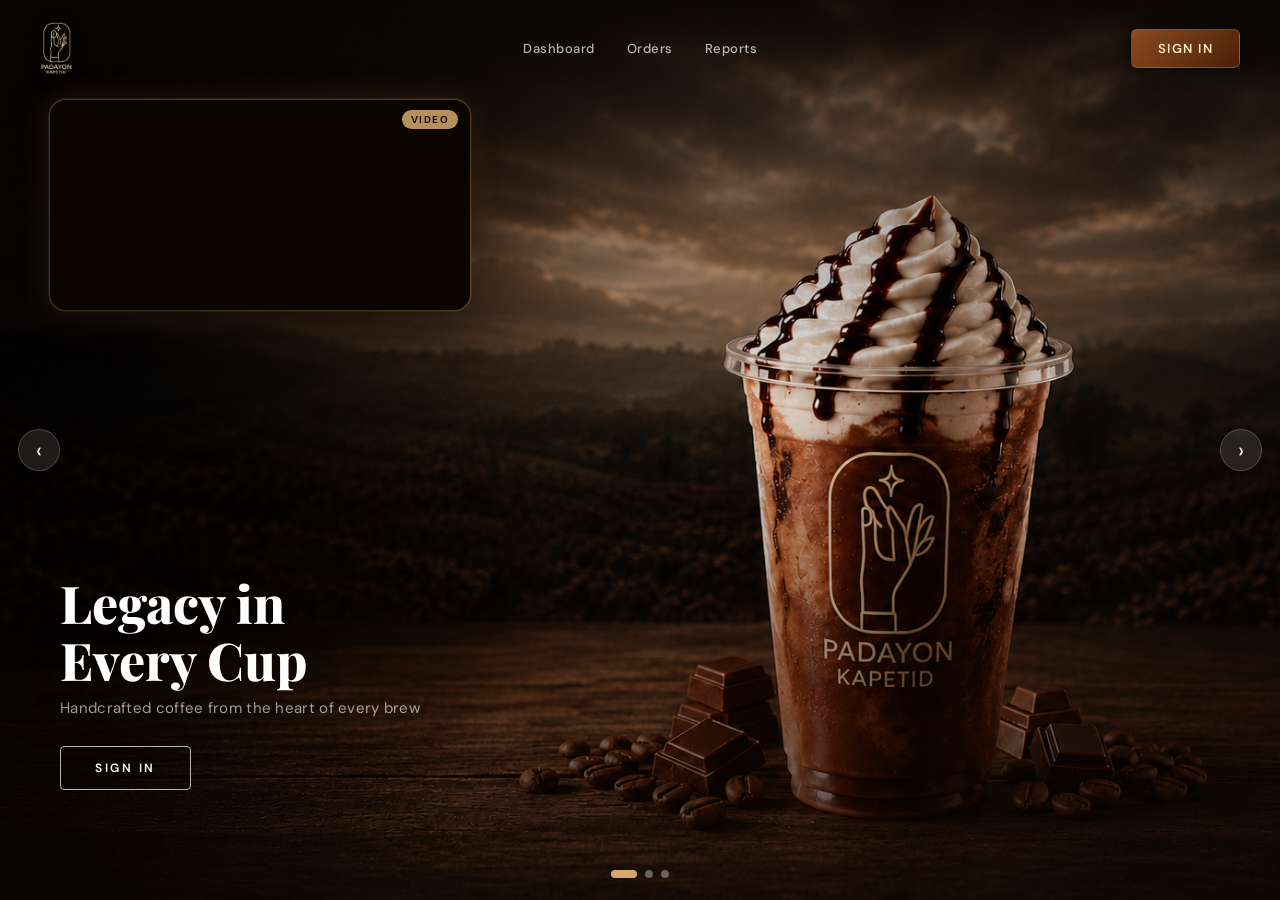
<file: store-settings.html>
<!DOCTYPE html>
<html lang="en">
<head>
<style>
/* ── SIDEBAR OVERRIDE ── */
.sidebar {
  position: fixed !important; top: 0 !important; left: 0 !important;
  height: 100% !important; width: 220px !important;
  background: #1A1A1A !important; z-index: 100 !important;
  transform: translateX(-100%) !important;
  transition: transform 0.28s cubic-bezier(.4,0,.2,1) !important;
  overflow: hidden !important; display: flex !important; flex-direction: column !important;
}
.sidebar.open { transform: translateX(0) !important; overflow: visible !important; }
.sidebar:not(.open) .logo-text,
.sidebar:not(.open) .nav-section-label,
.sidebar:not(.open) .nav-item span,
.sidebar:not(.open) .user-info,
.sidebar:not(.open) #logoutMenu { display: none !important; }
.sidebar.open .logo-text,
.sidebar.open .nav-section-label,
.sidebar.open .nav-item span,
.sidebar.open .user-info { display: block !important; }
.sidebar.open .nav-item { justify-content: flex-start !important; padding: 10px 12px !important; }
.sidebar.open .sidebar-user { justify-content: flex-start !important; }
.sidebar.open .sidebar-logo { justify-content: flex-start !important; padding: 22px 20px !important; }
.main-content { width: 100% !important; margin-left: 0 !important; }
.top-header { padding-left: 66px !important; }
.sidebar-backdrop { display: none; position: fixed; inset: 0; background: rgba(0,0,0,0.5); z-index: 99; backdrop-filter: blur(2px); }
.sidebar-backdrop.show { display: block; }
#sidebarToggle {
  display: flex !important; visibility: visible !important; opacity: 1 !important;
  position: fixed !important; top: 14px !important; left: 14px !important;
  z-index: 999999 !important; width: 42px !important; height: 42px !important;
  border-radius: 10px !important; background: #1A1A1A !important;
  border: none !important; cursor: pointer !important;
  flex-direction: column !important; align-items: center !important;
  justify-content: center !important; gap: 5px !important;
  box-shadow: 0 3px 14px rgba(0,0,0,0.4) !important; padding: 0 !important;
}
#sidebarToggle span {
  display: block !important; width: 20px !important; height: 2px !important;
  background: #C8A96E !important; border-radius: 2px !important; transition: 0.22s !important;
}
#sidebarToggle.open span:nth-child(1) { transform: translateY(7px) rotate(45deg) !important; }
#sidebarToggle.open span:nth-child(2) { opacity: 0 !important; }
#sidebarToggle.open span:nth-child(3) { transform: translateY(-7px) rotate(-45deg) !important; }
</style>

  <meta charset="UTF-8">
  <meta name="viewport" content="width=device-width, initial-scale=1.0">
  <title>Store Settings — Padayon Kapetid POS</title>
  <link rel="stylesheet" href="css/style.css?v=20260332">
  <style>
  @import url('https://fonts.googleapis.com/css2?family=Bebas+Neue&family=DM+Sans:wght@300;400;500;600&display=swap');

  /* ══ DARK MODE ══ */
  html[data-theme="dark"] {
    --bg-main:   #0F0F0F;
    --bg-card:   #181818;
    --border:    rgba(255,255,255,0.09);
    --text-dark: #F0EBE0;
    --text-mid:  #A09080;
    --text-light:#5A5046;
  }
  html[data-theme="dark"] body        { background: var(--bg-main); }
  html[data-theme="dark"] .top-header { background: #111; border-color: rgba(255,255,255,0.07); }
  html[data-theme="dark"] .top-header h1 { color: #F0EBE0; }
  html[data-theme="dark"] .s-card     { background: #181818; border-color: rgba(255,255,255,0.08); }
  html[data-theme="dark"] .s-label    { color: #A09080; }
  html[data-theme="dark"] .s-input    { background: #111; border-color: rgba(255,255,255,0.1); color: #F0EBE0; }
  html[data-theme="dark"] .s-input:focus { border-color: var(--accent); }
  html[data-theme="dark"] .s-select   { background: #111; border-color: rgba(255,255,255,0.1); color: #F0EBE0; }
  html[data-theme="dark"] .s-card-title { color: #F0EBE0; }
  html[data-theme="dark"] .s-section-title { color: #F0EBE0; }
  html[data-theme="dark"] .preview-box { background: #111; border-color: rgba(255,255,255,0.08); }
  html[data-theme="dark"] .upload-zone { background: #111; border-color: rgba(255,255,255,0.1); }
  html[data-theme="dark"] .upload-zone:hover { border-color: var(--accent); background: rgba(200,169,110,0.05); }
  html[data-theme="dark"] .upload-hint { color: #5A5046; }
  html[data-theme="dark"] .save-bar   { background: #181818; border-color: rgba(255,255,255,0.08); }
  html[data-theme="dark"] .theme-card { background: #1e1e1e; border-color: rgba(255,255,255,0.09); }
  html[data-theme="dark"] .theme-card.active { border-color: var(--accent); }
  html[data-theme="dark"] .theme-label { color: #A09080; }
  html[data-theme="dark"] .tab-nav    { background: rgba(255,255,255,0.04); border-color: rgba(255,255,255,0.08); }
  html[data-theme="dark"] .tab-btn    { color: #A09080; }
  html[data-theme="dark"] .tab-btn.active { background: #181818; color: #F0EBE0; }
  html[data-theme="dark"] .acct-row   { border-color: rgba(255,255,255,0.07); }
  html[data-theme="dark"] .acct-row:hover { background: rgba(255,255,255,0.03); }
  html[data-theme="dark"] .modal-box  { background: #181818; border-color: rgba(255,255,255,0.1); }
  html[data-theme="dark"] .modal-box h2 { color: #F0EBE0; }
  html[data-theme="dark"] .divider    { border-color: rgba(255,255,255,0.07); }
  html[data-theme="dark"] .receipt-preview { background: #1a1a1a; border-color: rgba(255,255,255,0.08); color: #ccc; }

  /* ── LAYOUT ── */
  *, *::before, *::after { box-sizing: border-box; margin: 0; padding: 0; }
  body { font-family: 'DM Sans', sans-serif; font-size: 14px; }
  .app-shell { display: flex; height: 100vh; overflow: hidden; }
  .main-content { flex: 1; display: flex; flex-direction: column; overflow: hidden; }

  .top-header {
    height: 62px; background: var(--bg-card);
    border-bottom: 1px solid var(--border);
    display: flex; align-items: center;
    padding: 0 24px 0 66px; gap: 14px; flex-shrink: 0;
  }
  .top-header h1 {
    font-family: 'Bebas Neue', sans-serif;
    font-size: 24px; letter-spacing: 2px; color: var(--text-dark);
  }

  /* ── TAB NAV ── */
  .tab-nav {
    display: flex; gap: 4px;
    background: var(--bg-main);
    border-bottom: 1px solid var(--border);
    padding: 10px 24px 0 66px;
    flex-shrink: 0;
  }
  .tab-btn {
    padding: 9px 18px;
    border: none; background: transparent;
    font-size: 13px; font-weight: 600;
    color: var(--text-light);
    border-radius: 9px 9px 0 0;
    cursor: pointer; transition: 0.16s;
    border-bottom: 2px solid transparent;
    display: flex; align-items: center; gap: 6px;
  }
  .tab-btn:hover { color: var(--text-dark); background: rgba(200,169,110,0.07); }
  .tab-btn.active {
    color: var(--accent);
    border-bottom-color: var(--accent);
    background: var(--bg-card);
  }
  .tab-icon { font-size: 15px; }

  /* ── SETTINGS BODY ── */
  .settings-body {
    flex: 1; overflow-y: auto;
    padding: 28px 32px;
    display: flex; flex-direction: column; gap: 24px;
  }
  .settings-body::-webkit-scrollbar { width: 4px; }
  .settings-body::-webkit-scrollbar-thumb { background: var(--border); border-radius: 2px; }

  .tab-panel { display: none; flex-direction: column; gap: 24px; }
  .tab-panel.active { display: flex; }

  /* ── SECTION TITLE ── */
  .s-section-title {
    font-family: 'Bebas Neue', sans-serif;
    font-size: 18px; letter-spacing: 2px;
    color: var(--text-dark); margin-bottom: 14px;
    display: flex; align-items: center; gap: 10px;
  }
  .s-section-title::after {
    content: ''; flex: 1; height: 1px; background: var(--border);
  }

  /* ── SETTINGS CARD ── */
  .s-card {
    background: var(--bg-card);
    border: 1.5px solid var(--border);
    border-radius: 16px;
    padding: 22px 24px;
  }
  .s-card-title {
    font-family: 'Bebas Neue', sans-serif;
    font-size: 16px; letter-spacing: 1.5px;
    color: var(--text-dark); margin-bottom: 4px;
  }
  .s-card-sub {
    font-size: 12px; color: var(--text-light); margin-bottom: 18px;
  }
  .s-label {
    font-size: 10px; font-weight: 700;
    text-transform: uppercase; letter-spacing: 1.1px;
    color: var(--text-light); display: block; margin-bottom: 6px;
  }

  /* ── INPUTS ── */
  .s-input {
    width: 100%;
    padding: 10px 13px;
    background: var(--bg-main);
    border: 1.5px solid var(--border);
    border-radius: 10px;
    font-size: 13.5px;
    color: var(--text-dark);
    transition: 0.16s;
  }
  .s-input:focus { border-color: var(--accent); box-shadow: 0 0 0 3px rgba(200,169,110,0.15); }
  .s-input::placeholder { color: var(--text-light); }
  textarea.s-input { resize: vertical; min-height: 72px; }

  .s-select {
    width: 100%;
    padding: 10px 13px;
    background: var(--bg-main);
    border: 1.5px solid var(--border);
    border-radius: 10px;
    font-size: 13.5px;
    color: var(--text-dark);
    cursor: pointer;
    transition: 0.16s;
    appearance: none;
    background-image: url("data:image/svg+xml,%3Csvg xmlns='http://www.w3.org/2000/svg' width='12' height='12' viewBox='0 0 24 24' fill='none' stroke='%239C8E7E' stroke-width='2'%3E%3Cpolyline points='6 9 12 15 18 9'/%3E%3C/svg%3E");
    background-repeat: no-repeat;
    background-position: right 12px center;
    padding-right: 36px;
  }
  .s-select:focus { border-color: var(--accent); outline: none; box-shadow: 0 0 0 3px rgba(200,169,110,0.15); }

  .form-row {
    display: grid;
    grid-template-columns: 1fr 1fr;
    gap: 16px;
    margin-bottom: 16px;
  }
  .form-row.three { grid-template-columns: 1fr 1fr 1fr; }
  .form-group { display: flex; flex-direction: column; gap: 6px; margin-bottom: 16px; }
  .form-group:last-child { margin-bottom: 0; }

  /* ── TOGGLE SWITCH ── */
  .toggle-row {
    display: flex; align-items: center; justify-content: space-between;
    padding: 13px 0;
    border-bottom: 1px solid var(--border);
  }
  .toggle-row:last-child { border-bottom: none; padding-bottom: 0; }
  .toggle-row:first-child { padding-top: 0; }
  .toggle-info { display: flex; flex-direction: column; gap: 2px; }
  .toggle-label { font-size: 13.5px; font-weight: 600; color: var(--text-dark); }
  .toggle-desc  { font-size: 11.5px; color: var(--text-light); }
  .toggle {
    position: relative; width: 42px; height: 24px; flex-shrink: 0;
  }
  .toggle input { opacity: 0; width: 0; height: 0; }
  .toggle-slider {
    position: absolute; inset: 0;
    background: var(--border); border-radius: 24px;
    cursor: pointer; transition: 0.2s;
  }
  .toggle-slider::before {
    content: ''; position: absolute;
    width: 18px; height: 18px; border-radius: 50%;
    background: #fff; left: 3px; top: 3px;
    transition: 0.2s;
    box-shadow: 0 1px 4px rgba(0,0,0,0.2);
  }
  .toggle input:checked + .toggle-slider { background: var(--accent); }
  .toggle input:checked + .toggle-slider::before { transform: translateX(18px); }

  /* ── THEME TOGGLE ── */
  .theme-grid { display: grid; grid-template-columns: 1fr 1fr; gap: 12px; }
  .theme-card {
    border: 2px solid var(--border);
    border-radius: 12px; overflow: hidden;
    cursor: pointer; transition: 0.18s; position: relative;
  }
  .theme-card:hover { border-color: var(--accent); }
  .theme-card.active { border-color: var(--accent); }
  .theme-card.active::after {
    content: '✓';
    position: absolute; top: 8px; right: 10px;
    width: 22px; height: 22px; border-radius: 50%;
    background: var(--accent); color: var(--primary);
    font-size: 12px; font-weight: 700;
    display: flex; align-items: center; justify-content: center;
  }
  .theme-preview { height: 90px; display: flex; align-items: stretch; border-radius: 10px 10px 0 0; overflow: hidden; }
  .theme-preview-light { background: #F5F0E8; display: flex; flex-direction: column; gap: 4px; padding: 10px 12px; }
  .tp-sidebar { width: 28px; background: #1A1A1A; border-radius: 5px; flex-shrink: 0; margin-right: 8px; }
  .tp-content { flex: 1; display: flex; flex-direction: column; gap: 5px; }
  .tp-bar { height: 8px; border-radius: 4px; background: #1A1A1A; width: 70%; }
  .tp-grid { display: grid; grid-template-columns: 1fr 1fr 1fr; gap: 4px; flex: 1; }
  .tp-card-l { background: #FDFAF4; border-radius: 4px; border: 1px solid #E8DFD0; }
  .theme-preview-dark { background: #0F0F0F; display: flex; gap: 8px; padding: 10px 12px; }
  .tp-sidebar-d { width: 28px; background: #1A1A1A; border-radius: 5px; flex-shrink: 0; }
  .tp-content-d { flex: 1; display: flex; flex-direction: column; gap: 5px; }
  .tp-bar-d { height: 8px; border-radius: 4px; background: #C8A96E; width: 60%; }
  .tp-grid-d { display: grid; grid-template-columns: 1fr 1fr 1fr; gap: 4px; flex: 1; }
  .tp-card-d { background: #1A1A1A; border-radius: 4px; border: 1px solid rgba(255,255,255,0.08); }
  .theme-foot { padding: 8px 12px; text-align: center; border-top: 1px solid var(--border); }
  .theme-label { font-size: 12px; font-weight: 700; color: var(--text-mid); letter-spacing: 0.5px; }
  .theme-card.active .theme-label { color: var(--accent); }

  /* ── BANNER UPLOAD ── */
  .banner-grid { display: grid; grid-template-columns: 1fr 1fr; gap: 16px; }
  @media (max-width: 700px) { .banner-grid { grid-template-columns: 1fr; } }
  .banner-slot { display: flex; flex-direction: column; gap: 10px; }
  .banner-slot-label { font-size: 11px; font-weight: 700; text-transform: uppercase; letter-spacing: 1px; color: var(--text-light); }
  .preview-box {
    width: 100%; height: 110px;
    border-radius: 12px; border: 1.5px solid var(--border);
    background: var(--bg-main); overflow: hidden; position: relative;
    display: flex; align-items: center; justify-content: center;
  }
  .preview-box img { width: 100%; height: 100%; object-fit: cover; object-position: center; display: block; }
  .preview-placeholder { font-size: 11px; color: var(--text-light); text-align: center; line-height: 1.5; }
  .preview-placeholder span { font-size: 24px; display: block; margin-bottom: 4px; opacity: 0.4; }
  .preview-remove {
    position: absolute; top: 6px; right: 6px;
    width: 22px; height: 22px; border-radius: 50%;
    background: rgba(220,38,38,0.85); color: #fff;
    font-size: 13px; border: none; cursor: pointer;
    display: none; align-items: center; justify-content: center;
  }
  .preview-box:hover .preview-remove { display: flex; }
  .upload-zone {
    border: 2px dashed var(--border); border-radius: 12px; padding: 18px 16px;
    text-align: center; cursor: pointer; transition: 0.18s;
    background: var(--bg-main); position: relative;
  }
  .upload-zone:hover, .upload-zone.drag-over { border-color: var(--accent); background: rgba(200,169,110,0.04); }
  .upload-zone input[type="file"] { position: absolute; inset: 0; opacity: 0; cursor: pointer; width: 100%; height: 100%; }
  .upload-icon { font-size: 24px; margin-bottom: 6px; opacity: 0.5; }
  .upload-hint { font-size: 11.5px; color: var(--text-light); line-height: 1.5; }
  .upload-hint strong { color: var(--accent); font-weight: 600; }

  /* ── RECEIPT PREVIEW ── */
  .receipt-layout { display: grid; grid-template-columns: 1fr 280px; gap: 20px; align-items: start; }
  @media (max-width: 780px) { .receipt-layout { grid-template-columns: 1fr; } }
  .receipt-preview {
    background: #fafafa; border: 1.5px solid var(--border);
    border-radius: 12px; padding: 20px;
    font-family: 'Courier New', monospace; font-size: 12px;
    color: #333; line-height: 1.8;
  }
  .receipt-preview .rp-store { text-align: center; font-weight: 700; font-size: 14px; letter-spacing: 1px; }
  .receipt-preview .rp-addr  { text-align: center; font-size: 11px; opacity: 0.6; }
  .receipt-preview .rp-divider { border: none; border-top: 1px dashed #ccc; margin: 8px 0; }
  .receipt-preview .rp-row   { display: flex; justify-content: space-between; }
  .receipt-preview .rp-total { font-weight: 700; font-size: 14px; }
  .receipt-preview .rp-footer { text-align: center; font-size: 11px; opacity: 0.6; margin-top: 6px; }

  /* ── ACCOUNT TABLE ── */
  .acct-header {
    display: flex; align-items: center; justify-content: space-between;
    margin-bottom: 16px;
  }
  .add-acct-btn {
    padding: 9px 18px;
    background: var(--primary);
    color: #F5F0E8;
    border-radius: 10px; border: none; cursor: pointer;
    font-size: 13px; font-weight: 600;
    display: flex; align-items: center; gap: 6px;
    transition: 0.16s;
  }
  .add-acct-btn:hover { background: var(--accent); color: var(--primary); }

  .acct-table { width: 100%; border-collapse: collapse; }
  .acct-table th {
    text-align: left; font-size: 10px; font-weight: 700;
    text-transform: uppercase; letter-spacing: 1px;
    color: var(--text-light); padding: 0 12px 10px;
    border-bottom: 1px solid var(--border);
  }
  .acct-row {
    border-bottom: 1px solid var(--border);
    transition: 0.14s;
  }
  .acct-row:hover { background: rgba(200,169,110,0.04); }
  .acct-row:last-child { border-bottom: none; }
  .acct-row td { padding: 12px; vertical-align: middle; font-size: 13.5px; }

  .acct-avatar {
    width: 34px; height: 34px; border-radius: 50%;
    background: var(--primary); color: #F5F0E8;
    font-size: 13px; font-weight: 700;
    display: flex; align-items: center; justify-content: center;
    flex-shrink: 0;
  }
  .acct-name-cell { display: flex; align-items: center; gap: 10px; }
  .acct-name { font-weight: 600; color: var(--text-dark); }
  .acct-username { font-size: 11.5px; color: var(--text-light); }

  .badge {
    display: inline-flex; align-items: center;
    padding: 3px 10px; border-radius: 20px;
    font-size: 11px; font-weight: 700; letter-spacing: 0.5px;
  }
  .badge-admin   { background: rgba(200,169,110,0.15); color: #A07830; }
  .badge-cashier { background: rgba(45,106,79,0.12);  color: #2D6A4F; }
  .badge-active  { background: rgba(45,106,79,0.12);  color: #2D6A4F; }
  .badge-inactive{ background: rgba(220,38,38,0.1);   color: #DC2626; }

  .acct-actions { display: flex; gap: 6px; }
  .acct-btn {
    padding: 5px 12px; border-radius: 7px; font-size: 12px;
    font-weight: 600; cursor: pointer; border: 1.5px solid var(--border);
    background: transparent; color: var(--text-mid);
    transition: 0.14s;
  }
  .acct-btn:hover { border-color: var(--accent); color: var(--accent); }
  .acct-btn.danger:hover { border-color: #DC2626; color: #DC2626; }

  /* ── MODAL ── */
  .modal-overlay {
    display: none; position: fixed; inset: 0; z-index: 9000;
    background: rgba(0,0,0,0.55); backdrop-filter: blur(4px);
    align-items: center; justify-content: center;
  }
  .modal-overlay.show { display: flex; }
  .modal-box {
    background: var(--bg-card);
    border: 1.5px solid var(--border);
    border-radius: 20px; padding: 28px 28px 24px;
    width: 420px; max-width: 96vw;
    box-shadow: 0 24px 80px rgba(0,0,0,0.25);
    animation: modalIn 0.22s ease;
  }
  @keyframes modalIn { from{opacity:0;transform:scale(0.95) translateY(10px)} to{opacity:1;transform:none} }
  .modal-box h2 {
    font-family: 'Bebas Neue', sans-serif;
    font-size: 20px; letter-spacing: 1.5px;
    color: var(--text-dark); margin-bottom: 4px;
  }
  .modal-sub { font-size: 12px; color: var(--text-light); margin-bottom: 20px; }
  .modal-footer { display: flex; gap: 10px; justify-content: flex-end; margin-top: 22px; }
  .modal-cancel {
    padding: 10px 20px; border-radius: 10px; border: 1.5px solid var(--border);
    background: transparent; color: var(--text-mid); font-size: 13px; font-weight: 600;
    cursor: pointer; transition: 0.14s;
  }
  .modal-cancel:hover { border-color: var(--text-mid); }
  .modal-save {
    padding: 10px 24px; border-radius: 10px; border: none;
    background: var(--primary); color: #F5F0E8;
    font-size: 13px; font-weight: 700; cursor: pointer; transition: 0.14s;
  }
  .modal-save:hover { background: var(--accent); color: var(--primary); }
  .modal-danger {
    padding: 10px 24px; border-radius: 10px; border: none;
    background: #DC2626; color: #fff;
    font-size: 13px; font-weight: 700; cursor: pointer; transition: 0.14s;
  }
  .modal-danger:hover { background: #B91C1C; }
  .divider { border: none; border-top: 1px solid var(--border); margin: 16px 0; }

  /* password strength */
  .pass-strength { height: 4px; border-radius: 2px; margin-top: 6px; background: var(--border); overflow: hidden; }
  .pass-strength-bar { height: 100%; border-radius: 2px; transition: 0.3s; width: 0; }

  /* ── SAVE BAR ── */
  .save-bar {
    position: sticky; bottom: 0;
    background: var(--bg-card);
    border-top: 1.5px solid var(--border);
    padding: 14px 32px;
    display: flex; align-items: center; justify-content: space-between;
    gap: 12px;
  }
  .save-bar-info { font-size: 12px; color: var(--text-light); }
  .save-bar-info strong { color: var(--accent); }
  .save-btn {
    padding: 11px 28px; background: var(--primary); color: #F5F0E8;
    border-radius: 10px; border: none; cursor: pointer;
    font-family: 'Bebas Neue', sans-serif;
    font-size: 15px; letter-spacing: 2px; transition: 0.18s;
  }
  .save-btn:hover { background: var(--accent); color: var(--primary); }
  .reset-btn {
    padding: 11px 20px; background: transparent; color: var(--text-light);
    border-radius: 10px; border: 1.5px solid var(--border);
    cursor: pointer; font-family: 'DM Sans', sans-serif;
    font-size: 13px; font-weight: 600; transition: 0.18s;
  }
  .reset-btn:hover { border-color: #DC2626; color: #DC2626; }

  /* ── TOAST ── */
  .toast-container { position: fixed; bottom: 20px; right: 20px; z-index: 9999; display: flex; flex-direction: column; gap: 8px; }
  .toast {
    padding: 11px 18px; border-radius: 10px; background: var(--primary);
    color: #F5F0E8; font-size: 13px; font-weight: 500;
    box-shadow: 0 4px 20px rgba(26,20,10,0.2);
    animation: toastIn 0.25s ease, toastOut 0.25s ease 2.75s forwards;
  }
  .toast.success { background: #2D6A4F; }
  .toast.error   { background: #DC2626; }
  .toast.warn    { background: #92400E; }
  .toast.info    { background: #1E3A5F; }
  @keyframes toastIn  { from{transform:translateX(100%);opacity:0} to{transform:translateX(0);opacity:1} }
  @keyframes toastOut { from{opacity:1} to{opacity:0;transform:translateX(30px)} }

  /* ── INFO BOX ── */
  .info-box {
    background: rgba(200,169,110,0.08);
    border: 1px solid rgba(200,169,110,0.25);
    border-radius: 10px; padding: 12px 14px;
    font-size: 12.5px; color: var(--text-mid);
    display: flex; gap: 9px; align-items: flex-start;
  }
  .info-box .info-icon { font-size: 15px; flex-shrink: 0; margin-top: 1px; }

  /* ── COLOR PICKER ROW ── */
  .color-row { display: flex; align-items: center; gap: 10px; }
  .color-swatch {
    width: 36px; height: 36px; border-radius: 8px; border: 2px solid var(--border);
    cursor: pointer; padding: 0; flex-shrink: 0; overflow: hidden;
  }
  .color-swatch input[type="color"] { width: 48px; height: 48px; border: none; margin: -6px; cursor: pointer; }

  @media(max-width:640px){
    .form-row, .form-row.three { grid-template-columns: 1fr; }
    .receipt-layout { grid-template-columns: 1fr; }
  }
  
  html[data-theme="dark"] body { background: #0F0F0F; }
  html[data-theme="dark"] .page-body,
  html[data-theme="dark"] .settings-body { background: #0F0F0F; }
  html[data-theme="dark"] .s-section-title { color: #F0EBE0 !important; }
  html[data-theme="dark"] .s-card-title { color: #F0EBE0 !important; }
  html[data-theme="dark"] .s-card { background: #181818 !important; border-color: rgba(255,255,255,0.08) !important; }
  html[data-theme="dark"] .s-label { color: #A09080 !important; }
  html[data-theme="dark"] .s-hint { color: #5A5046 !important; }
  html[data-theme="dark"] .s-input { background: #111 !important; border-color: rgba(255,255,255,0.1) !important; color: #F0EBE0 !important; }
  html[data-theme="dark"] .s-input:focus { border-color: #C8A96E !important; }
  html[data-theme="dark"] .s-select { background: #111 !important; border-color: rgba(255,255,255,0.1) !important; color: #F0EBE0 !important; }
  html[data-theme="dark"] .s-textarea { background: #111 !important; border-color: rgba(255,255,255,0.1) !important; color: #F0EBE0 !important; }
  html[data-theme="dark"] .preview-box { background: #111 !important; border-color: rgba(255,255,255,0.08) !important; }
  html[data-theme="dark"] .preview-label { color: #5A5046 !important; }
  html[data-theme="dark"] .preview-val { color: #F0EBE0 !important; }
  html[data-theme="dark"] .upload-zone { background: #111 !important; border-color: rgba(255,255,255,0.1) !important; color: #5A5046 !important; }
  html[data-theme="dark"] .upload-zone:hover { border-color: #C8A96E !important; background: rgba(200,169,110,0.04) !important; }
  html[data-theme="dark"] .upload-zone-label { color: #5A5046 !important; }
  html[data-theme="dark"] .settings-nav { background: #111 !important; border-color: rgba(255,255,255,0.07) !important; }
  html[data-theme="dark"] .s-nav-item { color: #5A5046; }
  html[data-theme="dark"] .s-nav-item:hover:not(.active) { color: #F0EBE0; background: rgba(255,255,255,0.03); }
  html[data-theme="dark"] .s-nav-item.active { color: #C8A96E; background: rgba(200,169,110,0.1); }
  html[data-theme="dark"] .s-nav-label { color: #5A5046 !important; }
  html[data-theme="dark"] .user-row { border-color: rgba(255,255,255,0.05) !important; }
  html[data-theme="dark"] .user-name { color: #F0EBE0 !important; }
  html[data-theme="dark"] .user-username { color: #5A5046 !important; }
  html[data-theme="dark"] .user-role-badge { background: rgba(200,169,110,0.15); color: #C8A96E; }
  html[data-theme="dark"] .user-role-badge.cashier { background: rgba(99,102,241,0.15); color: #818CF8; }
  html[data-theme="dark"] .btn-ghost { background: #222 !important; border-color: rgba(255,255,255,0.1) !important; color: #A09080 !important; }
  html[data-theme="dark"] .btn-ghost:hover { border-color: #C8A96E !important; color: #C8A96E !important; }
  html[data-theme="dark"] .divider { background: rgba(255,255,255,0.05) !important; }
  html[data-theme="dark"] .m-box { background: #181818 !important; border-color: rgba(255,255,255,0.1) !important; }
  html[data-theme="dark"] .m-head { border-color: rgba(255,255,255,0.08) !important; }
  html[data-theme="dark"] .m-title { color: #F0EBE0 !important; }
  html[data-theme="dark"] .m-close { background: #222 !important; color: #A09080 !important; }
  html[data-theme="dark"] .m-footer { border-color: rgba(255,255,255,0.08) !important; }
  html[data-theme="dark"] .form-label { color: #A09080 !important; }
  html[data-theme="dark"] .form-input,
  html[data-theme="dark"] .form-select { background: #111 !important; border-color: rgba(255,255,255,0.1) !important; color: #F0EBE0 !important; }
  html[data-theme="dark"] .danger-zone { background: rgba(239,68,68,0.05) !important; border-color: rgba(239,68,68,0.2) !important; }
  html[data-theme="dark"] .danger-title { color: #F87171 !important; }
  html[data-theme="dark"] .danger-desc { color: #A09080 !important; }
  html[data-theme="dark"] .receipt-preview { background: #111 !important; border-color: rgba(255,255,255,0.08) !important; color: #F0EBE0 !important; }
  html[data-theme="dark"] .receipt-divider { border-color: rgba(255,255,255,0.1) !important; }
</style>
</head>
<body>
<div class="sidebar-backdrop" id="sidebarBackdrop"></div>
<button id="sidebarToggle" aria-label="Toggle menu">
  <span></span><span></span><span></span>
</button>

<div class="app-shell">
  <aside class="sidebar" id="sidebar"></aside>

  <div class="main-content">
    <header class="top-header">
      <h1>Store Settings</h1>
    </header>

    <!-- ── TAB NAV ── -->
    <div class="tab-nav">
      <button class="tab-btn active" onclick="switchTab('store')"    id="tabBtn-store">    <span class="tab-icon">🏪</span> Store Info</button>
      <button class="tab-btn"        onclick="switchTab('receipt')"  id="tabBtn-receipt">  <span class="tab-icon">🧾</span> Receipt</button>
      <button class="tab-btn"        onclick="switchTab('tax')"      id="tabBtn-tax">      <span class="tab-icon">💰</span> Tax & Fees</button>
      <button class="tab-btn"        onclick="switchTab('appearance')"id="tabBtn-appearance"><span class="tab-icon">🎨</span> Appearance</button>
      <button class="tab-btn"        onclick="switchTab('accounts')" id="tabBtn-accounts"> <span class="tab-icon">👥</span> Accounts</button>
      <button class="tab-btn"        onclick="switchTab('system')"   id="tabBtn-system">   <span class="tab-icon">⚙️</span> System</button>
    </div>

    <div class="settings-body">

      <!-- ══════════════ TAB: STORE INFO ══════════════ -->
      <div class="tab-panel active" id="tab-store">

        <div class="s-section-title">Store Information</div>

        <div class="s-card">
          <div class="s-card-title">Basic Details</div>
          <div class="s-card-sub">Displayed on receipts, reports, and the login screen.</div>

          <div class="form-row">
            <div class="form-group">
              <label class="s-label">Store Name</label>
              <input type="text" class="s-input" id="storeName" placeholder="e.g. Padayon Kapetid">
            </div>
            <div class="form-group">
              <label class="s-label">Branch / Location</label>
              <input type="text" class="s-input" id="storeBranch" placeholder="e.g. Main Branch">
            </div>
          </div>

          <div class="form-group">
            <label class="s-label">Address Line 1</label>
            <input type="text" class="s-input" id="storeAddr1" placeholder="Street, Barangay">
          </div>
          <div class="form-row">
            <div class="form-group">
              <label class="s-label">City / Municipality</label>
              <input type="text" class="s-input" id="storeCity" placeholder="e.g. Cebu City">
            </div>
            <div class="form-group">
              <label class="s-label">Province / Region</label>
              <input type="text" class="s-input" id="storeProvince" placeholder="e.g. Cebu">
            </div>
          </div>

          <div class="form-row">
            <div class="form-group">
              <label class="s-label">Phone Number</label>
              <input type="text" class="s-input" id="storePhone" placeholder="+63 912 345 6789">
            </div>
            <div class="form-group">
              <label class="s-label">Email Address</label>
              <input type="email" class="s-input" id="storeEmail" placeholder="store@example.com">
            </div>
          </div>

          <div class="form-group">
            <label class="s-label">Website / Social (optional)</label>
            <input type="text" class="s-input" id="storeWebsite" placeholder="e.g. facebook.com/padayon">
          </div>
        </div>

        <div class="s-card">
          <div class="s-card-title">Operating Hours</div>
          <div class="s-card-sub">For display on receipts and info panels only.</div>

          <div class="form-row">
            <div class="form-group">
              <label class="s-label">Opening Time</label>
              <input type="time" class="s-input" id="storeOpen" value="07:00">
            </div>
            <div class="form-group">
              <label class="s-label">Closing Time</label>
              <input type="time" class="s-input" id="storeClose" value="21:00">
            </div>
          </div>

          <div class="form-group">
            <label class="s-label">Open Days</label>
            <div style="display:flex;flex-wrap:wrap;gap:8px;margin-top:2px;" id="openDays">
              <!-- days rendered by JS -->
            </div>
          </div>
        </div>

        <div class="s-card">
          <div class="s-card-title">Business Registration</div>
          <div class="s-card-sub">BIR and DTI info for official receipts.</div>
          <div class="form-row">
            <div class="form-group">
              <label class="s-label">TIN (Tax Identification Number)</label>
              <input type="text" class="s-input" id="storeTIN" placeholder="000-000-000-000">
            </div>
            <div class="form-group">
              <label class="s-label">DTI / SEC Registration No.</label>
              <input type="text" class="s-input" id="storeDTI" placeholder="Optional">
            </div>
          </div>
        </div>
      </div>

      <!-- ══════════════ TAB: RECEIPT ══════════════ -->
      <div class="tab-panel" id="tab-receipt">

        <div class="s-section-title">Receipt Settings</div>

        <div class="receipt-layout">
          <div style="display:flex;flex-direction:column;gap:16px;">

            <div class="s-card">
              <div class="s-card-title">Receipt Header</div>
              <div class="s-card-sub">Text shown at the top of every printed receipt.</div>
              <div class="form-group">
                <label class="s-label">Header Line 1 (Store Name)</label>
                <input type="text" class="s-input" id="rcptHeader1" placeholder="PADAYON KAPETID" oninput="updateReceiptPreview()">
              </div>
              <div class="form-group">
                <label class="s-label">Header Line 2 (Tagline)</label>
                <input type="text" class="s-input" id="rcptHeader2" placeholder="Your favourite coffee stop" oninput="updateReceiptPreview()">
              </div>
              <div class="form-group">
                <label class="s-label">Address on Receipt</label>
                <input type="text" class="s-input" id="rcptAddr" placeholder="Cebu City, Philippines" oninput="updateReceiptPreview()">
              </div>
            </div>

            <div class="s-card">
              <div class="s-card-title">Receipt Footer</div>
              <div class="s-card-sub">Thank-you message and footer note.</div>
              <div class="form-group">
                <label class="s-label">Footer Message</label>
                <textarea class="s-input" id="rcptFooter" rows="3" placeholder="Thank you for visiting! Come back soon ☕" oninput="updateReceiptPreview()"></textarea>
              </div>
              <div class="form-group">
                <label class="s-label">Show WiFi Password on Receipt</label>
                <input type="text" class="s-input" id="rcptWifi" placeholder="WiFi: PadayonKapetid2024 (leave blank to hide)" oninput="updateReceiptPreview()">
              </div>
            </div>

            <div class="s-card">
              <div class="s-card-title">Receipt Options</div>
              <div class="toggle-row">
                <div class="toggle-info">
                  <div class="toggle-label">Show order number</div>
                  <div class="toggle-desc">Print the order # prominently on the receipt</div>
                </div>
                <label class="toggle"><input type="checkbox" id="rcptShowOrder" checked><span class="toggle-slider"></span></label>
              </div>
              <div class="toggle-row">
                <div class="toggle-info">
                  <div class="toggle-label">Show cashier name</div>
                  <div class="toggle-desc">Include the logged-in cashier's name</div>
                </div>
                <label class="toggle"><input type="checkbox" id="rcptShowCashier" checked><span class="toggle-slider"></span></label>
              </div>
              <div class="toggle-row">
                <div class="toggle-info">
                  <div class="toggle-label">Show tax breakdown</div>
                  <div class="toggle-desc">Print subtotal, VAT, and total separately</div>
                </div>
                <label class="toggle"><input type="checkbox" id="rcptShowTax" checked><span class="toggle-slider"></span></label>
              </div>
              <div class="toggle-row">
                <div class="toggle-info">
                  <div class="toggle-label">Auto-print on order complete</div>
                  <div class="toggle-desc">Trigger print dialog when order is marked done</div>
                </div>
                <label class="toggle"><input type="checkbox" id="rcptAutoPrint"><span class="toggle-slider"></span></label>
              </div>
            </div>

          </div>

          <!-- LIVE PREVIEW -->
          <div>
            <label class="s-label" style="margin-bottom:10px;display:block;">Live Preview</label>
            <div class="receipt-preview" id="receiptPreview">
              <div class="rp-store" id="rp-name">PADAYON KAPETID</div>
              <div class="rp-addr" id="rp-tag">Your favourite coffee stop</div>
              <div class="rp-addr" id="rp-addr">Cebu City, Philippines</div>
              <hr class="rp-divider">
              <div class="rp-addr">Order #0042 · Dine In</div>
              <div class="rp-addr">Cashier: Maria Santos</div>
              <div class="rp-addr">May 21, 2026  10:32 AM</div>
              <hr class="rp-divider">
              <div class="rp-row"><span>Iced Americano</span><span>₱80.00</span></div>
              <div class="rp-row"><span>Matcha Latte</span><span>₱95.00</span></div>
              <div class="rp-row"><span>Cheese Roll x2</span><span>₱70.00</span></div>
              <hr class="rp-divider">
              <div class="rp-row"><span>Subtotal</span><span>₱245.00</span></div>
              <div class="rp-row"><span>VAT (12%)</span><span>₱29.40</span></div>
              <div class="rp-row rp-total"><span>TOTAL</span><span>₱274.40</span></div>
              <div class="rp-row"><span>Cash</span><span>₱300.00</span></div>
              <div class="rp-row"><span>Change</span><span>₱25.60</span></div>
              <hr class="rp-divider">
              <div class="rp-footer" id="rp-footer">Thank you for visiting!<br>Come back soon ☕</div>
            </div>
          </div>
        </div>
      </div>

      <!-- ══════════════ TAB: TAX & FEES ══════════════ -->
      <div class="tab-panel" id="tab-tax">

        <div class="s-section-title">Tax & Pricing</div>

        <div class="s-card">
          <div class="s-card-title">VAT / Tax Rate</div>
          <div class="s-card-sub">Applied to all orders. Philippine standard VAT is 12%.</div>

          <div class="toggle-row">
            <div class="toggle-info">
              <div class="toggle-label">Enable VAT</div>
              <div class="toggle-desc">Automatically compute and add VAT to orders</div>
            </div>
            <label class="toggle"><input type="checkbox" id="taxEnabled" checked onchange="toggleTaxFields()"><span class="toggle-slider"></span></label>
          </div>

          <div id="taxFields" style="margin-top:16px;">
            <div class="form-row">
              <div class="form-group">
                <label class="s-label">VAT Rate (%)</label>
                <input type="number" class="s-input" id="taxRate" value="12" min="0" max="100" step="0.01" placeholder="12">
              </div>
              <div class="form-group">
                <label class="s-label">Tax Label on Receipt</label>
                <input type="text" class="s-input" id="taxLabel" value="VAT" placeholder="VAT / GST / Tax">
              </div>
            </div>
            <div class="form-group">
              <label class="s-label">Tax Computation Method</label>
              <select class="s-select" id="taxMethod">
                <option value="exclusive">Tax-Exclusive (price + tax on top)</option>
                <option value="inclusive">Tax-Inclusive (price already includes tax)</option>
              </select>
            </div>
          </div>
        </div>

        <div class="s-card">
          <div class="s-card-title">Discounts & Promos</div>
          <div class="s-card-sub">Configure discount types available at checkout.</div>

          <div class="toggle-row">
            <div class="toggle-info">
              <div class="toggle-label">Senior Citizen Discount (20%)</div>
              <div class="toggle-desc">SC ID required — applies to food & drinks only (RA 9994)</div>
            </div>
            <label class="toggle"><input type="checkbox" id="discSC" checked><span class="toggle-slider"></span></label>
          </div>
          <div class="toggle-row">
            <div class="toggle-info">
              <div class="toggle-label">PWD Discount (20%)</div>
              <div class="toggle-desc">PWD ID required (RA 10754)</div>
            </div>
            <label class="toggle"><input type="checkbox" id="discPWD" checked><span class="toggle-slider"></span></label>
          </div>
          <div class="toggle-row">
            <div class="toggle-info">
              <div class="toggle-label">Custom / Manual Discount</div>
              <div class="toggle-desc">Allow cashiers to apply a custom % or fixed discount</div>
            </div>
            <label class="toggle"><input type="checkbox" id="discCustom"><span class="toggle-slider"></span></label>
          </div>
          <div class="toggle-row">
            <div class="toggle-info">
              <div class="toggle-label">Require manager approval for discounts</div>
              <div class="toggle-desc">Cashiers must get admin PIN before applying any discount</div>
            </div>
            <label class="toggle"><input type="checkbox" id="discApproval"><span class="toggle-slider"></span></label>
          </div>
        </div>

        <div class="s-card">
          <div class="s-card-title">Currency & Rounding</div>
          <div class="s-card-sub">How amounts are displayed and rounded.</div>
          <div class="form-row">
            <div class="form-group">
              <label class="s-label">Currency Symbol</label>
              <input type="text" class="s-input" id="currencySymbol" value="₱" placeholder="₱">
            </div>
            <div class="form-group">
              <label class="s-label">Decimal Places</label>
              <select class="s-select" id="decimalPlaces">
                <option value="0">0 (e.g. ₱245)</option>
                <option value="2" selected>2 (e.g. ₱245.00)</option>
              </select>
            </div>
          </div>
          <div class="form-group">
            <label class="s-label">Rounding Rule</label>
            <select class="s-select" id="roundingRule">
              <option value="none">No rounding</option>
              <option value="nearest5">Round to nearest ₱0.05</option>
              <option value="nearest1">Round to nearest ₱1.00</option>
            </select>
          </div>
        </div>

        <div class="s-card">
          <div class="s-card-title">Service Charge</div>
          <div class="s-card-sub">Optional service charge added on top of order total.</div>
          <div class="toggle-row">
            <div class="toggle-info">
              <div class="toggle-label">Enable Service Charge</div>
              <div class="toggle-desc">Adds a fixed % fee for dine-in orders</div>
            </div>
            <label class="toggle"><input type="checkbox" id="svcEnabled" onchange="toggleSvcFields()"><span class="toggle-slider"></span></label>
          </div>
          <div id="svcFields" style="margin-top:16px;display:none;">
            <div class="form-row">
              <div class="form-group">
                <label class="s-label">Service Charge Rate (%)</label>
                <input type="number" class="s-input" id="svcRate" value="10" min="0" max="100" step="0.5">
              </div>
              <div class="form-group">
                <label class="s-label">Apply To</label>
                <select class="s-select" id="svcApplyTo">
                  <option value="dine-in">Dine-In only</option>
                  <option value="all">All order types</option>
                </select>
              </div>
            </div>
          </div>
        </div>
      </div>

      <!-- ══════════════ TAB: APPEARANCE ══════════════ -->
      <div class="tab-panel" id="tab-appearance">

        <div class="s-section-title">Appearance</div>

        <div class="s-card">
          <div class="s-card-title">Theme Mode</div>
          <div class="s-card-sub">Choose how the POS looks for staff. Applies across all pages.</div>
          <div class="theme-grid">
            <div class="theme-card active" id="themeLight" onclick="setTheme('light')">
              <div class="theme-preview">
                <div class="theme-preview-light" style="display:flex;gap:8px;width:100%;">
                  <div class="tp-sidebar"></div>
                  <div class="tp-content">
                    <div class="tp-bar"></div>
                    <div class="tp-grid">
                      <div class="tp-card-l"></div><div class="tp-card-l"></div><div class="tp-card-l"></div>
                    </div>
                  </div>
                </div>
              </div>
              <div class="theme-foot"><span class="theme-label">☀ Light Mode</span></div>
            </div>
            <div class="theme-card" id="themeDark" onclick="setTheme('dark')">
              <div class="theme-preview">
                <div class="theme-preview-dark" style="width:100%;">
                  <div class="tp-sidebar-d"></div>
                  <div class="tp-content-d">
                    <div class="tp-bar-d"></div>
                    <div class="tp-grid-d">
                      <div class="tp-card-d"></div><div class="tp-card-d"></div><div class="tp-card-d"></div>
                    </div>
                  </div>
                </div>
              </div>
              <div class="theme-foot"><span class="theme-label">🌙 Dark Mode</span></div>
            </div>
          </div>
        </div>

        <div class="s-card">
          <div class="s-card-title">Banner Images</div>
          <div class="s-card-sub">Upload custom images for the hero banner and promo strip on the Order System page.</div>
          <div class="banner-grid">
            <div class="banner-slot">
              <div class="banner-slot-label">🔝 Top Hero Banner</div>
              <div class="preview-box" id="heroPrev">
                <div class="preview-placeholder" id="heroPlaceholder"><span>🖼️</span>No image set<br><small>Upload below</small></div>
                <img id="heroPreviewImg" style="display:none;" alt="Hero preview">
                <button class="preview-remove" onclick="removeBanner('hero')" title="Remove image">✕</button>
              </div>
              <div class="upload-zone" id="heroZone"
                   ondragover="dragOver(event,'heroZone')" ondragleave="dragLeave('heroZone')" ondrop="dropFile(event,'hero')">
                <input type="file" accept="image/*" onchange="fileChosen(event,'hero')" id="heroInput">
                <div class="upload-icon">📁</div>
                <div class="upload-hint"><strong>Click to choose</strong> or drag & drop<br>JPG, PNG, WEBP · Max 5MB</div>
              </div>
            </div>
            <div class="banner-slot">
              <div class="banner-slot-label">⬇ Bottom Promo Strip</div>
              <div class="preview-box" id="promoPrev">
                <div class="preview-placeholder" id="promoPlaceholder"><span>🖼️</span>No image set<br><small>Upload below</small></div>
                <img id="promoPreviewImg" style="display:none;" alt="Promo preview">
                <button class="preview-remove" onclick="removeBanner('promo')" title="Remove image">✕</button>
              </div>
              <div class="upload-zone" id="promoZone"
                   ondragover="dragOver(event,'promoZone')" ondragleave="dragLeave('promoZone')" ondrop="dropFile(event,'promo')">
                <input type="file" accept="image/*" onchange="fileChosen(event,'promo')" id="promoInput">
                <div class="upload-icon">📁</div>
                <div class="upload-hint"><strong>Click to choose</strong> or drag & drop<br>JPG, PNG, WEBP · Max 5MB</div>
              </div>
            </div>
          </div>
        </div>

      </div>

      <!-- ══════════════ TAB: ACCOUNTS ══════════════ -->
      <div class="tab-panel" id="tab-accounts">

        <div class="s-section-title">Account Management</div>

        <div class="info-box">
          <span class="info-icon">ℹ️</span>
          <span>Accounts are saved directly to the <strong>database</strong> and take effect immediately. Password changes apply on next login.</span>
        </div>

        <div class="s-card">
          <div class="acct-header">
            <div>
              <div class="s-card-title">Staff Accounts</div>
              <div class="s-card-sub" style="margin-bottom:0">Manage admin and cashier access to the POS system.</div>
            </div>
            <button class="add-acct-btn" onclick="openAddAccount()">
              <svg width="14" height="14" viewBox="0 0 24 24" fill="none" stroke="currentColor" stroke-width="2.5"><line x1="12" y1="5" x2="12" y2="19"/><line x1="5" y1="12" x2="19" y2="12"/></svg>
              Add Account
            </button>
          </div>

          <table class="acct-table">
            <thead>
              <tr>
                <th>Name</th>
                <th>Role</th>
                <th>Status</th>
                <th>Last Login</th>
                <th>Actions</th>
              </tr>
            </thead>
            <tbody id="acctTableBody">
              <!-- rendered by JS -->
            </tbody>
          </table>
        </div>

      </div>

      <!-- ══════════════ TAB: SYSTEM ══════════════ -->
      <div class="tab-panel" id="tab-system">

        <div class="s-section-title">System Preferences</div>

        <div class="s-card">
          <div class="s-card-title">Order Settings</div>
          <div class="s-card-sub">General POS behaviour and order flow.</div>

          <div class="toggle-row">
            <div class="toggle-info">
              <div class="toggle-label">Require table number for Dine-In</div>
              <div class="toggle-desc">Cashier must enter a table number before placing dine-in orders</div>
            </div>
            <label class="toggle"><input type="checkbox" id="sysRequireTable" checked><span class="toggle-slider"></span></label>
          </div>
          <div class="toggle-row">
            <div class="toggle-info">
              <div class="toggle-label">Require customer name</div>
              <div class="toggle-desc">Show customer name field when creating an order</div>
            </div>
            <label class="toggle"><input type="checkbox" id="sysRequireName"><span class="toggle-slider"></span></label>
          </div>
          <div class="toggle-row">
            <div class="toggle-info">
              <div class="toggle-label">Enable order notes field</div>
              <div class="toggle-desc">Let cashiers add special instructions per order</div>
            </div>
            <label class="toggle"><input type="checkbox" id="sysOrderNotes" checked><span class="toggle-slider"></span></label>
          </div>
          <div class="toggle-row">
            <div class="toggle-info">
              <div class="toggle-label">Allow order cancellation by cashier</div>
              <div class="toggle-desc">If off, only admins can cancel placed orders</div>
            </div>
            <label class="toggle"><input type="checkbox" id="sysCashierCancel" checked><span class="toggle-slider"></span></label>
          </div>
        </div>

        <div class="s-card">
          <div class="s-card-title">Session & Security</div>
          <div class="s-card-sub">Control login and idle behaviour.</div>

          <div class="form-group">
            <label class="s-label">Auto Logout After Inactivity</label>
            <select class="s-select" id="sysAutoLogout">
              <option value="0">Never</option>
              <option value="15">15 minutes</option>
              <option value="30" selected>30 minutes</option>
              <option value="60">1 hour</option>
              <option value="120">2 hours</option>
            </select>
          </div>

          <div class="toggle-row">
            <div class="toggle-info">
              <div class="toggle-label">Require re-login after logout</div>
              <div class="toggle-desc">Always show login screen — don't remember session</div>
            </div>
            <label class="toggle"><input type="checkbox" id="sysRequireLogin" checked><span class="toggle-slider"></span></label>
          </div>
          <div class="toggle-row">
            <div class="toggle-info">
              <div class="toggle-label">Admin PIN for sensitive actions</div>
              <div class="toggle-desc">Require 4-digit PIN for voids, refunds, and discounts</div>
            </div>
            <label class="toggle"><input type="checkbox" id="sysAdminPin"><span class="toggle-slider"></span></label>
          </div>
        </div>

        <div class="s-card">
          <div class="s-card-title">Data & Storage</div>
          <div class="s-card-sub">Manage local browser data used by the POS in demo mode.</div>

          <div class="toggle-row">
            <div class="toggle-info">
              <div class="toggle-label">Remember last used tab on each page</div>
              <div class="toggle-desc">Saves which category / view was last open</div>
            </div>
            <label class="toggle"><input type="checkbox" id="sysRememberTab" checked><span class="toggle-slider"></span></label>
          </div>

          <hr class="divider">

          <div style="display:flex;gap:10px;flex-wrap:wrap;margin-top:4px;">
            <button class="acct-btn" onclick="exportSettings()">📤 Export Settings JSON</button>
            <button class="acct-btn" onclick="document.getElementById('importFile').click()">📥 Import Settings</button>
            <input type="file" id="importFile" accept=".json" style="display:none" onchange="importSettings(event)">
            <button class="acct-btn danger" onclick="clearAllData()">🗑 Clear All Local Data</button>
          </div>
        </div>

        <div class="s-card">
          <div class="s-card-title">About This POS</div>
          <div class="s-card-sub">Version and system information.</div>
          <div style="display:flex;flex-direction:column;gap:8px;">
            <div style="display:flex;justify-content:space-between;font-size:13px;"><span style="color:var(--text-light)">App Name</span><span style="color:var(--text-dark);font-weight:600">Padayon Kapetid POS</span></div>
            <div style="display:flex;justify-content:space-between;font-size:13px;"><span style="color:var(--text-light)">Version</span><span style="color:var(--text-dark);font-weight:600">v2.0.0</span></div>
            <div style="display:flex;justify-content:space-between;font-size:13px;"><span style="color:var(--text-light)">Build Date</span><span style="color:var(--text-dark);font-weight:600">May 2026</span></div>
            <div style="display:flex;justify-content:space-between;font-size:13px;"><span style="color:var(--text-light)">Mode</span><span style="color:#A07830;font-weight:600;background:rgba(200,169,110,0.12);padding:2px 9px;border-radius:20px;font-size:11px;">Demo / Local</span></div>
          </div>
        </div>

      </div>

    </div><!-- /settings-body -->

    <!-- ── SAVE BAR ── -->
    <div class="save-bar">
      <div class="save-bar-info">
        Changes are saved to <strong>this browser</strong> and apply across all POS pages.
      </div>
      <div style="display:flex;gap:10px;">
        <button class="reset-btn" onclick="resetAll()">Reset All</button>
        <button class="save-btn" onclick="saveAll()">Save Settings</button>
      </div>
    </div>
  </div>
</div>

<!-- ══════════ MODALS ══════════ -->

<!-- Add / Edit Account Modal -->
<div class="modal-overlay" id="modalAccount">
  <div class="modal-box">
    <h2 id="modalAccountTitle">Add Account</h2>
    <div class="modal-sub" id="modalAccountSub">Create a new staff account for the POS.</div>

    <input type="hidden" id="editAccountId">

    <div class="form-row">
      <div class="form-group">
        <label class="s-label">Full Name</label>
        <input type="text" class="s-input" id="acctFullName" placeholder="e.g. Maria Santos">
      </div>
      <div class="form-group">
        <label class="s-label">Username</label>
        <input type="text" class="s-input" id="acctUsername" placeholder="e.g. maria_s">
      </div>
    </div>

    <div class="form-group">
      <label class="s-label">Role</label>
      <select class="s-select" id="acctRole">
        <option value="cashier">Cashier — Can take orders and view order list</option>
        <option value="admin">Admin — Full access to all settings and reports</option>
      </select>
    </div>

    <hr class="divider">

    <div class="form-group">
      <label class="s-label">Password <span id="passOptional" style="color:var(--text-light);font-weight:400;text-transform:none;letter-spacing:0">(leave blank to keep current)</span></label>
      <input type="password" class="s-input" id="acctPassword" placeholder="Min. 6 characters" oninput="checkPassStrength()">
      <div class="pass-strength"><div class="pass-strength-bar" id="passStrengthBar"></div></div>
    </div>
    <div class="form-group">
      <label class="s-label">Confirm Password</label>
      <input type="password" class="s-input" id="acctConfirm" placeholder="Re-enter password">
    </div>

    <div class="form-group">
      <label class="s-label">Status</label>
      <select class="s-select" id="acctStatus">
        <option value="active">Active — Can log in</option>
        <option value="inactive">Inactive — Cannot log in</option>
      </select>
    </div>

    <div class="modal-footer">
      <button class="modal-cancel" onclick="closeModal('modalAccount')">Cancel</button>
      <button class="modal-save" onclick="saveAccount()">Save Account</button>
    </div>
  </div>
</div>

<!-- Delete Confirm Modal -->
<div class="modal-overlay" id="modalDelete">
  <div class="modal-box">
    <h2>Delete Account</h2>
    <div class="modal-sub">This action cannot be undone. The staff member will lose access immediately.</div>
    <input type="hidden" id="deleteAccountId">
    <div class="info-box" style="margin-top:4px;">
      <span class="info-icon">⚠️</span>
      <span>You are about to delete <strong id="deleteAccountName"></strong>. Order history created by this account will be preserved.</span>
    </div>
    <div class="modal-footer">
      <button class="modal-cancel" onclick="closeModal('modalDelete')">Cancel</button>
      <button class="modal-danger" onclick="confirmDelete()">Delete Account</button>
    </div>
  </div>
</div>

<div class="toast-container" id="toastContainer"></div>
<div id="offlineBanner" style="display:none;position:fixed;top:0;left:0;right:0;z-index:99998;background:#78350F;color:#FDE68A;font-size:13px;font-weight:600;padding:8px 20px 8px 70px;display:none;align-items:center;gap:10px;border-bottom:1px solid rgba(253,230,138,0.3);">
  <span style="font-size:15px;">⚠️</span>
  <span>Running in <strong>demo mode</strong> — PHP backend not connected. Settings are saved locally only and will not persist across devices.</span>
  <button onclick="document.getElementById('offlineBanner').style.display='none'" style="margin-left:auto;background:none;border:1px solid rgba(253,230,138,0.4);color:#FDE68A;border-radius:6px;padding:3px 10px;font-size:12px;cursor:pointer;">Dismiss</button>
</div>

<script src="js/auth-check.js"></script>
<script>
const _user = requireLogin(['admin']);
if (_user) buildNav('store-settings', _user);
</script>

<script>
/* ═══════════════════════════════════════════════════
   STORE SETTINGS — DB-first, no localStorage dependency
   ═══════════════════════════════════════════════════ */

const SETTINGS_API = './php/settings.php';
const USERS_API    = './php/users.php';

// ── TABS ──────────────────────────────────────────
function switchTab(name) {
  document.querySelectorAll('.tab-panel').forEach(p => p.classList.remove('active'));
  document.querySelectorAll('.tab-btn').forEach(b => b.classList.remove('active'));
  document.getElementById('tab-' + name).classList.add('active');
  document.getElementById('tabBtn-' + name).classList.add('active');
  localStorage.setItem('pk_settings_tab', name); // tab memory is fine in localStorage
}

// ── OPEN DAYS WIDGET ─────────────────────────────
const DAYS = ['Mon','Tue','Wed','Thu','Fri','Sat','Sun'];
let openDaysSelected = new Set(['Mon','Tue','Wed','Thu','Fri','Sat','Sun']);

function renderDays() {
  const container = document.getElementById('openDays');
  container.innerHTML = '';
  DAYS.forEach(d => {
    const btn = document.createElement('button');
    btn.type = 'button';
    btn.textContent = d;
    btn.style.cssText = `padding:6px 14px;border-radius:20px;font-size:12px;font-weight:600;border:1.5px solid;cursor:pointer;transition:0.14s;`;
    const on = openDaysSelected.has(d);
    btn.style.background  = on ? 'var(--primary)' : 'transparent';
    btn.style.color       = on ? '#F5F0E8' : 'var(--text-mid)';
    btn.style.borderColor = on ? 'var(--primary)' : 'var(--border)';
    btn.onclick = () => {
      if (openDaysSelected.has(d)) openDaysSelected.delete(d);
      else openDaysSelected.add(d);
      renderDays();
    };
    container.appendChild(btn);
  });
}

// ── RECEIPT PREVIEW ──────────────────────────────
function updateReceiptPreview() {
  const name   = document.getElementById('rcptHeader1').value || 'PADAYON KAPETID';
  const tag    = document.getElementById('rcptHeader2').value || 'Your favourite coffee stop';
  const addr   = document.getElementById('rcptAddr').value   || 'Cebu City, Philippines';
  const footer = document.getElementById('rcptFooter').value || 'Thank you for visiting!\nCome back soon ☕';
  const wifi   = document.getElementById('rcptWifi').value;
  document.getElementById('rp-name').textContent = name;
  document.getElementById('rp-tag').textContent  = tag;
  document.getElementById('rp-addr').textContent = addr;
  document.getElementById('rp-footer').innerHTML = footer.replace(/\n/g,'<br>') + (wifi ? `<br><br>📶 ${wifi}` : '');
}

// ── THEME ─────────────────────────────────────────
let currentTheme = 'light';
function setTheme(mode) {
  currentTheme = mode;
  document.documentElement.setAttribute('data-theme', mode);
  localStorage.setItem('pk_theme', mode); // keep for instant flash-prevention
  document.getElementById('themeLight').classList.toggle('active', mode === 'light');
  document.getElementById('themeDark').classList.toggle('active',  mode === 'dark');
}

// ── BANNERS — upload to server (avoids localStorage quota bug) ───────────────
function fileChosen(e, slot) { const f = e.target.files[0]; if (f) uploadBannerFile(f, slot); }
function dragOver(e, zoneId) { e.preventDefault(); document.getElementById(zoneId).classList.add('drag-over'); }
function dragLeave(zoneId)   { document.getElementById(zoneId).classList.remove('drag-over'); }
function dropFile(e, slot) {
  e.preventDefault();
  const zoneId = slot === 'hero' ? 'heroZone' : 'promoZone';
  document.getElementById(zoneId).classList.remove('drag-over');
  const f = e.dataTransfer.files[0];
  if (!f || !f.type.startsWith('image/')) { showToast('Please drop an image file', 'error'); return; }
  uploadBannerFile(f, slot);
}

async function uploadBannerFile(file, slot) {
  if (file.size > 5 * 1024 * 1024) { showToast('File too large — max 5 MB', 'error'); return; }

  // Show local preview immediately
  const reader = new FileReader();
  reader.onload = ev => showBannerPreview(slot, ev.target.result);
  reader.readAsDataURL(file);

  const zone = document.getElementById(slot === 'hero' ? 'heroZone' : 'promoZone');
  zone.style.opacity = '0.5';
  zone.style.pointerEvents = 'none';
  showToast('⏳ Uploading banner…');

  try {
    const fd = new FormData();
    fd.append('slot', slot);
    fd.append('image', file);
    const res  = await fetch(SETTINGS_API + '?action=upload_banner', { method: 'POST', body: fd });
    const data = await res.json();
    if (!res.ok || !data.success) throw new Error(data.error || 'Upload failed');
    showToast('✅ ' + data.message, 'success');
  } catch(err) {
    showToast('❌ ' + err.message, 'error');
  } finally {
    zone.style.opacity = '';
    zone.style.pointerEvents = '';
    const inp = document.getElementById(slot === 'hero' ? 'heroInput' : 'promoInput');
    if (inp) inp.value = '';
  }
}

function showBannerPreview(slot, src) {
  const img = document.getElementById(slot === 'hero' ? 'heroPreviewImg' : 'promoPreviewImg');
  const ph  = document.getElementById(slot === 'hero' ? 'heroPlaceholder' : 'promoPlaceholder');
  img.src = src; img.style.display = 'block'; ph.style.display = 'none';
}

async function removeBanner(slot) {
  const img = document.getElementById(slot === 'hero' ? 'heroPreviewImg' : 'promoPreviewImg');
  const ph  = document.getElementById(slot === 'hero' ? 'heroPlaceholder' : 'promoPlaceholder');
  img.style.display = 'none'; img.src = ''; ph.style.display = 'flex';
  const inp = document.getElementById(slot === 'hero' ? 'heroInput' : 'promoInput');
  if (inp) inp.value = '';
  try {
    await fetch(SETTINGS_API + '?action=delete_banner', {
      method: 'POST', headers: {'Content-Type':'application/json'},
      body: JSON.stringify({ slot })
    });
    showToast('Banner removed.', 'success');
  } catch(e) { showToast('Banner removed locally.'); }
}

// ── TAX / SERVICE CHARGE TOGGLES ─────────────────
function toggleTaxFields() {
  document.getElementById('taxFields').style.display = document.getElementById('taxEnabled').checked ? 'block' : 'none';
}
function toggleSvcFields() {
  document.getElementById('svcFields').style.display = document.getElementById('svcEnabled').checked ? 'block' : 'none';
}

/* ═══════════════════════════════════════════════════
   SAVE ALL — sends every field as flat key→value to DB
   ═══════════════════════════════════════════════════ */
async function saveAll() {
  const btn = document.querySelector('.save-btn');
  btn.disabled = true;
  btn.textContent = 'Saving…';

  // Collect ALL settings as a flat object — each field is its own DB row
  const settings = {
    // Store Info
    store_name:     document.getElementById('storeName').value,
    store_branch:   document.getElementById('storeBranch').value,
    store_addr1:    document.getElementById('storeAddr1').value,
    store_city:     document.getElementById('storeCity').value,
    store_province: document.getElementById('storeProvince').value,
    store_phone:    document.getElementById('storePhone').value,
    store_email:    document.getElementById('storeEmail').value,
    store_website:  document.getElementById('storeWebsite').value,
    store_open:     document.getElementById('storeOpen').value,
    store_close:    document.getElementById('storeClose').value,
    store_open_days: [...openDaysSelected],   // array → JSON in DB
    store_tin:      document.getElementById('storeTIN').value,
    store_dti:      document.getElementById('storeDTI').value,
    // Receipt
    rcpt_header1:     document.getElementById('rcptHeader1').value,
    rcpt_header2:     document.getElementById('rcptHeader2').value,
    rcpt_addr:        document.getElementById('rcptAddr').value,
    rcpt_footer:      document.getElementById('rcptFooter').value,
    rcpt_wifi:        document.getElementById('rcptWifi').value,
    rcpt_show_order:   document.getElementById('rcptShowOrder').checked,
    rcpt_show_cashier: document.getElementById('rcptShowCashier').checked,
    rcpt_show_tax:     document.getElementById('rcptShowTax').checked,
    rcpt_auto_print:   document.getElementById('rcptAutoPrint').checked,
    // Tax
    tax_enabled:      document.getElementById('taxEnabled').checked,
    tax_rate:         document.getElementById('taxRate').value,
    tax_label:        document.getElementById('taxLabel').value,
    tax_method:       document.getElementById('taxMethod').value,
    disc_sc:          document.getElementById('discSC').checked,
    disc_pwd:         document.getElementById('discPWD').checked,
    disc_custom:      document.getElementById('discCustom').checked,
    disc_approval:    document.getElementById('discApproval').checked,
    currency_symbol:  document.getElementById('currencySymbol').value,
    decimal_places:   document.getElementById('decimalPlaces').value,
    rounding_rule:    document.getElementById('roundingRule').value,
    svc_enabled:      document.getElementById('svcEnabled').checked,
    svc_rate:         document.getElementById('svcRate').value,
    svc_apply_to:     document.getElementById('svcApplyTo').value,
    // Appearance
    theme:            currentTheme,
    // System
    sys_require_table:  document.getElementById('sysRequireTable').checked,
    sys_require_name:   document.getElementById('sysRequireName').checked,
    sys_order_notes:    document.getElementById('sysOrderNotes').checked,
    sys_cashier_cancel: document.getElementById('sysCashierCancel').checked,
    sys_auto_logout:    document.getElementById('sysAutoLogout').value,
    sys_require_login:  document.getElementById('sysRequireLogin').checked,
    sys_admin_pin:      document.getElementById('sysAdminPin').checked,
    sys_remember_tab:   document.getElementById('sysRememberTab').checked,
  };

  try {
    const res  = await fetch(SETTINGS_API + '?action=save', {
      method: 'POST',
      headers: { 'Content-Type': 'application/json' },
      body: JSON.stringify(settings),
    });
    const data = await res.json();
    if (!res.ok || !data.success) throw new Error(data.error || 'Save failed');
    // Also keep theme in localStorage for instant flash-prevention on page load
    localStorage.setItem('pk_theme', currentTheme);
    showToast('✅ Settings saved to database!', 'success');
  } catch(err) {
    // PHP unavailable — save to localStorage as fallback
    try {
      localStorage.setItem('pk_settings_local', JSON.stringify(settings));
      localStorage.setItem('pk_theme', currentTheme);
      showToast('💾 Saved locally (PHP not connected)', 'warn');
    } catch(le) {
      showToast('❌ Could not save: ' + err.message, 'error');
    }
  } finally {
    btn.disabled = false;
    btn.textContent = 'Save Settings';
  }
}

/* ═══════════════════════════════════════════════════
   LOAD ALL — reads flat rows from DB and fills the form
   ═══════════════════════════════════════════════════ */
async function loadSaved() {
  let s = {};
  try {
    const res  = await fetch(SETTINGS_API + '?action=load');
    const data = await res.json();
    if (res.ok && data.success && data.settings) {
      s = data.settings;
      showToast('✅ Connected to database', 'success');
    }
  } catch(e) {
    showOfflineBanner();
    // Try to restore from localStorage fallback
    try {
      const local = localStorage.getItem('pk_settings_local');
      if (local) s = JSON.parse(local);
    } catch(_) {}
  }

  // Helper — safely get a value from DB response
  const g = (key, fallback = '') => (s[key] !== undefined && s[key] !== null && s[key] !== '') ? s[key] : fallback;
  const gb = (key, fallback = false) => {
    const v = s[key];
    if (v === undefined || v === null || v === '') return fallback;
    if (typeof v === 'boolean') return v;
    if (v === 'true' || v === '1' || v === 1) return true;
    if (v === 'false' || v === '0' || v === 0) return false;
    return fallback;
  };

  // Theme
  const theme = g('theme', localStorage.getItem('pk_theme') || 'light');
  setTheme(theme);

  // Store Info
  document.getElementById('storeName').value     = g('store_name');
  document.getElementById('storeBranch').value   = g('store_branch');
  document.getElementById('storeAddr1').value    = g('store_addr1');
  document.getElementById('storeCity').value     = g('store_city');
  document.getElementById('storeProvince').value = g('store_province');
  document.getElementById('storePhone').value    = g('store_phone');
  document.getElementById('storeEmail').value    = g('store_email');
  document.getElementById('storeWebsite').value  = g('store_website');
  document.getElementById('storeOpen').value     = g('store_open', '07:00');
  document.getElementById('storeClose').value    = g('store_close', '21:00');
  document.getElementById('storeTIN').value      = g('store_tin');
  document.getElementById('storeDTI').value      = g('store_dti');

  // Open days — stored as JSON array
  const days = s['store_open_days'];
  if (Array.isArray(days) && days.length) openDaysSelected = new Set(days);

  // Receipt
  document.getElementById('rcptHeader1').value = g('rcpt_header1');
  document.getElementById('rcptHeader2').value = g('rcpt_header2');
  document.getElementById('rcptAddr').value    = g('rcpt_addr');
  document.getElementById('rcptFooter').value  = g('rcpt_footer');
  document.getElementById('rcptWifi').value    = g('rcpt_wifi');
  document.getElementById('rcptShowOrder').checked   = gb('rcpt_show_order',   true);
  document.getElementById('rcptShowCashier').checked = gb('rcpt_show_cashier', true);
  document.getElementById('rcptShowTax').checked     = gb('rcpt_show_tax',     true);
  document.getElementById('rcptAutoPrint').checked   = gb('rcpt_auto_print',   false);

  // Tax
  document.getElementById('taxEnabled').checked    = gb('tax_enabled', true);
  document.getElementById('taxRate').value          = g('tax_rate', '12');
  document.getElementById('taxLabel').value         = g('tax_label', 'VAT');
  document.getElementById('taxMethod').value        = g('tax_method', 'exclusive');
  document.getElementById('discSC').checked         = gb('disc_sc',  true);
  document.getElementById('discPWD').checked        = gb('disc_pwd', true);
  document.getElementById('discCustom').checked     = gb('disc_custom', false);
  document.getElementById('discApproval').checked   = gb('disc_approval', false);
  document.getElementById('currencySymbol').value   = g('currency_symbol', '₱');
  document.getElementById('decimalPlaces').value    = g('decimal_places', '2');
  document.getElementById('roundingRule').value     = g('rounding_rule', 'none');
  document.getElementById('svcEnabled').checked     = gb('svc_enabled', false);
  document.getElementById('svcRate').value          = g('svc_rate', '10');
  document.getElementById('svcApplyTo').value       = g('svc_apply_to', 'dine-in');
  toggleTaxFields();
  toggleSvcFields();

  // System
  document.getElementById('sysRequireTable').checked  = gb('sys_require_table',  true);
  document.getElementById('sysRequireName').checked   = gb('sys_require_name',   false);
  document.getElementById('sysOrderNotes').checked    = gb('sys_order_notes',    true);
  document.getElementById('sysCashierCancel').checked = gb('sys_cashier_cancel', true);
  document.getElementById('sysAutoLogout').value      = g('sys_auto_logout', '30');
  document.getElementById('sysRequireLogin').checked  = gb('sys_require_login', true);
  document.getElementById('sysAdminPin').checked      = gb('sys_admin_pin', false);
  document.getElementById('sysRememberTab').checked   = gb('sys_remember_tab', true);

  // Banners
  const heroBanner  = g('banner_hero');
  const promoBanner = g('banner_promo');
  if (heroBanner)  showBannerPreview('hero',  heroBanner);
  if (promoBanner) showBannerPreview('promo', promoBanner);

  // Restore last active tab
  const lastTab = localStorage.getItem('pk_settings_tab') || 'store';
  switchTab(lastTab);

  updateReceiptPreview();
  renderDays();
}

/* ═══════════════════════════════════════════════════
   ACCOUNT MANAGEMENT — php/users.php
   ═══════════════════════════════════════════════════ */
let accounts = [];

async function loadAccounts() {
  const tbody = document.getElementById('acctTableBody');
  tbody.innerHTML = `<tr><td colspan="5" style="text-align:center;padding:24px;color:var(--text-light);">Loading…</td></tr>`;
  try {
    const res  = await fetch(`${USERS_API}?action=list`);
    const data = await res.json();
    if (!res.ok) throw new Error(data.error || 'Failed to load accounts');
    accounts = data;
    renderAccounts();
  } catch(e) {
    // Demo fallback
    accounts = [
      { id:1, full_name:'Administrator', username:'admin',   role:'admin',   is_active:true,  last_login:'—' },
      { id:2, full_name:'Juan Abubakar', username:'cashier', role:'cashier', is_active:true,  last_login:'—' },
    ];
    renderAccounts();
    showToast('ℹ️ Accounts shown in demo mode', 'warn');
  }
}

function renderAccounts() {
  const tbody = document.getElementById('acctTableBody');
  if (!accounts.length) {
    tbody.innerHTML = `<tr><td colspan="5" style="text-align:center;padding:30px;color:var(--text-light);">No accounts found.</td></tr>`;
    return;
  }
  tbody.innerHTML = accounts.map(a => {
    const initials = a.full_name.split(' ').map(w=>w[0]).join('').slice(0,2).toUpperCase();
    const avatarBg = a.role === 'admin' ? '#1A1A1A' : '#2D6A4F';
    const isActive = a.is_active === true || a.is_active === 1 || a.is_active === '1';
    const me = JSON.parse(sessionStorage.getItem('pos_user') || '{}');
    const isSelf = String(me.id) === String(a.id);
    return `
    <tr class="acct-row">
      <td>
        <div class="acct-name-cell">
          <div class="acct-avatar" style="background:${avatarBg}">${initials}</div>
          <div>
            <div class="acct-name">${escHtml(a.full_name)}${isSelf ? ' <span style="font-size:10px;color:var(--accent)">(you)</span>' : ''}</div>
            <div class="acct-username">@${escHtml(a.username)}</div>
          </div>
        </div>
      </td>
      <td><span class="badge badge-${a.role}">${a.role === 'admin' ? '🛡 Admin' : '🧾 Cashier'}</span></td>
      <td><span class="badge badge-${isActive ? 'active' : 'inactive'}">${isActive ? '● Active' : '○ Inactive'}</span></td>
      <td style="color:var(--text-light);font-size:12.5px">${a.last_login || '—'}</td>
      <td>
        <div class="acct-actions">
          <button class="acct-btn" onclick="openEditAccount(${a.id})">✏️ Edit</button>
          ${isSelf ? '' : `<button class="acct-btn danger" onclick="openDeleteAccount(${a.id})">🗑</button>`}
        </div>
      </td>
    </tr>`;
  }).join('');
}

function openAddAccount() {
  document.getElementById('modalAccountTitle').textContent = 'Add Account';
  document.getElementById('modalAccountSub').textContent   = 'Create a new staff account.';
  document.getElementById('editAccountId').value   = '';
  document.getElementById('acctFullName').value    = '';
  document.getElementById('acctUsername').value    = '';
  document.getElementById('acctRole').value        = 'cashier';
  document.getElementById('acctPassword').value    = '';
  document.getElementById('acctConfirm').value     = '';
  document.getElementById('acctStatus').value      = 'active';
  document.getElementById('passOptional').style.display = 'none';
  document.getElementById('passStrengthBar').style.width = '0';
  openModal('modalAccount');
}
function openEditAccount(id) {
  const a = accounts.find(x => String(x.id) === String(id));
  if (!a) return;
  const isActive = a.is_active === true || a.is_active === 1 || a.is_active === '1';
  document.getElementById('modalAccountTitle').textContent = 'Edit Account';
  document.getElementById('modalAccountSub').textContent   = `Updating: ${a.full_name}`;
  document.getElementById('editAccountId').value   = a.id;
  document.getElementById('acctFullName').value    = a.full_name;
  document.getElementById('acctUsername').value    = a.username;
  document.getElementById('acctRole').value        = a.role;
  document.getElementById('acctPassword').value    = '';
  document.getElementById('acctConfirm').value     = '';
  document.getElementById('acctStatus').value      = isActive ? 'active' : 'inactive';
  document.getElementById('passOptional').style.display = 'inline';
  document.getElementById('passStrengthBar').style.width = '0';
  openModal('modalAccount');
}
async function saveAccount() {
  const id       = document.getElementById('editAccountId').value;
  const fullName = document.getElementById('acctFullName').value.trim();
  const username = document.getElementById('acctUsername').value.trim();
  const role     = document.getElementById('acctRole').value;
  const password = document.getElementById('acctPassword').value;
  const confirm  = document.getElementById('acctConfirm').value;
  const status   = document.getElementById('acctStatus').value;

  if (!fullName || !username) { showToast('Full name and username are required.', 'error'); return; }
  if (!id && !password)       { showToast('Password required for new accounts.', 'error'); return; }
  if (password && password.length < 6) { showToast('Password must be at least 6 characters.', 'error'); return; }
  if (password && password !== confirm) { showToast('Passwords do not match.', 'error'); return; }

  const saveBtn = document.querySelector('#modalAccount .modal-save');
  saveBtn.disabled = true; saveBtn.textContent = 'Saving…';

  const payload = { full_name: fullName, username, role, is_active: status === 'active' };
  if (password) payload.password = password;
  if (id) payload.id = parseInt(id);

  try {
    const res  = await fetch(`${USERS_API}?action=${id ? 'update' : 'create'}`, {
      method: 'POST', headers: {'Content-Type':'application/json'}, body: JSON.stringify(payload),
    });
    const data = await res.json();
    if (!res.ok || !data.success) throw new Error(data.error || 'Save failed');
    showToast('✅ ' + data.message, 'success');
    closeModal('modalAccount');
    loadAccounts();
  } catch(e) {
    showToast('❌ ' + e.message, 'error');
  } finally {
    saveBtn.disabled = false; saveBtn.textContent = 'Save Account';
  }
}
function openDeleteAccount(id) {
  const a = accounts.find(x => String(x.id) === String(id));
  if (!a) return;
  document.getElementById('deleteAccountId').value = id;
  document.getElementById('deleteAccountName').textContent = a.full_name;
  openModal('modalDelete');
}
async function confirmDelete() {
  const id  = parseInt(document.getElementById('deleteAccountId').value);
  const btn = document.querySelector('#modalDelete .modal-danger');
  btn.disabled = true; btn.textContent = 'Deleting…';
  try {
    const res  = await fetch(`${USERS_API}?action=delete`, {
      method:'POST', headers:{'Content-Type':'application/json'}, body: JSON.stringify({ id }),
    });
    const data = await res.json();
    if (!res.ok || !data.success) throw new Error(data.error || 'Delete failed');
    closeModal('modalDelete');
    showToast('✅ ' + data.message, 'success');
    loadAccounts();
  } catch(e) {
    showToast('❌ ' + e.message, 'error');
  } finally {
    btn.disabled = false; btn.textContent = 'Delete Account';
  }
}

function checkPassStrength() {
  const p = document.getElementById('acctPassword').value;
  const bar = document.getElementById('passStrengthBar');
  let score = 0;
  if (p.length >= 6) score++;
  if (p.length >= 10) score++;
  if (/[A-Z]/.test(p)) score++;
  if (/[0-9]/.test(p)) score++;
  if (/[^a-zA-Z0-9]/.test(p)) score++;
  const colors = ['#DC2626','#DC2626','#D97706','#C8A96E','#2D6A4F'];
  bar.style.width = (score * 20) + '%';
  bar.style.background = colors[Math.min(score-1, 4)] || 'transparent';
}

// ── MODAL HELPERS ─────────────────────────────────
function openModal(id)  { document.getElementById(id).classList.add('show'); }
function closeModal(id) { document.getElementById(id).classList.remove('show'); }
document.querySelectorAll('.modal-overlay').forEach(m => {
  m.addEventListener('click', e => { if (e.target === m) m.classList.remove('show'); });
});

// ── RESET ALL ─────────────────────────────────────
function resetAll() {
  if (!confirm('Reset ALL settings to defaults? This cannot be undone.')) return;
  localStorage.removeItem('pk_settings_tab');
  localStorage.removeItem('pk_theme');
  location.reload();
}

// ── EXPORT / IMPORT (local convenience) ──────────
async function exportSettings() {
  try {
    const res  = await fetch(SETTINGS_API + '?action=load');
    const data = await res.json();
    const blob = new Blob([JSON.stringify(data.settings || {}, null, 2)], {type:'application/json'});
    const a    = document.createElement('a');
    a.href = URL.createObjectURL(blob);
    a.download = 'padayon_settings_' + new Date().toISOString().slice(0,10) + '.json';
    a.click();
    showToast('Settings exported!', 'success');
  } catch(e) { showToast('Export failed: ' + e.message, 'error'); }
}
function importSettings(e) {
  const file = e.target.files[0]; if (!file) return;
  const reader = new FileReader();
  reader.onload = async ev => {
    try {
      const data = JSON.parse(ev.target.result);
      const res  = await fetch(SETTINGS_API + '?action=save', {
        method:'POST', headers:{'Content-Type':'application/json'}, body: JSON.stringify(data),
      });
      const result = await res.json();
      if (!result.success) throw new Error(result.error);
      showToast('✅ Settings imported! Reloading…', 'success');
      setTimeout(() => location.reload(), 1200);
    } catch(err) { showToast('Import failed: ' + err.message, 'error'); }
  };
  reader.readAsText(file);
}
function clearAllData() {
  if (!confirm('This will clear local browser data only. DB settings are unaffected.')) return;
  localStorage.clear();
  showToast('Local data cleared. Reloading…');
  setTimeout(() => location.reload(), 1200);
}

// ── TOAST ─────────────────────────────────────────
function showToast(msg, type='') {
  const c = document.getElementById('toastContainer');
  const t = document.createElement('div');
  t.className = 'toast ' + type;
  t.textContent = msg;
  c.appendChild(t);
  const dur = (type === 'warn' || type === 'info') ? 4500 : 3200;
  setTimeout(() => t.remove(), dur);
}

function showOfflineBanner() {
  const b = document.getElementById('offlineBanner');
  if (b) b.style.display = 'flex';
}

function escHtml(str) {
  return String(str).replace(/&/g,'&amp;').replace(/</g,'&lt;').replace(/>/g,'&gt;').replace(/"/g,'&quot;');
}

// ── INIT ──────────────────────────────────────────
document.addEventListener('DOMContentLoaded', async () => {
  await loadSaved();
  await loadAccounts();
});
</script>
</body>
</html>
</file>
<file: css/style.css>
/* ============================================
   Padayon Kapetid POS - Main Stylesheet
   Theme: Cream & Black coffee shop aesthetic
   ============================================ */

@import url('https://fonts.googleapis.com/css2?family=Playfair+Display:wght@700;800&family=DM+Sans:wght@300;400;500;600&family=Bebas+Neue&display=swap');

/* ---- CSS Variables ---- */
:root {
  --primary:       #1A1A1A;
  --primary-light: #333333;
  --primary-dark:  #000000;
  --accent:        #C8A96E;
  --accent-light:  #D4BC8A;
  --bg-main:       #F5F0E8;
  --bg-sidebar:    #1A1A1A;
  --bg-card:       #FDFAF4;
  --bg-panel:      #FDFAF4;
  --text-dark:     #1A1A1A;
  --text-mid:      #5C5346;
  --text-light:    #9C8E7E;
  --border:        #E8DFD0;
  --shadow-sm:     0 2px 8px rgba(26,20,10,0.06);
  --shadow-md:     0 4px 20px rgba(26,20,10,0.10);
  --shadow-lg:     0 8px 32px rgba(26,20,10,0.14);
  --radius-sm:     8px;
  --radius-md:     14px;
  --radius-lg:     20px;
  --sidebar-w:     220px;
  --header-h:      64px;
  --t:             0.18s cubic-bezier(.4,0,.2,1);
}

/* ---- Reset & Base ---- */
*, *::before, *::after { box-sizing: border-box; margin: 0; padding: 0; }

html, body {
  height: 100%;
  font-family: 'DM Sans', sans-serif;
  background: var(--bg-main);
  color: var(--text-dark);
  font-size: 14px;
  line-height: 1.5;
}

button { cursor: pointer; border: none; outline: none; font-family: inherit; }
input, select, textarea { font-family: inherit; outline: none; border: none; }
a { text-decoration: none; color: inherit; }

/* ---- Layout Shell ---- */
.app-shell {
  display: flex;
  height: 100vh;
  overflow: visible;
  position: relative;
}

/* ============================================
   SIDEBAR — always a fixed overlay drawer
   ============================================ */
.sidebar {
  position: fixed;
  top: 0; left: 0;
  height: 100%;
  width: 220px;
  background: var(--bg-sidebar);
  display: flex;
  flex-direction: column;
  flex-shrink: 0;
  padding: 0;
  z-index: 100;
  transform: translateX(-100%);
  transition: transform 0.28s cubic-bezier(.4,0,.2,1);
  overflow: hidden;
}
.sidebar.open {
  transform: translateX(0);
  overflow: visible;
}
/* Restore nav labels when sidebar is open */
.sidebar.open .nav-item { justify-content: flex-start; padding: 10px 12px; }
.sidebar.open .sidebar-user { justify-content: flex-start; }
.sidebar.open .sidebar-logo { justify-content: flex-start; padding: 22px 20px; }

.sidebar-logo {
  display: flex;
  align-items: center;
  gap: 10px;
  padding: 22px 20px;
  border-bottom: 1px solid rgba(255,255,255,0.06);
}

.sidebar-logo .logo-icon {
  width: 42px;
  height: 32px;
  background: transparent;
  border-radius: 8px;
  display: flex;
  align-items: center;
  justify-content: center;
  flex-shrink: 0;
  overflow: hidden;
}

.sidebar-logo .logo-text {
  font-family: 'Playfair Display', serif;
  font-size: 13px;
  font-weight: 700;
  color: #fff;
  letter-spacing: 0.5px;
  line-height: 1.2;
  text-transform: uppercase;
}

/* Nav Sections */
.sidebar-nav {
  flex: 1;
  overflow-y: auto;
  padding: 16px 12px;
  display: flex;
  flex-direction: column;
  gap: 2px;
}

.sidebar-nav::-webkit-scrollbar { width: 3px; }
.sidebar-nav::-webkit-scrollbar-track { background: transparent; }
.sidebar-nav::-webkit-scrollbar-thumb { background: rgba(255,255,255,0.1); border-radius: 2px; }

.nav-section-label {
  font-size: 10px;
  font-weight: 600;
  text-transform: uppercase;
  letter-spacing: 1.2px;
  color: rgba(255,255,255,0.25);
  padding: 12px 10px 6px;
}

.nav-item {
  display: flex;
  text-decoration: none;
  align-items: center;
  gap: 10px;
  padding: 10px 12px;
  border-radius: var(--radius-sm);
  color: rgba(255,255,255,0.5);
  font-size: 13.5px;
  font-weight: 500;
  transition: var(--t);
  cursor: pointer;
  position: relative;
}

.nav-item:hover {
  background: rgba(255,255,255,0.06);
  color: rgba(255,255,255,0.85);
}

.nav-item.active {
  background: rgba(200,169,110,0.15);
  color: var(--accent);
}

.nav-item.active::before {
  content: '';
  position: absolute;
  left: 0; top: 50%;
  transform: translateY(-50%);
  width: 3px; height: 60%;
  background: var(--accent);
  border-radius: 0 2px 2px 0;
}

.nav-icon {
  width: 18px;
  height: 18px;
  min-width: 18px;
  min-height: 18px;
  flex-shrink: 0;
  opacity: 0.8;
  overflow: hidden;
  display: block;
}

/* Sidebar Footer */
.sidebar-footer {
  padding: 16px 12px;
  border-top: 1px solid rgba(255,255,255,0.06);
}

.sidebar-user {
  display: flex;
  align-items: center;
  gap: 10px;
  padding: 8px 10px;
  border-radius: var(--radius-sm);
  transition: var(--t);
  cursor: pointer;
}

.sidebar-user:hover { background: rgba(255,255,255,0.06); }

.user-avatar {
  width: 34px;
  height: 34px;
  border-radius: 50%;
  background: linear-gradient(135deg, var(--accent), var(--accent-light));
  display: flex;
  align-items: center;
  justify-content: center;
  color: var(--primary);
  font-weight: 700;
  font-size: 13px;
  flex-shrink: 0;
}

.user-info .user-name {
  font-size: 13px;
  font-weight: 600;
  color: #fff;
  line-height: 1.2;
}

.user-info .user-role {
  font-size: 11px;
  color: rgba(255,255,255,0.35);
}

/* ============================================
   MAIN CONTENT AREA
   ============================================ */
.main-content {
  flex: 1;
  width: 100%;
  display: flex;
  flex-direction: column;
  overflow: hidden;
}

/* Top Header */
.top-header {
  height: var(--header-h);
  background: var(--bg-card);
  border-bottom: 1px solid var(--border);
  display: flex;
  align-items: center;
  padding: 0 24px 0 66px; /* 66px = 14px gap + 38px btn + 14px gap */
  gap: 16px;
  flex-shrink: 0;
}

.top-header h1 {
  font-family: 'Playfair Display', serif;
  font-size: 20px;
  font-weight: 700;
  letter-spacing: -0.4px;
  color: var(--text-dark);
}

.header-search {
  flex: 1;
  max-width: 340px;
  position: relative;
}

.header-search input {
  width: 100%;
  padding: 9px 14px 9px 38px;
  background: var(--bg-main);
  border: 1.5px solid var(--border);
  border-radius: 10px;
  font-size: 13.5px;
  color: var(--text-dark);
  transition: var(--t);
}

.header-search input:focus {
  border-color: var(--accent);
  background: var(--bg-card);
}

.header-search input::placeholder { color: var(--text-light); }

.search-icon {
  position: absolute;
  left: 11px;
  top: 50%;
  transform: translateY(-50%);
  color: var(--text-light);
  font-size: 15px;
  pointer-events: none;
}

.header-spacer { flex: 1; }

.header-actions {
  display: flex;
  align-items: center;
  gap: 10px;
}

.icon-btn {
  width: 38px;
  height: 38px;
  border-radius: 10px;
  background: var(--bg-main);
  border: 1.5px solid var(--border);
  display: flex;
  align-items: center;
  justify-content: center;
  color: var(--text-mid);
  font-size: 16px;
  transition: var(--t);
}

.icon-btn:hover {
  background: var(--primary);
  border-color: var(--accent);
  color: #F5F0E8;
}

/* Content Body (menu + order panel) */
.content-body {
  display: flex;
  flex: 1;
  overflow: hidden;
}

/* ============================================
   MENU SECTION
   ============================================ */
.menu-section {
  flex: 1;
  overflow-y: auto;
  padding: 20px 24px;
  display: flex;
  flex-direction: column;
  gap: 18px;
}

.menu-section::-webkit-scrollbar { width: 4px; }
.menu-section::-webkit-scrollbar-track { background: transparent; }
.menu-section::-webkit-scrollbar-thumb { background: var(--border); border-radius: 2px; }

/* Category Tabs */
.category-tabs {
  display: flex;
  gap: 6px;
  overflow-x: auto;
  padding: 6px 4px 10px;
  flex-shrink: 0;
  scrollbar-width: none;
  -ms-overflow-style: none;
}

.category-tabs::-webkit-scrollbar { display: none; }

.cat-tab {
  display: flex;
  flex-direction: column;
  align-items: center;
  gap: 6px;
  padding: 10px 14px;
  border-radius: 16px;
  font-size: 11px;
  font-weight: 600;
  background: var(--bg-card);
  border: 1.5px solid var(--border);
  color: var(--text-mid);
  white-space: nowrap;
  flex-shrink: 0;
  transition: var(--t);
  cursor: pointer;
  min-width: 72px;
}

.cat-tab .cat-emoji {
  width: 44px;
  height: 44px;
  border-radius: 50%;
  background: var(--bg-main);
  border: 1.5px solid var(--border);
  display: flex;
  align-items: center;
  justify-content: center;
  font-size: 22px;
  transition: var(--t);
  flex-shrink: 0;
}

.cat-tab .cat-label {
  font-family: 'DM Sans', sans-serif;
  font-size: 11px;
  font-weight: 600;
  color: var(--text-mid);
  letter-spacing: 0.2px;
  line-height: 1.2;
  text-align: center;
}

.cat-tab:hover {
  border-color: var(--accent);
  background: rgba(200,169,110,0.06);
}
.cat-tab:hover .cat-emoji {
  background: rgba(200,169,110,0.12);
  border-color: var(--accent);
}
.cat-tab:hover .cat-label { color: var(--primary); }

.cat-tab.active {
  background: var(--primary);
  border-color: var(--primary);
}
.cat-tab.active .cat-emoji {
  background: rgba(200,169,110,0.18);
  border-color: rgba(200,169,110,0.4);
}
.cat-tab.active .cat-label { color: var(--accent); }

/* Menu Grid */
.menu-grid {
  display: grid;
  grid-template-columns: repeat(auto-fill, minmax(165px, 1fr));
  gap: 14px;
}

/* Food Card */
.food-card {
  background: var(--bg-card);
  border-radius: var(--radius-md);
  overflow: hidden;
  border: 1.5px solid var(--border);
  transition: var(--t);
  cursor: pointer;
  position: relative;
}

.food-card:hover {
  transform: translateY(-3px);
  box-shadow: var(--shadow-md);
  border-color: var(--accent);
}

.food-card:active { transform: translateY(-1px); }

.food-card-img {
  width: 100%;
  aspect-ratio: 4/3;
  object-fit: cover;
  object-position: center;
  display: block;
  background: linear-gradient(135deg, #F5F0E8 0%, #EDE5D5 100%);
  border-radius: var(--radius-md) var(--radius-md) 0 0;
}

.food-card-img-placeholder {
  width: 100%;
  aspect-ratio: 4/3;
  background: linear-gradient(135deg, #F5F0E8 0%, #EDE5D5 100%);
  display: flex;
  align-items: center;
  justify-content: center;
  font-size: 36px;
}

.food-card-body {
  padding: 10px 12px 12px;
}

.food-card-label {
  font-size: 10px;
  font-weight: 600;
  color: var(--accent);
  text-transform: uppercase;
  letter-spacing: 0.5px;
  margin-bottom: 2px;
}

.food-card-name {
  font-size: 13.5px;
  font-weight: 600;
  color: var(--text-dark);
  margin-bottom: 2px;
  line-height: 1.3;
}

.food-card-desc {
  font-size: 11.5px;
  color: var(--text-light);
  margin-bottom: 8px;
  line-height: 1.4;
  white-space: nowrap;
  overflow: hidden;
  text-overflow: ellipsis;
}

.food-card-footer {
  display: flex;
  align-items: center;
  justify-content: space-between;
}

.food-card-price {
  font-family: 'Playfair Display', serif;
  font-size: 15px;
  font-weight: 700;
  color: var(--text-dark);
}

.add-btn {
  width: 28px;
  height: 28px;
  border-radius: 8px;
  background: var(--primary);
  color: #F5F0E8;
  display: flex;
  align-items: center;
  justify-content: center;
  font-size: 18px;
  line-height: 1;
  transition: var(--t);
  flex-shrink: 0;
}

.add-btn:hover {
  background: var(--accent);
  color: var(--primary);
  transform: scale(1.1);
}

.food-card-qty-badge {
  position: absolute;
  top: 8px;
  right: 8px;
  background: var(--primary);
  color: white;
  font-size: 11px;
  font-weight: 700;
  width: 22px;
  height: 22px;
  border-radius: 50%;
  display: flex;
  align-items: center;
  justify-content: center;
  box-shadow: 0 2px 6px rgba(200,169,110,0.4);
  display: none;
}

.food-card.in-order .food-card-qty-badge { display: flex; }

/* Empty Menu State */
.menu-empty {
  grid-column: 1 / -1;
  text-align: center;
  padding: 60px 20px;
  color: var(--text-light);
}

.menu-empty-icon { font-size: 48px; margin-bottom: 12px; }
.menu-empty h3 { font-size: 16px; color: var(--text-mid); margin-bottom: 6px; }

/* ============================================
   ORDER PANEL
   ============================================ */
.order-panel {
  width: 320px;
  flex-shrink: 0;
  background: var(--bg-panel);
  border-left: 1px solid var(--border);
  display: flex;
  flex-direction: column;
  overflow: hidden;
}

.order-panel-header {
  padding: 20px 20px 16px;
  border-bottom: 1px solid var(--border);
  flex-shrink: 0;
}

.order-panel-header h2 {
  font-family: 'Playfair Display', serif;
  font-size: 17px;
  font-weight: 700;
  margin-bottom: 14px;
  letter-spacing: -0.3px;
}

.order-meta-fields {
  display: flex;
  flex-direction: column;
  gap: 8px;
}

.meta-field {
  display: flex;
  flex-direction: column;
  gap: 4px;
}

.meta-field label {
  font-size: 11px;
  font-weight: 600;
  color: var(--text-light);
  text-transform: uppercase;
  letter-spacing: 0.5px;
}

.meta-field input,
.meta-field select {
  padding: 8px 12px;
  border: 1.5px solid var(--border);
  border-radius: var(--radius-sm);
  font-size: 13px;
  color: var(--text-dark);
  background: var(--bg-main);
  transition: var(--t);
  width: 100%;
}

.meta-field input:focus,
.meta-field select:focus {
  border-color: var(--accent);
  background: var(--bg-card);
}

/* Order Items */
.order-items-label {
  padding: 14px 20px 8px;
  display: flex;
  align-items: center;
  justify-content: space-between;
  flex-shrink: 0;
}

.order-items-label h3 {
  font-size: 13px;
  font-weight: 700;
  color: var(--text-mid);
  text-transform: uppercase;
  letter-spacing: 0.5px;
}

.clear-btn {
  font-size: 12px;
  color: var(--accent);
  font-weight: 600;
  background: none;
  padding: 2px 6px;
  border-radius: 4px;
  transition: var(--t);
}

.clear-btn:hover { background: var(--border); }

.order-items-list {
  flex: 1;
  overflow-y: auto;
  padding: 0 20px;
}

.order-items-list::-webkit-scrollbar { width: 3px; }
.order-items-list::-webkit-scrollbar-track { background: transparent; }
.order-items-list::-webkit-scrollbar-thumb { background: var(--border); border-radius: 2px; }

.order-item {
  display: flex;
  align-items: center;
  gap: 10px;
  padding: 10px 0;
  border-bottom: 1px solid var(--border);
  animation: slideIn 0.2s ease;
}

@keyframes slideIn {
  from { opacity: 0; transform: translateX(8px); }
  to   { opacity: 1; transform: translateX(0); }
}

.order-item:last-child { border-bottom: none; }

.order-item-emoji {
  width: 36px;
  height: 36px;
  border-radius: 8px;
  background: #F5F0E8;
  display: flex;
  align-items: center;
  justify-content: center;
  font-size: 18px;
  flex-shrink: 0;
}

.order-item-info { flex: 1; min-width: 0; }

.order-item-name {
  font-size: 13px;
  font-weight: 600;
  color: var(--text-dark);
  white-space: nowrap;
  overflow: hidden;
  text-overflow: ellipsis;
}

.order-item-price {
  font-size: 12px;
  color: var(--text-light);
}

.qty-controls {
  display: flex;
  align-items: center;
  gap: 6px;
}

.qty-btn {
  width: 24px;
  height: 24px;
  border-radius: 6px;
  background: var(--bg-main);
  border: 1.5px solid var(--border);
  color: var(--text-mid);
  font-size: 14px;
  display: flex;
  align-items: center;
  justify-content: center;
  transition: var(--t);
  flex-shrink: 0;
}

.qty-btn:hover { border-color: var(--accent); color: var(--accent); }

.qty-btn.remove { border-color: #EECECE; color: #8B0000; }
.qty-btn.remove:hover { background: #EECECE; }

.qty-num {
  font-size: 13px;
  font-weight: 700;
  min-width: 18px;
  text-align: center;
}

.order-item-subtotal {
  font-family: 'Playfair Display', serif;
  font-size: 13px;
  font-weight: 700;
  color: var(--text-dark);
  min-width: 50px;
  text-align: right;
}

/* Empty Order */
.order-empty {
  display: flex;
  flex-direction: column;
  align-items: center;
  justify-content: center;
  gap: 8px;
  padding: 40px 20px;
  color: var(--text-light);
}

.order-empty-icon { font-size: 40px; }
.order-empty p { font-size: 13px; text-align: center; line-height: 1.5; }

/* Order Totals */
.order-totals {
  padding: 14px 20px;
  border-top: 1px solid var(--border);
  flex-shrink: 0;
}

.total-row {
  display: flex;
  justify-content: space-between;
  align-items: center;
  padding: 4px 0;
  font-size: 13px;
}

.total-row span:first-child { color: var(--text-mid); }
.total-row span:last-child  { font-weight: 600; color: var(--text-dark); }

.total-row.grand {
  padding-top: 10px;
  margin-top: 8px;
  border-top: 2px dashed var(--border);
}

.total-row.grand span:first-child {
  font-size: 15px;
  font-weight: 700;
  color: var(--text-dark);
}

.total-row.grand span:last-child {
  font-family: 'Playfair Display', serif;
  font-size: 18px;
  font-weight: 800;
  color: var(--accent);
}

/* Checkout Button */
.order-actions {
  padding: 14px 20px 20px;
  flex-shrink: 0;
}

.checkout-btn {
  width: 100%;
  padding: 14px;
  border-radius: var(--radius-md);
  background: var(--primary);
  color: #F5F0E8;
  font-family: 'Playfair Display', serif;
  font-size: 15px;
  font-weight: 700;
  letter-spacing: 0.3px;
  transition: var(--t);
  position: relative;
  overflow: hidden;
}

.checkout-btn::before {
  content: '';
  position: absolute;
  inset: 0;
  background: linear-gradient(135deg, rgba(200,169,110,0.2) 0%, transparent 60%);
  pointer-events: none;
}

.checkout-btn:hover {
  background: var(--accent);
  color: var(--primary);
  box-shadow: 0 6px 20px rgba(200,169,110,0.4);
  transform: translateY(-1px);
}

.checkout-btn:active { transform: translateY(0); }

.checkout-btn:disabled {
  background: var(--border);
  color: var(--text-light);
  box-shadow: none;
  transform: none;
  cursor: not-allowed;
}

/* ============================================
   TOAST NOTIFICATION
   ============================================ */
.toast-container {
  position: fixed;
  top: 20px;
  right: 20px;
  z-index: 99999;
  display: flex;
  flex-direction: column;
  gap: 8px;
  pointer-events: none;
}

.toast {
  padding: 12px 18px;
  border-radius: 12px;
  background: var(--text-dark);
  color: white;
  font-size: 13.5px;
  font-weight: 500;
  box-shadow: var(--shadow-lg);
  display: flex;
  align-items: center;
  gap: 8px;
  animation: toastIn 0.25s ease, toastOut 0.25s ease 2.75s forwards;
  max-width: 280px;
}

.toast.success { background: #2D6A4F; }
.toast.error   { background: #DC2626; }
.toast.info    { background: var(--primary); }

@keyframes toastIn {
  from { opacity: 0; transform: translateX(20px); }
  to   { opacity: 1; transform: translateX(0); }
}

@keyframes toastOut {
  from { opacity: 1; transform: translateX(0); }
  to   { opacity: 0; transform: translateX(20px); }
}

/* ============================================
   MODAL (Checkout Confirmation)
   ============================================ */
.modal-overlay {
  position: fixed;
  inset: 0;
  background: rgba(26,28,46,0.5);
  backdrop-filter: blur(4px);
  z-index: 1000;
  display: flex;
  align-items: center;
  justify-content: center;
  opacity: 0;
  pointer-events: none;
  transition: opacity 0.2s;
}

.modal-overlay.open {
  opacity: 1;
  pointer-events: all;
}

.modal {
  background: white;
  border-radius: var(--radius-lg);
  padding: 28px;
  width: 360px;
  max-width: 90vw;
  box-shadow: var(--shadow-lg);
  transform: scale(0.95);
  transition: transform 0.2s;
}

.modal-overlay.open .modal { transform: scale(1); }

.modal-title {
  font-family: 'Playfair Display', serif;
  font-size: 18px;
  font-weight: 700;
  margin-bottom: 6px;
}

.modal-subtitle {
  font-size: 13px;
  color: var(--text-light);
  margin-bottom: 20px;
}

.modal-receipt {
  background: var(--bg-main);
  border-radius: var(--radius-sm);
  padding: 14px;
  margin-bottom: 20px;
  font-size: 13px;
}

.receipt-row {
  display: flex;
  justify-content: space-between;
  padding: 3px 0;
}

.receipt-divider {
  border: none;
  border-top: 1px dashed var(--border);
  margin: 8px 0;
}

.receipt-row.total-row {
  font-weight: 700;
  font-size: 15px;
  color: var(--accent);
  padding-top: 6px;
}

.modal-actions {
  display: flex;
  gap: 10px;
}

.modal-btn {
  flex: 1;
  padding: 11px;
  border-radius: var(--radius-sm);
  font-size: 14px;
  font-weight: 600;
  transition: var(--t);
}

.modal-btn.cancel {
  background: var(--bg-main);
  border: 1.5px solid var(--border);
  color: var(--text-mid);
}

.modal-btn.cancel:hover { border-color: var(--text-mid); color: var(--text-dark); }

.modal-btn.confirm {
  background: var(--primary);
  color: #F5F0E8;
}

.modal-btn.confirm:hover { background: var(--accent); color: var(--primary); }

/* ============================================
   LOADING STATE
   ============================================ */
.loading-skeleton {
  background: linear-gradient(90deg, #f0f0f0 25%, #e0e0e0 50%, #f0f0f0 75%);
  background-size: 200% 100%;
  animation: shimmer 1.5s infinite;
  border-radius: var(--radius-sm);
}

@keyframes shimmer {
  from { background-position: 200% 0; }
  to   { background-position: -200% 0; }
}

/* ============================================
   RESPONSIVE
   ============================================ */
/* ============================================
   HAMBURGER TOGGLE BUTTON (mobile)
   ============================================ */
/* ============================================
   HAMBURGER TOGGLE BUTTON
   ============================================ */
/* Hamburger always visible on ALL screen sizes */
.sidebar-toggle {
  display: flex !important;
  visibility: visible !important;
  opacity: 1 !important;
  position: fixed;
  top: 14px;
  left: 14px;
  z-index: 99999;
  width: 42px; height: 42px;
  border-radius: 10px;
  background: #1A1A1A;
  border: none;
  cursor: pointer;
  flex-direction: column;
  align-items: center;
  justify-content: center;
  gap: 5px;
  box-shadow: 0 3px 12px rgba(0,0,0,0.35);
  -webkit-tap-highlight-color: transparent;
}

/* Sidebar drawer — defined in SIDEBAR section above */

/* Sidebar backdrop */
.sidebar-backdrop {
  display: none;
  position: fixed;
  inset: 0;
  background: rgba(0,0,0,0.45);
  z-index: 99;
  backdrop-filter: blur(2px);
}
.sidebar-backdrop.show { display: block; }

/* Header: always leave room for hamburger button */
.top-header {
  padding-left: 68px !important;
}

/* Main content always full width since sidebar is overlay */
.main-content {
  margin-left: 0 !important;
  width: 100%;
}
.sidebar-toggle span {
  display: block !important;
  width: 20px; height: 2px;
  background: #C8A96E;
  border-radius: 2px;
  transition: 0.22s;
}
.sidebar-toggle.open span:nth-child(1) { transform: translateY(7px) rotate(45deg); }
.sidebar-toggle.open span:nth-child(2) { opacity: 0; transform: scaleX(0); }
.sidebar-toggle.open span:nth-child(3) { transform: translateY(-7px) rotate(-45deg); }

/* Sidebar overlay backdrop */
.sidebar-backdrop {
  display: none;
  position: fixed;
  inset: 0;
  background: rgba(0,0,0,0.45);
  z-index: 99;
  backdrop-filter: blur(2px);
}
.sidebar-backdrop.show { display: block; }

/* ============================================
   RESPONSIVE — 1280px
   ============================================ */
@media (max-width: 1280px) {
  .menu-grid { grid-template-columns: repeat(3, 1fr); }
  .order-panel { width: 280px; }
}

/* ============================================
   RESPONSIVE — 1024px (Tablet landscape)
   ============================================ */
@media (max-width: 1024px) {
  .order-panel { width: 270px; }
  .menu-grid { grid-template-columns: repeat(3, 1fr); }
}

/* ============================================
   RESPONSIVE — 900px (Tablet portrait)
   ============================================ */
@media (max-width: 900px) {
  .menu-grid { grid-template-columns: repeat(2, 1fr); }
  .order-panel { width: 250px; }

  .meta-field label { font-size: 10px; }
  .meta-field input, .meta-field select { font-size: 12px; padding: 7px 10px; }
}

/* ============================================
   RESPONSIVE — 768px (Mobile)
   ============================================ */
@media (max-width: 768px) {
  /* Content body stacks vertically */
  .content-body {
    flex-direction: column;
    overflow-y: auto;
    height: calc(100vh - var(--header-h));
  }

  /* Menu section takes natural height */
  .menu-section {
    flex: none;
    height: auto;
    overflow: visible;
    padding: 16px 14px;
  }
  .menu-grid {
    grid-template-columns: repeat(2, 1fr);
    gap: 10px;
  }
  .menu-card { min-height: 140px; }
  .category-tabs { gap: 6px; overflow-x: auto; padding-bottom: 8px; flex-wrap: nowrap; }
  .cat-tab { min-width: 64px; padding: 8px 10px; }
  .cat-tab .cat-emoji { width: 38px; height: 38px; font-size: 18px; }
  .cat-tab .cat-label { font-size: 10px; }

  /* Order panel: full-width bottom panel */
  .order-panel {
    width: 100%;
    height: auto;
    max-height: 55vh;
    border-left: none;
    border-top: 2px solid var(--border);
    flex-shrink: 0;
  }
  .order-items-list { max-height: 160px; }

  /* Modal full-width */
  .modal { width: 96vw; max-width: 96vw; padding: 20px; }

  /* Toast bottom-center on mobile */
  .toast-container {
    top: auto;
    bottom: 16px;
    right: 50%;
    transform: translateX(50%);
    align-items: center;
  }
}

/* ============================================
   RESPONSIVE — 480px (Small phone)
   ============================================ */
@media (max-width: 480px) {
  .menu-grid { grid-template-columns: repeat(2, 1fr); gap: 8px; }
  .menu-card-name { font-size: 12px; }
  .menu-card-price { font-size: 14px; }
  .menu-card-img { height: 90px; }

  .order-panel { max-height: 52vh; }
  .order-panel-header { padding: 12px 14px 8px; }
  .order-meta-fields { gap: 6px; }

  .top-header h1 { display: none; }
  .header-search { max-width: 100%; }

  .modal { padding: 16px; }
  .payment-options { gap: 6px; }
  .pay-opt { padding: 8px 4px; font-size: 11px; }
}

/* ── PAYMENT METHOD ── */
.payment-section {
  margin: 14px 0 10px;
  padding: 14px 20px;
  background: var(--bg-main);
  border-radius: var(--radius-md);
  border: 1.5px solid var(--border);
}
.payment-label {
  font-size: 10px;
  font-weight: 700;
  text-transform: uppercase;
  letter-spacing: .8px;
  color: var(--text-light);
  margin-bottom: 10px;
}
.payment-options {
  display: grid;
  grid-template-columns: repeat(3, 1fr);
  gap: 8px;
  margin-bottom: 12px;
}
.pay-opt {
  display: flex;
  flex-direction: column;
  align-items: center;
  gap: 5px;
  padding: 10px 6px;
  border-radius: 10px;
  border: 2px solid var(--border);
  background: var(--bg-card);
  cursor: pointer;
  transition: var(--t);
  font-size: 12px;
  font-weight: 600;
  color: var(--text-mid);
  font-family: inherit;
}
.pay-opt:hover { border-color: var(--accent); color: var(--primary); }
.pay-opt.active {
  border-color: var(--primary);
  background: var(--primary);
  color: #F5F0E8;
}
.pay-icon { font-size: 20px; }
.cash-tendered-row {
  display: flex;
  flex-direction: column;
  gap: 8px;
}
.cash-tendered-row label {
  font-size: 11px;
  font-weight: 600;
  color: var(--text-mid);
}
.cash-input {
  width: 100%;
  padding: 10px 14px;
  border: 1.5px solid var(--border);
  border-radius: 8px;
  font-size: 15px;
  font-weight: 600;
  color: var(--text-dark);
  background: var(--bg-card);
  font-family: inherit;
  transition: var(--t);
}
.cash-input:focus {
  border-color: var(--accent);
  outline: none;
  box-shadow: 0 0 0 3px rgba(200,169,110,.12);
}
.change-row {
  display: flex;
  justify-content: space-between;
  align-items: center;
  padding: 8px 12px;
  background: var(--bg-card);
  border-radius: 8px;
  border: 1.5px solid var(--border);
}
.change-row span:first-child { font-size: 12px; color: var(--text-mid); font-weight: 600; }
.change-amt {
  font-family: 'Playfair Display', serif;
  font-size: 16px;
  font-weight: 800;
  color: #2D6A4F;
}

.logo-icon { overflow: hidden; }
.logo-icon img { width:36px;height:36px;object-fit:contain;border-radius:8px; }
/* ── DASHBOARD OVERRIDES ───────────────────────────────────────── */
:root {
  --brown-dark:   #1A0F05;
  --brown-mid:    #3D1C08;
  --gold:         #C8A96E;
  --gold-light:   #E2C98A;
  --gold-dim:     rgba(200,169,110,0.15);
  --cream:        #F5F0E8;
  --cream-card:   #FDFAF4;
  --text-1:       #1A1A1A;
  --text-2:       #5C5346;
  --text-3:       #9C8E7E;
  --border-c:     #E8DFD0;
  --green-up:     #4CAF7D;
  --red-down:     #E05C5C;
}

.header-date {
  display: flex;
  flex-direction: column;
}
.header-date-day {
  font-family: 'Bebas Neue', sans-serif;
  font-size: 22px;
  letter-spacing: 1px;
  color: var(--text-1);
  line-height: 1;
}
.header-date-sub {
  font-size: 11px;
  color: var(--text-3);
  font-weight: 500;
}

.header-divider { width: 1px; height: 32px; background: var(--border-c); }

.period-tabs {
  display: flex;
  gap: 4px;
  background: var(--cream);
  border: 1.5px solid var(--border-c);
  border-radius: 10px;
  padding: 3px;
}
.period-tab {
  padding: 5px 14px;
  border-radius: 7px;
  font-size: 12px;
  font-weight: 600;
  color: var(--text-3);
  background: transparent;
  transition: 0.16s;
  cursor: pointer;
}
.period-tab.active {
  background: var(--text-1);
  color: var(--gold);
}
.period-tab:hover:not(.active) { color: var(--text-1); }

.header-spacer { flex: 1; }

.refresh-btn {
  width: 36px; height: 36px;
  border-radius: 10px;
  background: var(--cream);
  border: 1.5px solid var(--border-c);
  display: flex; align-items: center; justify-content: center;
  font-size: 16px;
  color: var(--text-2);
  transition: 0.16s;
}
.refresh-btn:hover { border-color: var(--gold); color: var(--gold); }

/* ── SCROLL BODY ───────────────────────────────────────────────── */
.dash-body {
  flex: 1;
  overflow-y: auto;
  padding: 24px 28px;
  display: flex;
  flex-direction: column;
  gap: 20px;
}
.dash-body::-webkit-scrollbar { width: 5px; }
.dash-body::-webkit-scrollbar-track { background: transparent; }
.dash-body::-webkit-scrollbar-thumb { background: var(--border-c); border-radius: 3px; }

/* ── KPI ROW ───────────────────────────────────────────────────── */
.kpi-row {
  display: grid;
  grid-template-columns: repeat(4, 1fr);
  gap: 14px;
}

.kpi-card {
  background: var(--cream-card);
  border: 1.5px solid var(--border-c);
  border-radius: 16px;
  padding: 18px 20px;
  display: flex;
  flex-direction: column;
  gap: 10px;
  position: relative;
  overflow: hidden;
  transition: 0.2s;
}
.kpi-card:hover { transform: translateY(-2px); box-shadow: 0 8px 24px rgba(26,20,10,0.10); }

.kpi-card.accent-card {
  background: var(--text-1);
  border-color: var(--text-1);
}

.kpi-card::after {
  content: '';
  position: absolute;
  top: -20px; right: -20px;
  width: 80px; height: 80px;
  border-radius: 50%;
  background: rgba(200,169,110,0.07);
}
.kpi-card.accent-card::after { background: rgba(200,169,110,0.12); }

.kpi-label {
  font-size: 10.5px;
  font-weight: 700;
  text-transform: uppercase;
  letter-spacing: 1px;
  color: var(--text-3);
}
.kpi-card.accent-card .kpi-label { color: rgba(200,169,110,0.6); }

.kpi-value {
  font-family: 'Bebas Neue', sans-serif;
  font-size: 34px;
  letter-spacing: 0.5px;
  color: var(--text-1);
  line-height: 1;
}
.kpi-card.accent-card .kpi-value { color: var(--gold); }

.kpi-footer {
  display: flex;
  align-items: center;
  gap: 6px;
  font-size: 11.5px;
  font-weight: 500;
  color: var(--text-3);
}
.kpi-card.accent-card .kpi-footer { color: rgba(255,255,255,0.4); }

.kpi-badge {
  padding: 2px 8px;
  border-radius: 6px;
  font-size: 11px;
  font-weight: 700;
}
.kpi-badge.up { background: rgba(76,175,125,0.15); color: var(--green-up); }
.kpi-badge.neutral { background: rgba(200,169,110,0.15); color: var(--gold); }

.kpi-icon {
  position: absolute;
  top: 16px; right: 20px;
  font-size: 22px;
  opacity: 0.4;
}

/* ── SECTION TITLE ─────────────────────────────────────────────── */
.section-title {
  font-family: 'Bebas Neue', sans-serif;
  font-size: 28px;
  letter-spacing: 2px;
  color: var(--text-1);
  line-height: 1;
}
.section-subtitle {
  font-size: 12px;
  color: var(--text-3);
  font-weight: 500;
  margin-top: 2px;
}

/* ── MIDDLE ROW ────────────────────────────────────────────────── */
.middle-row {
  display: grid;
  grid-template-columns: 1fr 260px;
  gap: 12px;
  align-items: stretch;
}

/* ── CHART CARD ────────────────────────────────────────────────── */
.chart-card {
  background: var(--cream-card);
  border: 1.5px solid var(--border-c);
  border-radius: 18px;
  padding: 20px 22px;
  height: 100%;
  box-sizing: border-box;
}

.chart-card-header {
  display: flex;
  align-items: flex-start;
  justify-content: space-between;
  margin-bottom: 16px;
}

.chart-wrap {
  position: relative;
  width: 100%;
  height: 210px;
}

/* ── BOTTOM ROW ────────────────────────────────────────────────── */
.bottom-row {
  display: grid;
  grid-template-columns: 1fr 260px;
  gap: 12px;
  align-items: stretch;
}

/* ── TOP SELLER CARD ───────────────────────────────────────────── */
.side-panel {
  display: flex;
  flex-direction: column;
  gap: 14px;
  height: 100%;
}

.feature-card {
  background: var(--text-1);
  border-radius: 18px;
  padding: 20px 18px;
  position: relative;
  overflow: hidden;
  flex: 1;
}
.feature-card::before {
  content: '';
  position: absolute;
  bottom: -30px; right: -30px;
  width: 120px; height: 120px;
  border-radius: 50%;
  background: rgba(200,169,110,0.1);
}
.feature-card::after {
  content: '';
  position: absolute;
  top: -20px; left: -20px;
  width: 80px; height: 80px;
  border-radius: 50%;
  background: rgba(200,169,110,0.06);
}

.feature-tag {
  display: inline-block;
  background: var(--gold-dim);
  color: var(--gold);
  border: 1px solid rgba(200,169,110,0.3);
  border-radius: 6px;
  font-size: 10px;
  font-weight: 700;
  text-transform: uppercase;
  letter-spacing: 1px;
  padding: 3px 10px;
  margin-bottom: 12px;
}

.feature-title {
  font-family: 'Bebas Neue', sans-serif;
  font-size: 28px;
  letter-spacing: 2px;
  color: #fff;
  line-height: 1.1;
  position: relative;
  z-index: 1;
}
.feature-title span { color: var(--gold); }

.feature-meta {
  margin-top: 10px;
  font-size: 12px;
  color: rgba(255,255,255,0.4);
  position: relative;
  z-index: 1;
}
.feature-value {
  font-family: 'Bebas Neue', sans-serif;
  font-size: 18px;
  color: var(--gold);
  letter-spacing: 1px;
}

/* ── BEST SELLER HERO CARD ──────────────────────────────────────── */
.best-seller-card {
  background: var(--text-1);
  border-radius: 20px;
  padding: 0;
  display: flex;
  flex-direction: column;
  position: relative;
  overflow: hidden;
  flex: 1;
  height: 100%;
}

/* Full-card background image layer */
.bs-card-bg {
  position: absolute;
  inset: 0;
  width: 100%; height: 100%;
  object-fit: cover;
  object-position: center center;
  display: block;
  transition: transform 0.5s ease;
  z-index: 0;
}
.best-seller-card:hover .bs-card-bg { transform: scale(1.03); }

/* Placeholder when no image */
.bs-card-bg-placeholder {
  position: absolute;
  inset: 0;
  display: flex; align-items: center; justify-content: center;
  font-size: 64px;
  z-index: 0;
  background: rgba(255,255,255,0.03);
}

/* Dark overlay — heavier at top and bottom, lighter in middle so image shows */
.bs-card-overlay {
  position: absolute;
  inset: 0;
  background: linear-gradient(
    to bottom,
    rgba(10,6,2,0.72) 0%,
    rgba(10,6,2,0.18) 38%,
    rgba(10,6,2,0.18) 55%,
    rgba(10,6,2,0.88) 100%
  );
  z-index: 1;
}

/* Header sits at the very top over the overlay */
.bs-header {
  position: relative;
  z-index: 2;
  display: flex;
  align-items: center;
  gap: 10px;
  padding: 14px 14px 0;
}
.bs-period-label {
  font-size: 10px;
  color: rgba(200,169,110,0.7);
  font-weight: 700;
  text-transform: uppercase;
  letter-spacing: 1.2px;
  margin-top: 2px;
}

/* Spacer pushes runners to bottom */
.bs-middle-spacer { flex: 1; z-index: 2; position: relative; }

/* Runner-up rows stick to bottom */
.bs-bottom {
  position: relative;
  z-index: 2;
  padding: 0 10px 12px;
  display: flex;
  flex-direction: column;
  gap: 0;
}

/* #1 product name block — sits above runners, over the overlay */
.bs-hero {
  position: relative;
  z-index: 2;
  padding: 8px 12px 8px;
  display: flex;
  flex-direction: column;
  gap: 4px;
}
.bs-hero-badge {
  width: 24px; height: 24px;
  border-radius: 50%;
  background: linear-gradient(135deg, #FFD700, #C8A030);
  display: flex; align-items: center; justify-content: center;
  font-family: 'Bebas Neue', sans-serif;
  font-size: 13px;
  color: #3a2800;
  box-shadow: 0 2px 10px rgba(200,160,48,0.55);
  margin-bottom: 3px;
}
.bs-hero-name {
  font-family: 'Bebas Neue', sans-serif;
  font-size: 18px;
  letter-spacing: 1.5px;
  color: #fff;
  line-height: 1.1;
  text-shadow: 0 2px 8px rgba(0,0,0,0.6);
}
.bs-hero-meta {
  display: flex;
  align-items: center;
  gap: 6px;
  flex-wrap: wrap;
}
.bs-hero-cat {
  font-size: 9.5px;
  color: rgba(200,169,110,0.8);
  font-weight: 700;
  text-transform: uppercase;
  letter-spacing: 0.8px;
}
.bs-hero-qty {
  background: rgba(200,169,110,0.2);
  border: 1px solid rgba(200,169,110,0.45);
  border-radius: 5px;
  padding: 1px 8px;
  font-family: 'Bebas Neue', sans-serif;
  font-size: 12px;
  color: var(--gold);
  letter-spacing: 1px;
}

/* Runner-up rows */
.bs-runners {
  display: flex;
  flex-direction: column;
  gap: 5px;
}
.bs-runner-row {
  display: flex;
  align-items: center;
  gap: 7px;
  padding: 6px 8px;
  border-radius: 10px;
  background: rgba(255,255,255,0.04);
  border: 1px solid rgba(255,255,255,0.06);
  transition: background 0.16s;
}
.bs-runner-row:hover { background: rgba(255,255,255,0.07); }

.bs-runner-img {
  width: 30px; height: 30px;
  border-radius: 8px;
  object-fit: cover;
  background: rgba(255,255,255,0.06);
  flex-shrink: 0;
  display: block;
}
.bs-runner-placeholder {
  width: 30px; height: 30px;
  border-radius: 8px;
  background: rgba(255,255,255,0.06);
  display: flex; align-items: center; justify-content: center;
  font-size: 14px;
  flex-shrink: 0;
}
.bs-runner-badge {
  width: 18px; height: 18px;
  border-radius: 50%;
  display: flex; align-items: center; justify-content: center;
  font-family: 'Bebas Neue', sans-serif;
  font-size: 10px;
  flex-shrink: 0;
}
.bs-runner-badge.rank-2 { background: linear-gradient(135deg,#C0C0C0,#A8A8A8); color:#3a3a3a; }
.bs-runner-badge.rank-3 { background: linear-gradient(135deg,#CD7F32,#A0622A); color:#fff; }
.bs-runner-badge.rank-other { background: rgba(255,255,255,0.1); color:rgba(255,255,255,0.5); }

.bs-runner-info { flex: 1; min-width: 0; }
.bs-runner-name {
  font-size: 11px;
  font-weight: 600;
  color: rgba(255,255,255,0.85);
  white-space: nowrap;
  overflow: hidden;
  text-overflow: ellipsis;
}
.bs-runner-cat { font-size: 9.5px; color: rgba(255,255,255,0.3); margin-top: 1px; }

.bs-runner-qty {
  font-family: 'Bebas Neue', sans-serif;
  font-size: 14px;
  color: var(--gold);
  letter-spacing: 0.5px;
  flex-shrink: 0;
}

/* ── CATEGORY DONUT ────────────────────────────────────────────── */
.category-grid {
  display: flex;
  flex-direction: column;
  gap: 10px;
  margin-top: 6px;
}

.cat-row {
  display: flex;
  align-items: center;
  gap: 10px;
}
.cat-icon-wrap {
  width: 32px; height: 32px;
  border-radius: 9px;
  background: var(--cream);
  border: 1.5px solid var(--border-c);
  display: flex; align-items: center; justify-content: center;
  font-size: 16px;
  flex-shrink: 0;
}
.cat-info { flex: 1; min-width: 0; }
.cat-name { font-size: 12.5px; font-weight: 600; color: var(--text-1); }
.cat-bar-wrap { width: 80px; height: 5px; background: var(--cream); border-radius: 3px; overflow: hidden; }
.cat-bar { height: 100%; border-radius: 3px; transition: width 0.8s; }
.cat-revenue { font-family: 'Bebas Neue', sans-serif; font-size: 15px; color: var(--text-1); width: 56px; text-align: right; flex-shrink: 0; letter-spacing: 0.3px; }

/* ── LOADING SKELETON ──────────────────────────────────────────── */
.skel {
  background: linear-gradient(90deg, var(--border-c) 25%, rgba(232,223,208,0.4) 50%, var(--border-c) 75%);
  background-size: 400% 100%;
  animation: shimmer 1.4s ease infinite;
  border-radius: 8px;
}
@keyframes shimmer { 0%{background-position:100% 0} 100%{background-position:-100% 0} }

/* ── DONUT CHART CONTAINER ─────────────────────────────────────── */
.donut-wrap {
  display: flex;
  align-items: center;
  gap: 20px;
  margin-bottom: 16px;
}
.donut-canvas-wrap {
  width: 110px; height: 110px;
  flex-shrink: 0;
  position: relative;
}
.donut-center {
  position: absolute;
  inset: 0;
  display: flex;
  flex-direction: column;
  align-items: center;
  justify-content: center;
}
.donut-center-val {
  font-family: 'Bebas Neue', sans-serif;
  font-size: 18px;
  color: var(--text-1);
  line-height: 1;
}
.donut-center-lbl {
  font-size: 9px;
  color: var(--text-3);
  text-transform: uppercase;
  letter-spacing: 0.7px;
  font-weight: 700;
}
.donut-legend {
  display: flex;
  flex-direction: column;
  gap: 7px;
}
.donut-leg-item {
  display: flex;
  align-items: center;
  gap: 7px;
  font-size: 11.5px;
  color: var(--text-2);
}
.donut-leg-dot {
  width: 9px; height: 9px;
  border-radius: 3px;
  flex-shrink: 0;
}

/* ── EMPTY STATE ──────────────────────────────────────────────── */
.empty-state {
  text-align: center;
  padding: 32px 20px;
  color: var(--text-3);
}
.empty-state-icon { font-size: 32px; margin-bottom: 8px; }
.empty-state p { font-size: 13px; font-weight: 500; }

/* ── TOAST ─────────────────────────────────────────────────────── */
.toast-container { position: fixed; bottom: 20px; right: 20px; z-index: 9999; display: flex; flex-direction: column; gap: 8px; }
.toast { padding: 10px 16px; border-radius: 10px; background: var(--text-1); color: #fff; font-size: 13px; font-weight: 500; box-shadow: 0 4px 16px rgba(0,0,0,0.2); animation: slideIn 0.3s ease; }
@keyframes slideIn { from{transform:translateX(100%);opacity:0} to{transform:translateX(0);opacity:1} }

/* ── CHART LEGEND ──────────────────────────────────────────────── */
.chart-legend {
  display: flex;
  gap: 16px;
  flex-wrap: wrap;
}
.legend-item {
  display: flex;
  align-items: center;
  gap: 6px;
  font-size: 11.5px;
  color: var(--text-2);
  font-weight: 500;
}
.legend-dot {
  width: 10px; height: 10px;
  border-radius: 3px;
  flex-shrink: 0;
}

/* ============================================
   GLOBAL DARK MODE — applies to all pages
   Triggered by html[data-theme="dark"] set via auth-check.js
   ============================================ */
html[data-theme="dark"] {
  --bg-main:    #0F0F0F;
  --bg-card:    #181818;
  --bg-panel:   #181818;
  --bg-sidebar: #111111;
  --border:     rgba(255,255,255,0.09);
  --text-dark:  #F0EBE0;
  --text-mid:   #A09080;
  --text-light: #5A5046;
  --shadow-sm:  0 2px 8px rgba(0,0,0,0.3);
  --shadow-md:  0 4px 20px rgba(0,0,0,0.4);
  --shadow-lg:  0 8px 32px rgba(0,0,0,0.5);
}

/* ── BASE ── */
html[data-theme="dark"] body          { background: var(--bg-main); color: var(--text-dark); }

/* ── TOP HEADER ── */
html[data-theme="dark"] .top-header   { background: #111; border-color: rgba(255,255,255,0.07); }
html[data-theme="dark"] .top-header h1,
html[data-theme="dark"] .top-header .page-title { color: #F0EBE0; }
html[data-theme="dark"] .header-search input  { background: #1c1c1c; color: #eee; border-color: rgba(255,255,255,0.1); }

/* ── SIDEBAR ── */
html[data-theme="dark"] .sidebar      { background: #111; }

/* ── CARDS & PANELS ── */
html[data-theme="dark"] .card,
html[data-theme="dark"] .s-card,
html[data-theme="dark"] .stat-card,
html[data-theme="dark"] .chart-card,
html[data-theme="dark"] .report-card,
html[data-theme="dark"] .dash-card    { background: #181818; border-color: rgba(255,255,255,0.08); }

html[data-theme="dark"] .card-title,
html[data-theme="dark"] .s-card-title,
html[data-theme="dark"] .stat-label,
html[data-theme="dark"] .section-title,
html[data-theme="dark"] .s-section-title,
html[data-theme="dark"] .grid-section-title { color: #F0EBE0; }

/* ── INPUTS & SELECTS ── */
html[data-theme="dark"] .s-input,
html[data-theme="dark"] input.s-input,
html[data-theme="dark"] textarea.s-input { background: #111; border-color: rgba(255,255,255,0.1); color: #F0EBE0; }
html[data-theme="dark"] .s-input:focus   { border-color: var(--accent); }
html[data-theme="dark"] .s-input::placeholder { color: #5A5046; }
html[data-theme="dark"] .s-select        { background: #111; border-color: rgba(255,255,255,0.1); color: #F0EBE0; }

/* ── TABLES ── */
html[data-theme="dark"] table           { color: #F0EBE0; }
html[data-theme="dark"] th              { color: #A09080; border-color: rgba(255,255,255,0.07); }
html[data-theme="dark"] td              { border-color: rgba(255,255,255,0.06); }
html[data-theme="dark"] tr:hover        { background: rgba(255,255,255,0.03); }

/* ── ORDER PAGE SPECIFICS ── */
html[data-theme="dark"] .order-panel         { background: #111 !important; border-color: rgba(255,255,255,0.07) !important; }
html[data-theme="dark"] .meta-field input,
html[data-theme="dark"] .meta-field select   { background: #1e1e1e; color: #eee; border-color: rgba(255,255,255,0.1); }
html[data-theme="dark"] .order-items-label h3 { color: #F0EBE0; }
html[data-theme="dark"] .total-row           { color: #A09080; }
html[data-theme="dark"] .total-row.grand     { color: #F0EBE0; }
html[data-theme="dark"] .checkout-btn        { background: #C8A96E; color: #111; }
html[data-theme="dark"] .cat-chip            { background: #1e1e1e; border-color: rgba(255,255,255,0.09); }
html[data-theme="dark"] .cat-chip-label      { color: #A09080; }
html[data-theme="dark"] .food-card           { background: #1a1a1a !important; }
html[data-theme="dark"] .fc-img-fallback     { background: #222; }
html[data-theme="dark"] .promo-strip         { background: #1c1c1c; }
html[data-theme="dark"] .hero-banner         { background: #1c1c1c; }
html[data-theme="dark"] .order-panel-topbar  { background: linear-gradient(90deg,#C8A96E,#8B6A2E); }
html[data-theme="dark"] .modal               { background: #1a1a1a; }
html[data-theme="dark"] .modal-receipt       { background: #111; }
html[data-theme="dark"] .pay-opt             { background: #1e1e1e; border-color: rgba(255,255,255,0.1); }

/* ── ORDERS LIST PAGE ── */
html[data-theme="dark"] .orders-table-wrap,
html[data-theme="dark"] .order-row           { background: #181818; border-color: rgba(255,255,255,0.07); }
html[data-theme="dark"] .status-badge        { opacity: 0.9; }
html[data-theme="dark"] .filter-bar          { background: #111; border-color: rgba(255,255,255,0.07); }
html[data-theme="dark"] .filter-btn          { color: #A09080; border-color: rgba(255,255,255,0.09); background: #181818; }
html[data-theme="dark"] .filter-btn.active   { background: var(--accent); color: #111; }
html[data-theme="dark"] .order-detail-panel  { background: #181818; border-color: rgba(255,255,255,0.08); }
html[data-theme="dark"] .order-detail-panel h3,
html[data-theme="dark"] .order-detail-panel .od-label { color: #A09080; }
html[data-theme="dark"] .od-value            { color: #F0EBE0; }

/* ── SALES REPORT PAGE ── */
html[data-theme="dark"] .period-btn          { background: #181818; color: #A09080; border-color: rgba(255,255,255,0.09); }
html[data-theme="dark"] .period-btn.active   { background: var(--accent); color: #111; }
html[data-theme="dark"] .kpi-card            { background: #181818; border-color: rgba(255,255,255,0.08); }
html[data-theme="dark"] .kpi-label           { color: #A09080; }
html[data-theme="dark"] .kpi-value           { color: #F0EBE0; }
html[data-theme="dark"] .top-item-row        { border-color: rgba(255,255,255,0.06); }
html[data-theme="dark"] .top-item-name       { color: #F0EBE0; }
html[data-theme="dark"] .top-item-cat        { color: #A09080; }
html[data-theme="dark"] .chart-wrap          { background: #181818; border-color: rgba(255,255,255,0.08); }

/* ── MENU MANAGEMENT PAGE ── */
html[data-theme="dark"] .menu-item-row       { background: #181818; border-color: rgba(255,255,255,0.07); }
html[data-theme="dark"] .menu-item-row:hover { background: #1e1e1e; }
html[data-theme="dark"] .item-name           { color: #F0EBE0; }
html[data-theme="dark"] .item-cat,
html[data-theme="dark"] .item-price          { color: #A09080; }
html[data-theme="dark"] .modal-box           { background: #181818; border-color: rgba(255,255,255,0.1); }
html[data-theme="dark"] .modal-box h2        { color: #F0EBE0; }
html[data-theme="dark"] .upload-zone         { background: #111; border-color: rgba(255,255,255,0.1); }
html[data-theme="dark"] .upload-zone:hover   { border-color: var(--accent); }

/* ── DASHBOARD PAGE ── */
html[data-theme="dark"] .dash-stat           { background: #181818; border-color: rgba(255,255,255,0.08); }
html[data-theme="dark"] .dash-stat-label     { color: #A09080; }
html[data-theme="dark"] .dash-stat-val       { color: #F0EBE0; }

/* ── INVENTORY REPORTS ── */
html[data-theme="dark"] .inv-card            { background: #181818; border-color: rgba(255,255,255,0.08); }
html[data-theme="dark"] .inv-label           { color: #A09080; }

/* ── STORE SETTINGS ── */
html[data-theme="dark"] .save-bar            { background: #181818; border-color: rgba(255,255,255,0.08); }
html[data-theme="dark"] .tab-nav             { background: rgba(255,255,255,0.04); border-color: rgba(255,255,255,0.08); }
html[data-theme="dark"] .tab-btn             { color: #A09080; }
html[data-theme="dark"] .tab-btn.active      { background: #181818; color: #F0EBE0; }
html[data-theme="dark"] .acct-row            { border-color: rgba(255,255,255,0.07); }
html[data-theme="dark"] .acct-row:hover      { background: rgba(255,255,255,0.03); }
html[data-theme="dark"] .theme-card          { background: #1e1e1e; border-color: rgba(255,255,255,0.09); }
html[data-theme="dark"] .theme-card.active   { border-color: var(--accent); }
html[data-theme="dark"] .theme-label         { color: #A09080; }
html[data-theme="dark"] .preview-box         { background: #111; border-color: rgba(255,255,255,0.08); }
html[data-theme="dark"] .upload-hint         { color: #5A5046; }
html[data-theme="dark"] .receipt-preview     { background: #1a1a1a; border-color: rgba(255,255,255,0.08); color: #ccc; }
html[data-theme="dark"] .divider             { border-color: rgba(255,255,255,0.07); }

/* ── SCROLLBARS (dark) ── */
html[data-theme="dark"] ::-webkit-scrollbar-track { background: #0F0F0F; }
html[data-theme="dark"] ::-webkit-scrollbar-thumb { background: rgba(255,255,255,0.12); }
</file>
